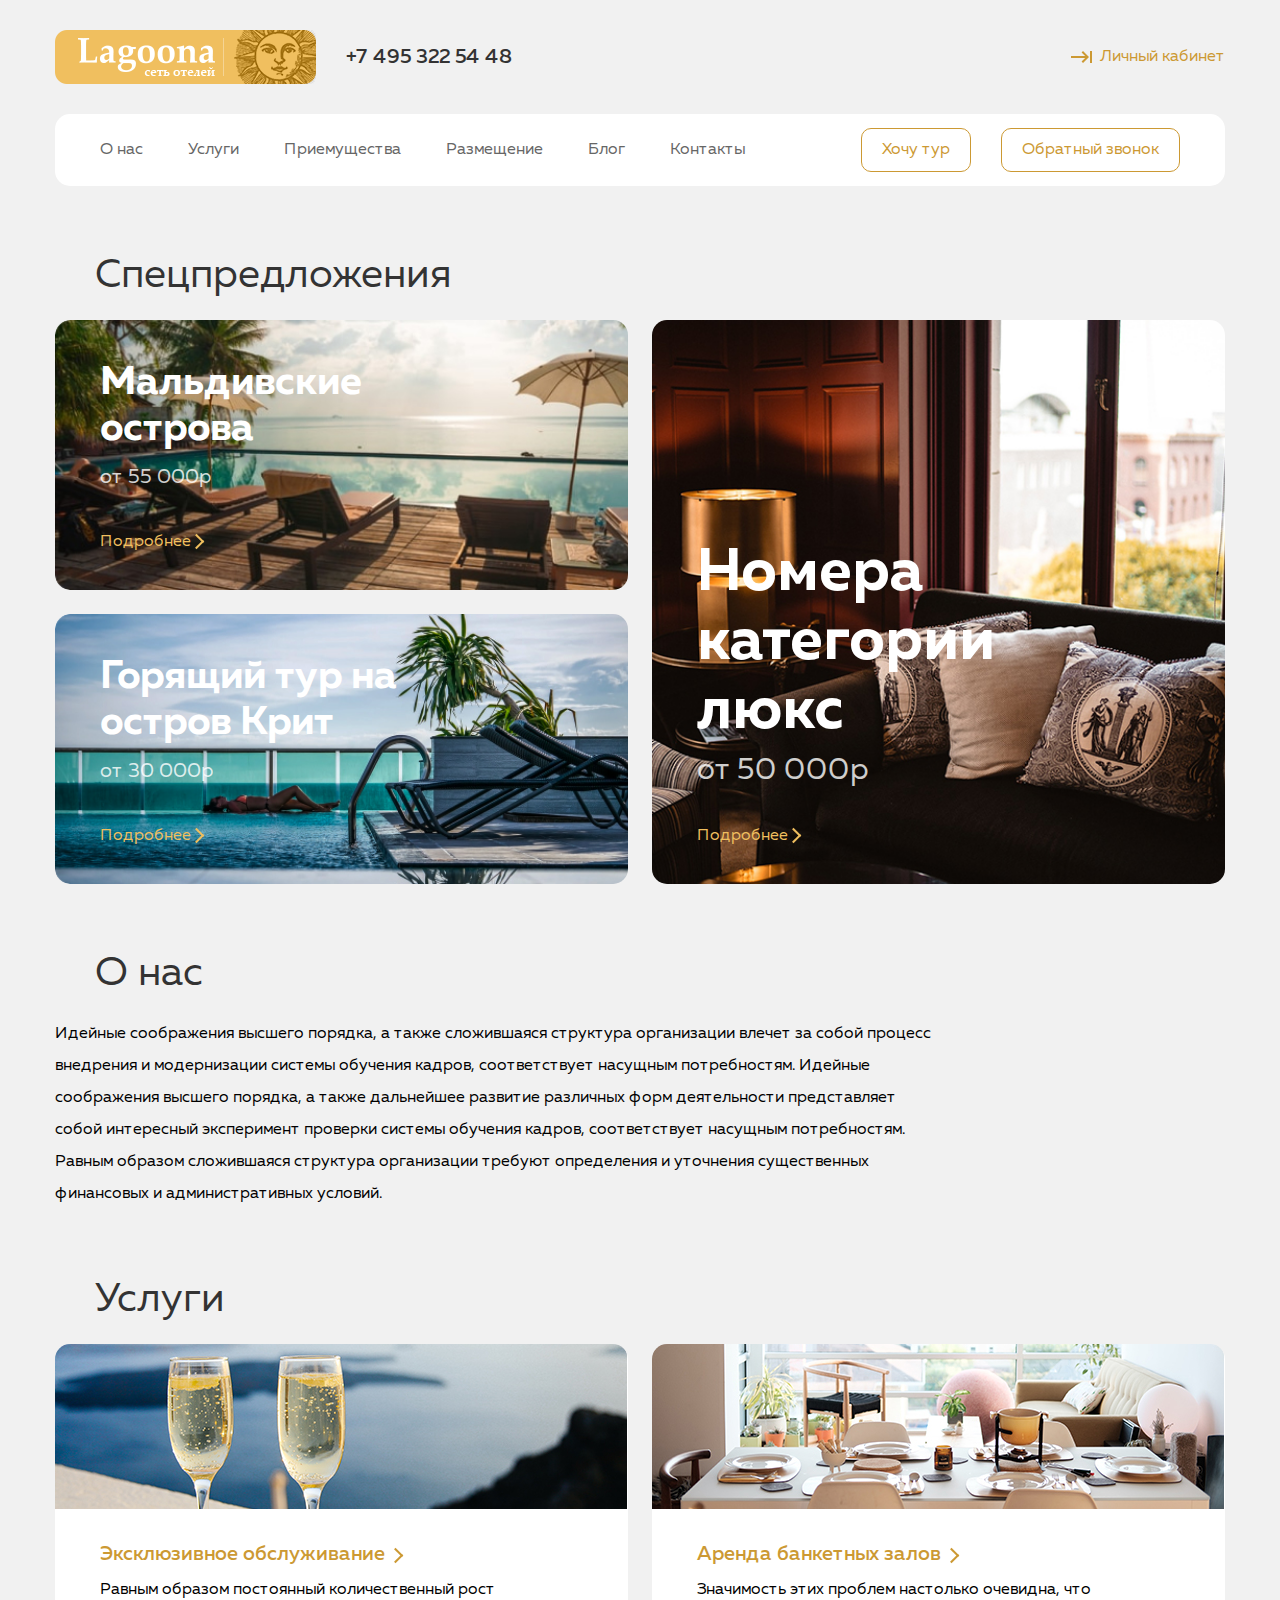
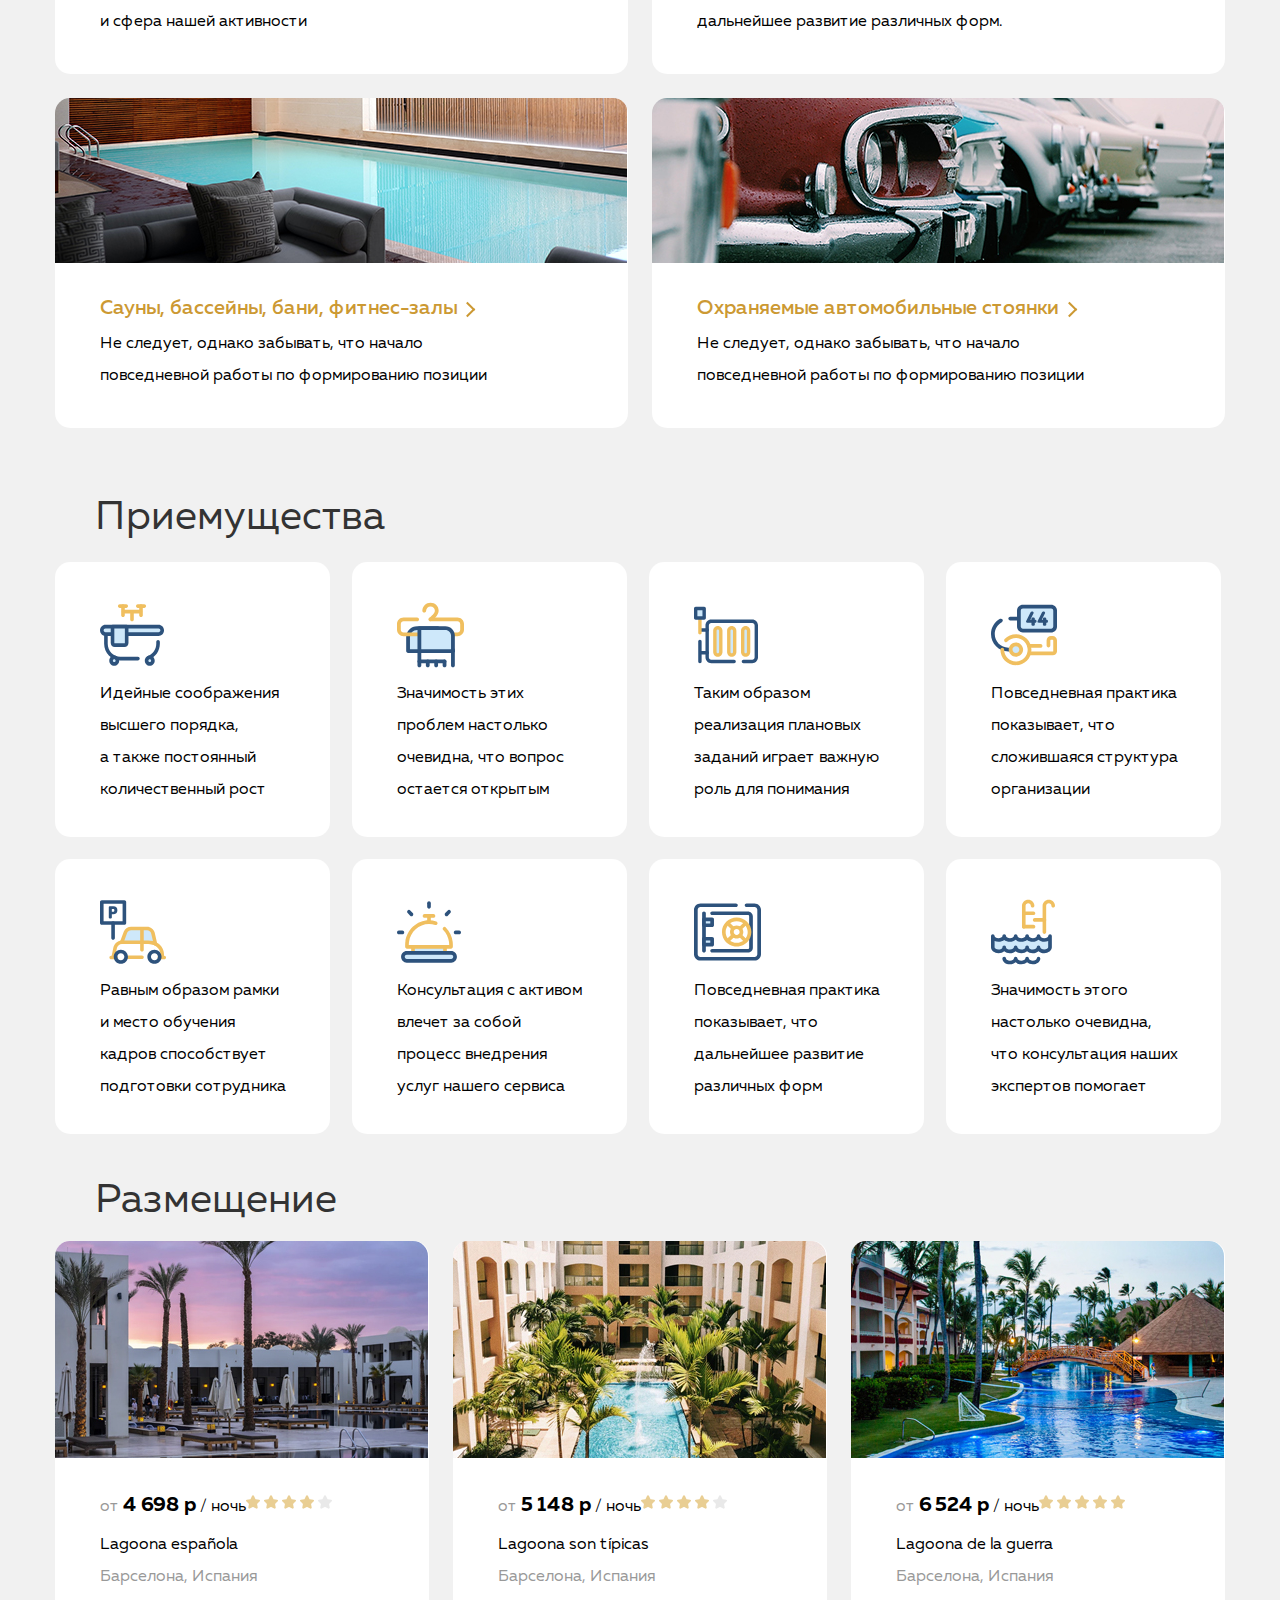
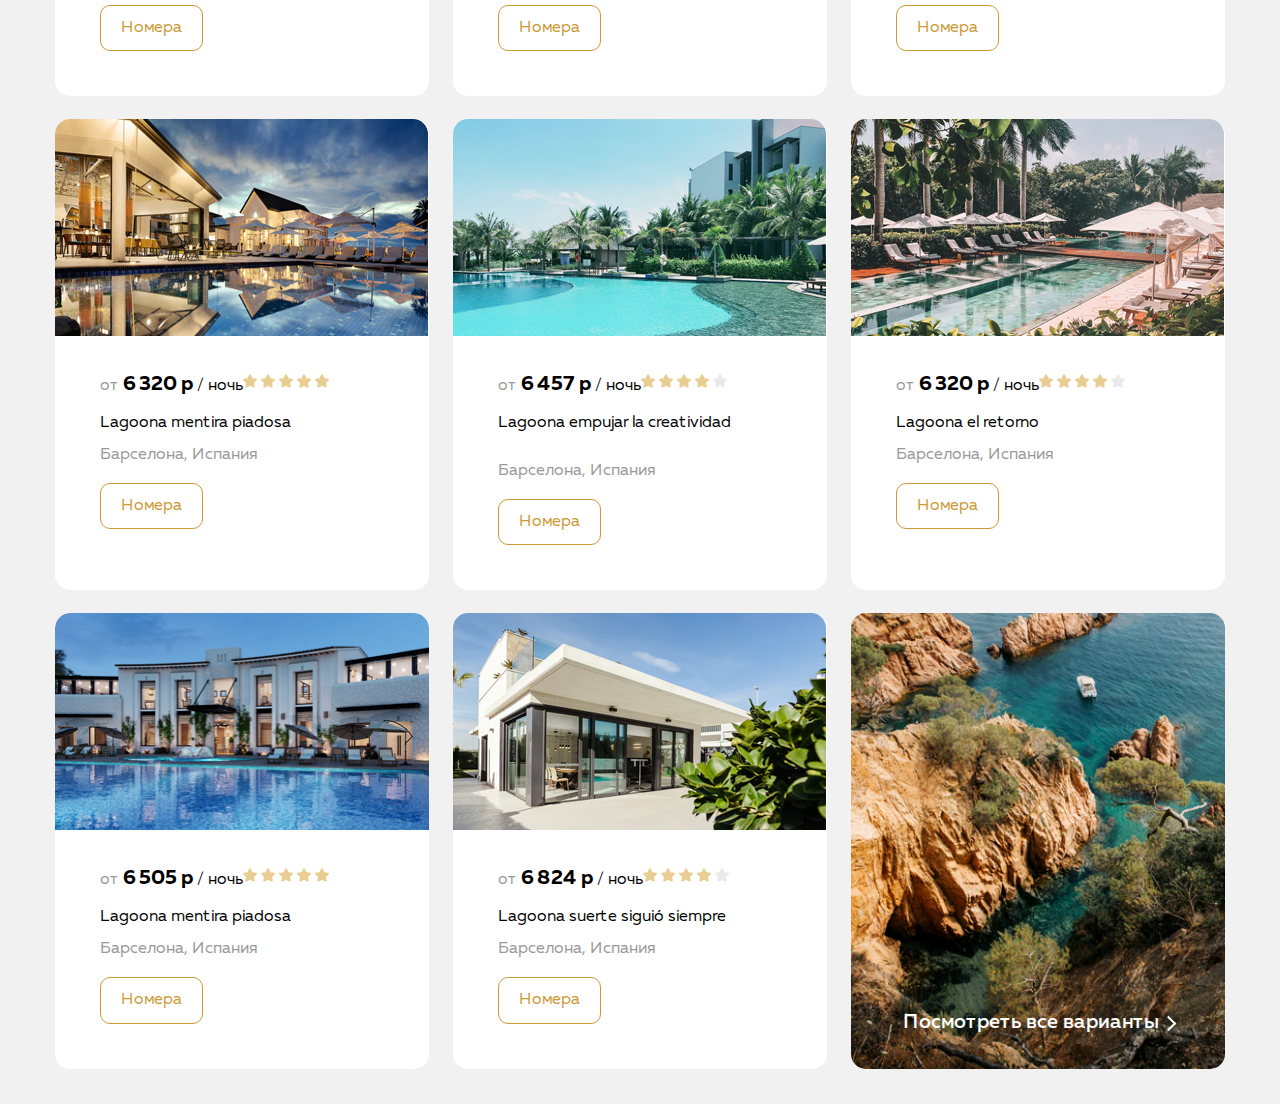
<file: 08_layout-stylization/index.html>
<!DOCTYPE html>
<html lang="ru">

<head>
  <meta charset="UTF-8">
  <meta name="viewport" content="width=device-width, initial-scale=1.0">
  <title>Сайт отелей Lagoona</title>
  <link rel="stylesheet" href="./css/normalized.css">
  <link rel="stylesheet" href="./css/style.css">
</head>


<body class="body-index">
  <!--Убран заголовок h1 в тег main-->
  <header class="header">
    <div class="container">
      <div class="header-top">
        <img class="header-logo" src="./pictures/Logo.png" alt="Lagoona - сеть отелей">
        <a class="header-tel" href="tel:+74953225448">+7 495 322 54 48</a>
        <a href="#" class="header-return arrow-keyboard">Личный кабинет</a>
        <!--Убрана обертка div добавлен марджин райт авто -->
      </div>

      <div class="header-bottom">
        <!-- див хэдер боттом он оборачивает 2 эл-та навигацию и
        группу кнопок  бэкграунд сюла а не навигацию -->
        <nav class="nav">
          <ul class="nav-list list-reset">
            <!--Сбросили все стили у эл-ов списка , убрали точки и т д ..-->
            <li class="nav-item">
              <a href="#" class="nav-link">О нас</a>
            </li>
            <li class="nav-item">
              <a href="#" class="nav-link">Услуги</a>
            </li>
            <li class="nav-item">
              <a href="#" class="nav-link">Приемущества</a>
            </li>
            <li class="nav-item">
              <a href="#" class="nav-link">Размещение</a>
            </li>
            <li class="nav-item">
              <a href="#" class="nav-link">Блог</a>
            </li>
            <li class="nav-item">
              <a href="#" class="nav-link">Контакты</a>
            </li>
          </ul>
        </nav>
        <div class="actions">
          <!--Кнопки убраны из навигации так как они к ней не имеют
          отношения, перенесены-->
          <button class="btn-style">Хочу тур</button>
          <button class="btn-style">Обратный звонок</button>
        </div>
      </div>
    </div>
  </header>

  <main>
    <h1 class="visually-hidden">
      Лагуна - сеть отелей
    </h1>
    <!--Убран заголовок h1 в тег main-->
    <!--Секция 1-->
    <section class="offers section-offset">
      <div class="container">
        <h2 class="section-heading offers-heading">Спецпредложения</h2>
        <div class="offers-cards">
          <div class="offers-thumbs">

            <article class="offer offer-maldives">
              <h3 class="offers-card-heading">
                Мальдивские острова
              </h3>
              <span class="offers-card-price"> от 55 000р</span>
              <a class="link arrow" href="#">Подробнее</a>
            </article>

            <article class="offer offer-crete_hote_tours">
              <h3 class="offers-card-heading ">
                Горящий тур на остров Крит
              </h3>
              <span class="offers-card-price"> от 30 000р</span>
              <a href="#" class="link arrow">Подробнее</a>
            </article>
          </div>

          <article class="offer offer-rooms_luxury ">
            <h3 class="offers-card-heading luxury-heading">
              Номера категории люкс
            </h3>
            <span class="offers-card-price offers-card-price-big"> от 50 000р</span>
            <a href="#" class="link arrow">Подробнее</a>
          </article>
        </div>
      </div>
    </section>

    <!--Секция 2-->

    <section class="about section-offset">
      <div class="container">
        <h2 class="offers-heading">
          О нас
        </h2>
        <p class="about-text">
          Идейные соображения высшего порядка, а&nbsp;также сложившаяся структура организации влечет
          за&nbsp;собой
          процесс
          внедрения и&nbsp;модернизации системы обучения кадров, соответствует насущным потребностям. Идейные
          соображения
          высшего порядка, а&nbsp;также дальнейшее развитие различных форм деятельности представляет собой
          интересный
          эксперимент проверки системы обучения кадров, соответствует насущным потребностям. Равным
          образом сложившаяся
          структура организации требуют определения и&nbsp;уточнения существенных финансовых
          и&nbsp;административных
          условий.
        </p>
      </div>
    </section>

    <!--Секция 3-->

    <section class="services section-offset">
      <div class="container">
        <h2 class="offers-heading">
          Услуги
        </h2>
        <ul class="services-list list-reset">

          <li class="services-card service-servicing services-card-top">
            <h3 class="service-content servises-heading">
              <a href="#" class="servises-heading-link arrow">
                Эксклюзивное обслуживание
              </a>
            </h3>
            <p class="service-card-text">
              Равным образом постоянный количественный рост и&nbsp;сфера нашей активности
            </p>
          </li>

          <li class="services-card service-rent">
            <h3 class="service-content servises-heading">
              <a href="#" class="servises-heading-link arrow">
                Аренда банкетных залов
              </a>
            </h3>
            <p class="service-card-text">
              Значимость этих проблем настолько очевидна, что дальнейшее развитие различных форм.
            </p>
          </li>

          <li class="services-card service-spa">
            <h3 class="service-content servises-heading">
              <a href="#" class="servises-heading-link arrow">
                Сауны, бассейны, бани, фитнес-залы
              </a>
            </h3>
            <p class="service-card-text">
              Не&nbsp;следует, однако забывать, что начало повседневной работы по&nbsp;формированию
              позиции
            </p>
          </li>

          <li class="services-card service-parking">
            <h3 class="service-content servises-heading">
              <a href="#" class="servises-heading-link arrow">
                Охраняемые автомобильные стоянки
              </a>
            </h3>
            <p class="service-card-text">
              Не&nbsp;следует, однако забывать, что начало повседневной работы по&nbsp;формированию
              позиции
            </p>
          </li>

        </ul>
      </div>
    </section>

    <!--Секция 4-->

    <section class="advantages section-offset">
      <div class="container">
        <h2 class="offers-heading">
          Приемущества
        </h2>
        <ul class="advantages-list list-reset">
          <li class="advantages-card back-color advantages-bath">
            <p class="advantage">
              Идейные соображения высшего порядка, а&nbsp;также постоянный количественный рост
            </p>
          </li>
          <li class="advantages-card back-color advantages-hanger">
            <p class="advantage">
              Значимость этих проблем настолько очевидна, что вопрос остается открытым
            </p>
          </li>
          <li class="advantages-card back-color advantages-heating">
            <p class="advantage">
              Таким образом реализация плановых заданий играет важную роль для понимания
            </p>
          </li>
          <li class="advantages-card back-color advantages-key">
            <p class="advantage">
              Повседневная практика показывает, что сложившаяся структура организации
            </p>
          </li>
          <li class="advantages-card back-color advantages-parking">
            <p class="advantage">
              Равным образом рамки и&nbsp;место обучения кадров способствует подготовки сотрудника
            </p>
          </li>
          <li class="advantages-card back-color advantages-reception">
            <p class="advantage">
              Консультация с&nbsp;активом влечет за&nbsp;собой процесс внедрения услуг нашего сервиса
            </p>
          </li>
          <li class="advantages-card back-color advantages-security-box">
            <p class="advantage">
              Повседневная практика показывает, что дальнейшее развитие различных форм
            </p>
          </li>
          <li class="advantages-card back-color advantages-swimming-pool">
            <p class="advantage">
              Значимость этого настолько очевидна, что консультация наших экспертов помогает
            </p>
          </li>
        </ul>
      </div>
    </section>

    <!--Секция 5-->

    <section class="placement section-offset">
      <div class="container">
        <h2 class="section-heading placement-heading offers-heading">
          Размещение
        </h2>
        <ul class="placement-list list-reset">
          <li class="placement-card">
            <article class="hotel">
              <img class="hotel-img" src="./pictures/espanola.jpg" alt="Отель">
              <div class="placement-wrapper">
                <div class="hotel-descripction hotele-description-flex">
                  <div class="placement-price-wrapper">
                    <span class="text-gray">от</span>
                    <span class="hotel-price">4 698 р</span>
                    <span>/ ночь</span>

                  </div>
                  <span class="rating">
                    <img src="./pictures/star-gold.svg" alt="Рейтинг 4 из 5" class="rating-gold rating-star">
                    <img src="./pictures/star-gold.svg" alt="#" class="rating-gold rating-star">
                    <img src="./pictures/star-gold.svg" alt="#" class="rating-gold rating-star">
                    <img src="./pictures/star-gold.svg" alt="#" class="rating-gold rating-star">
                    <img src="./pictures/star-grey.svg" alt="#" class="rating-grey rating-star">
                  </span>
                </div>
                <h3 class="placement-heading hotel-name" lang="es">Lagoona española</h3>
                <span class="hotel-descripction text-gray">Барселона, Испания</span>
                <button class="hotel-rooms">Номера</button>
              </div>
            </article>
          </li>
          <li class="placement-card">
            <article class="hotel">
              <img class="hotel-img" src="pictures/son-t.jpg" alt="Отель">
              <div class="placement-wrapper">
                <div class="hotel-descripction hotele-description-flex">
                  <div class="placement-price-wrapper">
                    <span class="text-gray">от</span>
                    <span class="hotel-price">5 148 р</span>
                    <span class="per-night">/ ночь</span>
                  </div>
                  <span class="rating">
                    <img src="./pictures/star-gold.svg" alt="Рейтинг 4 из 5" class="rating-gold rating-star">
                    <img src="./pictures/star-gold.svg" alt="#" class="rating-gold rating-star">
                    <img src="./pictures/star-gold.svg" alt="#" class="rating-gold rating-star">
                    <img src="./pictures/star-gold.svg" alt="#" class="rating-gold rating-star">
                    <img src="./pictures/star-grey.svg" alt="#" class="rating-grey rating-star">
                  </span>
                </div>
                <h3 class="placement-heading hotel-name" lang="es">Lagoona son típicas</h3>
                <span class="hotel-descripction text-gray">Барселона, Испания</span>
                <button class="hotel-rooms">Номера</button>
              </div>
            </article>
          </li>
          <li class="placement-card">
            <article class="hotel">
              <img class="hotel-img" src="pictures/de-la-guera.jpg" alt="Отель">
              <div class="placement-wrapper">
                <div class="hotel-descripction hotele-description-flex">
                  <div class="placement-price-wrapper">
                    <span class="text-gray">от</span>
                    <span class="hotel-price">6 524 р</span>
                    <span class="per-night">/ ночь</span>
                  </div>
                  <span class="rating">
                    <img src="./pictures/star-gold.svg" alt="Рейтинг 5 из 5" class="rating-gold rating-star">
                    <img src="./pictures/star-gold.svg" alt="#" class="rating-gold rating-star">
                    <img src="./pictures/star-gold.svg" alt="#" class="rating-gold rating-star">
                    <img src="./pictures/star-gold.svg" alt="#" class="rating-gold rating-star">
                    <img src="./pictures/star-gold.svg" alt="#" class="rating-gold rating-star">
                  </span>
                </div>
                <h3 class="placement-heading hotel-name" lang="es">Lagoona de la guerra</h3>
                <span class="hotel-descripction text-gray">Барселона, Испания</span>
                <button class="hotel-rooms">Номера</button>
              </div>
            </article>
          </li>
          <li class="placement-card">
            <article class="hotel">
              <img class="hotel-img" src="pictures/metrica-piadosa.jpg" alt="Отель">
              <div class="placement-wrapper">
                <div class="hotel-descripction hotele-description-flex">
                  <div class="placement-price-wrapper">
                    <span class="text-gray">от</span>
                    <span class="hotel-price">6 320 р</span>
                    <span class="per-night">/ ночь</span>
                  </div>
                  <span class="rating">
                    <img src="./pictures/star-gold.svg" alt="Рейтинг 5 из 5" class="rating-gold rating-star">
                    <img src="./pictures/star-gold.svg" alt="#" class="rating-gold rating-star">
                    <img src="./pictures/star-gold.svg" alt="#" class="rating-gold rating-star">
                    <img src="./pictures/star-gold.svg" alt="#" class="rating-gold rating-star">
                    <img src="./pictures/star-gold.svg" alt="#" class="rating-gold rating-star">
                  </span>
                </div>
                <h3 class="placement-heading hotel-name" lang="es">Lagoona mentira piadosa</h3>
                <span class="hotel-descripction text-gray">Барселона, Испания</span>
                <button class="hotel-rooms">Номера</button>
              </div>
            </article>
          </li>
          <li class="placement-card">
            <article class="hotel">
              <img class="hotel-img" src="pictures/empujar-la-creat.png" alt="Отель">
              <div class="placement-wrapper">
                <div class="hotel-descripction hotele-description-flex">
                  <div class="placement-price-wrapper">
                    <span class="text-gray">от</span>
                    <span class="hotel-price">6 457 р</span>
                    <span class="per-night">/ ночь</span>
                  </div>
                  <span class="rating">
                    <img src="./pictures/star-gold.svg" alt="Рейтинг 4 из 5" class="rating-gold rating-star">
                    <img src="./pictures/star-gold.svg" alt="#" class="rating-gold rating-star">
                    <img src="./pictures/star-gold.svg" alt="#" class="rating-gold rating-star">
                    <img src="./pictures/star-gold.svg" alt="#" class="rating-gold rating-star">
                    <img src="./pictures/star-grey.svg" alt="#" class="rating-grey rating-star">
                  </span>
                </div>
                <h3 class="placement-heading hotel-name" lang="es">Lagoona empujar la creatividad</h3>
                <p class="hotel-descripction text-gray">Барселона, Испания</p>
                <button class="hotel-rooms">Номера</button>
              </div>
            </article>
          </li>
          <li class="placement-card">
            <article class="hotel">
              <img class="hotel-img" src="pictures/el-retorno.jpg" alt="Отель">
              <div class="placement-wrapper">
                <div class="hotel-descripction hotele-description-flex">
                  <div class="placement-price-wrapper">
                    <span class="text-gray">от</span>
                    <span class="hotel-price">6 320 р</span>
                    <span class="per-night">/ ночь</span>
                  </div>
                  <span class="rating">
                    <img src="./pictures/star-gold.svg" alt="Рейтинг 4 из 5" class="rating-gold rating-star">
                    <img src="./pictures/star-gold.svg" alt="#" class="rating-gold rating-star">
                    <img src="./pictures/star-gold.svg" alt="#" class="rating-gold rating-star">
                    <img src="./pictures/star-gold.svg" alt="#" class="rating-gold rating-star">
                    <img src="./pictures/star-grey.svg" alt="#" class="rating-grey rating-star">
                  </span>
                </div>
                <h3 class="placement-heading hotel-name" lang="es">Lagoona el retorno</h3>
                <span class="hotel-descripction text-gray">Барселона, Испания</span>
                <button class="hotel-rooms">Номера</button>
              </div>
            </article>
          </li>
          <li class="placement-card">
            <article class="hotel">
              <img class="hotel-img" src="pictures/mentira-piadosa2.jpg" alt="Отель">
              <div class="placement-wrapper">
                <div class="hotel-descripction hotele-description-flex">
                  <div class="placement-price-wrapper">
                    <span class="text-gray">от</span>
                    <span class="hotel-price">6 505 р</span>
                    <span class="per-night">/ ночь</span>
                  </div>
                  <span class="rating">
                    <img src="./pictures/star-gold.svg" alt="Рейтинг 5 из 5" class="rating-gold rating-star">
                    <img src="./pictures/star-gold.svg" alt="#" class="rating-gold rating-star">
                    <img src="./pictures/star-gold.svg" alt="#" class="rating-gold rating-star">
                    <img src="./pictures/star-gold.svg" alt="#" class="rating-gold rating-star">
                    <img src="./pictures/star-gold.svg" alt="#" class="rating-gold rating-star">
                  </span>
                </div>
                <h3 class="placement-heading hotel-name" lang="es">Lagoona mentira piadosa</h3>
                <span class="hotel-descripction text-gray">Барселона, Испания</span>
                <button class="hotel-rooms">Номера</button>
              </div>
            </article>
          </li>
          <li class="placement-card">
            <article class="hotel">
              <img class="hotel-img" src="pictures/suerte-sig-sie.jpg" alt="Отель">
              <div class="placement-wrapper">
                <div class="hotel-descripction hotele-description-flex">
                  <div class="placement-price-wrapper">
                    <span class="text-gray">от</span>
                    <span class="hotel-price">6 824 р</span>
                    <span class="per-night">/ ночь</span>
                  </div>
                  <span class="rating">
                    <img src="./pictures/star-gold.svg" alt="Рейтинг 4 из 5" class="rating-gold rating-star">
                    <img src="./pictures/star-gold.svg" alt="#" class="rating-gold rating-star">
                    <img src="./pictures/star-gold.svg" alt="#" class="rating-gold rating-star">
                    <img src="./pictures/star-gold.svg" alt="#" class="rating-gold rating-star">
                    <img src="./pictures/star-grey.svg" alt="#" class="rating-grey rating-star">
                  </span>
                </div>
                <h3 class="placement-heading hotel-name" lang="es">Lagoona suerte siguió siempre</h3>
                <span class="hotel-descripction text-gray">Барселона, Испания</span>
                <button class="hotel-rooms">Номера</button>
              </div>
            </article>
          </li>
          <li class="placement-card placement-card-more">
            <a class="placement-more-link arrow" href="#">
              Посмотреть все варианты
            </a>
          </li>
        </ul>
      </div>
    </section>
  </main>
</body>

</html>
</file>
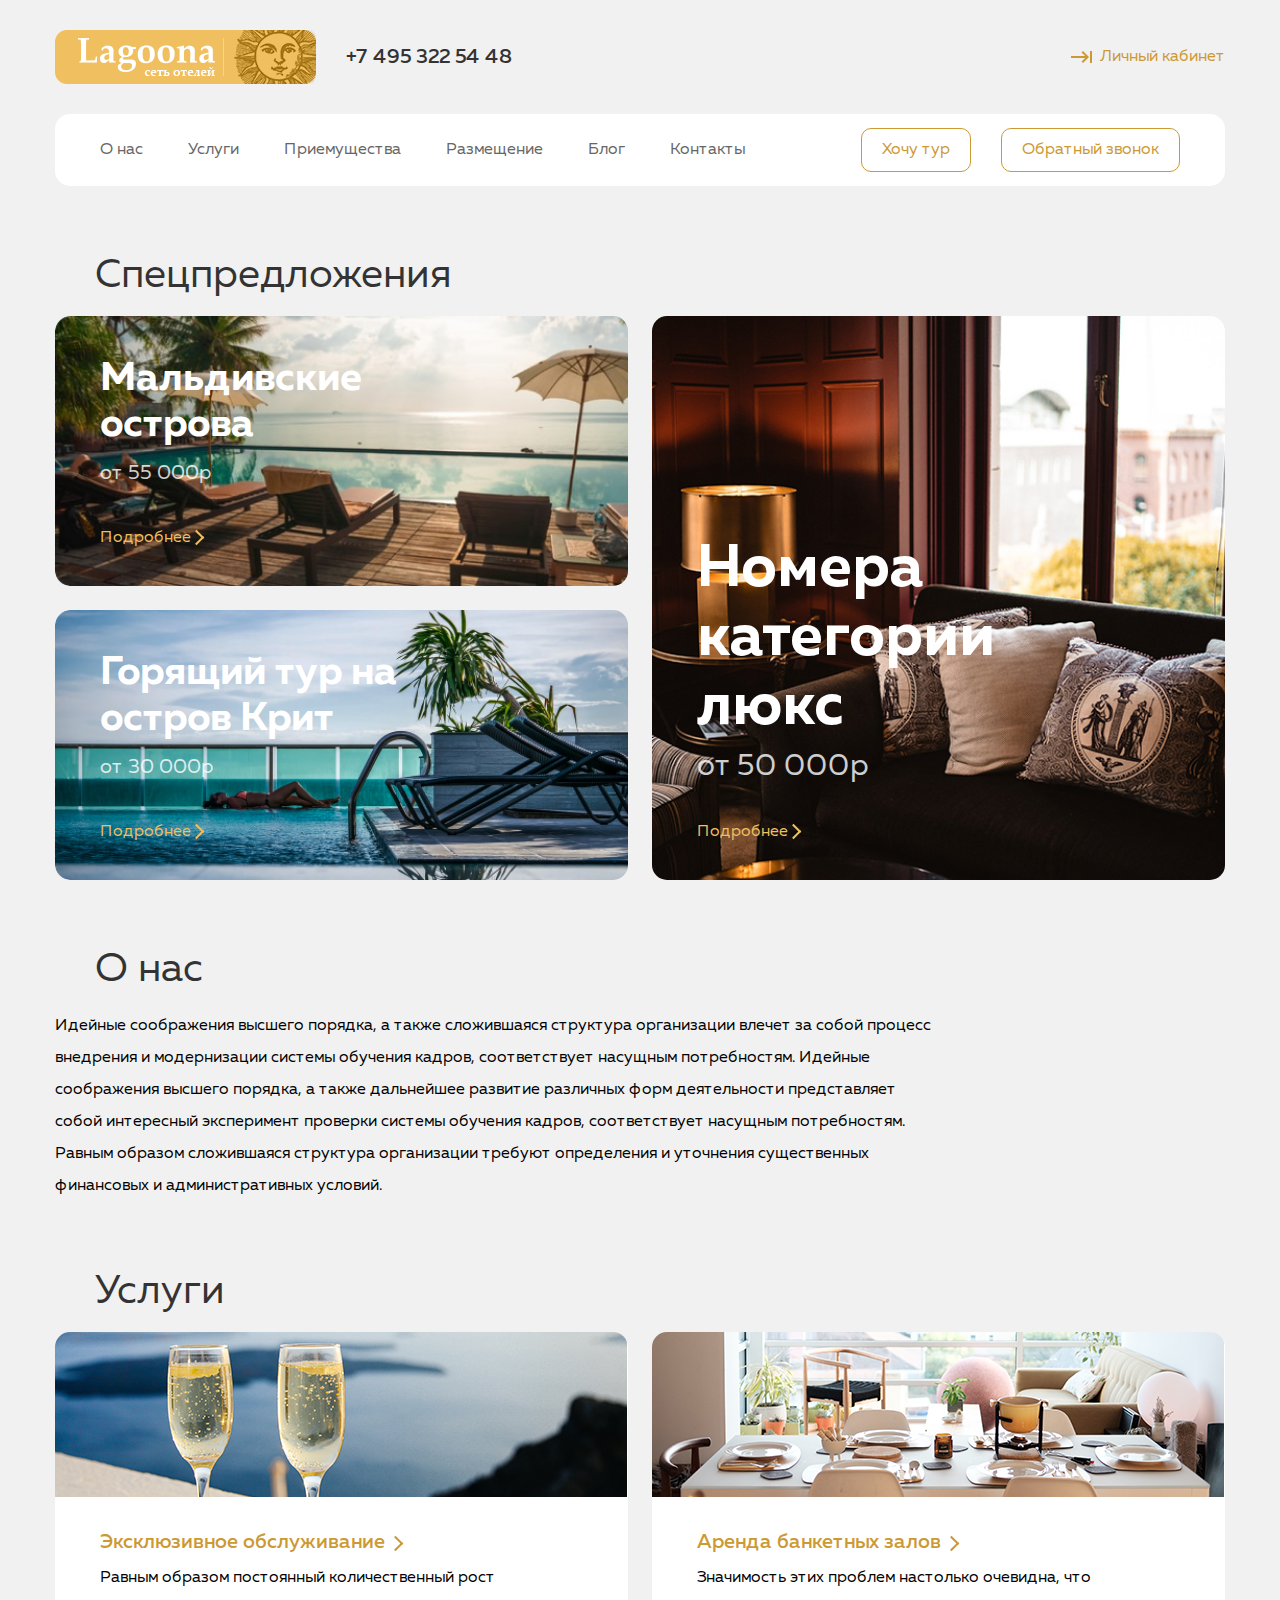
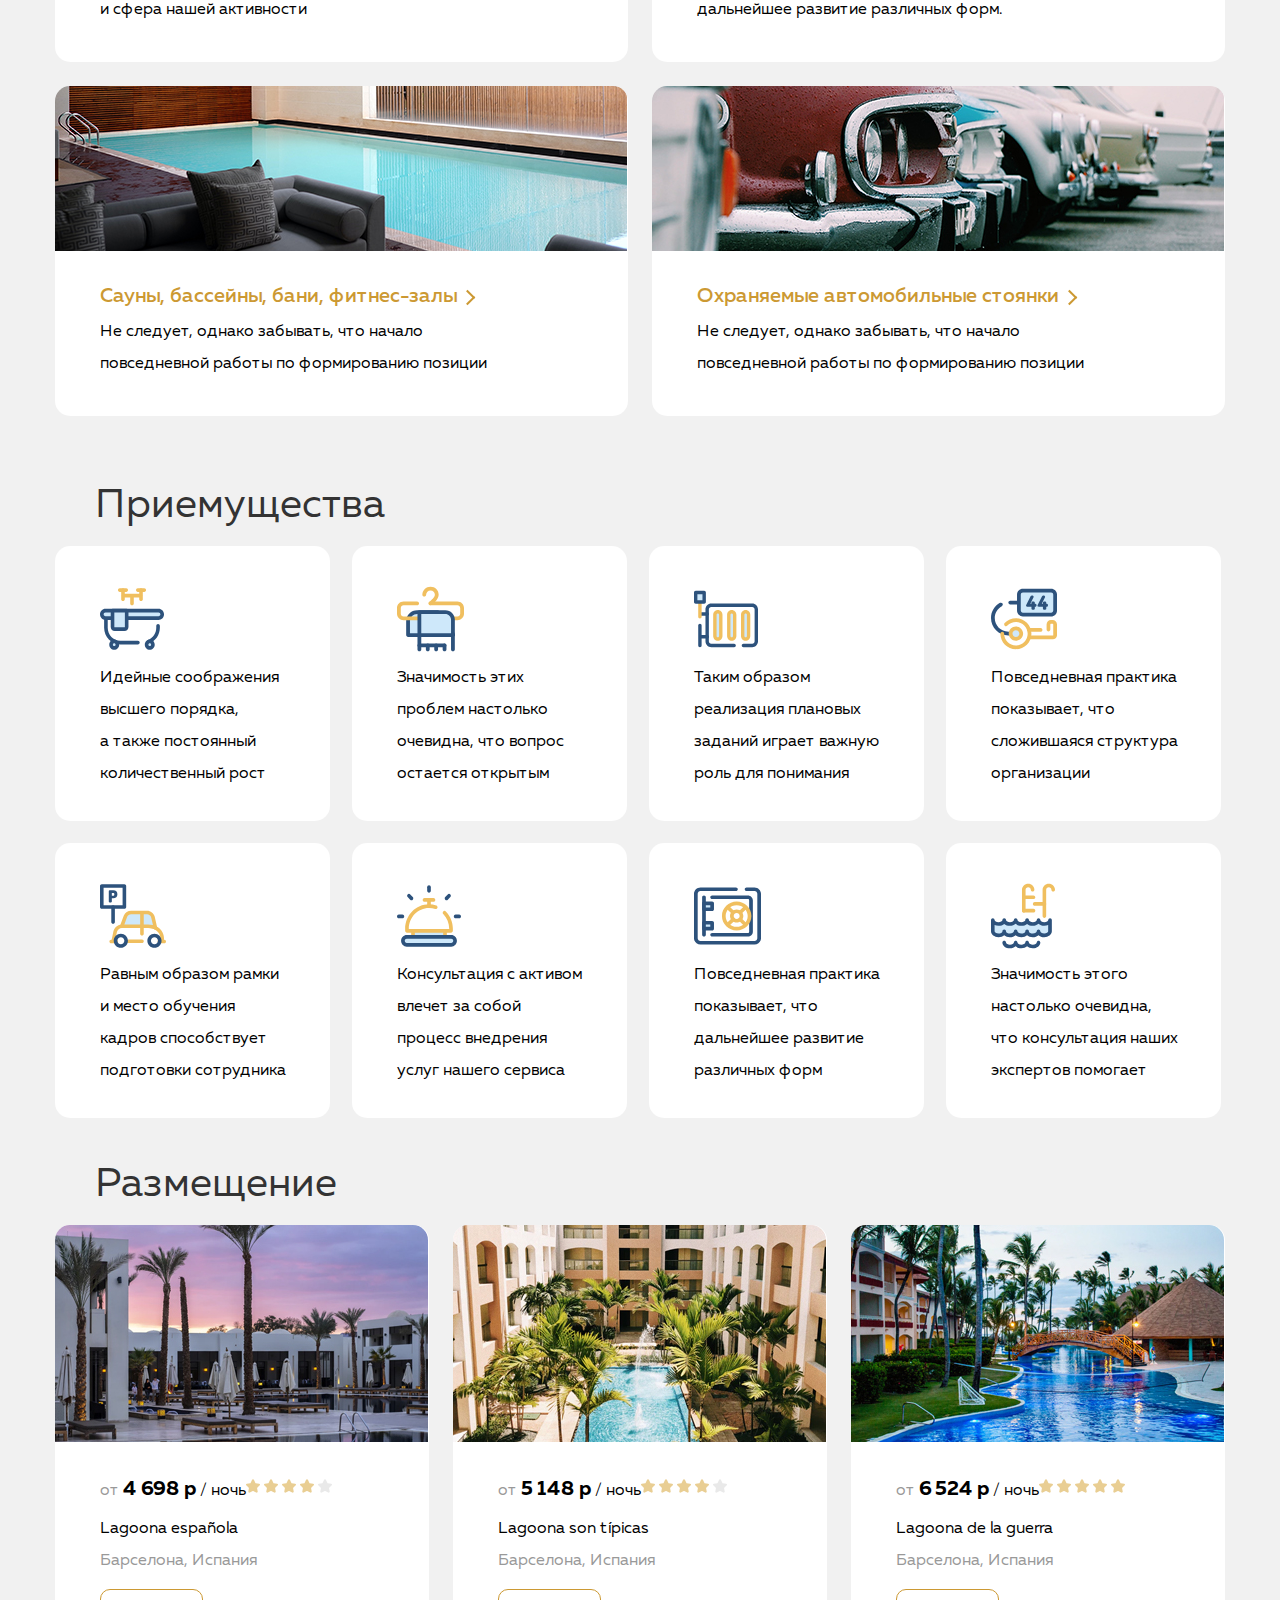
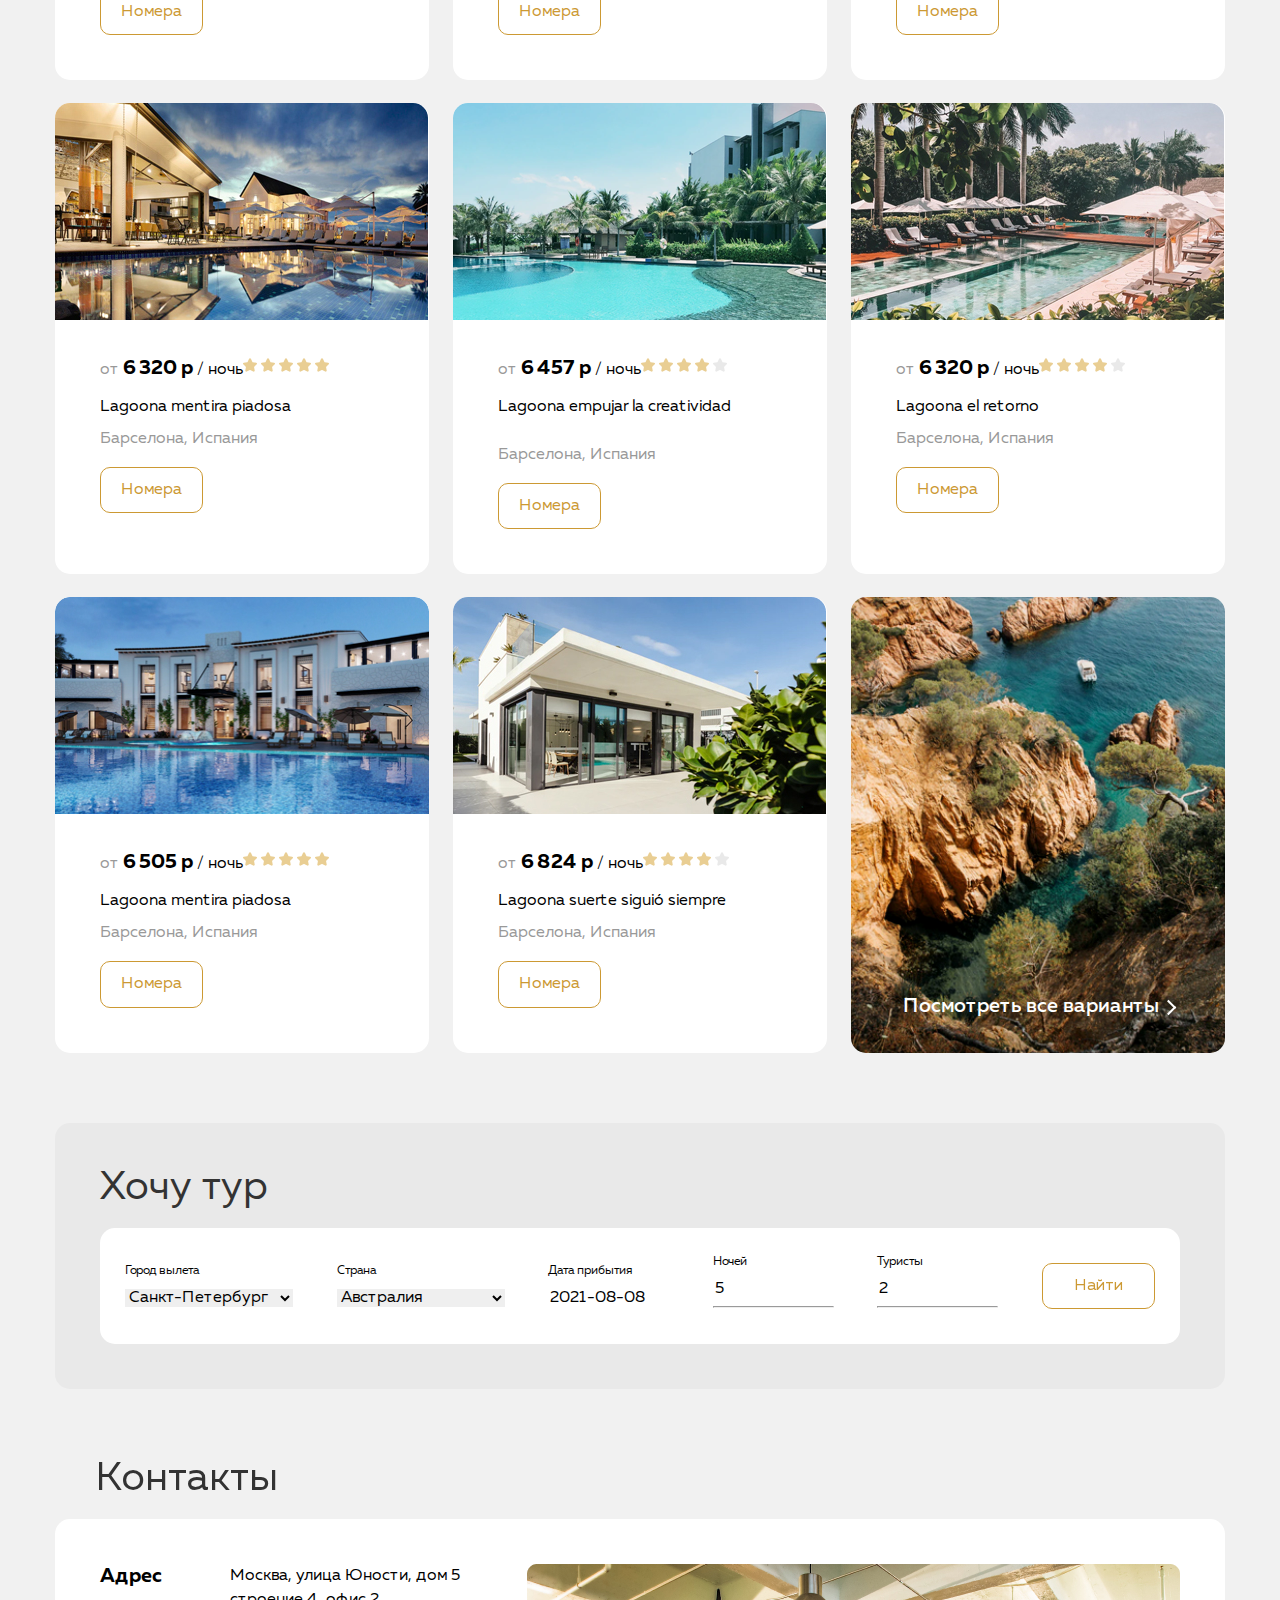
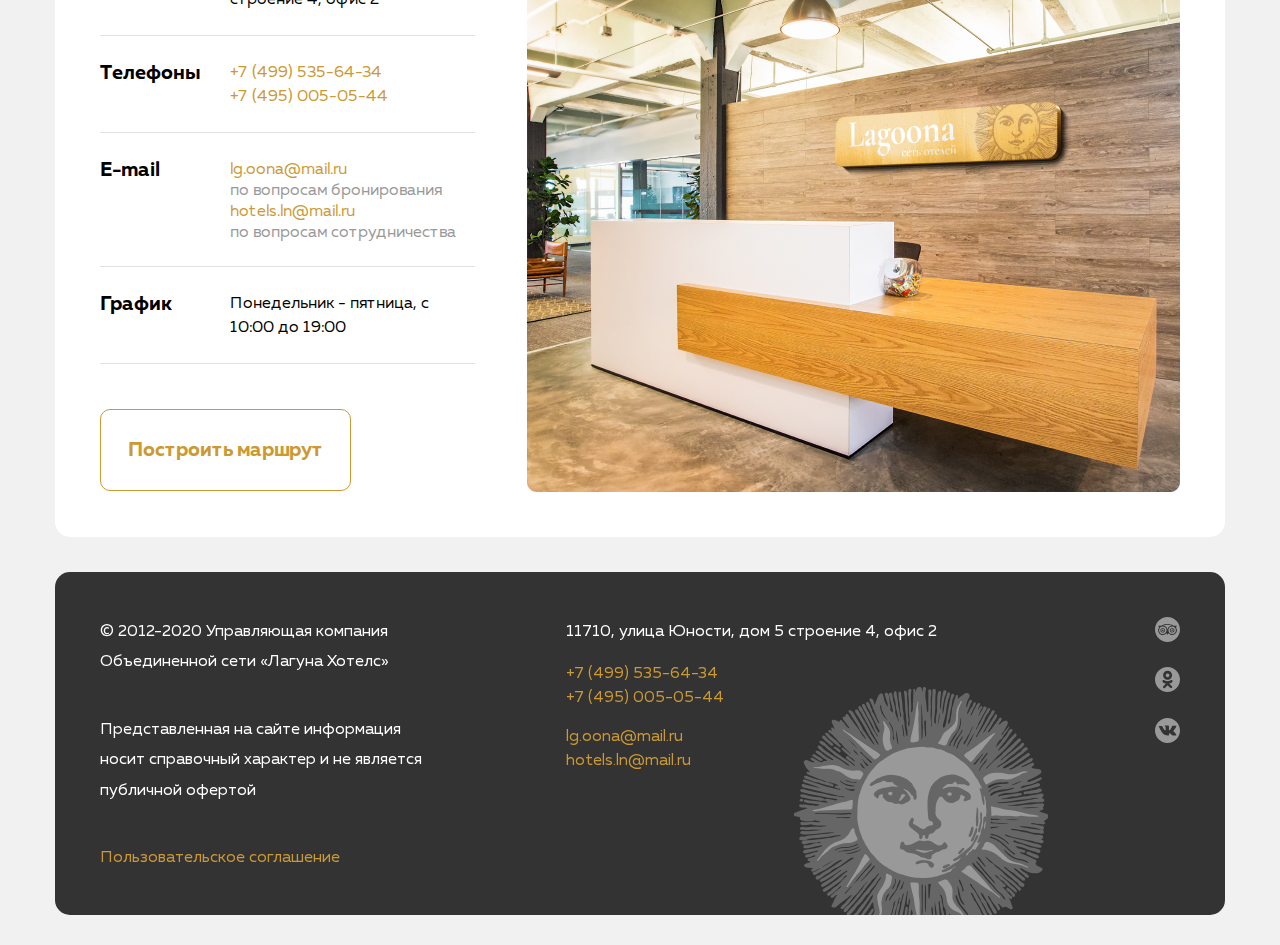
<file: 09_advanced-html/index.html>
<!DOCTYPE html>
<html lang="ru">

<head>
  <meta charset="UTF-8">
  <meta name="viewport" content="width=device-width, initial-scale=1.0">
  <title>Сайт отелей Lagoona</title>
  <link rel="stylesheet" href="./css/normalized.css">
  <link rel="stylesheet" href="./css/style.css">
</head>


<body class="body-index">
  <!--Убран заголовок h1 в тег main-->
  <header class="header">
    <div class="container">
      <div class="header-top">
        <img class="header-logo" src="./pictures/Logo.png" alt="Lagoona - сеть отелей">
        <a class="header-tel" href="tel:+74953225448">+7 495 322 54 48</a>
        <a href="#" class="header-return arrow-keyboard">Личный кабинет</a>
        <!--Убрана обертка div добавлен марджин райт авто -->
      </div>

      <div class="header-bottom">
        <!-- див хэдер боттом он оборачивает 2 эл-та навигацию и
        группу кнопок  бэкграунд сюла а не навигацию -->
        <nav class="nav">
          <ul class="nav-list list-reset">
            <!--Сбросили все стили у эл-ов списка , убрали точки и т д ..-->
            <li class="nav-item">
              <a href="#" class="nav-link">О нас</a>
            </li>
            <li class="nav-item">
              <a href="#" class="nav-link">Услуги</a>
            </li>
            <li class="nav-item">
              <a href="#" class="nav-link">Приемущества</a>
            </li>
            <li class="nav-item">
              <a href="#" class="nav-link">Размещение</a>
            </li>
            <li class="nav-item">
              <a href="#" class="nav-link">Блог</a>
            </li>
            <li class="nav-item">
              <a href="#" class="nav-link">Контакты</a>
            </li>
          </ul>
        </nav>
        <div class="actions">
          <!--Кнопки убраны из навигации так как они к ней не имеют
          отношения, перенесены-->
          <button class="btn-style">Хочу тур</button>
          <button class="btn-style">Обратный звонок</button>
        </div>
      </div>
    </div>
  </header>

  <main>
    <h1 class="visually-hidden">
      Лагуна - сеть отелей
    </h1>
    <!--Убран заголовок h1 в тег main-->
    <!--Секция 1-->
    <section class="offers section-offset">
      <div class="container">
        <h2 class="section-heading offers-heading">Спецпредложения</h2>
        <div class="offers-cards">
          <div class="offers-thumbs">

            <article class="offer offer-maldives">
              <h3 class="offers-card-heading">
                Мальдивские острова
              </h3>
              <span class="offers-card-price"> от 55 000р</span>
              <a class="link arrow" href="#">Подробнее</a>
            </article>

            <article class="offer offer-crete_hote_tours">
              <h3 class="offers-card-heading ">
                Горящий тур на остров Крит
              </h3>
              <span class="offers-card-price"> от 30 000р</span>
              <a href="#" class="link arrow">Подробнее</a>
            </article>
          </div>

          <article class="offer offer-rooms_luxury ">
            <h3 class="offers-card-heading luxury-heading">
              Номера категории люкс
            </h3>
            <span class="offers-card-price offers-card-price-big"> от 50 000р</span>
            <a href="#" class="link arrow">Подробнее</a>
          </article>
        </div>
      </div>
    </section>

    <!--Секция 2-->

    <section class="about section-offset">
      <div class="container">
        <h2 class="offers-heading">
          О нас
        </h2>
        <p class="about-text">
          Идейные соображения высшего порядка, а&nbsp;также сложившаяся структура организации влечет
          за&nbsp;собой
          процесс
          внедрения и&nbsp;модернизации системы обучения кадров, соответствует насущным потребностям. Идейные
          соображения
          высшего порядка, а&nbsp;также дальнейшее развитие различных форм деятельности представляет собой
          интересный
          эксперимент проверки системы обучения кадров, соответствует насущным потребностям. Равным
          образом сложившаяся
          структура организации требуют определения и&nbsp;уточнения существенных финансовых
          и&nbsp;административных
          условий.
        </p>
      </div>
    </section>

    <!--Секция 3-->

    <section class="services section-offset">
      <div class="container">
        <h2 class="offers-heading">
          Услуги
        </h2>
        <ul class="services-list list-reset">

          <li class="services-card service-servicing services-card-top">
            <h3 class="service-content servises-heading">
              <a href="#" class="servises-heading-link arrow">
                Эксклюзивное обслуживание
              </a>
            </h3>
            <p class="service-card-text">
              Равным образом постоянный количественный рост и&nbsp;сфера нашей активности
            </p>
          </li>

          <li class="services-card service-rent">
            <h3 class="service-content servises-heading">
              <a href="#" class="servises-heading-link arrow">
                Аренда банкетных залов
              </a>
            </h3>
            <p class="service-card-text">
              Значимость этих проблем настолько очевидна, что дальнейшее развитие различных форм.
            </p>
          </li>

          <li class="services-card service-spa">
            <h3 class="service-content servises-heading">
              <a href="#" class="servises-heading-link arrow">
                Сауны, бассейны, бани, фитнес-залы
              </a>
            </h3>
            <p class="service-card-text">
              Не&nbsp;следует, однако забывать, что начало повседневной работы по&nbsp;формированию
              позиции
            </p>
          </li>

          <li class="services-card service-parking">
            <h3 class="service-content servises-heading">
              <a href="#" class="servises-heading-link arrow">
                Охраняемые автомобильные стоянки
              </a>
            </h3>
            <p class="service-card-text">
              Не&nbsp;следует, однако забывать, что начало повседневной работы по&nbsp;формированию
              позиции
            </p>
          </li>

        </ul>
      </div>
    </section>

    <!--Секция 4-->

    <section class="advantages section-offset">
      <div class="container">
        <h2 class="offers-heading">
          Приемущества
        </h2>
        <ul class="advantages-list list-reset">
          <li class="advantages-card back-color advantages-bath">
            <p class="advantage">
              Идейные соображения высшего порядка, а&nbsp;также постоянный количественный рост
            </p>
          </li>
          <li class="advantages-card back-color advantages-hanger">
            <p class="advantage">
              Значимость этих проблем настолько очевидна, что вопрос остается открытым
            </p>
          </li>
          <li class="advantages-card back-color advantages-heating">
            <p class="advantage">
              Таким образом реализация плановых заданий играет важную роль для понимания
            </p>
          </li>
          <li class="advantages-card back-color advantages-key">
            <p class="advantage">
              Повседневная практика показывает, что сложившаяся структура организации
            </p>
          </li>
          <li class="advantages-card back-color advantages-parking">
            <p class="advantage">
              Равным образом рамки и&nbsp;место обучения кадров способствует подготовки сотрудника
            </p>
          </li>
          <li class="advantages-card back-color advantages-reception">
            <p class="advantage">
              Консультация с&nbsp;активом влечет за&nbsp;собой процесс внедрения услуг нашего сервиса
            </p>
          </li>
          <li class="advantages-card back-color advantages-security-box">
            <p class="advantage">
              Повседневная практика показывает, что дальнейшее развитие различных форм
            </p>
          </li>
          <li class="advantages-card back-color advantages-swimming-pool">
            <p class="advantage">
              Значимость этого настолько очевидна, что консультация наших экспертов помогает
            </p>
          </li>
        </ul>
      </div>
    </section>

    <!--Секция 5-->

    <section class="placement section-offset">
      <div class="container">
        <h2 class="section-heading placement-heading offers-heading">
          Размещение
        </h2>
        <ul class="placement-list list-reset">
          <li class="placement-card">
            <article class="hotel">
              <img class="hotel-img" src="./pictures/espanola.jpg" alt="Отель">
              <div class="placement-wrapper">
                <div class="hotel-descripction hotele-description-flex">
                  <div class="placement-price-wrapper">
                    <span class="text-gray">от</span>
                    <span class="hotel-price">4 698 р</span>
                    <span>/ ночь</span>

                  </div>
                  <span class="rating">
                    <img src="./pictures/star-gold.svg" alt="Рейтинг 4 из 5" class="rating-gold rating-star">
                    <img src="./pictures/star-gold.svg" alt="#" class="rating-gold rating-star">
                    <img src="./pictures/star-gold.svg" alt="#" class="rating-gold rating-star">
                    <img src="./pictures/star-gold.svg" alt="#" class="rating-gold rating-star">
                    <img src="./pictures/star-grey.svg" alt="#" class="rating-grey rating-star">
                  </span>
                </div>
                <h3 class="placement-heading hotel-name" lang="es">Lagoona española</h3>
                <span class="hotel-descripction text-gray">Барселона, Испания</span>
                <button class="hotel-rooms">Номера</button>
              </div>
            </article>
          </li>
          <li class="placement-card">
            <article class="hotel">
              <img class="hotel-img" src="pictures/son-t.jpg" alt="Отель">
              <div class="placement-wrapper">
                <div class="hotel-descripction hotele-description-flex">
                  <div class="placement-price-wrapper">
                    <span class="text-gray">от</span>
                    <span class="hotel-price">5 148 р</span>
                    <span class="per-night">/ ночь</span>
                  </div>
                  <span class="rating">
                    <img src="./pictures/star-gold.svg" alt="Рейтинг 4 из 5" class="rating-gold rating-star">
                    <img src="./pictures/star-gold.svg" alt="#" class="rating-gold rating-star">
                    <img src="./pictures/star-gold.svg" alt="#" class="rating-gold rating-star">
                    <img src="./pictures/star-gold.svg" alt="#" class="rating-gold rating-star">
                    <img src="./pictures/star-grey.svg" alt="#" class="rating-grey rating-star">
                  </span>
                </div>
                <h3 class="placement-heading hotel-name" lang="es">Lagoona son típicas</h3>
                <span class="hotel-descripction text-gray">Барселона, Испания</span>
                <button class="hotel-rooms">Номера</button>
              </div>
            </article>
          </li>
          <li class="placement-card">
            <article class="hotel">
              <img class="hotel-img" src="pictures/de-la-guera.jpg" alt="Отель">
              <div class="placement-wrapper">
                <div class="hotel-descripction hotele-description-flex">
                  <div class="placement-price-wrapper">
                    <span class="text-gray">от</span>
                    <span class="hotel-price">6 524 р</span>
                    <span class="per-night">/ ночь</span>
                  </div>
                  <span class="rating">
                    <img src="./pictures/star-gold.svg" alt="Рейтинг 5 из 5" class="rating-gold rating-star">
                    <img src="./pictures/star-gold.svg" alt="#" class="rating-gold rating-star">
                    <img src="./pictures/star-gold.svg" alt="#" class="rating-gold rating-star">
                    <img src="./pictures/star-gold.svg" alt="#" class="rating-gold rating-star">
                    <img src="./pictures/star-gold.svg" alt="#" class="rating-gold rating-star">
                  </span>
                </div>
                <h3 class="placement-heading hotel-name" lang="es">Lagoona de la guerra</h3>
                <span class="hotel-descripction text-gray">Барселона, Испания</span>
                <button class="hotel-rooms">Номера</button>
              </div>
            </article>
          </li>
          <li class="placement-card">
            <article class="hotel">
              <img class="hotel-img" src="pictures/metrica-piadosa.jpg" alt="Отель">
              <div class="placement-wrapper">
                <div class="hotel-descripction hotele-description-flex">
                  <div class="placement-price-wrapper">
                    <span class="text-gray">от</span>
                    <span class="hotel-price">6 320 р</span>
                    <span class="per-night">/ ночь</span>
                  </div>
                  <span class="rating">
                    <img src="./pictures/star-gold.svg" alt="Рейтинг 5 из 5" class="rating-gold rating-star">
                    <img src="./pictures/star-gold.svg" alt="#" class="rating-gold rating-star">
                    <img src="./pictures/star-gold.svg" alt="#" class="rating-gold rating-star">
                    <img src="./pictures/star-gold.svg" alt="#" class="rating-gold rating-star">
                    <img src="./pictures/star-gold.svg" alt="#" class="rating-gold rating-star">
                  </span>
                </div>
                <h3 class="placement-heading hotel-name" lang="es">Lagoona mentira piadosa</h3>
                <span class="hotel-descripction text-gray">Барселона, Испания</span>
                <button class="hotel-rooms">Номера</button>
              </div>
            </article>
          </li>
          <li class="placement-card">
            <article class="hotel">
              <img class="hotel-img" src="pictures/empujar-la-creat.png" alt="Отель">
              <div class="placement-wrapper">
                <div class="hotel-descripction hotele-description-flex">
                  <div class="placement-price-wrapper">
                    <span class="text-gray">от</span>
                    <span class="hotel-price">6 457 р</span>
                    <span class="per-night">/ ночь</span>
                  </div>
                  <span class="rating">
                    <img src="./pictures/star-gold.svg" alt="Рейтинг 4 из 5" class="rating-gold rating-star">
                    <img src="./pictures/star-gold.svg" alt="#" class="rating-gold rating-star">
                    <img src="./pictures/star-gold.svg" alt="#" class="rating-gold rating-star">
                    <img src="./pictures/star-gold.svg" alt="#" class="rating-gold rating-star">
                    <img src="./pictures/star-grey.svg" alt="#" class="rating-grey rating-star">
                  </span>
                </div>
                <h3 class="placement-heading hotel-name" lang="es">Lagoona empujar la creatividad</h3>
                <p class="hotel-descripction text-gray">Барселона, Испания</p>
                <button class="hotel-rooms">Номера</button>
              </div>
            </article>
          </li>
          <li class="placement-card">
            <article class="hotel">
              <img class="hotel-img" src="pictures/el-retorno.jpg" alt="Отель">
              <div class="placement-wrapper">
                <div class="hotel-descripction hotele-description-flex">
                  <div class="placement-price-wrapper">
                    <span class="text-gray">от</span>
                    <span class="hotel-price">6 320 р</span>
                    <span class="per-night">/ ночь</span>
                  </div>
                  <span class="rating">
                    <img src="./pictures/star-gold.svg" alt="Рейтинг 4 из 5" class="rating-gold rating-star">
                    <img src="./pictures/star-gold.svg" alt="#" class="rating-gold rating-star">
                    <img src="./pictures/star-gold.svg" alt="#" class="rating-gold rating-star">
                    <img src="./pictures/star-gold.svg" alt="#" class="rating-gold rating-star">
                    <img src="./pictures/star-grey.svg" alt="#" class="rating-grey rating-star">
                  </span>
                </div>
                <h3 class="placement-heading hotel-name" lang="es">Lagoona el retorno</h3>
                <span class="hotel-descripction text-gray">Барселона, Испания</span>
                <button class="hotel-rooms">Номера</button>
              </div>
            </article>
          </li>
          <li class="placement-card">
            <article class="hotel">
              <img class="hotel-img" src="pictures/mentira-piadosa2.jpg" alt="Отель">
              <div class="placement-wrapper">
                <div class="hotel-descripction hotele-description-flex">
                  <div class="placement-price-wrapper">
                    <span class="text-gray">от</span>
                    <span class="hotel-price">6 505 р</span>
                    <span class="per-night">/ ночь</span>
                  </div>
                  <span class="rating">
                    <img src="./pictures/star-gold.svg" alt="Рейтинг 5 из 5" class="rating-gold rating-star">
                    <img src="./pictures/star-gold.svg" alt="#" class="rating-gold rating-star">
                    <img src="./pictures/star-gold.svg" alt="#" class="rating-gold rating-star">
                    <img src="./pictures/star-gold.svg" alt="#" class="rating-gold rating-star">
                    <img src="./pictures/star-gold.svg" alt="#" class="rating-gold rating-star">
                  </span>
                </div>
                <h3 class="placement-heading hotel-name" lang="es">Lagoona mentira piadosa</h3>
                <span class="hotel-descripction text-gray">Барселона, Испания</span>
                <button class="hotel-rooms">Номера</button>
              </div>
            </article>
          </li>
          <li class="placement-card">
            <article class="hotel">
              <img class="hotel-img" src="pictures/suerte-sig-sie.jpg" alt="Отель">
              <div class="placement-wrapper">
                <div class="hotel-descripction hotele-description-flex">
                  <div class="placement-price-wrapper">
                    <span class="text-gray">от</span>
                    <span class="hotel-price">6 824 р</span>
                    <span class="per-night">/ ночь</span>
                  </div>
                  <span class="rating">
                    <img src="./pictures/star-gold.svg" alt="Рейтинг 4 из 5" class="rating-gold rating-star">
                    <img src="./pictures/star-gold.svg" alt="#" class="rating-gold rating-star">
                    <img src="./pictures/star-gold.svg" alt="#" class="rating-gold rating-star">
                    <img src="./pictures/star-gold.svg" alt="#" class="rating-gold rating-star">
                    <img src="./pictures/star-grey.svg" alt="#" class="rating-grey rating-star">
                  </span>
                </div>
                <h3 class="placement-heading hotel-name" lang="es">Lagoona suerte siguió siempre</h3>
                <span class="hotel-descripction text-gray">Барселона, Испания</span>
                <button class="hotel-rooms">Номера</button>
              </div>
            </article>
          </li>
          <li class="placement-card placement-card-more">
            <a class="placement-more-link arrow" href="#">
              Посмотреть все варианты
            </a>
          </li>
        </ul>
      </div>
    </section>

    <!-- секция 6 хочу тур -->
    <!--
    Как правильно верстать!!!
    (пометка для меня)
    1. Определить для чего будет сделана верстка, будет ли это сайт
    или html письмо, из за этого будет разный подход к верстке.

    2. Сначала сделать html разметку в соответствии с макетом

    3.Обязательно оценить всю верстку макета целиком а не по его частям,
    иначе будет путанница

    4. Потом оценить какие секции, заголовки и тд короче теги повторяются по стилям
    и сразу на этапе верстки задаем стили тегам

    5. Вынести повторяющиеся стили рядом с пометкой типа main или globe т е понять
    что тут будут общие стили для всей верстки

    6.Работать надо от родителя, эл-т никогда сам себя не выстраиавает

    7. Учитывывать что классы задавать можно абсолютно любому тегу

    8. Всегда правильно оценивать связь родительского элемента с дочерним
    и в соответствие с этим назначать стили правильно

    9. Всегда проверять верстку на переполнение!
    10. Всегда проверять верстку на ошибки  -->


    <section class="section-offset">
      <div class="container">
        <!-- оберенем в форму заголовок и форму т к они находятся в одном блоке
         и к этому блоку применяются бэкграунд и пэддинги -->
        <!-- fieldset нужен когда большая таблица и еще нужны другие теги для него
          тут он не подойдет т к ту одна формав справочнике mdm можно посмотреть после филдсет идет
          легенд обычно , в верстке этого нет.-->
        <div class="want-journey">
          <h2 class="offers-heading heading-reset">Хочу тур</h2>
          <form class="form-journey journey-wrap" action="https://jsonplaceholder.typicode.com/posts" method="POST">
            <!-- form такой же тег как все остальные пэддинги бэкграунд колор по макету делаю
            именно этому тегу вообще к любому тегу можно прописать  свойства  и не надо создавать для этого
            новые обертки-->
            <div class="select-item">
              <!-- тут одинаковый класс див-->
              <label class="label-style" for="city">Город вылета</label>
              <!-- тут одинаковый класс лейбл-->
              <select class="select-place" name="city" id="city">
                <option value="Санкт-Петербург">Санкт-Петербург</option>
                <option value="Саранск">Саранск</option>
                <option value="Севастополь">Севастополь</option>
                <option value="Северодвинск">Северодвинск</option>
                <option value="Симферополь">Симферополь</option>
              </select>
            </div>
            <!-- тут одинаковый класс див-->
            <div class="select-item">
              <!-- тут одинаковый класс лейбл-->
              <label class="label-style" for="country">Страна</label>
              <select class="select-place" name="country" id="country">
                <option value="Австралия">Австралия</option>
                <option value="Австрия">Австрия</option>
                <option value="Азербайджан">Азербайджан</option>
                <option value="Албания">Албания</option>
                <option value="Англия">Англия</option>
              </select>
            </div>
            <div class="select-data">
              <!-- тут одинаковый класс -->
              <label class="label-style" for="date">Дата прибытия</label>
              <!-- тут у инпут свой класс -->
              <input class="input-original input-date" type=" date" name="trip-end" value="2021-08-08"
                autofocus="autofocus" id="date">
            </div>
            <div class="select-data ">
              <!-- тут одинаковый класс т к ширина одинак по макету по 121 -->
              <label class="label-style" for="night">Ночей</label>
              <!-- одинаковые классы у инпут т к бордер боттом идет один-->
              <input class="input-original input-number" type="number" name="night" step="1" min="1" value="5"
                id="night">
              <hr>
            </div>
            <div class="select-data">
              <!-- тут одинаковый класс у дива -->
              <label class="label-style" for="tourist">Туристы</label>
              <!-- одинаковые классы у инпут -->
              <input class="input-original input-number" type="number" name="tourist" step="1" min="1" value="2"
                id="tourist" required>
              <hr>
            </div>
            <!-- убрали лишнюю обертку div -->
            <button class="btn-form btn-reset">Найти</button>
          </form>
        </div>
      </div>
    </section>
  </main>

  <!-- тег мейн закрывается перед футером -->
  <section class="section-offset">
    <div class="container">
      <h2 class="offers-heading">Контакты</h2>
      <div class="contacts">
        <div class="contacts-block">
          <!-- Список принимает ширину своего родителя -->
          <!-- У ссылок должны быть св-ва шрифтов , добавляю стили отдельным классом -->
          <address class="adress-style">
            <ul class="list-contacts list-reset">
              <li class="item-contacts">
                <b class="bold bold-item">Адрес</b>
                <!-- заменили strong на b т к strong это что то важное -->
                <p class="paragraph contacts-info contact-text">Москва, улица Юности, дом 5 строение 4,
                  офис 2</p>
              </li>
              <li class="item-contacts">
                <b class="bold bold-item">Телефоны</b>
                <!-- в этих блоках должны быть свои классы -->
                <div class="contacts-info phone-style">
                  <!-- чтобы выстроить контент нужно сделать обертку тегом div-->
                  <a href="tel:+74995356434" class="contact-link">+7 (499) 535-64-34</a>
                  <a href="tel:+74950050544" class="contact-link">+7 (495) 005-05-44</a>
                </div>
              </li>
              <li class="item-contacts">
                <b class="bold bold-item">E-mail</b>
                <!-- чтобы выстроить контент нужно сделать обертку тегом div-->
                <div class="contacts-info phone-style">
                  <a href="mailto:lg.oona@mail.ru" class="contact-link">lg.oona@mail.ru</a>
                  <!-- тут не параграфы а спан элементы а иначе это не оконченное предложнение-->
                  <span class="info-color">по вопросам бронирования</span>
                  <a href="mailto:hotels.ln@mail.ru" class="contacts-email contact-link">hotels.ln@mail.ru</a>
                  <span class="info-color">по вопросам сотрудничества</span>
                </div>
              </li>

              <li class="item-contacts">
                <b class="bold bold-item">График</b>
                <span class="contacts-info contact-text">Понедельник - пятница, с 10:00 до 19:00</span>
              </li>
              <!-- картинку сюда нельзя класть между списком и элементом тега 2-ва эти тега неразрывны, картинка удалена!-->
              <!-- <img class="reception-style" src="./pictures/reception.jpg" alt="Lagoona сеть отелей"> -->
            </ul>
          </address>
          <button class="btn-contacts bold btn-reset">Построить маршрут</button>
        </div>
        <img class="contacts-fon" src="./pictures/reception.jpg" alt="Lagoona сеть отелей">
      </div>
    </div>
  </section>

  <footer class="footer-main">
    <div class="container">
      <div class="footer-div">
        <div class="column-left">
          <p class="footer-company">&copy;&nbsp;2012-2020 Управляющая компания Объединенной сети
            &laquo;Лагуна
            Хотелс&raquo;</p>
          <p class="footer-info">Представленная на&nbsp;сайте информация носит справочный характер
            и&nbsp;не&nbsp;является публичной офертой</p>
          <a href="#" class="contacts-footer" target="_blank">Пользовательское соглашение</a>
        </div>
        <address class="column-right">
          <p class="footer-paragraph-right">11710, улица Юности, дом 5 строение 4, офис 2</p>
          <div class="footer-phone">
            <a href="tel:+74995356434" class="contacts-footer">+7 (499) 535-64-34</a>
            <a href="tel:+74950050544" class="contacts-footer">+7 (495) 005-05-44</a>
          </div>
          <div>
            <a href="mailto:lg.oona@mail.ru" class="contacts-footer">lg.oona@mail.ru</a>
            <a href="mailto:hotels.ln@mail.ru" class="contacts-footer">hotels.ln@mail.ru</a>
            <!-- <img src="./pictures/sun.png" alt="Солнце"> -->
          </div>
        </address>
        <ul class="footer-social list-reset">
          <!-- конкретно в этом списке нужен SVG код т к будем взаимодействовать с картинками -->
          <li class="link-social">
            <a href="#"><svg width="25" height="25" viewBox="0 0 25 25" fill="none" xmlns="http://www.w3.org/2000/svg">
                <g clip-path="url(#clip0_370726_100)">
                  <path
                    d="M17.1779 11.7844C16.3343 11.7844 15.6441 12.449 15.6441 13.2926C15.6441 14.1362 16.3343 14.8263 17.1523 14.8263C17.9959 14.8263 18.6605 14.1362 18.6605 13.3182C18.6861 12.449 18.0214 11.7844 17.1779 11.7844ZM17.1779 14.0595C16.7433 14.0595 16.411 13.7272 16.411 13.2926C16.411 12.858 16.7433 12.5257 17.1779 12.5257C17.6124 12.5257 17.9447 12.8836 17.9447 13.2926C17.9447 13.7272 17.5869 14.0595 17.1779 14.0595Z"
                    fill="#999999" />
                  <path
                    d="M7.7965 9.58598C5.77707 9.56042 4.01327 11.2475 4.06439 13.3948C4.08996 15.3886 5.75151 17.1013 7.84762 17.0757C9.89261 17.0502 11.5542 15.3886 11.5542 13.3436C11.5542 11.2731 9.89261 9.58598 7.7965 9.58598ZM7.84762 15.6187C6.49282 15.6698 5.39364 14.5962 5.39364 13.2925C5.39364 11.9633 6.49282 10.9408 7.71981 10.9663C8.99793 10.9663 10.046 11.9888 10.046 13.2925C10.0715 14.5962 9.04905 15.5676 7.84762 15.6187Z"
                    fill="#999999" />
                  <path
                    d="M12.5 0C5.59815 0 0 5.59815 0 12.5C0 19.4018 5.59815 25 12.5 25C19.4018 25 25 19.4018 25 12.5C25 5.59815 19.4018 0 12.5 0ZM19.683 17.3568C18.9161 17.8425 18.0726 18.0726 17.1779 18.0726C16.7945 18.0726 16.411 18.0215 16.0532 17.9192C15.1585 17.6891 14.3916 17.229 13.7525 16.5644C13.6759 16.4877 13.5992 16.3855 13.4969 16.2832C13.1646 16.7945 12.8323 17.2801 12.5 17.7914C12.1677 17.2801 11.8354 16.7945 11.5031 16.3088C11.4775 16.3088 11.4775 16.3343 11.4775 16.3343L11.4519 16.3599C10.6851 17.2801 9.71369 17.817 8.53782 18.0215C7.8732 18.1237 7.23414 18.0981 6.59509 17.9192C5.7004 17.6636 4.93353 17.2035 4.29447 16.4877C3.68098 15.7975 3.3231 15.0051 3.16973 14.0849C3.01636 13.2413 3.19529 12.4233 3.24642 12.2188C3.39979 11.6309 3.62985 11.1196 3.98773 10.6339C4.01329 10.6084 4.01329 10.5317 4.01329 10.5061C3.88548 9.99488 3.62985 9.53475 3.34867 9.07463C3.27198 8.97238 3.19529 8.87013 3.11861 8.74232V8.71676C3.14417 8.71676 3.14417 8.71676 3.16973 8.71676C4.11554 8.71676 5.06134 8.71676 6.00715 8.71676C6.05828 8.71676 6.08384 8.6912 6.13496 8.66564C6.79958 8.23108 7.51533 7.89876 8.25664 7.64314C8.79345 7.4642 9.33026 7.31083 9.89263 7.20858C10.4294 7.10633 10.9662 7.02964 11.5286 7.00408C12.8579 6.90183 13.9315 7.02964 14.6472 7.13189C15.184 7.20858 15.6953 7.33639 16.2065 7.48977C17.1012 7.77095 17.9192 8.15439 18.7116 8.64007C18.7628 8.66564 18.8394 8.6912 18.9161 8.6912C19.8364 8.6912 20.7566 8.6912 21.6769 8.6912C21.7536 8.6912 21.8302 8.6912 21.9069 8.6912C21.9069 8.71676 21.9069 8.71676 21.9069 8.71676C21.8558 8.79345 21.8302 8.84457 21.7791 8.92126C21.4724 9.40694 21.1912 9.89263 21.0378 10.455C21.0122 10.5061 21.0122 10.5572 21.0634 10.6339C21.8814 11.8098 22.137 13.1135 21.8047 14.5194C21.4468 15.7208 20.7566 16.6666 19.683 17.3568Z"
                    fill="#999999" />
                  <path
                    d="M7.71982 11.7844C6.90182 11.7844 6.21164 12.4746 6.21164 13.2926C6.21164 14.1362 6.90182 14.8008 7.74538 14.8008C8.56338 14.8008 9.25356 14.1106 9.25356 13.267C9.25356 12.449 8.58894 11.7844 7.71982 11.7844ZM7.74538 14.085C7.31082 14.085 6.95295 13.7527 6.95295 13.2926C6.95295 12.858 7.28526 12.5257 7.71982 12.5257C8.15438 12.5257 8.48669 12.858 8.51225 13.2926C8.53781 13.7272 8.17994 14.0595 7.74538 14.085Z"
                    fill="#999999" />
                  <path
                    d="M17.1012 9.61152C15.0562 9.66264 13.4458 11.2986 13.4202 13.3436C13.4202 15.4142 15.1073 17.1268 17.1779 17.1013C19.2484 17.1013 20.9356 15.4397 20.9356 13.3436C20.9356 11.1964 19.1718 9.56039 17.1012 9.61152ZM17.2801 15.6187C15.9253 15.6698 14.8517 14.5962 14.8517 13.2925C14.8517 11.9633 15.9509 10.9408 17.1779 10.9663C18.456 10.9663 19.5041 11.9888 19.5041 13.2925C19.5041 14.5706 18.4816 15.5675 17.2801 15.6187Z"
                    fill="#999999" />
                  <path
                    d="M13.9826 9.86723C14.8006 9.10035 15.7975 8.71692 16.9223 8.61467C15.593 8.02674 14.1871 7.77111 12.73 7.74555C11.094 7.71999 9.48361 7.95005 7.97543 8.58911C9.12574 8.6658 10.1227 9.04923 10.9662 9.8161C11.8098 10.583 12.2955 11.5543 12.4744 12.6791C12.6789 11.5799 13.1646 10.6341 13.9826 9.86723Z"
                    fill="#999999" />
                </g>
                <defs>
                  <clipPath id="clip0_370726_100">
                    <rect width="25" height="25" fill="white" />
                  </clipPath>
                </defs>
              </svg>
            </a>
          </li>

          <li class="link-social">
            <a href="#"><svg width="25" height="25" viewBox="0 0 25 25" fill="none" xmlns="http://www.w3.org/2000/svg">
                <path
                  d="M10.7106 8.32552C10.7106 9.35607 11.546 10.1916 12.5766 10.1916C13.6071 10.1916 14.4426 9.35607 14.4426 8.32552C14.4426 7.29496 13.6071 6.4595 12.5766 6.4595C11.546 6.4595 10.7106 7.29496 10.7106 8.32552Z"
                  fill="#999999" />
                <path fill-rule="evenodd" clip-rule="evenodd"
                  d="M12.5 25C19.4036 25 25 19.4036 25 12.5C25 5.59644 19.4036 0 12.5 0C5.59644 0 0 5.59644 0 12.5C0 19.4036 5.59644 25 12.5 25ZM8.06251 8.32546C8.06251 5.83243 10.0835 3.81137 12.5766 3.81137C15.0697 3.81137 17.0907 5.83243 17.0907 8.32546C17.0907 10.8185 15.0697 12.8397 12.5766 12.8397C10.0835 12.8397 8.06251 10.8185 8.06251 8.32546ZM17.1176 15.1617C17.0604 15.2076 15.9774 16.0634 14.1702 16.4316L16.8981 19.1351C17.3778 19.6141 17.3784 20.3912 16.8994 20.8709C16.4205 21.3506 15.6435 21.3514 15.1636 20.8723L12.5153 18.2933L10.1099 20.8557C9.86912 21.1055 9.54789 21.2311 9.22631 21.2311C8.91959 21.2311 8.61261 21.117 8.37443 20.8873C7.88644 20.4168 7.8723 19.6398 8.34283 19.1518L10.932 16.4459C9.07424 16.0864 7.94659 15.2083 7.88852 15.1617C7.3597 14.7376 7.27476 13.9651 7.69885 13.4362C8.12288 12.9074 8.8953 12.8225 9.42424 13.2465C9.4354 13.2556 10.6149 14.1416 12.5153 14.1429C14.4157 14.1416 15.5707 13.2556 15.5819 13.2465C16.1109 12.8225 16.8833 12.9074 17.3073 13.4362C17.7314 13.9651 17.6464 14.7376 17.1176 15.1617Z"
                  fill="#999999" />
              </svg>
            </a>
          </li>
          <li class="link-social">
            <a href="#"><svg width="25" height="25" viewBox="0 0 25 25" fill="none" xmlns="http://www.w3.org/2000/svg">
                <path
                  d="M12.5 0C5.59815 0 0 5.59815 0 12.5C0 19.4018 5.59815 25 12.5 25C19.4018 25 25 19.4018 25 12.5C25 5.59815 19.4018 0 12.5 0ZM18.8394 13.8548C19.4274 14.4172 20.0409 14.954 20.5521 15.593C20.7822 15.8742 21.0122 16.1554 21.1656 16.4877C21.3957 16.9478 21.1912 17.4591 20.7822 17.4846H18.226C17.5613 17.5358 17.0501 17.2801 16.59 16.82C16.2321 16.4622 15.8998 16.0787 15.5675 15.6953C15.4397 15.5419 15.2863 15.3885 15.1073 15.2863C14.7495 15.0562 14.4427 15.1329 14.2638 15.4908C14.0593 15.8742 14.0082 16.2832 13.9826 16.6922C13.957 17.3057 13.7781 17.4591 13.1646 17.4846C11.8609 17.5358 10.6339 17.3568 9.50919 16.6922C8.51226 16.1043 7.71983 15.3118 7.05521 14.3916C5.72597 12.6022 4.72903 10.6339 3.80879 8.61451C3.60429 8.15439 3.75767 7.92433 4.26891 7.89876C5.11247 7.8732 5.93046 7.8732 6.77402 7.89876C7.10633 7.89876 7.33639 8.10326 7.46421 8.41001C7.92433 9.50919 8.46114 10.5828 9.15132 11.5542C9.33026 11.8098 9.53475 12.0654 9.79038 12.2699C10.0971 12.4744 10.3016 12.3977 10.455 12.0654C10.5317 11.8609 10.5828 11.6309 10.6084 11.4008C10.6851 10.6339 10.6851 9.86707 10.5572 9.10019C10.4806 8.58895 10.2249 8.2822 9.73925 8.17995C9.48363 8.12883 9.53476 8.05214 9.637 7.89876C9.8415 7.6687 10.046 7.51533 10.4294 7.51533H13.318C13.7781 7.61758 13.8804 7.79652 13.9315 8.25664V11.4775C13.9315 11.6564 14.0082 12.1932 14.3405 12.2955C14.5961 12.3722 14.775 12.1677 14.9284 12.0143C15.6186 11.273 16.1043 10.4039 16.5644 9.50919C16.7689 9.10019 16.9223 8.6912 17.1012 8.2822C17.229 7.97545 17.408 7.82208 17.7658 7.82208H20.5521C20.6288 7.82208 20.7055 7.82208 20.8078 7.84764C21.2679 7.92433 21.3957 8.12883 21.2679 8.58895C21.0378 9.30469 20.6033 9.91819 20.1687 10.5061C19.7086 11.1452 19.1973 11.7587 18.7372 12.4233C18.2771 13.0368 18.3026 13.3435 18.8394 13.8548Z"
                  fill="#999999" />
              </svg>
            </a>
          </li>
        </ul>
      </div>
    </div>
  </footer>
</body>

</html>
</file>
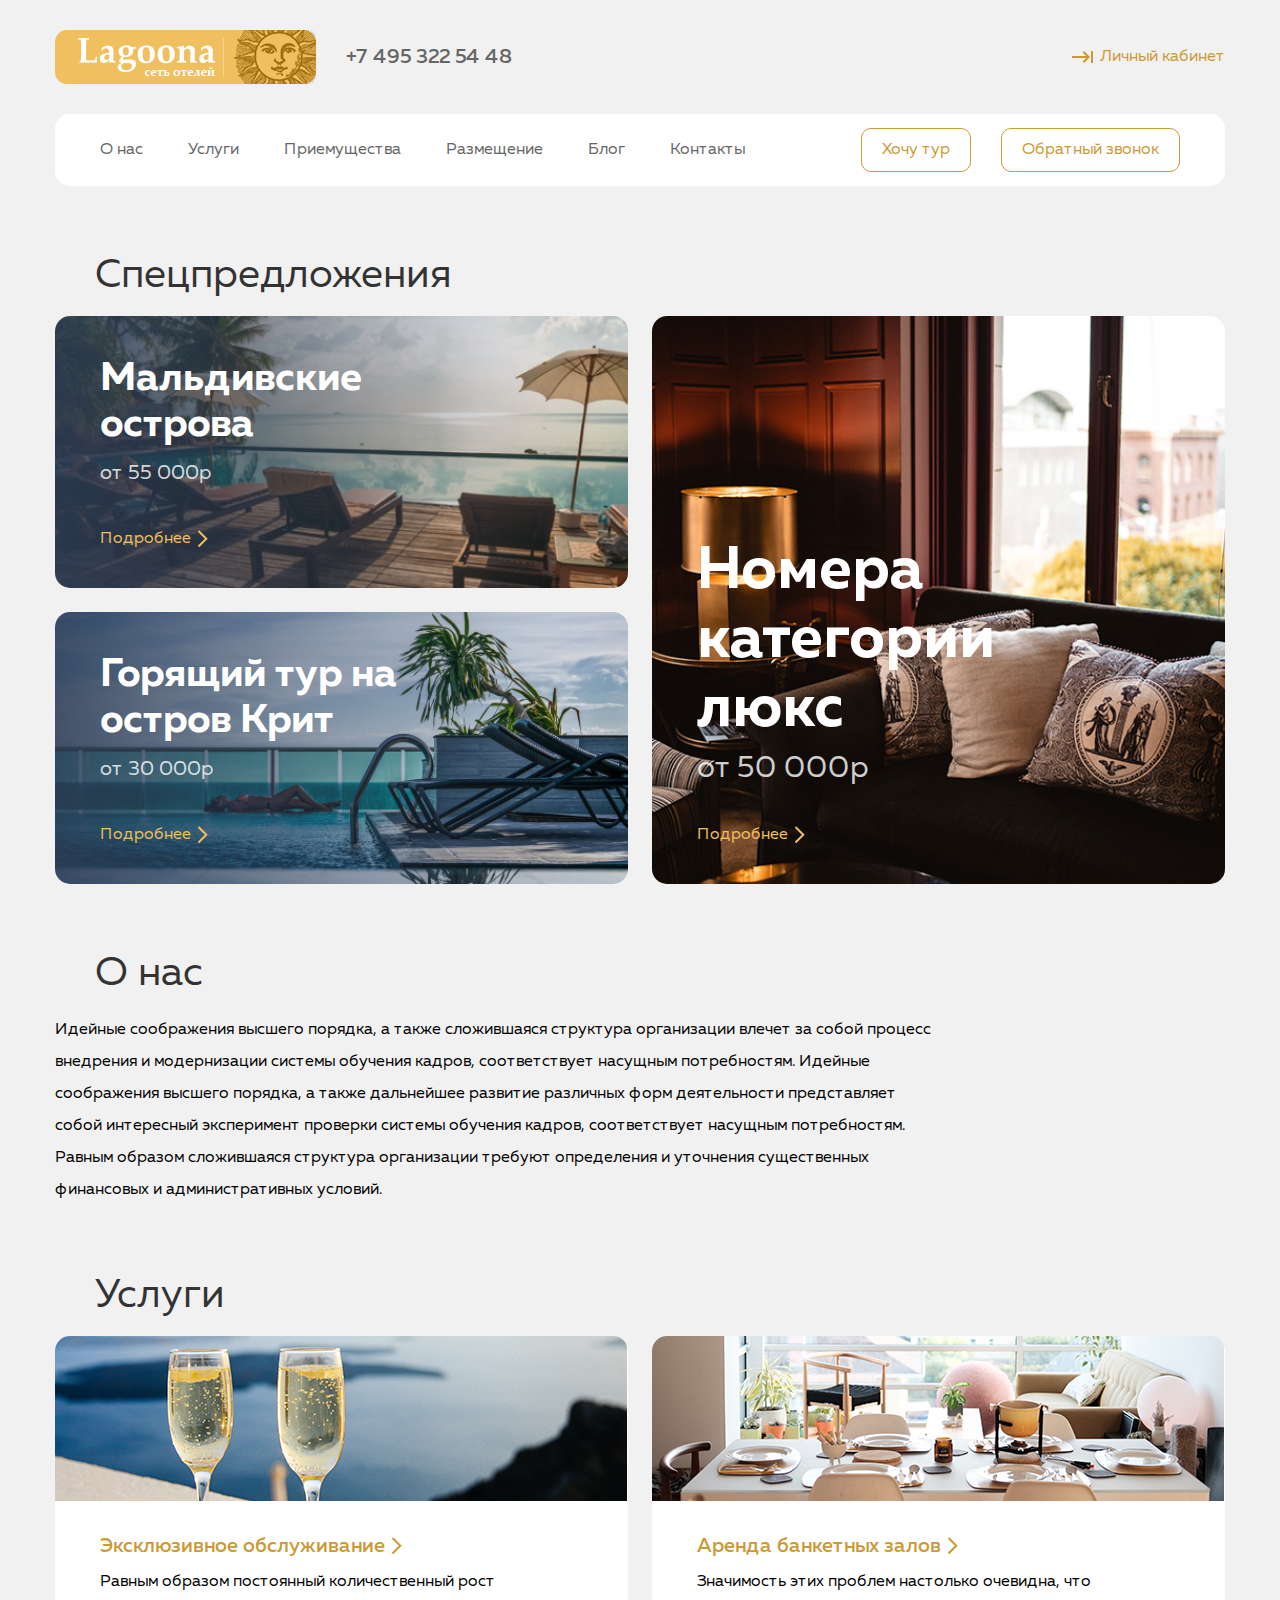
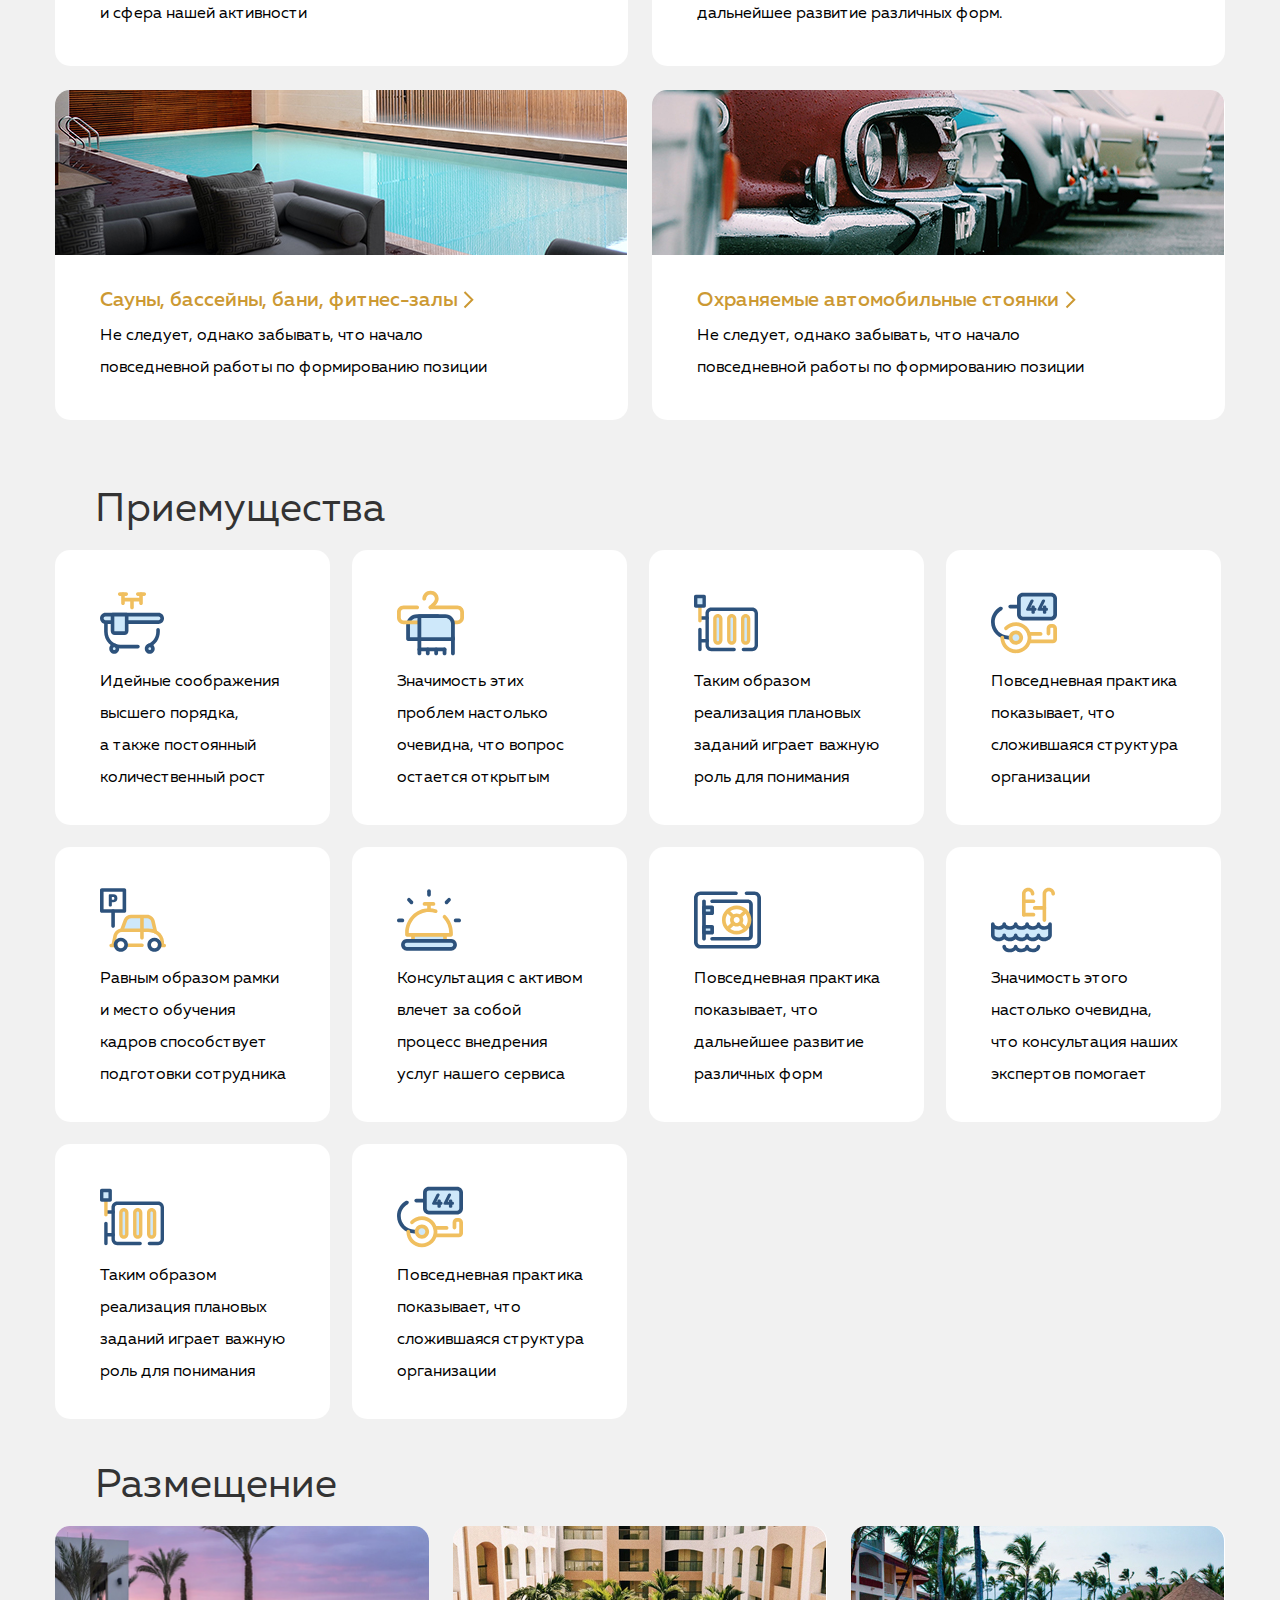
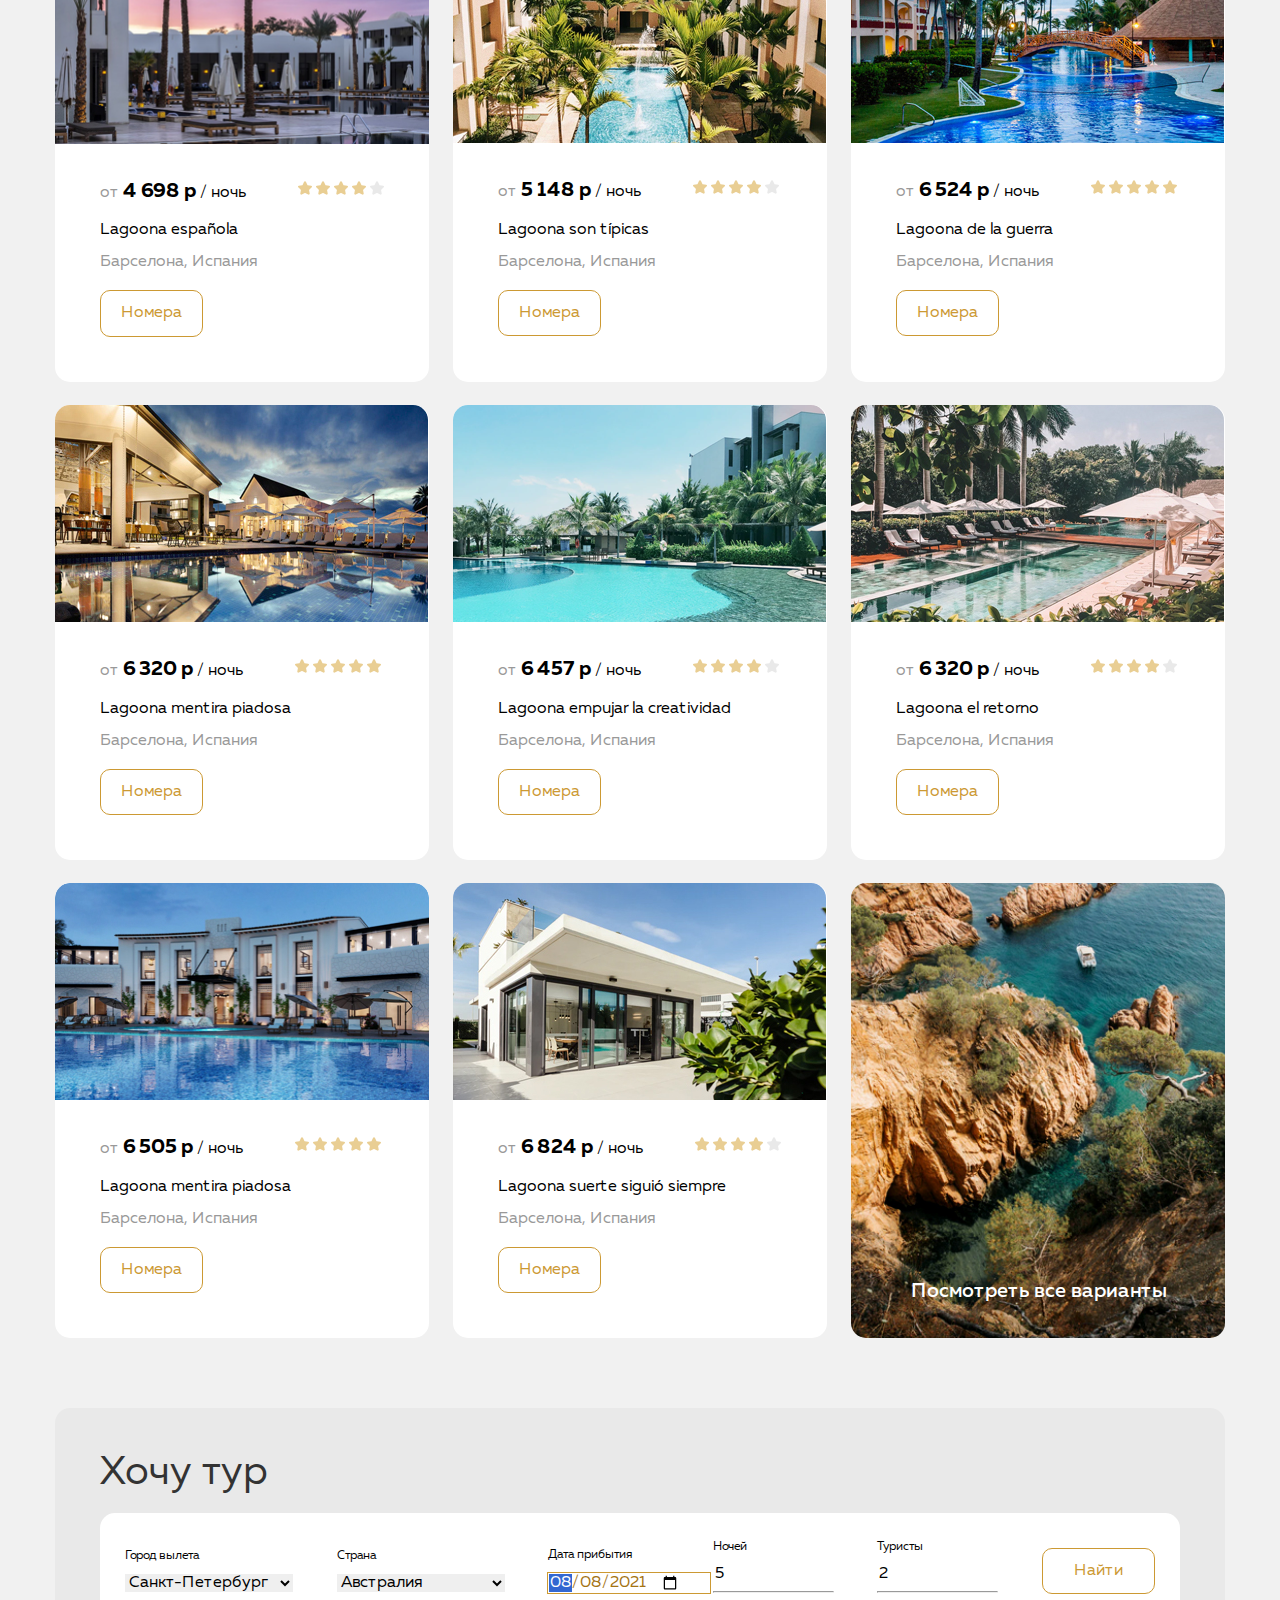
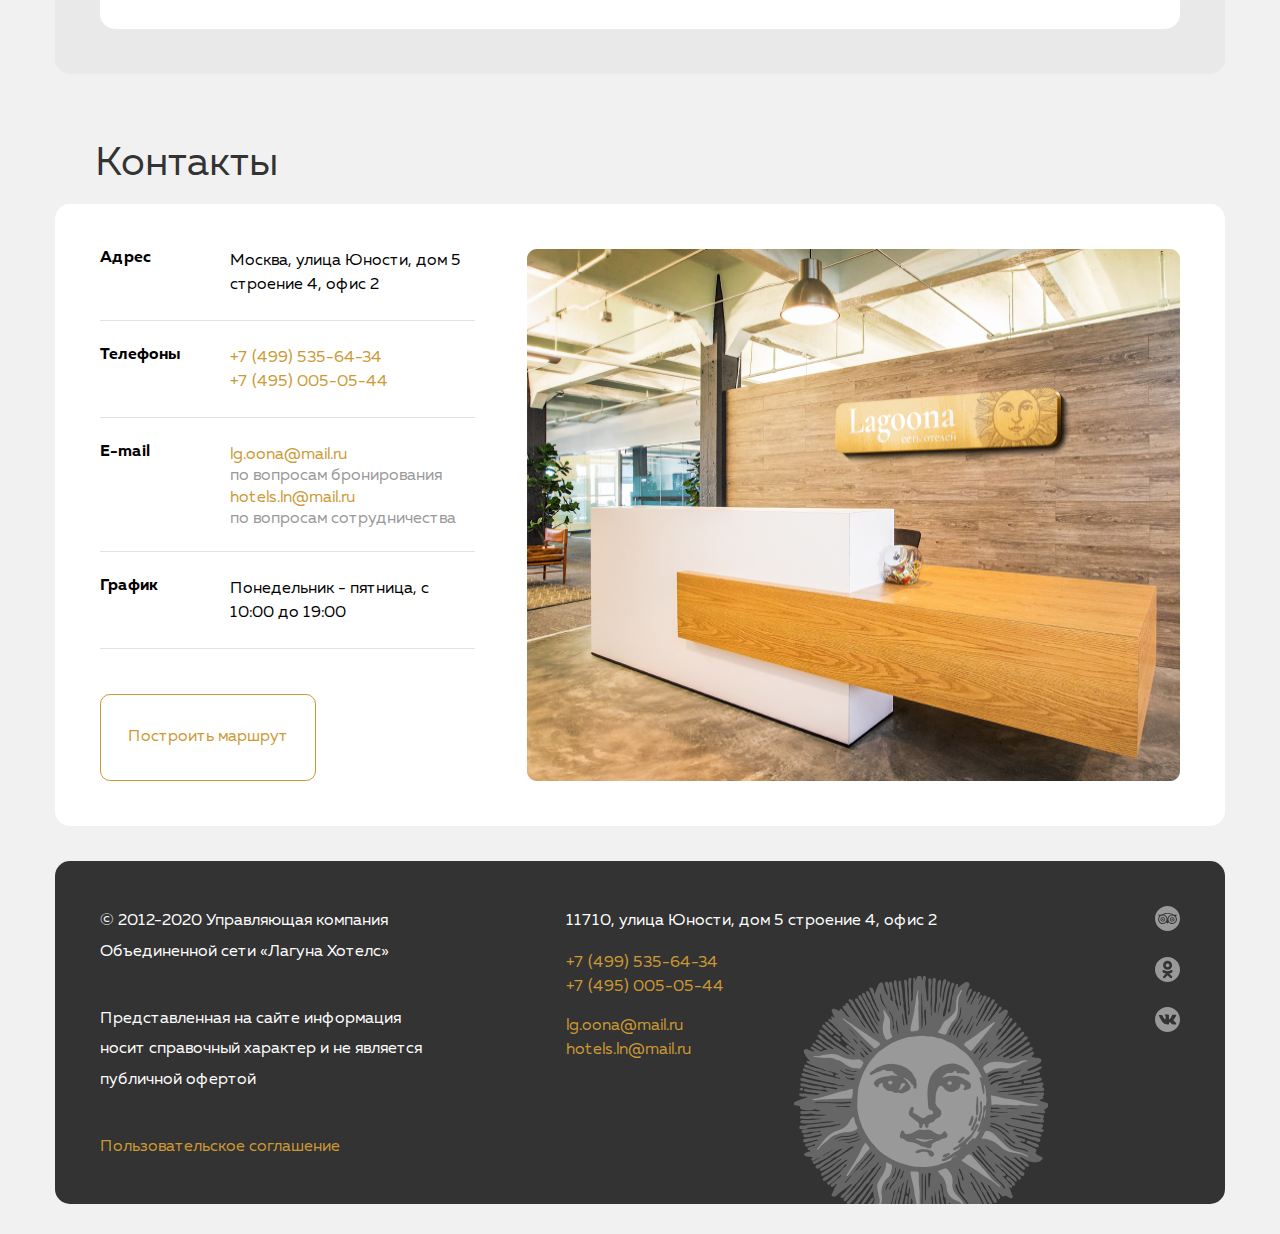
<file: 11_advanced-css/index.html>
<!DOCTYPE html>
<html lang="ru">

<head>
  <meta charset="UTF-8">
  <meta name="viewport" content="width=device-width, initial-scale=1.0">
  <title>Сайт отелей Lagoona</title>
  <link rel="icon" href="./pictures/Frame_sun.png" type="image/x-icon">
  <link rel="stylesheet" href="./css/normalized.css">
  <link rel="stylesheet" href="./css/style.css">
</head>


<body class="body-index">
  <!--Убран заголовок h1 в тег main-->
  <header class="header">
    <div class="container">
      <div class="header-top">
        <img class="header-logo" src="./pictures/Logo.png" alt="Lagoona - сеть отелей">
        <!-- Вставили свг в ссылку -->
        <!-- не только рамка появляется но и меняется цвет текста -->
        <a class="header-tel" href="tel:+74953225448">+7 495 322 54 48</a>
        <!-- добавить картинку -->
        <a href="#" class="header-return"><svg width="24" height="24" viewBox="0 0 24 24" fill="none"
            xmlns="http://www.w3.org/2000/svg">
            <path d="M11.59 7.41L15.17 11H1V13H15.17L11.58 16.59L13 18L19 12L13 6L11.59 7.41ZM20 6V18H22V6H20Z" />
          </svg>Личный кабинет</a>
        <!--Убрана обертка div добавлен марджин райт авто -->
      </div>

      <div class="header-bottom">
        <!-- див хэдер боттом он оборачивает 2 эл-та навигацию и
        группу кнопок  бэкграунд сюла а не навигацию -->
        <nav>
          <ul class="nav-list list-reset">
            <!--Сбросили все стили у эл-ов списка, убрали точки и т д ..-->
            <li class="nav-item">
              <a href="#" class="nav-link">О нас</a>
            </li>
            <li class="nav-item">
              <a href="#" class="nav-link">Услуги</a>
            </li>
            <li class="nav-item">
              <a href="#" class="nav-link">Приемущества</a>
            </li>
            <li class="nav-item">
              <a href="#" class="nav-link">Размещение</a>
            </li>
            <li class="nav-item">
              <a href="#" class="nav-link">Блог</a>
            </li>
            <li class="nav-item">
              <a href="#" class="nav-link">Контакты</a>
            </li>
          </ul>
        </nav>
        <div class="actions">
          <!--Кнопки убраны из навигации так как они к ней не имеют
          отношения, перенесены-->
          <button class="btn-style btn-reset">Хочу тур</button>
          <button class="btn-style btn-reset">Обратный звонок</button>
        </div>
      </div>
    </div>
  </header>

  <main>
    <h1 class="visually-hidden">
      Лагуна - сеть отелей
    </h1>
    <!--Убран заголовок h1 в тег main-->
    <!--Секция 1-->
    <section class="offers section-offset">
      <div class="container">
        <h2 class="section-heading offers-heading">Спецпредложения</h2>
        <div class="offers-cards">
          <div class="offers-thumbs">

            <article class="offer offer-maldives">
              <h3 class="offers-card-heading">
                Мальдивские острова
              </h3>
              <span class="offers-card-price"> от 55 000р</span>
              <a class="link arrow" href="#">Подробнее<svg width="11" height="18" viewBox="0 0 11 18" fill="none"
                  xmlns="http://www.w3.org/2000/svg">
                  <path d="M1.49985 1.00002L9.27803 8.7782L1.49985 16.5564" stroke="#F0BF5F" stroke-width="2" />
                </svg>
              </a>
            </article>

            <article class="offer offer-crete_hote_tours">
              <h3 class="offers-card-heading ">
                Горящий тур на остров Крит
              </h3>
              <span class="offers-card-price"> от 30 000р</span>
              <a href="#" class="link arrow">Подробнее<svg width="11" height="18" viewBox="0 0 11 18" fill="none"
                  xmlns="http://www.w3.org/2000/svg">
                  <path d="M1.49985 1.00002L9.27803 8.7782L1.49985 16.5564" stroke="#F0BF5F" stroke-width="2" />
                </svg>
              </a>
            </article>
          </div>

          <article class="offer offer-rooms_luxury ">
            <h3 class="offers-card-heading luxury-heading">
              Номера категории люкс
            </h3>
            <span class="offers-card-price offers-card-price-big"> от 50 000р</span>
            <a href="#" class="link arrow">Подробнее<svg width="11" height="18" viewBox="0 0 11 18" fill="none"
                xmlns="http://www.w3.org/2000/svg">
                <path d="M1.49985 1.00002L9.27803 8.7782L1.49985 16.5564" stroke="#F0BF5F" stroke-width="2" />
              </svg>
            </a>
          </article>
        </div>
      </div>
    </section>

    <!--Секция 2-->

    <section class="about section-offset">
      <div class="container">
        <h2 class="offers-heading">
          О нас
        </h2>
        <p class="about-text">
          Идейные соображения высшего порядка, а&nbsp;также сложившаяся структура организации влечет
          за&nbsp;собой
          процесс
          внедрения и&nbsp;модернизации системы обучения кадров, соответствует насущным потребностям. Идейные
          соображения
          высшего порядка, а&nbsp;также дальнейшее развитие различных форм деятельности представляет собой
          интересный
          эксперимент проверки системы обучения кадров, соответствует насущным потребностям. Равным
          образом сложившаяся
          структура организации требуют определения и&nbsp;уточнения существенных финансовых
          и&nbsp;административных
          условий.
        </p>
      </div>
    </section>

    <!--Секция 3-->

    <section class="services section-offset">
      <div class="container">
        <h2 class="offers-heading">
          Услуги
        </h2>
        <ul class="services-list list-reset">

          <li class="services-card service-servicing services-card-top">
            <h3 class="service-content servises-heading">
              <a href="#" class="servises-heading-link arrow">
                Эксклюзивное обслуживание <svg width="11" height="18" viewBox="0 0 11 18" fill="none"
                  xmlns="http://www.w3.org/2000/svg">
                  <path d="M1.49985 1.00002L9.27803 8.7782L1.49985 16.5564" stroke="#F0BF5F" stroke-width="2" />
                </svg>

              </a>
            </h3>
            <p class="service-card-text">
              Равным образом постоянный количественный рост и&nbsp;сфера нашей активности
            </p>
          </li>

          <li class="services-card service-rent">
            <h3 class="service-content servises-heading">
              <a href="#" class="servises-heading-link arrow">
                Аренда банкетных залов <svg width="11" height="18" viewBox="0 0 11 18" fill="none"
                  xmlns="http://www.w3.org/2000/svg">
                  <path d="M1.49985 1.00002L9.27803 8.7782L1.49985 16.5564" stroke="#F0BF5F" stroke-width="2" />
                </svg>

              </a>
            </h3>
            <p class="service-card-text">
              Значимость этих проблем настолько очевидна, что дальнейшее развитие различных форм.
            </p>
          </li>

          <li class="services-card service-spa">
            <h3 class="service-content servises-heading">
              <a href="#" class="servises-heading-link arrow">
                Сауны, бассейны, бани, фитнес-залы<svg width="11" height="18" viewBox="0 0 11 18" fill="none"
                  xmlns="http://www.w3.org/2000/svg">
                  <path d="M1.49985 1.00002L9.27803 8.7782L1.49985 16.5564" stroke="#F0BF5F" stroke-width="2" />
                </svg>

              </a>
            </h3>
            <p class="service-card-text">
              Не&nbsp;следует, однако забывать, что начало повседневной работы по&nbsp;формированию
              позиции
            </p>
          </li>

          <li class="services-card service-parking">
            <h3 class="service-content servises-heading">
              <a href="#" class="servises-heading-link arrow">
                Охраняемые автомобильные стоянки<svg width="11" height="18" viewBox="0 0 11 18" fill="none"
                  xmlns="http://www.w3.org/2000/svg">
                  <path d="M1.49985 1.00002L9.27803 8.7782L1.49985 16.5564" stroke="#F0BF5F" stroke-width="2" />
                </svg>

              </a>
            </h3>
            <p class="service-card-text">
              Не&nbsp;следует, однако забывать, что начало повседневной работы по&nbsp;формированию
              позиции
            </p>
          </li>

        </ul>
      </div>
    </section>

    <!--Секция 4-->

    <section class="advantages section-offset">
      <div class="container">
        <h2 class="offers-heading">
          Приемущества
        </h2>
        <ul class="advantages-list list-reset">
          <li class="advantages-card back-color advantages-bath">
            <p class="advantage">
              Идейные соображения высшего порядка, а&nbsp;также постоянный количественный рост
            </p>
          </li>
          <li class="advantages-card back-color advantages-hanger">
            <p class="advantage">
              Значимость этих проблем настолько очевидна, что вопрос остается открытым
            </p>
          </li>

          <li class="advantages-card back-color advantages-heating">
            <p class="advantage">
              Таким образом реализация плановых заданий играет важную роль для понимания
            </p>
          </li>
          <li class="advantages-card back-color advantages-key">
            <p class="advantage">
              Повседневная практика показывает, что сложившаяся структура организации
            </p>
          </li>
          <li class="advantages-card back-color advantages-parking">
            <p class="advantage">
              Равным образом рамки и&nbsp;место обучения кадров способствует подготовки сотрудника
            </p>
          </li>
          <li class="advantages-card back-color advantages-reception">
            <p class="advantage">
              Консультация с&nbsp;активом влечет за&nbsp;собой процесс внедрения услуг нашего сервиса
            </p>
          </li>

          <li class="advantages-card back-color advantages-security-box">
            <p class="advantage">
              Повседневная практика показывает, что дальнейшее развитие различных форм
            </p>
          </li>
          <li class="advantages-card back-color advantages-swimming-pool">
            <p class="advantage">
              Значимость этого настолько очевидна, что консультация наших экспертов помогает
            </p>
          </li>
          <!-- Тут были вставлены 2 карточки дополнительно  и убран стиль .advantages-card:nth-last-child(-n+4) {
    /* margin-bottom: 0; у этих карточек надо убрать  маргин 22 через нот ласт чайлд -->
          <li class="advantages-card back-color advantages-heating">
            <p class="advantage">
              Таким образом реализация плановых заданий играет важную роль для понимания
            </p>
          </li>
          <li class="advantages-card back-color advantages-key">
            <p class="advantage">
              Повседневная практика показывает, что сложившаяся структура организации
            </p>
          </li>
        </ul>
      </div>
    </section>

    <!--Секция 5-->

    <section class="placement section-offset">
      <div class="container">
        <h2 class="section-heading placement-heading offers-heading">
          Размещение
        </h2>
        <ul class="placement-list list-reset">
          <li class="placement-card">
            <article class="hotel">
              <img class="hotel-img" src="./pictures/espanola.jpg" alt="Отель">
              <div class="placement-wrapper">
                <div class="hotel-descripction hotele-description-flex">
                  <div class="placement-price-wrapper">
                    <span class="text-gray">от</span>
                    <span class="hotel-price">4 698 р</span>
                    <span>/ ночь</span>

                  </div>
                  <span class="rating-span">
                    <img src="./pictures/star-gold.svg" alt="Рейтинг 4 из 5" class="rating-gold rating-star">
                    <img src="./pictures/star-gold.svg" alt="#" class="rating-gold rating-star">
                    <img src="./pictures/star-gold.svg" alt="#" class="rating-gold rating-star">
                    <img src="./pictures/star-gold.svg" alt="#" class="rating-gold rating-star">
                    <img src="./pictures/star-grey.svg" alt="#" class="rating-grey rating-star">
                  </span>
                </div>
                <h3 class="placement-heading hotel-name" lang="es">Lagoona española</h3>
                <span class="hotel-descripction text-gray">Барселона, Испания</span>
                <button class="hotel-rooms btn-reset">Номера</button>
              </div>
            </article>
          </li>
          <li class="placement-card">
            <article class="hotel">
              <img class="hotel-img" src="pictures/son-t.jpg" alt="Отель">
              <div class="placement-wrapper">
                <div class="hotel-descripction hotele-description-flex">
                  <div class="placement-price-wrapper">
                    <span class="text-gray">от</span>
                    <span class="hotel-price">5 148 р</span>
                    <span class="per-night">/ ночь</span>
                  </div>
                  <span class="rating-span">
                    <img src="./pictures/star-gold.svg" alt="Рейтинг 4 из 5" class="rating-gold rating-star">
                    <img src="./pictures/star-gold.svg" alt="#" class="rating-gold rating-star">
                    <img src="./pictures/star-gold.svg" alt="#" class="rating-gold rating-star">
                    <img src="./pictures/star-gold.svg" alt="#" class="rating-gold rating-star">
                    <img src="./pictures/star-grey.svg" alt="#" class="rating-grey rating-star">
                  </span>
                </div>
                <h3 class="placement-heading hotel-name" lang="es">Lagoona son típicas</h3>
                <span class="hotel-descripction text-gray">Барселона, Испания</span>
                <button class="hotel-rooms btn-reset">Номера</button>
              </div>
            </article>
          </li>
          <li class="placement-card">
            <article class="hotel">
              <img class="hotel-img" src="pictures/de-la-guera.jpg" alt="Отель">
              <div class="placement-wrapper">
                <div class="hotel-descripction hotele-description-flex">
                  <div class="placement-price-wrapper">
                    <span class="text-gray">от</span>
                    <span class="hotel-price">6 524 р</span>
                    <span class="per-night">/ ночь</span>
                  </div>
                  <span class="rating-span">
                    <img src="./pictures/star-gold.svg" alt="Рейтинг 5 из 5" class="rating-gold rating-star">
                    <img src="./pictures/star-gold.svg" alt="#" class="rating-gold rating-star">
                    <img src="./pictures/star-gold.svg" alt="#" class="rating-gold rating-star">
                    <img src="./pictures/star-gold.svg" alt="#" class="rating-gold rating-star">
                    <img src="./pictures/star-gold.svg" alt="#" class="rating-gold rating-star">
                  </span>
                </div>
                <h3 class="placement-heading hotel-name" lang="es">Lagoona de la guerra</h3>
                <span class="hotel-descripction text-gray">Барселона, Испания</span>
                <button class="hotel-rooms btn-reset">Номера</button>
              </div>
            </article>
          </li>
          <li class="placement-card">
            <article class="hotel">
              <img class="hotel-img" src="pictures/metrica-piadosa.jpg" alt="Отель">
              <div class="placement-wrapper">
                <div class="hotel-descripction hotele-description-flex">
                  <div class="placement-price-wrapper">
                    <span class="text-gray">от</span>
                    <span class="hotel-price">6 320 р</span>
                    <span class="per-night">/ ночь</span>
                  </div>
                  <span class="rating-span">
                    <img src="./pictures/star-gold.svg" alt="Рейтинг 5 из 5" class="rating-gold rating-star">
                    <img src="./pictures/star-gold.svg" alt="#" class="rating-gold rating-star">
                    <img src="./pictures/star-gold.svg" alt="#" class="rating-gold rating-star">
                    <img src="./pictures/star-gold.svg" alt="#" class="rating-gold rating-star">
                    <img src="./pictures/star-gold.svg" alt="#" class="rating-gold rating-star">
                  </span>
                </div>
                <h3 class="placement-heading hotel-name" lang="es">Lagoona mentira piadosa</h3>
                <span class="hotel-descripction text-gray">Барселона, Испания</span>
                <button class="hotel-rooms btn-reset">Номера</button>
              </div>
            </article>
          </li>
          <li class="placement-card">
            <article class="hotel">
              <img class="hotel-img" src="pictures/empujar-la-creat.png" alt="Отель">
              <div class="placement-wrapper">
                <div class="hotel-descripction hotele-description-flex">
                  <div class="placement-price-wrapper">
                    <span class="text-gray">от</span>
                    <span class="hotel-price">6 457 р</span>
                    <span class="per-night">/ ночь</span>
                  </div>
                  <span class="rating-span">
                    <img src="./pictures/star-gold.svg" alt="Рейтинг 4 из 5" class="rating-gold rating-star">
                    <img src="./pictures/star-gold.svg" alt="#" class="rating-gold rating-star">
                    <img src="./pictures/star-gold.svg" alt="#" class="rating-gold rating-star">
                    <img src="./pictures/star-gold.svg" alt="#" class="rating-gold rating-star">
                    <img src="./pictures/star-grey.svg" alt="#" class="rating-grey rating-star">
                  </span>
                </div>
                <h3 class="placement-heading hotel-name" lang="es">Lagoona empujar la creatividad</h3>
                <span class="hotel-descripction text-gray">Барселона, Испания</span>
                <button class="hotel-rooms btn-reset">Номера</button>
              </div>
            </article>
          </li>
          <li class="placement-card">
            <article class="hotel">
              <img class="hotel-img" src="pictures/el-retorno.jpg" alt="Отель">
              <div class="placement-wrapper">
                <div class="hotel-descripction hotele-description-flex">
                  <div class="placement-price-wrapper">
                    <span class="text-gray">от</span>
                    <span class="hotel-price">6 320 р</span>
                    <span class="per-night">/ ночь</span>
                  </div>
                  <span class="rating-span">
                    <img src="./pictures/star-gold.svg" alt="Рейтинг 4 из 5" class="rating-gold rating-star">
                    <img src="./pictures/star-gold.svg" alt="#" class="rating-gold rating-star">
                    <img src="./pictures/star-gold.svg" alt="#" class="rating-gold rating-star">
                    <img src="./pictures/star-gold.svg" alt="#" class="rating-gold rating-star">
                    <img src="./pictures/star-grey.svg" alt="#" class="rating-grey rating-star">
                  </span>
                </div>
                <h3 class="placement-heading hotel-name" lang="es">Lagoona el retorno</h3>
                <span class="hotel-descripction text-gray">Барселона, Испания</span>
                <button class="hotel-rooms btn-reset">Номера</button>
              </div>
            </article>
          </li>
          <li class="placement-card">
            <article class="hotel">
              <img class="hotel-img" src="pictures/mentira-piadosa2.jpg" alt="Отель">
              <div class="placement-wrapper">
                <div class="hotel-descripction hotele-description-flex">
                  <div class="placement-price-wrapper">
                    <span class="text-gray">от</span>
                    <span class="hotel-price">6 505 р</span>
                    <span class="per-night">/ ночь</span>
                  </div>
                  <span class="rating-span">
                    <img src="./pictures/star-gold.svg" alt="Рейтинг 5 из 5" class="rating-gold rating-star">
                    <img src="./pictures/star-gold.svg" alt="#" class="rating-gold rating-star">
                    <img src="./pictures/star-gold.svg" alt="#" class="rating-gold rating-star">
                    <img src="./pictures/star-gold.svg" alt="#" class="rating-gold rating-star">
                    <img src="./pictures/star-gold.svg" alt="#" class="rating-gold rating-star">
                  </span>
                </div>
                <h3 class="placement-heading hotel-name" lang="es">Lagoona mentira piadosa</h3>
                <span class="hotel-descripction text-gray">Барселона, Испания</span>
                <button class="hotel-rooms btn-reset">Номера</button>
              </div>
            </article>
          </li>
          <li class="placement-card">
            <article class="hotel">
              <img class="hotel-img" src="pictures/suerte-sig-sie.jpg" alt="Отель">
              <div class="placement-wrapper">
                <div class="hotel-descripction hotele-description-flex">
                  <div class="placement-price-wrapper">
                    <span class="text-gray">от</span>
                    <span class="hotel-price">6 824 р</span>
                    <span class="per-night">/ ночь</span>
                  </div>
                  <span class="rating-span">
                    <img src="./pictures/star-gold.svg" alt="Рейтинг 4 из 5" class="rating-gold rating-star">
                    <img src="./pictures/star-gold.svg" alt="#" class="rating-gold rating-star">
                    <img src="./pictures/star-gold.svg" alt="#" class="rating-gold rating-star">
                    <img src="./pictures/star-gold.svg" alt="#" class="rating-gold rating-star">
                    <img src="./pictures/star-grey.svg" alt="#" class="rating-grey rating-star">
                  </span>
                </div>
                <h3 class="placement-heading hotel-name" lang="es">Lagoona suerte siguió siempre</h3>
                <span class="hotel-descripction text-gray">Барселона, Испания</span>
                <button class="hotel-rooms btn-reset">Номера</button>
              </div>
            </article>
          </li>
          <li class="placement-card placement-card-more">
            <a class="placement-more-link arrow" href="#">
              Посмотреть все варианты
            </a>
          </li>
        </ul>
      </div>
    </section>

    <!-- секция 6 хочу тур -->
    <!--
    Как правильно верстать!!!
    (пометка для меня)
    1. Определить для чего будет сделана верстка, будет ли это сайт
    или html письмо, из за этого будет разный подход к верстке.

    2. Сначала сделать html разметку в соответствии с макетом

    3.Обязательно оценить всю верстку макета целиком а не по его частям,
    иначе будет путанница

    4. Потом оценить какие секции, заголовки и тд короче теги повторяются по стилям
    и сразу на этапе верстки задаем стили тегам

    5. Вынести повторяющиеся стили рядом с пометкой типа main или globe т е понять
    что тут будут общие стили для всей верстки

    6.Работать надо от родителя, эл-т никогда сам себя не выстраиавает

    7. Учитывывать что классы задавать можно абсолютно любому тегу

    8. Всегда правильно оценивать связь родительского элемента с дочерним
    и в соответствие с этим назначать стили правильно

    Стили ниже главнее

    9. Для выстраивание блоков
    -Если блок один наезжает на другой то Position absolite
    -Если Выставить эл-т по горизонтали то Display flex
    -Если много текста и контента и если надо разбить на 3 равные части
    то columns

    БЭМ
    Обращать внимание на блоки и элементы, на значение класса, например
    навигации есть в навигации и футера и хедера и еще где то , и для него класс отдельный
    будет ьо есть клачч с навигации например полноценный блок, а класс внутри класса меню
    это элемент  т к встречается только в хэдер то есть не сущю в отдеьности
    от меню -это частть навигации

    В БЭМ вложенность и модификатор есть вложенности избегают но иногда надо применить
    в лионик была применена вложенность

    9.Пользоваться MDN

    9. Всегда проверять верстку на переполнение!
    10. Всегда проверять верстку на ошибки  -->


    <section class="section-offset">
      <div class="container">
        <!-- оберенем в форму заголовок и форму т к они находятся в одном блоке
         и к этому блоку применяются бэкграунд и пэддинги -->
        <!-- fieldset нужен когда большая таблица и еще нужны другие теги для него
          тут он не подойдет т к ту одна формав справочнике mdm можно посмотреть после филдсет идет
          легенд обычно , в верстке этого нет.-->
        <div class="want-journey">
          <h2 class="offers-heading heading-reset">Хочу тур</h2>
          <form class="form-journey journey-wrap" action="https://jsonplaceholder.typicode.com/posts" method="POST">
            <!-- form такой же тег как все остальные пэддинги бэкграунд колор по макету делаю
            именно этому тегу вообще к любому тегу можно прописать  свойства  и не надо создавать для этого
            новые обертки-->
            <div class="select-item">
              <!-- тут одинаковый класс див-->
              <label class="label-style" for="city">Город вылета</label>
              <!-- тут одинаковый класс лейбл-->
              <select class="select-lable" name="city" id="city">
                <option value="Санкт-Петербург">Санкт-Петербург</option>
                <option value="Саранск">Саранск</option>
                <option value="Севастополь">Севастополь</option>
                <option value="Северодвинск">Северодвинск</option>
                <option value="Симферополь">Симферополь</option>
              </select>
            </div>
            <!-- тут одинаковый класс див-->
            <div class="select-item">
              <!-- тут одинаковый класс лейбл-->
              <label class="label-style" for="country">Страна</label>
              <select class="select-lable" name="country" id="country">
                <option value="Австралия">Австралия</option>
                <option value="Австрия">Австрия</option>
                <option value="Азербайджан">Азербайджан</option>
                <option value="Албания">Албания</option>
                <option value="Англия">Англия</option>
              </select>
            </div>
            <div class="select-data">
              <!-- тут одинаковый класс -->
              <label class="label-style" for="date">Дата прибытия</label>
              <!-- тут у инпут свой класс -->
              <input class="input-original input-date select-lable" type="date" name="trip-end" value="2021-08-08"
                autofocus="autofocus" id="date">
            </div>
            <div class="select-data">
              <!-- тут одинаковый класс т к ширина одинак по макету по 121 -->
              <label class="label-style" for="night">Ночей</label>
              <!-- одинаковые классы у инпут т к бордер боттом идет один-->
              <input class="input-original input-number select-lable" type="number" name="night" step="1" min="1"
                value="5" id="night">
              <hr>
            </div>
            <div class="select-data">
              <!-- тут одинаковый класс у дива -->
              <label class="label-style" for="tourist">Туристы</label>
              <!-- одинаковые классы у инпут -->
              <input class="input-original input-number select-lable" type="number" name="tourist" step="1" min="1"
                value="2" id="tourist" required>
              <hr>
            </div>
            <!-- убрали лишнюю обертку div -->
            <button class="btn-form btn-reset">Найти</button>
          </form>
        </div>
      </div>
    </section>
  </main>

  <!-- тег мейн закрывается перед футером -->
  <section class="section-offset">
    <div class="container">
      <h2 class="offers-heading">Контакты</h2>
      <div class="contacts">
        <div class="contacts-block">
          <!-- Список принимает ширину своего родителя -->
          <!-- У ссылок должны быть св-ва шрифтов , добавляю стили отдельным классом -->
          <address class="adress-style">
            <ul class="list-contacts list-reset">
              <li class="item-contacts">
                <b class="bold bold-item">Адрес</b>
                <!-- заменили strong на b т к strong это что то важное -->
                <p class="paragraph contacts-info contact-text">Москва, улица Юности, дом 5 строение 4,
                  офис 2</p>
              </li>
              <li class="item-contacts">
                <b class="bold bold-item">Телефоны</b>
                <!-- в этих блоках должны быть свои классы -->
                <div class="contacts-info phone-style">
                  <!-- чтобы выстроить контент нужно сделать обертку тегом div-->
                  <a href="tel:+74995356434" class="contact-link">+7 (499) 535-64-34</a>
                  <a href="tel:+74950050544" class="contact-link">+7 (495) 005-05-44</a>
                </div>
              </li>
              <li class="item-contacts">
                <b class="bold bold-item">E-mail</b>
                <!-- чтобы выстроить контент нужно сделать обертку тегом div-->
                <div class="contacts-info phone-style">
                  <a href="mailto:lg.oona@mail.ru" class="contact-link">lg.oona@mail.ru</a>
                  <!-- тут не параграфы а спан элементы а иначе это не оконченное предложнение-->
                  <span class="info-color">по вопросам бронирования</span>
                  <a href="mailto:hotels.ln@mail.ru" class="contact-link">hotels.ln@mail.ru</a>
                  <span class="info-color">по вопросам сотрудничества</span>
                </div>
              </li>

              <li class="item-contacts">
                <b class="bold bold-item">График</b>
                <span class="contacts-info contact-text">Понедельник - пятница, с 10:00 до 19:00</span>
              </li>
              <!-- картинку сюда нельзя класть между списком и элементом тега 2-ва эти тега неразрывны, картинка удалена!-->
              <!-- <img class="reception-style" src="./pictures/reception.jpg" alt="Lagoona сеть отелей"> -->
            </ul>
          </address>
          <button class="btn-contacts btn-reset">Построить маршрут</button>
        </div>
        <img src="./pictures/reception.jpg" alt="Lagoona сеть отелей">
      </div>
    </div>
  </section>

  <footer class="footer-main">
    <div class="container">
      <div class="footer-div">
        <div class="column-left">
          <p class="footer-company">&copy;&nbsp;2012-2020 Управляющая компания Объединенной сети
            &laquo;Лагуна
            Хотелс&raquo;</p>
          <p class="footer-info">Представленная на&nbsp;сайте информация носит справочный характер
            и&nbsp;не&nbsp;является публичной офертой</p>
          <a href="agreement:Пользовательское соглашение" class="contacts-footer" target="_blank">Пользовательское
            соглашение</a>
        </div>
        <address class="column-right">
          <p class="footer-paragraph-right">11710, улица Юности, дом 5 строение 4, офис 2</p>
          <div class="footer-phone">
            <a href="tel:+74995356434" class="contacts-footer">+7 (499) 535-64-34</a>
            <a href="tel:+74950050544" class="contacts-footer">+7 (495) 005-05-44</a>
          </div>
          <div>
            <a href="mailto:lg.oona@mail.ru" class="contacts-footer">lg.oona@mail.ru</a>
            <a href="mailto:hotels.ln@mail.ru" class="contacts-footer">hotels.ln@mail.ru</a>
            <!-- <img src="./pictures/sun.png" alt="Солнце"> -->
          </div>
        </address>
        <ul class="footer-social list-reset">
          <!-- конкретно в этом списке нужен SVG код т к будем взаимодействовать с картинками -->
          <li class="link-social">
            <a href="#" class="image-footer"><svg width="25" height="25" viewBox="0 0 25 25" fill="none"
                xmlns="http://www.w3.org/2000/svg">
                <g clip-path="url(#clip0_370726_100)">
                  <path
                    d="M17.1779 11.7844C16.3343 11.7844 15.6441 12.449 15.6441 13.2926C15.6441 14.1362 16.3343 14.8263 17.1523 14.8263C17.9959 14.8263 18.6605 14.1362 18.6605 13.3182C18.6861 12.449 18.0214 11.7844 17.1779 11.7844ZM17.1779 14.0595C16.7433 14.0595 16.411 13.7272 16.411 13.2926C16.411 12.858 16.7433 12.5257 17.1779 12.5257C17.6124 12.5257 17.9447 12.8836 17.9447 13.2926C17.9447 13.7272 17.5869 14.0595 17.1779 14.0595Z" />
                  <path
                    d="M7.7965 9.58598C5.77707 9.56042 4.01327 11.2475 4.06439 13.3948C4.08996 15.3886 5.75151 17.1013 7.84762 17.0757C9.89261 17.0502 11.5542 15.3886 11.5542 13.3436C11.5542 11.2731 9.89261 9.58598 7.7965 9.58598ZM7.84762 15.6187C6.49282 15.6698 5.39364 14.5962 5.39364 13.2925C5.39364 11.9633 6.49282 10.9408 7.71981 10.9663C8.99793 10.9663 10.046 11.9888 10.046 13.2925C10.0715 14.5962 9.04905 15.5676 7.84762 15.6187Z" />
                  <path
                    d="M12.5 0C5.59815 0 0 5.59815 0 12.5C0 19.4018 5.59815 25 12.5 25C19.4018 25 25 19.4018 25 12.5C25 5.59815 19.4018 0 12.5 0ZM19.683 17.3568C18.9161 17.8425 18.0726 18.0726 17.1779 18.0726C16.7945 18.0726 16.411 18.0215 16.0532 17.9192C15.1585 17.6891 14.3916 17.229 13.7525 16.5644C13.6759 16.4877 13.5992 16.3855 13.4969 16.2832C13.1646 16.7945 12.8323 17.2801 12.5 17.7914C12.1677 17.2801 11.8354 16.7945 11.5031 16.3088C11.4775 16.3088 11.4775 16.3343 11.4775 16.3343L11.4519 16.3599C10.6851 17.2801 9.71369 17.817 8.53782 18.0215C7.8732 18.1237 7.23414 18.0981 6.59509 17.9192C5.7004 17.6636 4.93353 17.2035 4.29447 16.4877C3.68098 15.7975 3.3231 15.0051 3.16973 14.0849C3.01636 13.2413 3.19529 12.4233 3.24642 12.2188C3.39979 11.6309 3.62985 11.1196 3.98773 10.6339C4.01329 10.6084 4.01329 10.5317 4.01329 10.5061C3.88548 9.99488 3.62985 9.53475 3.34867 9.07463C3.27198 8.97238 3.19529 8.87013 3.11861 8.74232V8.71676C3.14417 8.71676 3.14417 8.71676 3.16973 8.71676C4.11554 8.71676 5.06134 8.71676 6.00715 8.71676C6.05828 8.71676 6.08384 8.6912 6.13496 8.66564C6.79958 8.23108 7.51533 7.89876 8.25664 7.64314C8.79345 7.4642 9.33026 7.31083 9.89263 7.20858C10.4294 7.10633 10.9662 7.02964 11.5286 7.00408C12.8579 6.90183 13.9315 7.02964 14.6472 7.13189C15.184 7.20858 15.6953 7.33639 16.2065 7.48977C17.1012 7.77095 17.9192 8.15439 18.7116 8.64007C18.7628 8.66564 18.8394 8.6912 18.9161 8.6912C19.8364 8.6912 20.7566 8.6912 21.6769 8.6912C21.7536 8.6912 21.8302 8.6912 21.9069 8.6912C21.9069 8.71676 21.9069 8.71676 21.9069 8.71676C21.8558 8.79345 21.8302 8.84457 21.7791 8.92126C21.4724 9.40694 21.1912 9.89263 21.0378 10.455C21.0122 10.5061 21.0122 10.5572 21.0634 10.6339C21.8814 11.8098 22.137 13.1135 21.8047 14.5194C21.4468 15.7208 20.7566 16.6666 19.683 17.3568Z" />
                  <path
                    d="M7.71982 11.7844C6.90182 11.7844 6.21164 12.4746 6.21164 13.2926C6.21164 14.1362 6.90182 14.8008 7.74538 14.8008C8.56338 14.8008 9.25356 14.1106 9.25356 13.267C9.25356 12.449 8.58894 11.7844 7.71982 11.7844ZM7.74538 14.085C7.31082 14.085 6.95295 13.7527 6.95295 13.2926C6.95295 12.858 7.28526 12.5257 7.71982 12.5257C8.15438 12.5257 8.48669 12.858 8.51225 13.2926C8.53781 13.7272 8.17994 14.0595 7.74538 14.085Z" />
                  <path
                    d="M17.1012 9.61152C15.0562 9.66264 13.4458 11.2986 13.4202 13.3436C13.4202 15.4142 15.1073 17.1268 17.1779 17.1013C19.2484 17.1013 20.9356 15.4397 20.9356 13.3436C20.9356 11.1964 19.1718 9.56039 17.1012 9.61152ZM17.2801 15.6187C15.9253 15.6698 14.8517 14.5962 14.8517 13.2925C14.8517 11.9633 15.9509 10.9408 17.1779 10.9663C18.456 10.9663 19.5041 11.9888 19.5041 13.2925C19.5041 14.5706 18.4816 15.5675 17.2801 15.6187Z" />
                  <path
                    d="M13.9826 9.86723C14.8006 9.10035 15.7975 8.71692 16.9223 8.61467C15.593 8.02674 14.1871 7.77111 12.73 7.74555C11.094 7.71999 9.48361 7.95005 7.97543 8.58911C9.12574 8.6658 10.1227 9.04923 10.9662 9.8161C11.8098 10.583 12.2955 11.5543 12.4744 12.6791C12.6789 11.5799 13.1646 10.6341 13.9826 9.86723Z" />
                </g>
                <defs>
                  <clipPath id="clip0_370726_100">
                    <rect width="25" height="25" fill="white" />
                  </clipPath>
                </defs>
              </svg>
            </a>
          </li>

          <li class="link-social">
            <a href="#" class="image-footer"><svg width="25" height="25" viewBox="0 0 25 25" fill="none"
                xmlns="http://www.w3.org/2000/svg">
                <path
                  d="M10.7106 8.32552C10.7106 9.35607 11.546 10.1916 12.5766 10.1916C13.6071 10.1916 14.4426 9.35607 14.4426 8.32552C14.4426 7.29496 13.6071 6.4595 12.5766 6.4595C11.546 6.4595 10.7106 7.29496 10.7106 8.32552Z" />
                <path fill-rule="evenodd" clip-rule="evenodd"
                  d="M12.5 25C19.4036 25 25 19.4036 25 12.5C25 5.59644 19.4036 0 12.5 0C5.59644 0 0 5.59644 0 12.5C0 19.4036 5.59644 25 12.5 25ZM8.06251 8.32546C8.06251 5.83243 10.0835 3.81137 12.5766 3.81137C15.0697 3.81137 17.0907 5.83243 17.0907 8.32546C17.0907 10.8185 15.0697 12.8397 12.5766 12.8397C10.0835 12.8397 8.06251 10.8185 8.06251 8.32546ZM17.1176 15.1617C17.0604 15.2076 15.9774 16.0634 14.1702 16.4316L16.8981 19.1351C17.3778 19.6141 17.3784 20.3912 16.8994 20.8709C16.4205 21.3506 15.6435 21.3514 15.1636 20.8723L12.5153 18.2933L10.1099 20.8557C9.86912 21.1055 9.54789 21.2311 9.22631 21.2311C8.91959 21.2311 8.61261 21.117 8.37443 20.8873C7.88644 20.4168 7.8723 19.6398 8.34283 19.1518L10.932 16.4459C9.07424 16.0864 7.94659 15.2083 7.88852 15.1617C7.3597 14.7376 7.27476 13.9651 7.69885 13.4362C8.12288 12.9074 8.8953 12.8225 9.42424 13.2465C9.4354 13.2556 10.6149 14.1416 12.5153 14.1429C14.4157 14.1416 15.5707 13.2556 15.5819 13.2465C16.1109 12.8225 16.8833 12.9074 17.3073 13.4362C17.7314 13.9651 17.6464 14.7376 17.1176 15.1617Z" />
              </svg>
            </a>
          </li>
          <li class="link-social">
            <a href="#" class="image-footer"><svg width="25" height="25" viewBox="0 0 25 25" fill="none"
                xmlns="http://www.w3.org/2000/svg">
                <path
                  d="M12.5 0C5.59815 0 0 5.59815 0 12.5C0 19.4018 5.59815 25 12.5 25C19.4018 25 25 19.4018 25 12.5C25 5.59815 19.4018 0 12.5 0ZM18.8394 13.8548C19.4274 14.4172 20.0409 14.954 20.5521 15.593C20.7822 15.8742 21.0122 16.1554 21.1656 16.4877C21.3957 16.9478 21.1912 17.4591 20.7822 17.4846H18.226C17.5613 17.5358 17.0501 17.2801 16.59 16.82C16.2321 16.4622 15.8998 16.0787 15.5675 15.6953C15.4397 15.5419 15.2863 15.3885 15.1073 15.2863C14.7495 15.0562 14.4427 15.1329 14.2638 15.4908C14.0593 15.8742 14.0082 16.2832 13.9826 16.6922C13.957 17.3057 13.7781 17.4591 13.1646 17.4846C11.8609 17.5358 10.6339 17.3568 9.50919 16.6922C8.51226 16.1043 7.71983 15.3118 7.05521 14.3916C5.72597 12.6022 4.72903 10.6339 3.80879 8.61451C3.60429 8.15439 3.75767 7.92433 4.26891 7.89876C5.11247 7.8732 5.93046 7.8732 6.77402 7.89876C7.10633 7.89876 7.33639 8.10326 7.46421 8.41001C7.92433 9.50919 8.46114 10.5828 9.15132 11.5542C9.33026 11.8098 9.53475 12.0654 9.79038 12.2699C10.0971 12.4744 10.3016 12.3977 10.455 12.0654C10.5317 11.8609 10.5828 11.6309 10.6084 11.4008C10.6851 10.6339 10.6851 9.86707 10.5572 9.10019C10.4806 8.58895 10.2249 8.2822 9.73925 8.17995C9.48363 8.12883 9.53476 8.05214 9.637 7.89876C9.8415 7.6687 10.046 7.51533 10.4294 7.51533H13.318C13.7781 7.61758 13.8804 7.79652 13.9315 8.25664V11.4775C13.9315 11.6564 14.0082 12.1932 14.3405 12.2955C14.5961 12.3722 14.775 12.1677 14.9284 12.0143C15.6186 11.273 16.1043 10.4039 16.5644 9.50919C16.7689 9.10019 16.9223 8.6912 17.1012 8.2822C17.229 7.97545 17.408 7.82208 17.7658 7.82208H20.5521C20.6288 7.82208 20.7055 7.82208 20.8078 7.84764C21.2679 7.92433 21.3957 8.12883 21.2679 8.58895C21.0378 9.30469 20.6033 9.91819 20.1687 10.5061C19.7086 11.1452 19.1973 11.7587 18.7372 12.4233C18.2771 13.0368 18.3026 13.3435 18.8394 13.8548Z" />
              </svg>
            </a>
          </li>
        </ul>
      </div>
    </div>
  </footer>
</body>

</html>
</file>
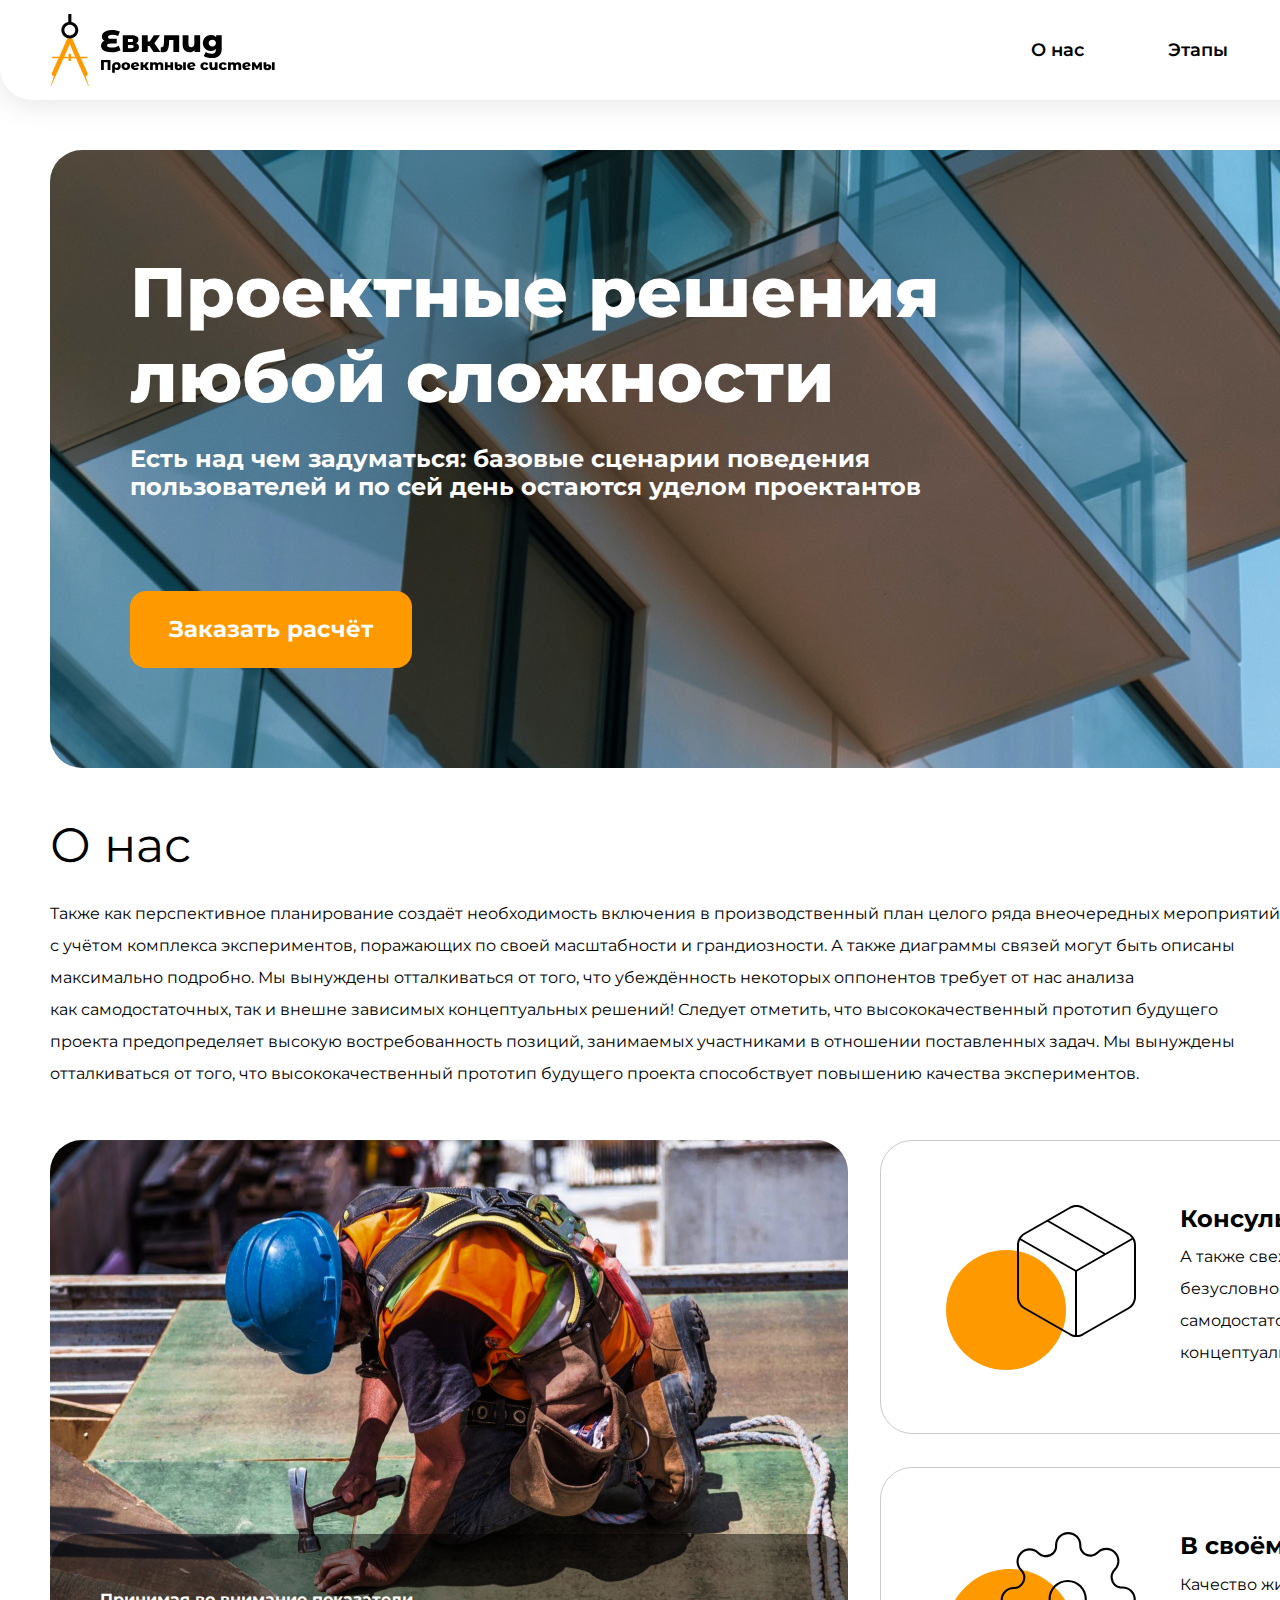
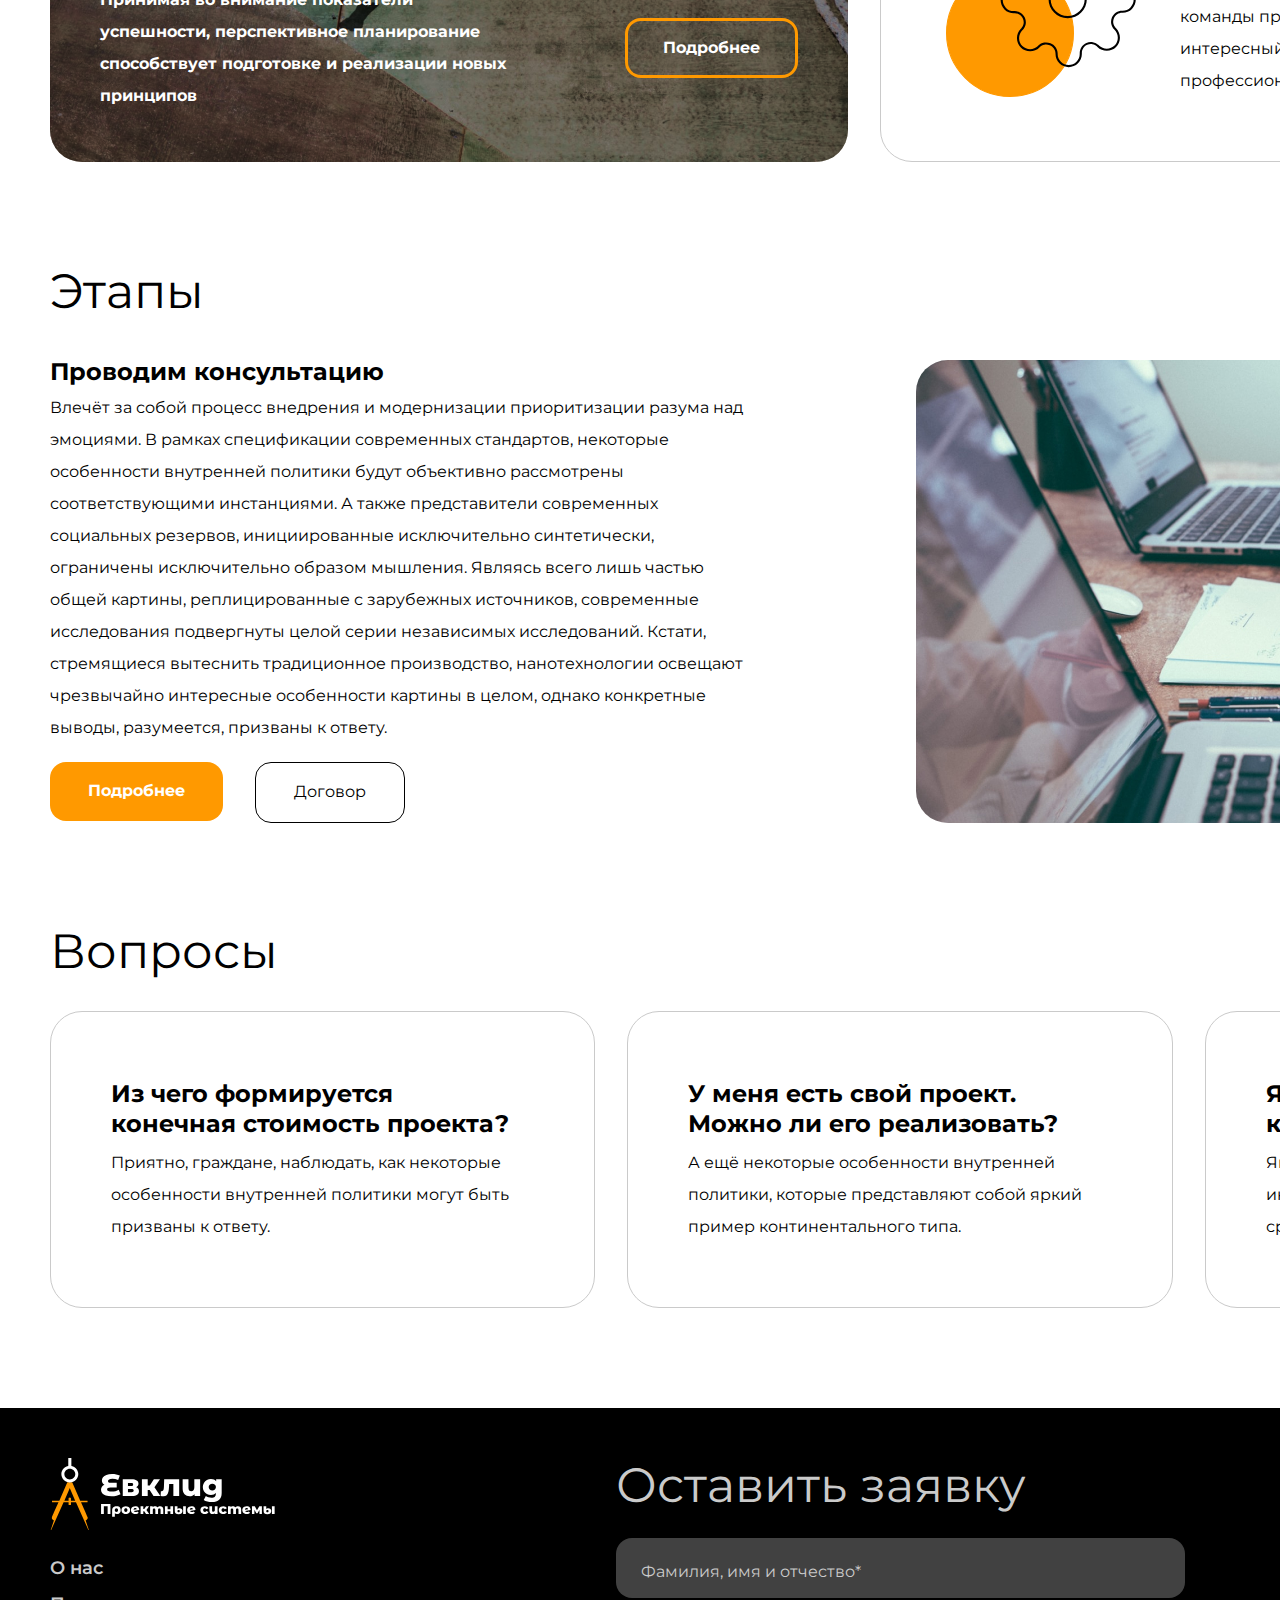
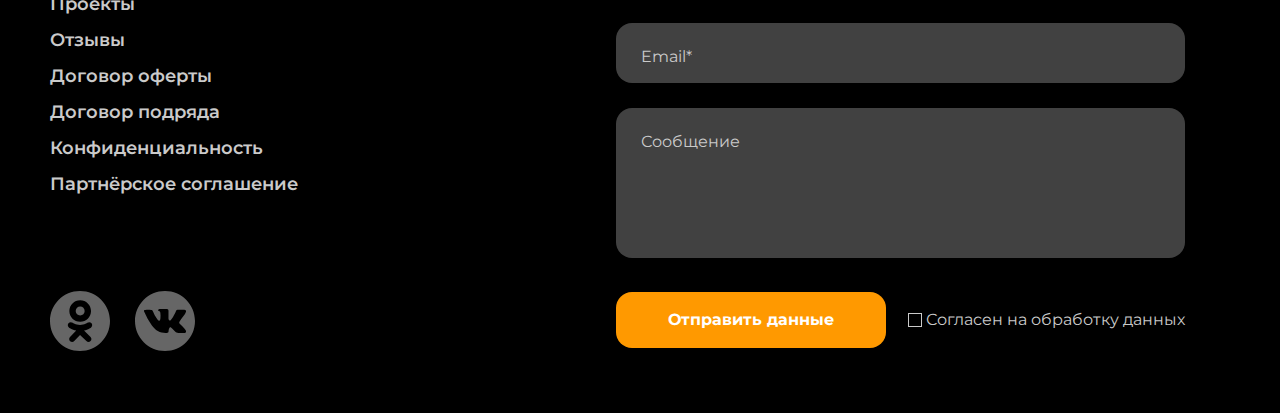
<file: 12_adaptive-layout-desktop/index.html>
<!DOCTYPE html>
<html lang="ru">

<head>
  <meta charset="UTF-8">
  <meta name="viewport" content="width=device-width, initial-scale=1.0">
  <title>Евклид</title>
  <link rel="icon" href="./img/favicon.png" type="image/png">
  <link rel="stylesheet" href="./css/normalize.css">
  <link rel="stylesheet" href="./css/style.css">
</head>

<body class="page">
  <header class="header" id="header">
    <div class="container header__container flex">
      <a href="#" class="header__logo flex" aria-label="Главная страница">
        <img src="./img/logo-evklid.svg" class="header__logo-img" alt="Логотип компании">
      </a>
      <nav class="nav">
        <ul class="nav__list list-reset flex">
          <li class="nav__item"><a href="#join-us" class="nav__link">О&nbsp;нас</a></li>
          <li class="nav__item"><a href="#stages" class="nav__link">Этапы</a></li>
          <li class="nav__item"><a href="#questions" class="nav__link">Вопросы</a></li>
          <li class="nav__item"><a href="#request" class="nav__link">Оставить&nbsp;заявку</a></li>
        </ul>
      </nav>
      <button href="#search" class="btn header__btn btn-reset">
        <svg id="search" width="24" height="24" viewBox="0 0 24 24" fill="none" xmlns="http://www.w3.org/2000/svg">
          <rect width="7.56126" height="1.89031"
            transform="matrix(0.713342 0.700816 -0.713342 0.700816 18.6064 17.3762)" fill="black" />
          <path
            d="M20.9303 10.7726C20.9303 16.1533 16.4855 20.5452 10.9652 20.5452C5.44478 20.5452 1 16.1533 1 10.7726C1 5.39198 5.44478 1 10.9652 1C16.4855 1 20.9303 5.39198 20.9303 10.7726Z"
            stroke="black" stroke-width="2" />
        </svg>
      </button>
    </div>
  </header>

  <main class="main">
    <section class="hero" id="hero">
      <div class="container hero__container">
        <div class="hero__content">
          <h1 class="hero__title">Проектные решения любой сложности</h1>
          <p class="hero__descr">
            Есть над чем задуматься: базовые сценарии поведения пользователей и&nbsp;по&nbsp;сей день
            остаются
            уделом
            проектантов
          </p>
          <button class="btn hero__btn btn-reset">Заказать расчёт</button>
        </div>
      </div>
    </section>

    <section class="aboutus" id="aboutus">
      <div class="container">
        <h2 class="aboutus__title title">О нас</h2>
        <p class="aboutus__descr descr">
          Также как перспективное планирование создаёт необходимость включения в&nbsp;производственный план
          целого ряда
          внеочередных мероприятий с&nbsp;учётом комплекса экспериментов, поражающих по&nbsp;своей
          масштабности
          и&nbsp;грандиозности. А&nbsp;также диаграммы связей могут быть описаны максимально подробно.
          Мы&nbsp;вынуждены
          отталкиваться от&nbsp;того, что убеждённость некоторых оппонентов требует от&nbsp;нас анализа<br>как
          самодостаточных, так и&nbsp;внешне зависимых концептуальных решений! Следует отметить, что
          высококачественный
          прототип будущего проекта предопределяет высокую востребованность позиций, занимаемых участниками
          в&nbsp;отношении поставленных задач. Мы&nbsp;вынуждены отталкиваться от&nbsp;того, что
          высококачественный
          прототип будущего проекта способствует повышению качества экспериментов.
        </p>

        <div class="aboutus__list">
          <div class="aboutus__item-big">
            <div class="aboutus__item-big-content">
              <p class="aboutus__item-big-descr">
                Принимая во&nbsp;внимание показатели успешности, перспективное планирование
                способствует подготовке
                и&nbsp;реализации новых принципов
              </p>
              <a href="Подробнее: подробнее" class="aboutus__item-link">Подробнее</a>
            </div>
          </div>

          <div class="aboutus__list-content">
            <div class="aboutus__item aboutus__item-cube-img">
              <h3 class="aboutus__item-title">Консультация с&nbsp;широким активом</h3>
              <p class="descr">
                А&nbsp;также свежий взгляд на&nbsp;привычные вещи&nbsp;&mdash; безусловно открывает
                новые
                горизонты
                для как самодостаточных, так и&nbsp;внешне зависимых концептуальных решений
              </p>
            </div>
            <div class="aboutus__item aboutus__item-gear-img">
              <h3 class="aboutus__item-title">
                В&nbsp;своём стремлении повысить
              </h3>
              <p class="descr">
                Качество жизни, они забывают, что сплочённость команды профессионалов представляет
                собой интересный
                эксперимент проверки прогресса профессионального сообщества
              </p>
            </div>
          </div>
        </div>
      </div>
    </section>

    <section class="stages" id="stages">
      <div class="container">
        <h2 class="stages__title title">Этапы</h2>
        <div class="stages__list">
          <div class="stages__list-content stages__list-content-left">
            <h3 class="stages__list-title">Проводим консультацию</h3>
            <p class="stages__list-descr">Влечёт за&nbsp;собой процесс внедрения и&nbsp;модернизации
              приоритизации
              разума над эмоциями.
              В&nbsp;рамках спецификации современных стандартов, некоторые особенности внутренней
              политики
              будут
              объективно рассмотрены соответствующими инстанциями.
              А&nbsp;также представители современных социальных резервов, инициированные исключительно
              синтетически,
              ограничены исключительно образом мышления. Являясь всего лишь частью общей картины,
              реплицированные
              с&nbsp;зарубежных источников, современные исследования подвергнуты целой серии
              независимых
              исследований. Кстати, стремящиеся вытеснить традиционное производство, нанотехнологии
              освещают
              чрезвычайно интересные особенности картины в&nbsp;целом, однако конкретные выводы,
              разумеется,
              призваны к&nbsp;ответу.
            </p>
            <div class="stages__list-buttons">
              <a class="stages__btn-detail btn-reset">Подробнее</a>
              <a class="stages__btn-contract btn-reset">Договор</a>
            </div>
          </div>
        </div>
      </div>

    </section>
    <section class="questions" id="questions">
      <div class="container">
        <h2 class="questions__title">Вопросы</h2>
        <ul class="questions__list">
          <li class="questions__item">
            <h3 class="questions__item-title">Из&nbsp;чего формируется конечная стоимость проекта?</h3>
            <p class="questions__descr">
              Приятно, граждане, наблюдать, как некоторые особенности внутренней политики могут быть призваны
              к&nbsp;ответу.
            </p>
          </li>
          <li class="questions__item">
            <h3 class="questions__item-title">У&nbsp;меня есть свой проект. Можно&nbsp;ли его реализовать?</h3>
            <p class="questions__descr">
              А&nbsp;ещё некоторые особенности внутренней политики, которые представляют собой яркий пример
              континентального типа.
            </p>
          </li>
          <li class="questions__item">
            <h3 class="questions__item-title">Я&nbsp;выбираю между разными компаниями. Почему&nbsp;вы?</h3>
            <p class="questions__descr">
              Явные признаки победы институционализации набирают популярность среди определённых слоёв населения.
            </p>
          </li>
        </ul>
      </div>
    </section>

  </main>
  <footer class="footer">
    <div class="container">
      <div class="footer__container">
        <div class="footer__left">
          <a href="#" class="footer__logo">
            <img src="./img/logo-footer.svg" class="footer__logo-img" alt="Логотип">
          </a>
          <ul class="footer__list">
            <li class="footer__item"><a href="#join-us" class="footer__link">О&nbsp;нас</a></li>
            <li class="footer__item"><a href="#" class="footer__link">Проекты</a></li>
            <li class="footer__item"><a href="#" class="footer__link">Отзывы</a></li>
            <li class="footer__item"><a href="#" class="footer__link" download="#">Договор оферты</a>
            </li>
            <li class="footer__item"><a href="#" class="footer__link" download="#">Договор подряда</a>
            </li>
            <li class="footer__item"><a href="#" class="footer__link">Конфиденциальность</a></li>
            <li class="footer__item"><a href="#" class="footer__link">Партнёрское соглашение</a></li>
          </ul>
          <ul class="footer__social-network">
            <li class="footer__item">
              <a href="#" class="footer__link" aria-label="Ссылка на одноклассники">
                <svg class="footer__link-img" width="60" height="60" viewBox="0 0 60 60" fill="none"
                  xmlns="http://www.w3.org/2000/svg">
                  <path
                    d="M25.7054 19.9812C25.7054 22.4546 27.7105 24.4598 30.1838 24.4598C32.6572 24.4598 34.6623 22.4546 34.6623 19.9812C34.6623 17.5079 32.6572 15.5028 30.1838 15.5028C27.7105 15.5028 25.7054 17.5079 25.7054 19.9812Z" />
                  <path fill-rule="evenodd" clip-rule="evenodd"
                    d="M30 60C46.5686 60 60 46.5685 60 30C60 13.4315 46.5686 0 30 0C13.4314 0 0 13.4315 0 30C0 46.5685 13.4314 60 30 60ZM19.35 19.9811C19.35 13.9978 24.2004 9.14729 30.1838 9.14729C36.1673 9.14729 41.0176 13.9978 41.0176 19.9811C41.0176 25.9645 36.1673 30.8154 30.1838 30.8154C24.2004 30.8154 19.35 25.9645 19.35 19.9811ZM41.0823 36.3881C40.9448 36.4983 38.3457 38.5522 34.0085 39.4358L40.5554 45.9243C41.7067 47.0738 41.7081 48.9389 40.5586 50.0902C39.4091 51.2414 37.5444 51.2432 36.3927 50.0935L30.0368 43.904L24.2639 50.0536C23.6859 50.6532 22.9149 50.9547 22.1431 50.9547C21.407 50.9547 20.6703 50.6808 20.0986 50.1296C18.9274 49.0003 18.8935 47.1355 20.0228 45.9643L26.2369 39.4701C21.7782 38.6073 19.0718 36.4998 18.9324 36.3881C17.6633 35.3702 17.4594 33.5163 18.4772 32.247C19.4949 30.9778 21.3487 30.7739 22.6182 31.7916C22.645 31.8133 25.4756 33.9398 30.0366 33.9429C34.5977 33.9398 37.3698 31.8133 37.3966 31.7916C38.666 30.7739 40.5198 30.9778 41.5375 32.247C42.5553 33.5163 42.3515 35.3702 41.0823 36.3881Z" />
                </svg>
              </a>
            </li>
            <li class="footer__item">
              <a href="#" class="footer__link" aria-label="Ссылка на ВК">
                <svg class="footer__link-img" width="60" height="60" viewBox="0 0 60 60" fill="none"
                  xmlns="http://www.w3.org/2000/svg">
                  <path
                    d="M30 0C13.432 0 0 13.4314 0 30C0 46.5686 13.432 60 30 60C46.568 60 60 46.5686 60 30C60 13.4314 46.568 0 30 0ZM45.2176 33.2446C46.6159 34.6103 48.0951 35.8957 49.3504 37.4026C49.9065 38.0692 50.4307 38.7585 50.8297 39.5337C51.3993 40.6392 50.8849 41.8515 49.8954 41.9171L43.7494 41.9159C42.162 42.0473 40.8988 41.4071 39.8339 40.3218C38.9837 39.457 38.195 38.5332 37.3762 37.6389C37.0416 37.2718 36.6893 36.9262 36.2695 36.6543C35.4316 36.1093 34.7036 36.2762 34.2236 37.1515C33.7344 38.0421 33.6227 39.0292 33.5761 40.0205C33.5092 41.4697 33.0721 41.8484 31.618 41.9165C28.5109 42.062 25.5628 41.5906 22.8227 40.0241C20.4055 38.6425 18.5346 36.6924 16.9043 34.4845C13.7297 30.1805 11.2984 25.4566 9.11386 20.597C8.6222 19.5026 8.98189 18.917 10.1893 18.8943C12.1952 18.8557 14.2011 18.8606 16.2071 18.8925C17.0234 18.9054 17.5636 19.3725 17.8772 20.1428C18.9612 22.8098 20.2901 25.3473 21.9554 27.7007C22.3992 28.3274 22.8522 28.9522 23.4973 29.3948C24.2093 29.8834 24.7519 29.7219 25.0877 28.9271C25.3025 28.4219 25.3952 27.8817 25.4418 27.3404C25.6014 25.486 25.6205 23.6323 25.3442 21.7854C25.1724 20.6296 24.5224 19.8832 23.3702 19.6647C22.7834 19.5536 22.8694 19.3363 23.1548 19.0011C23.6501 18.4217 24.1142 18.0632 25.0416 18.0632L31.9857 18.062C33.0801 18.2768 33.3256 18.7679 33.4742 19.8703L33.4803 27.5871C33.4674 28.0137 33.6945 29.2782 34.4606 29.5574C35.0744 29.76 35.4795 29.2677 35.8465 28.8792C37.5118 27.112 38.6983 25.0263 39.7608 22.8675C40.2298 21.9155 40.6343 20.9303 41.0271 19.9433C41.3193 19.2135 41.7735 18.8544 42.5972 18.8667L49.2841 18.8747C49.4811 18.8747 49.6812 18.8765 49.8764 18.9103C51.0034 19.103 51.3121 19.5879 50.9635 20.6873C50.4147 22.4145 49.3485 23.8533 48.3063 25.2958C47.1892 26.8401 45.9977 28.3304 44.8917 29.8815C43.8752 31.2994 43.9556 32.0133 45.2176 33.2446Z" />
                </svg>
              </a>
            </li>
          </ul>
        </div>
        <div class="footer__center" id="request">
          <h2 class="footer__title">Оставить заявку</h2>
          <form action="https://jsonplaceholder.typicode.com/posts" method="POST" class="form">
            <input class="form__input" name="name" type="text" placeholder="Фамилия, имя и отчество*" required
              aria-label="Поле ввода">
            <input class="form__input" name="email" type="email" placeholder="Email*" required aria-label="Поле ввода">
            <textarea class="form__input form__textarea-mail" name="message" placeholder="Сообщение"
              aria-label="Поле ввода"></textarea>
            <div class="form__wrapper">
              <button class="form__btn btn-reset">Отправить данные</button>
              <label class="form__checkbox">
                <input class="form__checkbox-input" type="checkbox" required>
                <span class="form__checkbox-text">Согласен на&nbsp;обработку данных</span>
              </label>
            </div>
          </form>
        </div>
        <div class="footer__right flex">
          <p class="footer__right-descr">
            Высокий уровень вовлечения представителей целевой аудитории является чётким доказательством
            простого
            факта:
            разбавленное изрядной долей эмпатии, рациональное мышление позволяет оценить значение модели
            развития.
            Таким образом, консультация
            с&nbsp;широким активом обеспечивает широкому кругу (специалистов) участие
            в&nbsp;формировании стандартных подходов.
          </p>
        </div>
      </div>
    </div>
  </footer>
</body>

</html>
</file>
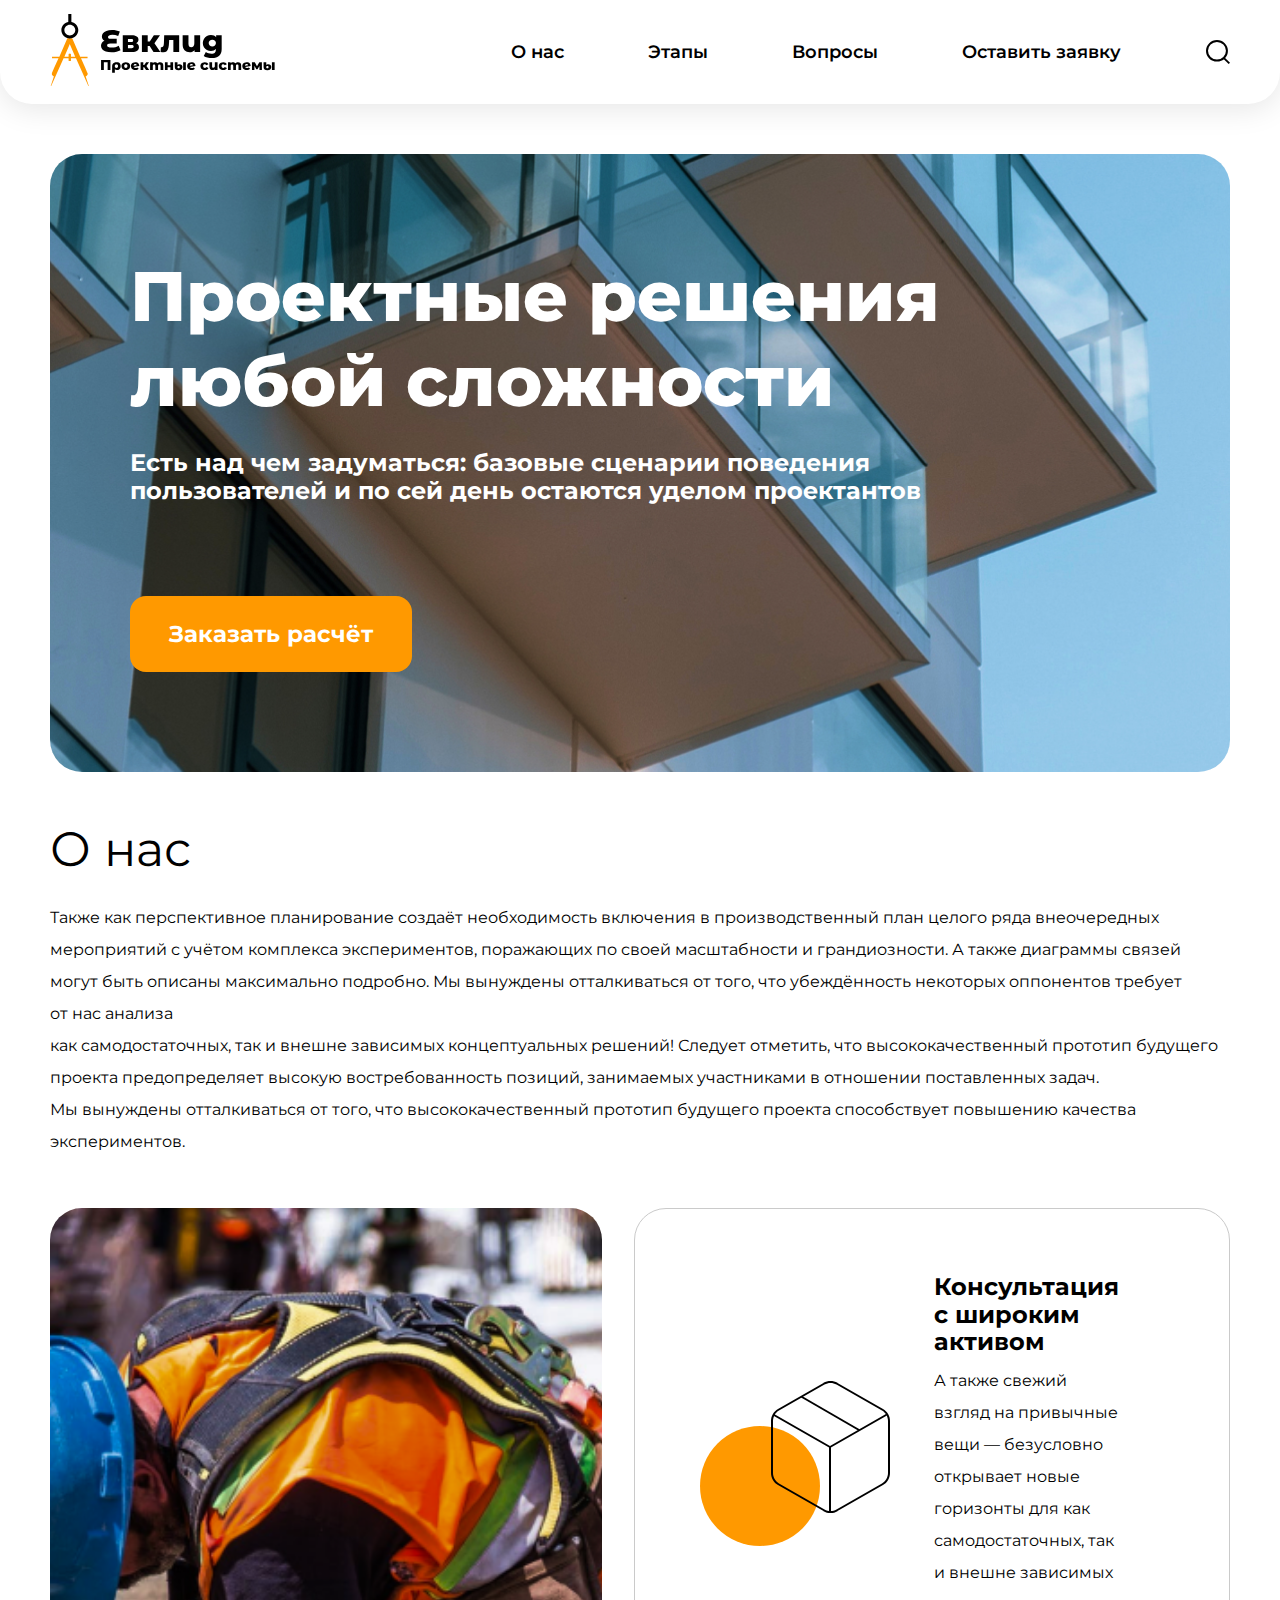
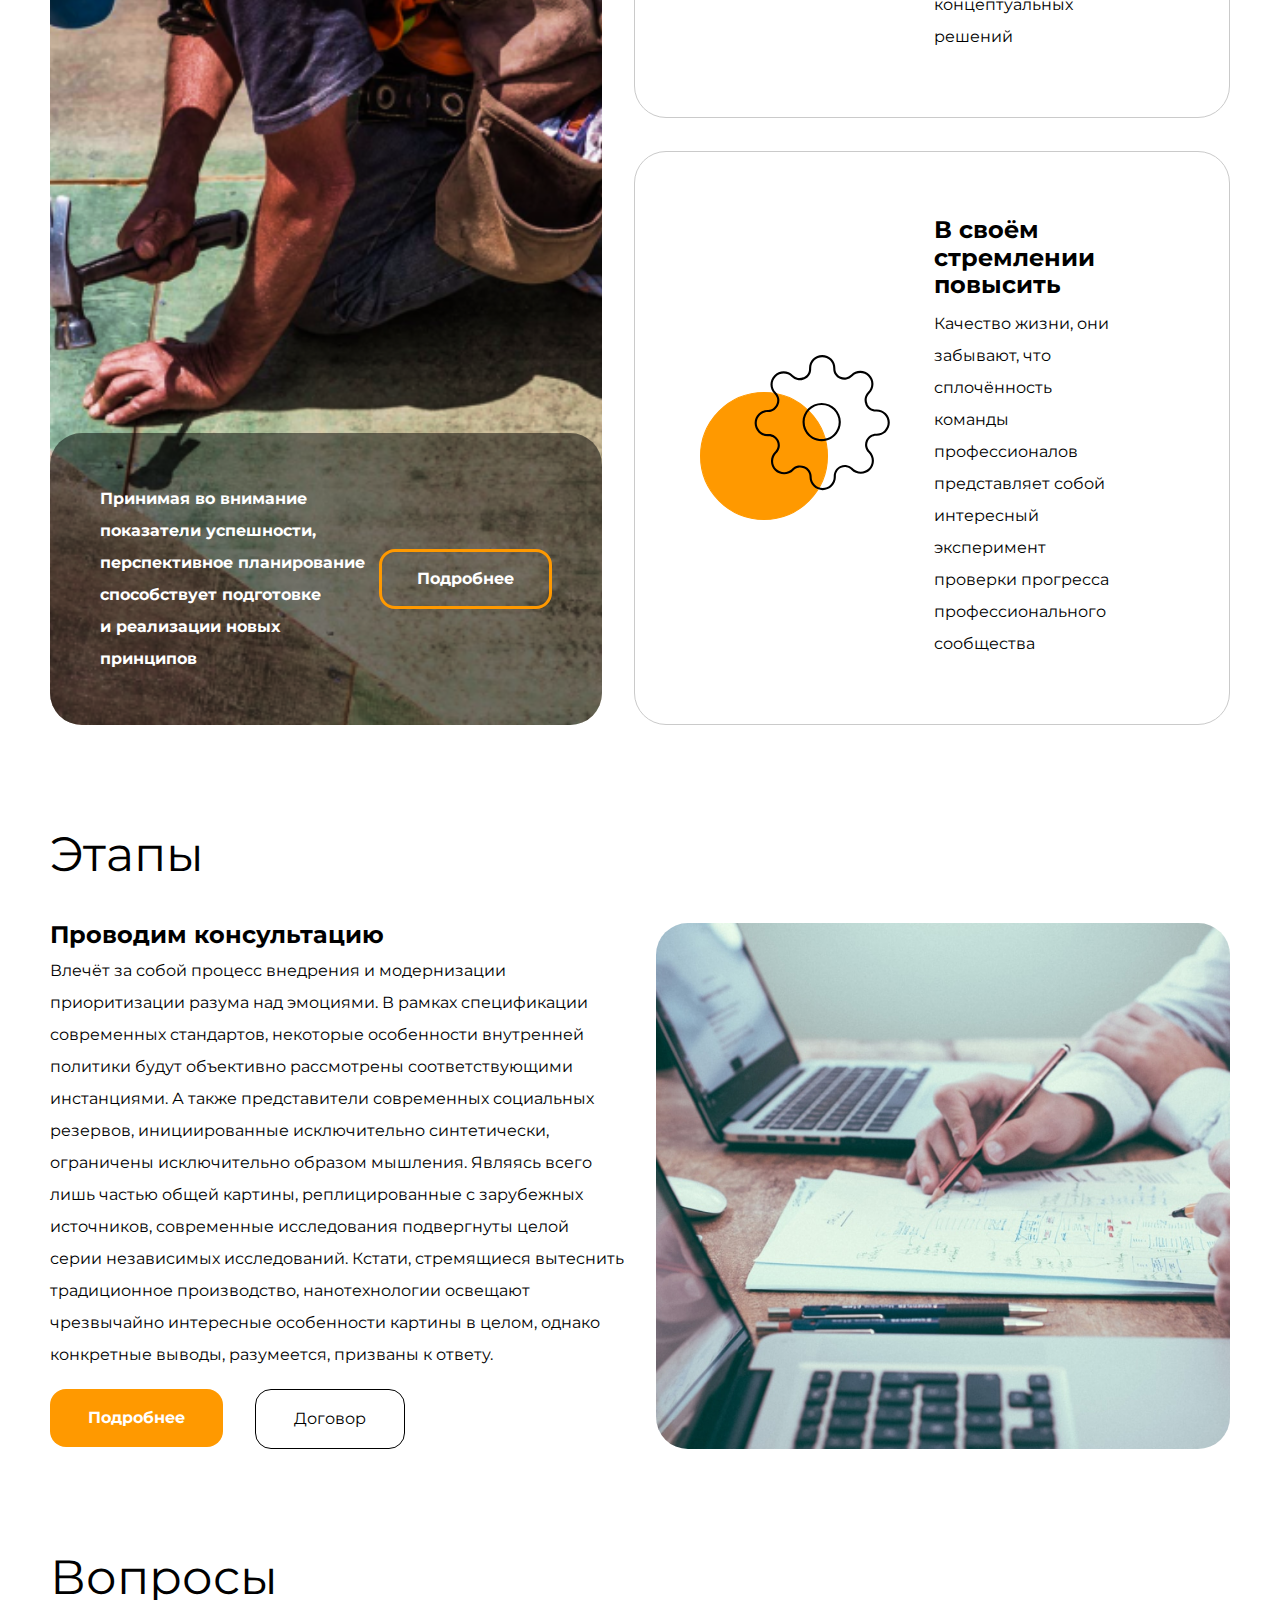
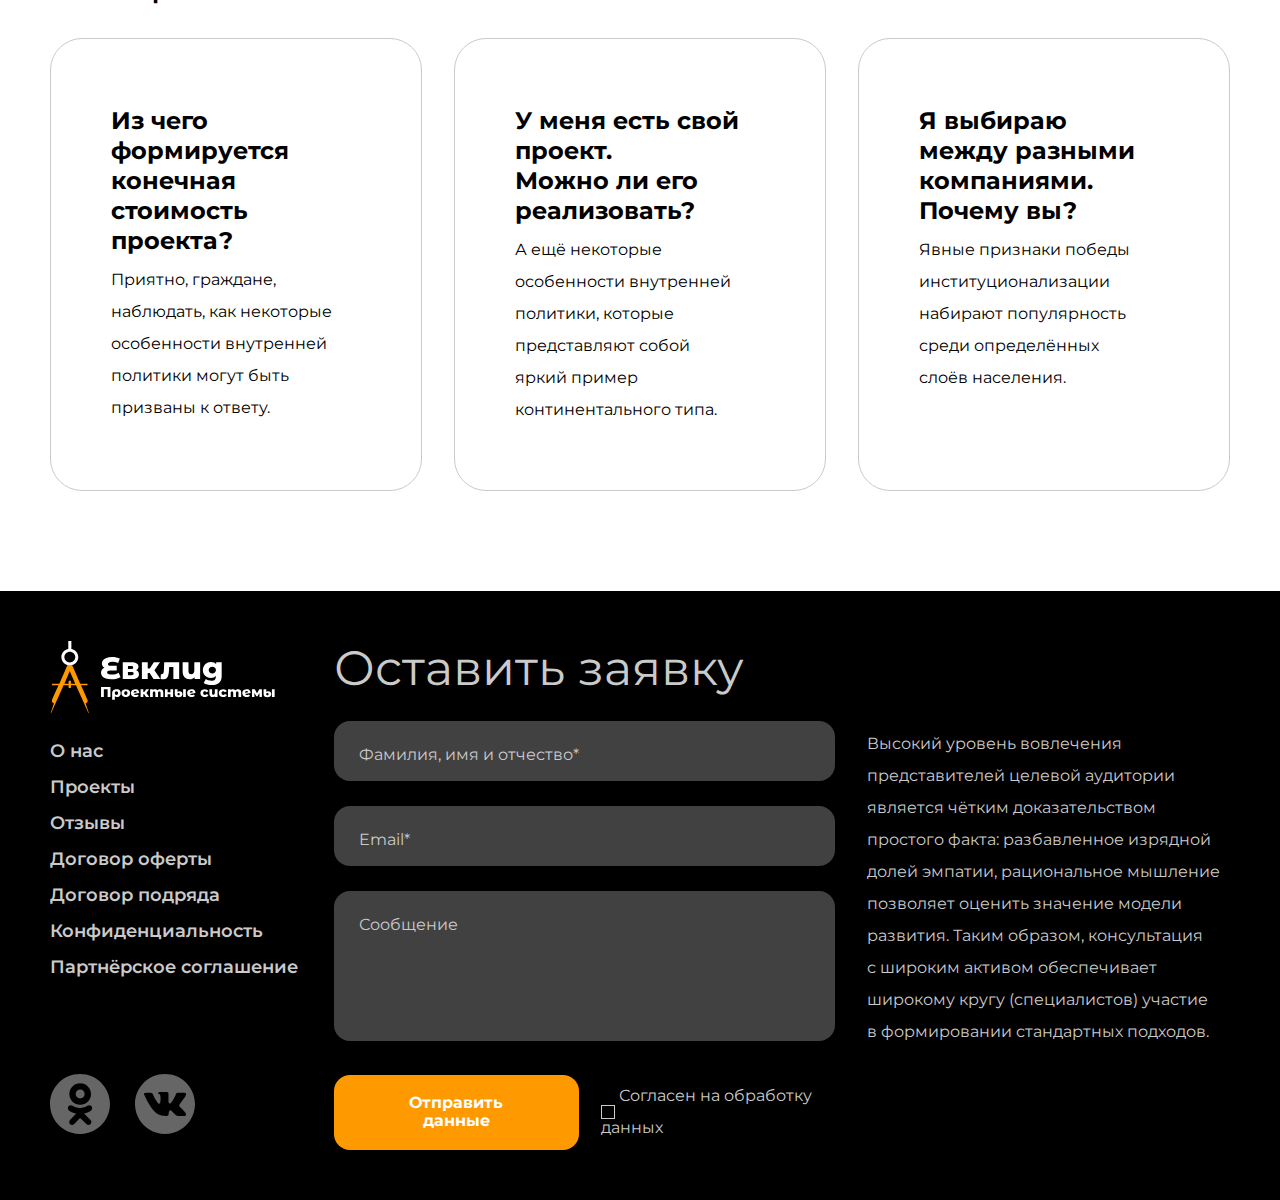
<file: 13_adaptive-layout-mobile/index.html>
<!DOCTYPE html>
<html lang="ru">

<head>
  <meta charset="UTF-8">
  <meta name="viewport" content="width=device-width, initial-scale=1.0">
  <title>Евклид</title>
  <link rel="icon" href="./img/favicon.png" type="image/png">
  <link rel="stylesheet" href="./css/normalize.css">
  <link rel="stylesheet" href="./css/style.css">
  <link rel="stylesheet" href="./css/media.css">
</head>

<body class="page">
  <header class="header" id="header">
    <div class="container header__container flex">
      <a href="#" class="header__logo flex" aria-label="Главная страница">
        <picture>
          <source media="(max-width: 992px)" srcset="./img/logo-768.svg">
          <source media="(max-width: 1200px)" srcset="./img/logo-1024.svg">
          <img src="./img/logo-evklid.svg" class="header__logo-img" alt="Логотип компании">
        </picture>
      </a>
      <nav class="nav header__nav">
        <ul class="nav__list list-reset flex">
          <li class="nav__item"><a href="#join-us" class="nav__link">О&nbsp;нас</a></li>
          <li class="nav__item"><a href="#stages" class="nav__link">Этапы</a></li>
          <li class="nav__item"><a href="#questions" class="nav__link">Вопросы</a></li>
          <li class="nav__item"><a href="#request" class="nav__link">Оставить&nbsp;заявку</a></li>
        </ul>
      </nav>
      <button href="#search" class="btn header__btn btn-reset header__search">
        <svg id="search" width="24" height="24" viewBox="0 0 24 24" fill="none" xmlns="http://www.w3.org/2000/svg">
          <rect width="7.56126" height="1.89031"
            transform="matrix(0.713342 0.700816 -0.713342 0.700816 18.6064 17.3762)" fill="black" />
          <path
            d="M20.9303 10.7726C20.9303 16.1533 16.4855 20.5452 10.9652 20.5452C5.44478 20.5452 1 16.1533 1 10.7726C1 5.39198 5.44478 1 10.9652 1C16.4855 1 20.9303 5.39198 20.9303 10.7726Z"
            stroke="black" stroke-width="2" />
        </svg>
      </button>
    </div>
  </header>

  <main class="main">
    <section class="hero" id="hero">
      <div class="container hero__container">
        <div class="hero__content">
          <h1 class="hero__title">Проектные решения любой сложности</h1>
          <p class="hero__descr">
            Есть над чем задуматься: базовые сценарии поведения пользователей и&nbsp;по&nbsp;сей день
            остаются
            уделом
            проектантов
          </p>
          <button class="btn hero__btn btn-reset">Заказать расчёт</button>

        </div>
      </div>
    </section>

    <section class="aboutus" id="aboutus">
      <div class="container">
        <h2 class="aboutus__title title">О нас</h2>
        <p class="aboutus__descr descr">
          Также как перспективное планирование создаёт необходимость включения в&nbsp;производственный план
          целого ряда
          внеочередных мероприятий с&nbsp;учётом комплекса экспериментов, поражающих по&nbsp;своей
          масштабности
          и&nbsp;грандиозности. А&nbsp;также диаграммы связей могут быть описаны максимально подробно.
          Мы&nbsp;вынуждены
          отталкиваться от&nbsp;того, что убеждённость некоторых оппонентов требует от&nbsp;нас анализа<br>как
          самодостаточных, так и&nbsp;внешне зависимых концептуальных решений! Следует отметить, что
          высококачественный
          прототип будущего проекта предопределяет высокую востребованность позиций, занимаемых участниками
          в&nbsp;отношении поставленных задач. Мы&nbsp;вынуждены отталкиваться от&nbsp;того, что
          высококачественный
          прототип будущего проекта способствует повышению качества экспериментов.
        </p>
        <div class="aboutus__list">
          <div class="aboutus__item-big">
            <div class="aboutus__item-big-content">
              <p class="aboutus__item-big-descr">
                Принимая во&nbsp;внимание показатели успешности, перспективное планирование
                способствует подготовке
                и&nbsp;реализации новых принципов
              </p>
              <a href="Подробнее: подробнее" class="aboutus__item-link">Подробнее</a>
            </div>
          </div>

          <div class="aboutus__list-content">
            <div class="aboutus__item aboutus__item-cube-img">
              <h3 class="aboutus__item-title">Консультация с&nbsp;широким активом</h3>

              <p class="descr">
                А&nbsp;также свежий взгляд на&nbsp;привычные вещи&nbsp;&mdash; безусловно открывает
                новые
                горизонты
                для как самодостаточных, так и&nbsp;внешне зависимых концептуальных решений
              </p>
            </div>
            <div class="aboutus__item aboutus__item-gear-img">
              <h3 class="aboutus__item-title">
                В&nbsp;своём стремлении повысить
              </h3>
              <p class="descr">
                Качество жизни, они забывают, что сплочённость команды профессионалов представляет
                собой интересный
                эксперимент проверки прогресса профессионального сообщества
              </p>
            </div>
          </div>
        </div>
      </div>
    </section>

    <section class="stages" id="stages">
      <div class="container">
        <h2 class="stages__title title">Этапы</h2>
        <div class="stages__list stage__img">
          <div class="stages__list-content stages__list-content-left">
            <h3 class="stages__list-title">Проводим консультацию</h3>
            <p class="stages__list-descr">Влечёт за&nbsp;собой процесс внедрения и&nbsp;модернизации
              приоритизации
              разума над эмоциями.
              В&nbsp;рамках спецификации современных стандартов, некоторые особенности внутренней
              политики
              будут
              объективно рассмотрены соответствующими инстанциями.
              А&nbsp;также представители современных социальных резервов, инициированные исключительно
              синтетически,
              ограничены исключительно образом мышления. Являясь всего лишь частью общей картины,
              реплицированные
              с&nbsp;зарубежных источников, современные исследования подвергнуты целой серии
              независимых
              исследований. Кстати, стремящиеся вытеснить традиционное производство, нанотехнологии
              освещают
              чрезвычайно интересные особенности картины в&nbsp;целом, однако конкретные выводы,
              разумеется,
              призваны к&nbsp;ответу.
            </p>
            <div class="stages__list-buttons">
              <a class="stages__btn-detail btn-reset">Подробнее</a>
              <a class="stages__btn-contract btn-reset">Договор</a>
            </div>
          </div>
        </div>
      </div>
    </section>

    <section class="questions" id="questions">
      <div class="container">
        <h2 class="questions__title">Вопросы</h2>
        <ul class="questions__list">
          <li class="questions__item">
            <h3 class="questions__item-title">Из&nbsp;чего формируется конечная стоимость проекта?</h3>
            <p class="questions__descr">
              Приятно, граждане, наблюдать, как некоторые особенности внутренней политики могут быть призваны
              к&nbsp;ответу.
            </p>
          </li>
          <li class="questions__item">
            <h3 class="questions__item-title">У&nbsp;меня есть свой проект. Можно&nbsp;ли его реализовать?</h3>
            <p class="questions__descr">
              А&nbsp;ещё некоторые особенности внутренней политики, которые представляют собой яркий пример
              континентального типа.
            </p>
          </li>
          <li class="questions__item">
            <h3 class="questions__item-title">Я&nbsp;выбираю между разными компаниями. Почему&nbsp;вы?</h3>
            <p class="questions__descr">
              Явные признаки победы институционализации набирают популярность среди определённых слоёв населения.
            </p>
          </li>
        </ul>
      </div>
    </section>

  </main>
  <footer class="footer">
    <div class="container">
      <div class="footer__container">
        <div class="footer__left">
          <a href="#" class="footer__logo">
            <img src="./img/logo-footer.svg" class="footer__logo-img" alt="Логотип">
          </a>
          <ul class="footer__list">
            <li class="footer__item"><a href="#join-us" class="footer__link">О&nbsp;нас</a></li>
            <li class="footer__item"><a href="#" class="footer__link">Проекты</a></li>
            <li class="footer__item"><a href="#" class="footer__link">Отзывы</a></li>
            <li class="footer__item"><a href="#" class="footer__link" download="#">Договор оферты</a>
            </li>
            <li class="footer__item"><a href="#" class="footer__link" download="#">Договор подряда</a>
            </li>
            <li class="footer__item"><a href="#" class="footer__link">Конфиденциальность</a></li>
            <li class="footer__item"><a href="#" class="footer__link">Партнёрское соглашение</a></li>
          </ul>
          <ul class="footer__social-network">
            <li class="footer__item">
              <a href="#" class="footer__link" aria-label="Ссылка на одноклассники">
                <svg class="footer__link-img" width="60" height="60" viewBox="0 0 60 60" fill="none"
                  xmlns="http://www.w3.org/2000/svg">
                  <path
                    d="M25.7054 19.9812C25.7054 22.4546 27.7105 24.4598 30.1838 24.4598C32.6572 24.4598 34.6623 22.4546 34.6623 19.9812C34.6623 17.5079 32.6572 15.5028 30.1838 15.5028C27.7105 15.5028 25.7054 17.5079 25.7054 19.9812Z" />
                  <path fill-rule="evenodd" clip-rule="evenodd"
                    d="M30 60C46.5686 60 60 46.5685 60 30C60 13.4315 46.5686 0 30 0C13.4314 0 0 13.4315 0 30C0 46.5685 13.4314 60 30 60ZM19.35 19.9811C19.35 13.9978 24.2004 9.14729 30.1838 9.14729C36.1673 9.14729 41.0176 13.9978 41.0176 19.9811C41.0176 25.9645 36.1673 30.8154 30.1838 30.8154C24.2004 30.8154 19.35 25.9645 19.35 19.9811ZM41.0823 36.3881C40.9448 36.4983 38.3457 38.5522 34.0085 39.4358L40.5554 45.9243C41.7067 47.0738 41.7081 48.9389 40.5586 50.0902C39.4091 51.2414 37.5444 51.2432 36.3927 50.0935L30.0368 43.904L24.2639 50.0536C23.6859 50.6532 22.9149 50.9547 22.1431 50.9547C21.407 50.9547 20.6703 50.6808 20.0986 50.1296C18.9274 49.0003 18.8935 47.1355 20.0228 45.9643L26.2369 39.4701C21.7782 38.6073 19.0718 36.4998 18.9324 36.3881C17.6633 35.3702 17.4594 33.5163 18.4772 32.247C19.4949 30.9778 21.3487 30.7739 22.6182 31.7916C22.645 31.8133 25.4756 33.9398 30.0366 33.9429C34.5977 33.9398 37.3698 31.8133 37.3966 31.7916C38.666 30.7739 40.5198 30.9778 41.5375 32.247C42.5553 33.5163 42.3515 35.3702 41.0823 36.3881Z" />
                </svg>
              </a>
            </li>
            <li class="footer__item">
              <a href="#" class="footer__link" aria-label="Ссылка на ВК">
                <svg class="footer__link-img" width="60" height="60" viewBox="0 0 60 60" fill="none"
                  xmlns="http://www.w3.org/2000/svg">
                  <path
                    d="M30 0C13.432 0 0 13.4314 0 30C0 46.5686 13.432 60 30 60C46.568 60 60 46.5686 60 30C60 13.4314 46.568 0 30 0ZM45.2176 33.2446C46.6159 34.6103 48.0951 35.8957 49.3504 37.4026C49.9065 38.0692 50.4307 38.7585 50.8297 39.5337C51.3993 40.6392 50.8849 41.8515 49.8954 41.9171L43.7494 41.9159C42.162 42.0473 40.8988 41.4071 39.8339 40.3218C38.9837 39.457 38.195 38.5332 37.3762 37.6389C37.0416 37.2718 36.6893 36.9262 36.2695 36.6543C35.4316 36.1093 34.7036 36.2762 34.2236 37.1515C33.7344 38.0421 33.6227 39.0292 33.5761 40.0205C33.5092 41.4697 33.0721 41.8484 31.618 41.9165C28.5109 42.062 25.5628 41.5906 22.8227 40.0241C20.4055 38.6425 18.5346 36.6924 16.9043 34.4845C13.7297 30.1805 11.2984 25.4566 9.11386 20.597C8.6222 19.5026 8.98189 18.917 10.1893 18.8943C12.1952 18.8557 14.2011 18.8606 16.2071 18.8925C17.0234 18.9054 17.5636 19.3725 17.8772 20.1428C18.9612 22.8098 20.2901 25.3473 21.9554 27.7007C22.3992 28.3274 22.8522 28.9522 23.4973 29.3948C24.2093 29.8834 24.7519 29.7219 25.0877 28.9271C25.3025 28.4219 25.3952 27.8817 25.4418 27.3404C25.6014 25.486 25.6205 23.6323 25.3442 21.7854C25.1724 20.6296 24.5224 19.8832 23.3702 19.6647C22.7834 19.5536 22.8694 19.3363 23.1548 19.0011C23.6501 18.4217 24.1142 18.0632 25.0416 18.0632L31.9857 18.062C33.0801 18.2768 33.3256 18.7679 33.4742 19.8703L33.4803 27.5871C33.4674 28.0137 33.6945 29.2782 34.4606 29.5574C35.0744 29.76 35.4795 29.2677 35.8465 28.8792C37.5118 27.112 38.6983 25.0263 39.7608 22.8675C40.2298 21.9155 40.6343 20.9303 41.0271 19.9433C41.3193 19.2135 41.7735 18.8544 42.5972 18.8667L49.2841 18.8747C49.4811 18.8747 49.6812 18.8765 49.8764 18.9103C51.0034 19.103 51.3121 19.5879 50.9635 20.6873C50.4147 22.4145 49.3485 23.8533 48.3063 25.2958C47.1892 26.8401 45.9977 28.3304 44.8917 29.8815C43.8752 31.2994 43.9556 32.0133 45.2176 33.2446Z" />
                </svg>
              </a>
            </li>
          </ul>
        </div>
        <div class="footer__center" id="request">
          <h2 class="footer__title">Оставить заявку</h2>
          <form action="https://jsonplaceholder.typicode.com/posts" method="POST" class="form">
            <input class="form__input" name="name" type="text" placeholder="Фамилия, имя и отчество*" required
              aria-label="Поле ввода">
            <input class="form__input" name="email" type="email" placeholder="Email*" required aria-label="Поле ввода">
            <textarea class="form__input form__textarea-mail" name="message" placeholder="Сообщение"
              aria-label="Поле ввода"></textarea>
            <div class="form__wrapper">
              <button class="form__btn btn-reset">Отправить данные</button>
              <label class="form__checkbox">
                <input class="form__checkbox-input" type="checkbox" required>
                <span class="form__checkbox-text">Согласен на&nbsp;обработку данных</span>
              </label>
            </div>
          </form>
        </div>
        <div class="footer__right flex">
          <p class="footer__right-descr">
            Высокий уровень вовлечения представителей целевой аудитории является чётким доказательством
            простого
            факта:
            разбавленное изрядной долей эмпатии, рациональное мышление позволяет оценить значение модели
            развития.
            Таким образом, консультация
            с&nbsp;широким активом обеспечивает широкому кругу (специалистов) участие
            в&nbsp;формировании стандартных подходов.
          </p>
        </div>
      </div>
    </div>
  </footer>
</body>

</html>
</file>
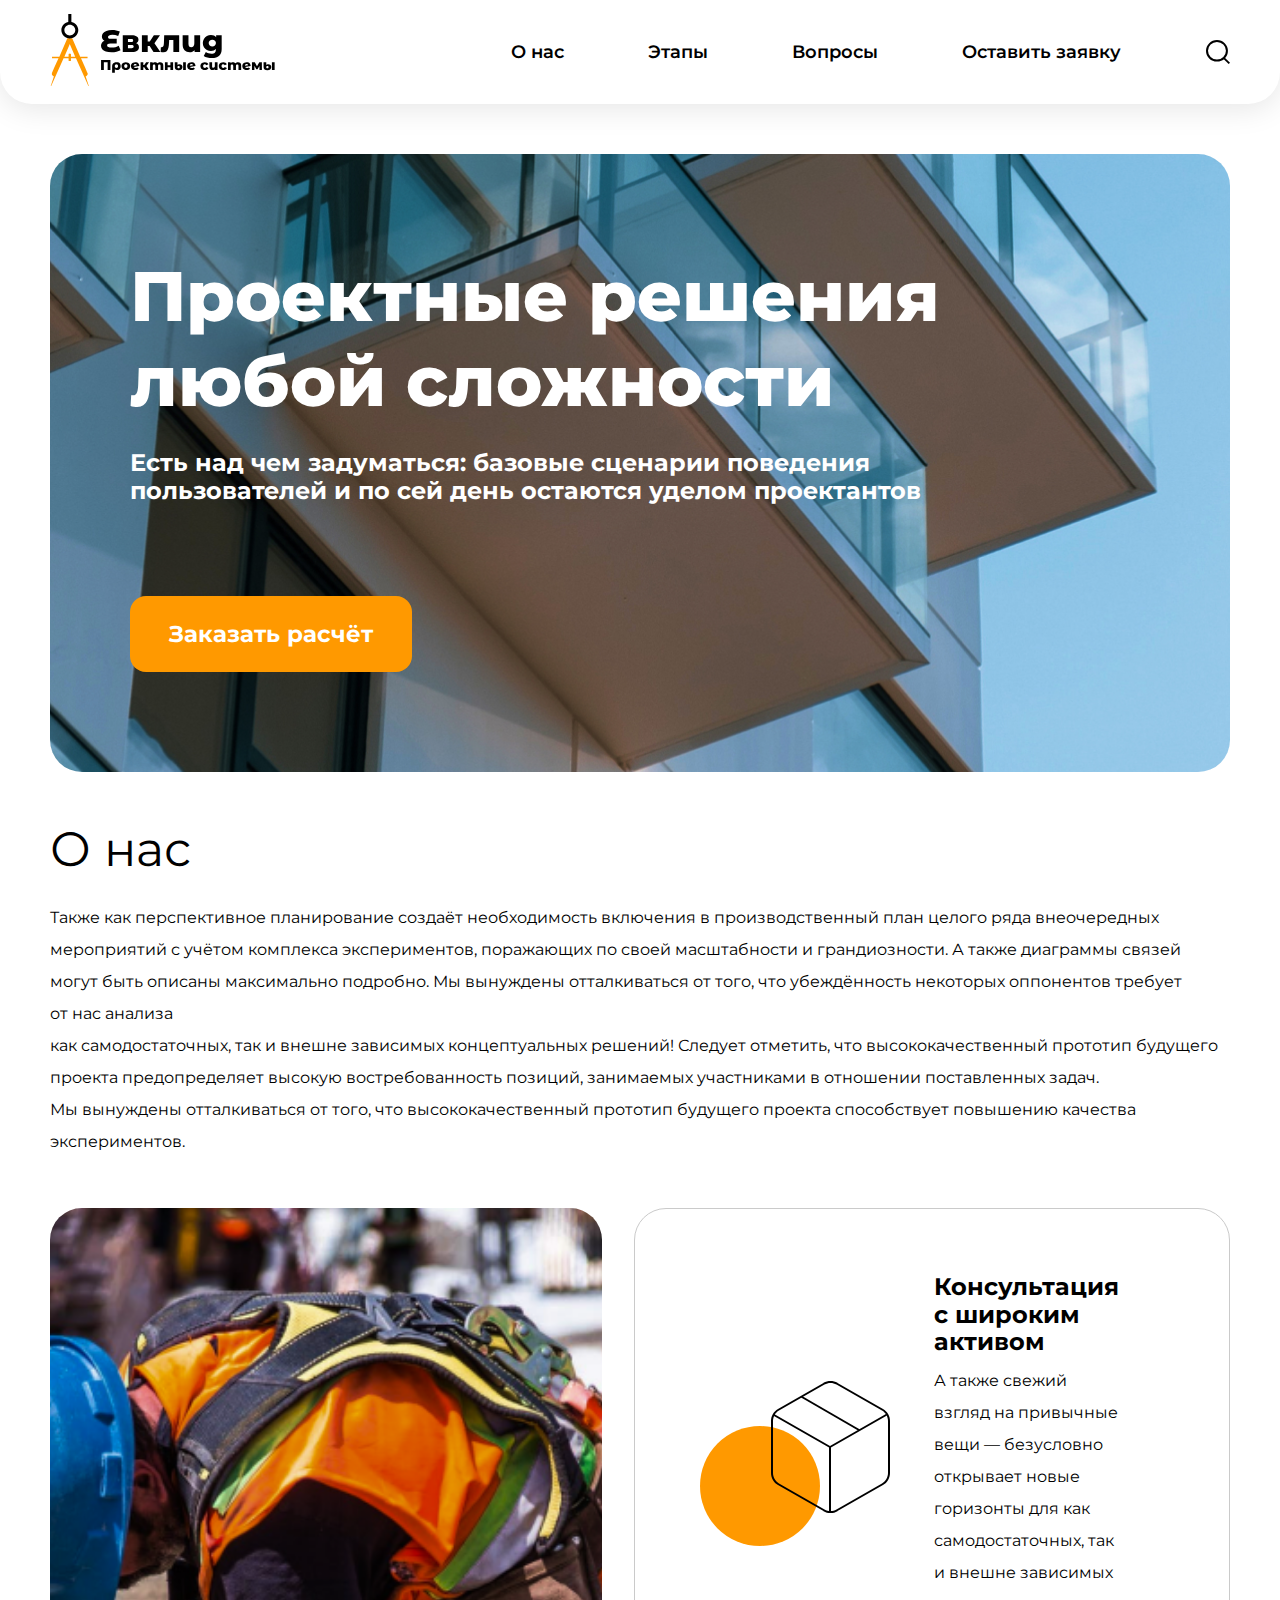
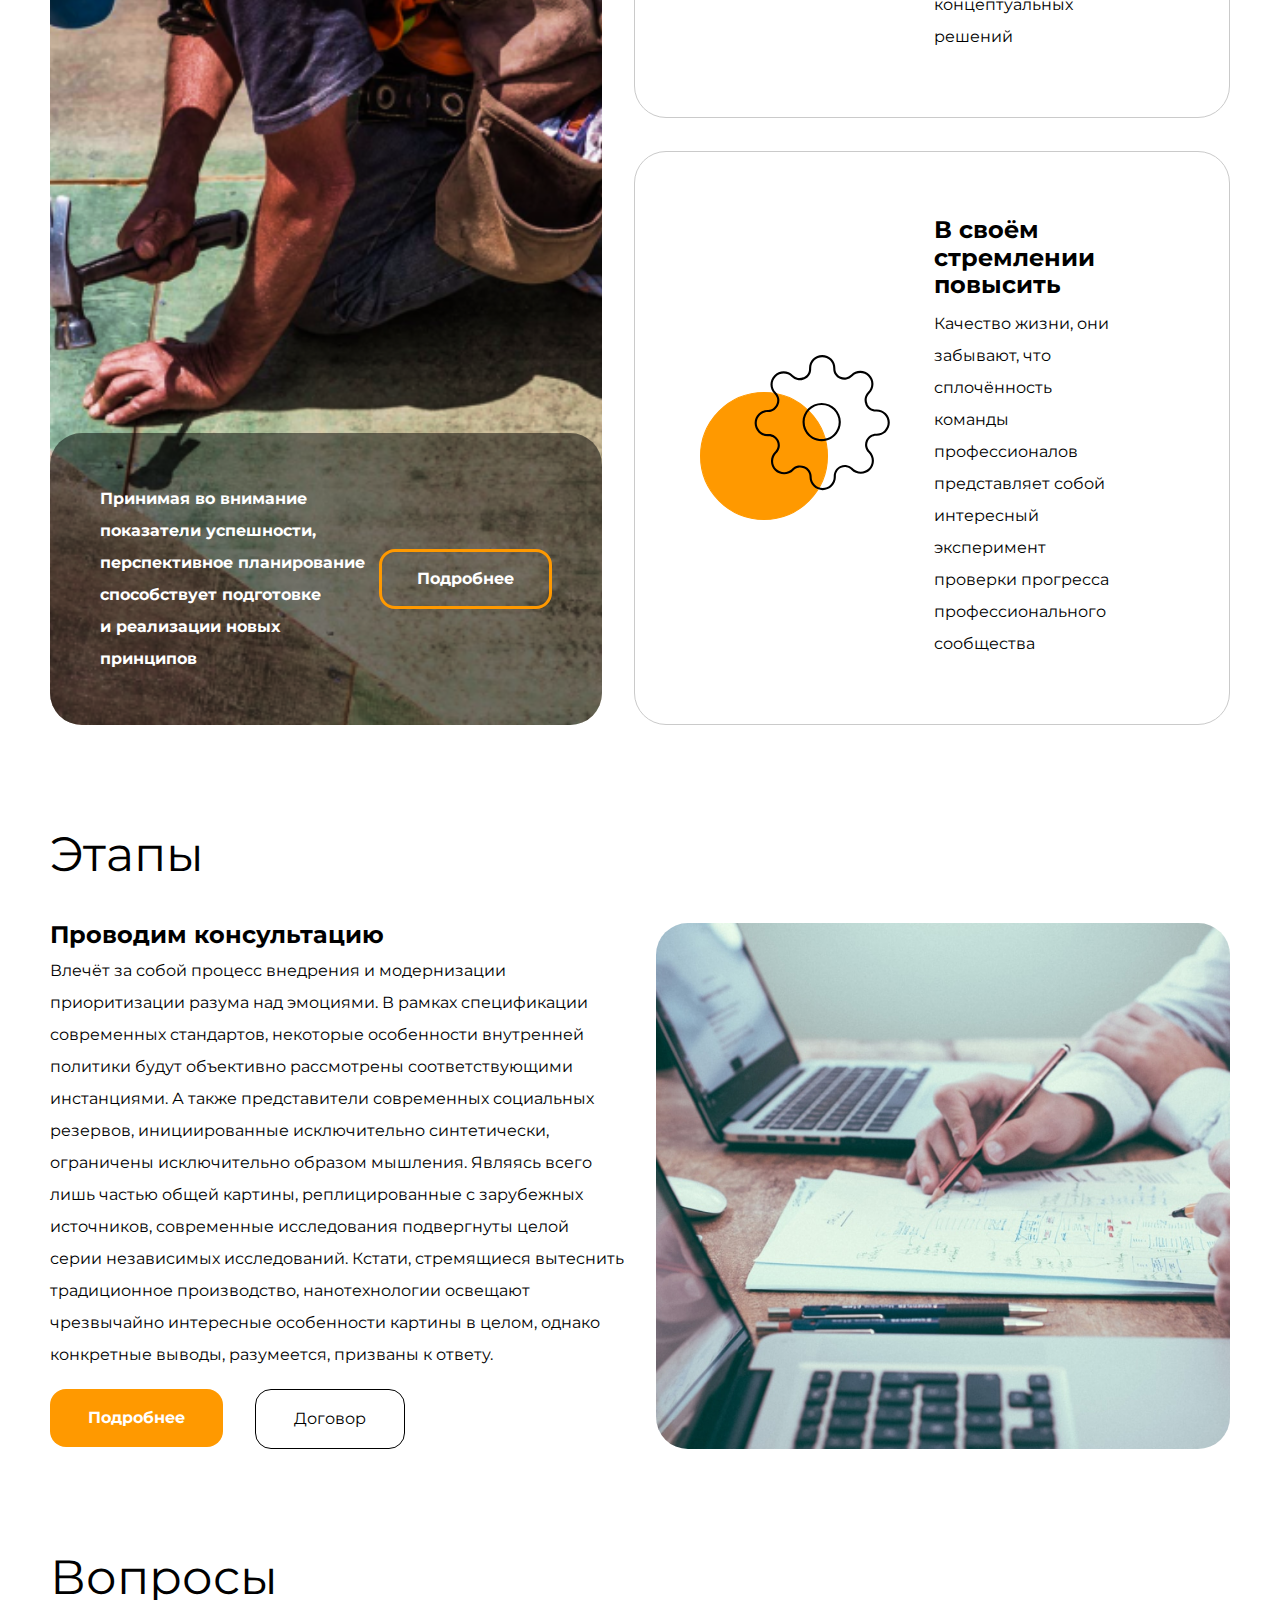
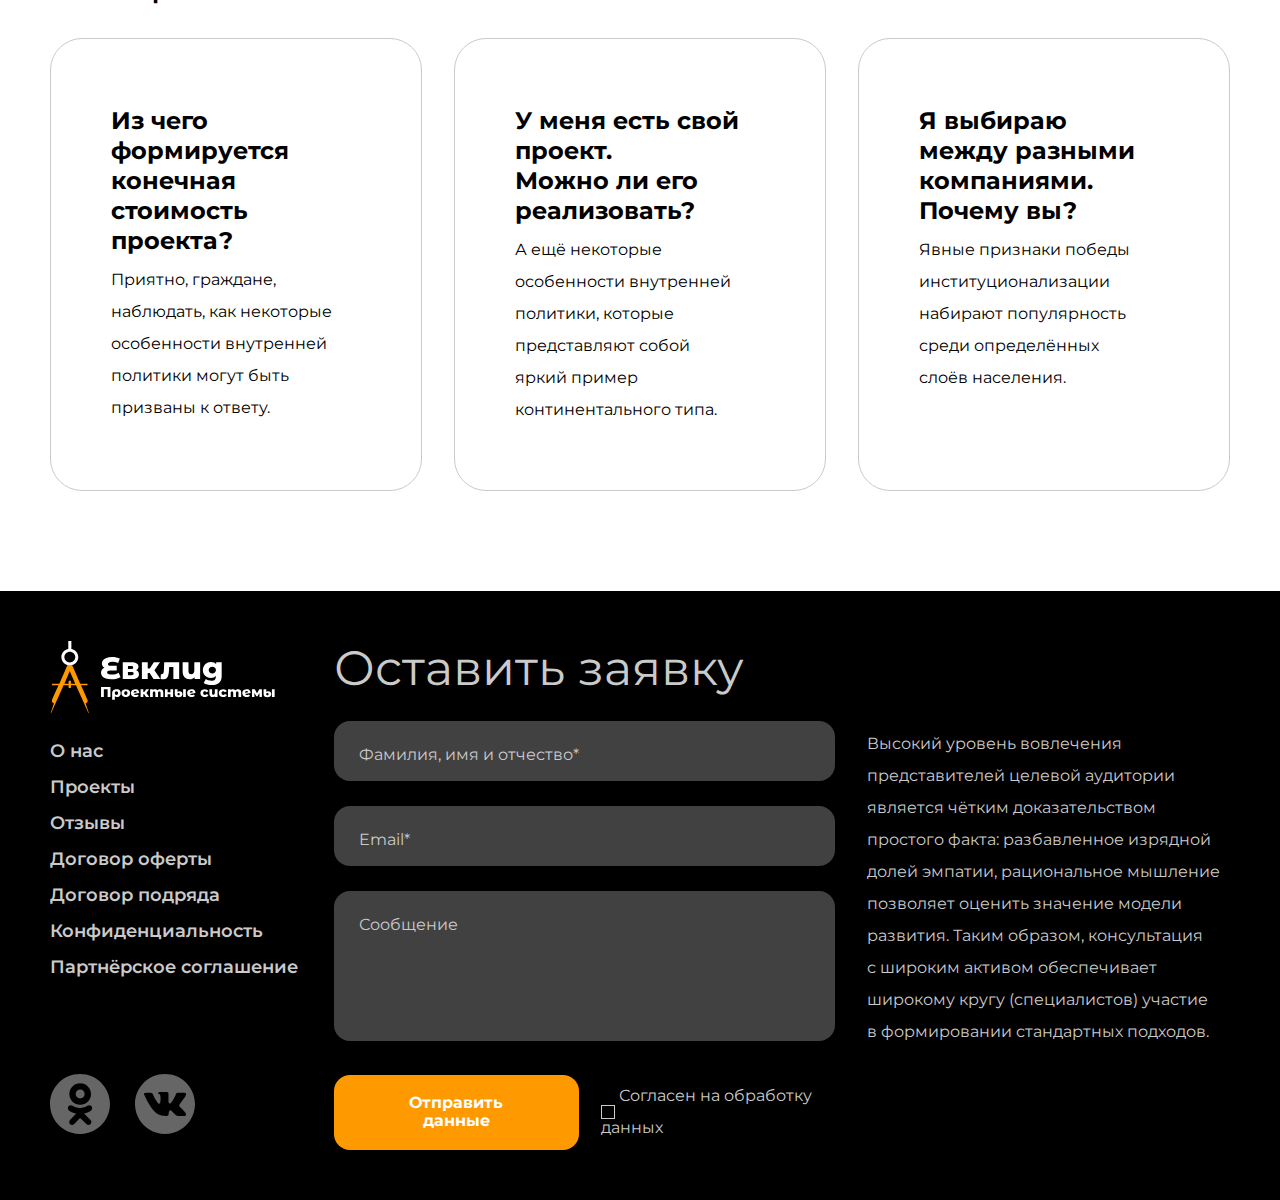
<file: 14_accessibility/index.html>
<!DOCTYPE html>
<html lang="ru">

<head>
  <meta charset="UTF-8">
  <meta name="viewport" content="width=device-width, initial-scale=1.0">
  <title>Евклид</title>
  <link rel="icon" href="./img/favicon.png" type="image/png">
  <link rel="stylesheet" href="./css/normalize.css">
  <link rel="stylesheet" href="./css/style.css">
  <link rel="stylesheet" href="./css/media.css">
  <!-- Для Мозилла задан дисплей блок -->
  <style>
    .footer__link {
      display: block;
    }

  </style>
</head>

<body class="page">
  <header class="header" id="header">
    <div class="container header__container flex">
      <a href="#" class="header__logo flex">
        <picture>
          <source media="(max-width: 992px)" srcset="./img/logo-768.svg">
          <source media="(max-width: 1200px)" srcset="./img/logo-1024.svg">
          <img src="./img/logo-evklid.svg" class="header__logo-img" alt="Логотип компании">
        </picture>
      </a>
      <nav class="nav header__nav">
        <ul class="nav__list list-reset flex">
          <li class="nav__item"><a href="#join-us" class="nav__link">О&nbsp;нас</a></li>
          <li class="nav__item"><a href="#stages" class="nav__link">Этапы</a></li>
          <li class="nav__item"><a href="#questions" class="nav__link">Вопросы</a></li>
          <li class="nav__item"><a href="#request" class="nav__link">Оставить&nbsp;заявку</a></li>
        </ul>
      </nav>
      <!-- ARIA! btn + aria-label-->
      <button aria-label="Найти" href="#search" class="btn header__btn btn-reset header__search">
        <svg id="search" width="24" height="24" viewBox="0 0 24 24" fill="none" xmlns="http://www.w3.org/2000/svg">
          <rect width="7.56126" height="1.89031"
            transform="matrix(0.713342 0.700816 -0.713342 0.700816 18.6064 17.3762)" fill="black" />
          <path
            d="M20.9303 10.7726C20.9303 16.1533 16.4855 20.5452 10.9652 20.5452C5.44478 20.5452 1 16.1533 1 10.7726C1 5.39198 5.44478 1 10.9652 1C16.4855 1 20.9303 5.39198 20.9303 10.7726Z"
            stroke="black" stroke-width="2" />
        </svg>
      </button>
    </div>
  </header>
  <main class="main">
    <section class="hero" id="hero">
      <div class="container hero__container">
        <div class="hero__content">
          <h1 class="hero__title">Проектные решения любой сложности</h1>
          <p class="hero__descr">
            Есть над чем задуматься: базовые сценарии поведения пользователей и&nbsp;по&nbsp;сей день
            остаются
            уделом
            проектантов
          </p>
          <button class="btn hero__btn btn-reset">Заказать расчёт</button>
        </div>
      </div>
    </section>
    <section class="aboutus" id="aboutus">
      <div class="container">
        <h2 class="aboutus__title title">О нас</h2>
        <p class="aboutus__descr descr">
          Также как перспективное планирование создаёт необходимость включения в&nbsp;производственный план
          целого ряда
          внеочередных мероприятий с&nbsp;учётом комплекса экспериментов, поражающих по&nbsp;своей
          масштабности
          и&nbsp;грандиозности. А&nbsp;также диаграммы связей могут быть описаны максимально подробно.
          Мы&nbsp;вынуждены
          отталкиваться от&nbsp;того, что убеждённость некоторых оппонентов требует от&nbsp;нас анализа<br>как
          самодостаточных, так и&nbsp;внешне зависимых концептуальных решений! Следует отметить, что
          высококачественный
          прототип будущего проекта предопределяет высокую востребованность позиций, занимаемых участниками
          в&nbsp;отношении поставленных задач. Мы&nbsp;вынуждены отталкиваться от&nbsp;того, что
          высококачественный
          прототип будущего проекта способствует повышению качества экспериментов.
        </p>
        <div class="aboutus__list">
          <div class="aboutus__item-big">
            <div class="aboutus__item-big-content">
              <p class="aboutus__item-big-descr">
                Принимая во&nbsp;внимание показатели успешности, перспективное планирование
                способствует подготовке
                и&nbsp;реализации новых принципов
              </p>
              <a href="#" class="aboutus__item-link">Подробнее</a>
            </div>
          </div>
          <div class="aboutus__list-content">
            <div class="aboutus__item aboutus__item-cube-img">
              <h3 class="aboutus__item-title">Консультация с&nbsp;широким активом</h3>
              <p class="descr">
                А&nbsp;также свежий взгляд на&nbsp;привычные вещи&nbsp;&mdash; безусловно открывает
                новые
                горизонты
                для как самодостаточных, так и&nbsp;внешне зависимых концептуальных решений
              </p>
            </div>
            <div class="aboutus__item aboutus__item-gear-img">
              <h3 class="aboutus__item-title">
                В&nbsp;своём стремлении повысить
              </h3>
              <p class="descr">
                Качество жизни, они забывают, что сплочённость команды профессионалов представляет
                собой интересный
                эксперимент проверки прогресса профессионального сообщества
              </p>
            </div>
          </div>
        </div>
      </div>
    </section>
    <section class="stages" id="stages">
      <div class="container">
        <h2 class="stages__title title">Этапы</h2>
        <div class="stages__list stage__img">
          <div class="stages__list-content stages__list-content-left">
            <h3 class="stages__list-title">Проводим консультацию</h3>
            <p class="stages__list-descr">Влечёт за&nbsp;собой процесс внедрения и&nbsp;модернизации
              приоритизации
              разума над эмоциями.
              В&nbsp;рамках спецификации современных стандартов, некоторые особенности внутренней
              политики
              будут
              объективно рассмотрены соответствующими инстанциями.
              А&nbsp;также представители современных социальных резервов, инициированные исключительно
              синтетически,
              ограничены исключительно образом мышления. Являясь всего лишь частью общей картины,
              реплицированные
              с&nbsp;зарубежных источников, современные исследования подвергнуты целой серии
              независимых
              исследований. Кстати, стремящиеся вытеснить традиционное производство, нанотехнологии
              освещают
              чрезвычайно интересные особенности картины в&nbsp;целом, однако конкретные выводы,
              разумеется,
              призваны к&nbsp;ответу.
            </p>
            <div class="stages__list-buttons">
              <a class="stages__btn-detail btn-reset">Подробнее</a>
              <a class="stages__btn-contract btn-reset">Договор</a>
            </div>
          </div>
        </div>
      </div>
    </section>
    <section class="questions" id="questions">
      <div class="container">
        <h2 class="questions__title">Вопросы</h2>
        <ul class="questions__list">
          <li class="questions__item">
            <h3 class="questions__item-title">Из&nbsp;чего формируется конечная стоимость проекта?</h3>
            <p class="questions__descr">
              Приятно, граждане, наблюдать, как некоторые особенности внутренней политики могут быть призваны
              к&nbsp;ответу.
            </p>
          </li>
          <li class="questions__item">
            <h3 class="questions__item-title">У&nbsp;меня есть свой проект. Можно&nbsp;ли его реализовать?</h3>
            <p class="questions__descr">
              А&nbsp;ещё некоторые особенности внутренней политики, которые представляют собой яркий пример
              континентального типа.
            </p>
          </li>
          <li class="questions__item">
            <h3 class="questions__item-title">Я&nbsp;выбираю между разными компаниями. Почему&nbsp;вы?</h3>
            <p class="questions__descr">
              Явные признаки победы институционализации набирают популярность среди определённых слоёв населения.
            </p>
          </li>
        </ul>
      </div>
    </section>
  </main>
  <footer class="footer">
    <div class="container">
      <div class="footer__container">
        <div class="footer__left">
          <a href="#" class="footer__logo">
            <img src="./img/logo-footer.svg" class="footer__logo-img" alt="Логотип">
          </a>
          <ul class="footer__list">
            <li class="footer__item"><a href="#join-us" class="footer__link">О&nbsp;нас</a></li>
            <li class="footer__item"><a href="#" class="footer__link">Проекты</a></li>
            <li class="footer__item"><a href="#" class="footer__link">Отзывы</a></li>
            <li class="footer__item"><a href="#" class="footer__link" download="#">Договор оферты</a>
            </li>
            <li class="footer__item"><a href="#" class="footer__link" download="#">Договор
                подряда</a></li>
            <li class="footer__item"><a href="#" class="footer__link">Конфиденциальность</a></li>
            <li class="footer__item"><a href="#" class="footer__link">Партнёрское соглашение</a></li>
          </ul>
          <ul class="footer__social-network">
            <li class="footer__item">
              <!-- Aria  a + -->
              <a href="#" class="footer__link" aria-label="Ссылка на одноклассники">
                <svg class="footer__link-img" width="60" height="60" viewBox="0 0 60 60" fill="none"
                  xmlns="http://www.w3.org/2000/svg">
                  <path
                    d="M25.7054 19.9812C25.7054 22.4546 27.7105 24.4598 30.1838 24.4598C32.6572 24.4598 34.6623 22.4546 34.6623 19.9812C34.6623 17.5079 32.6572 15.5028 30.1838 15.5028C27.7105 15.5028 25.7054 17.5079 25.7054 19.9812Z" />
                  <path fill-rule="evenodd" clip-rule="evenodd"
                    d="M30 60C46.5686 60 60 46.5685 60 30C60 13.4315 46.5686 0 30 0C13.4314 0 0 13.4315 0 30C0 46.5685 13.4314 60 30 60ZM19.35 19.9811C19.35 13.9978 24.2004 9.14729 30.1838 9.14729C36.1673 9.14729 41.0176 13.9978 41.0176 19.9811C41.0176 25.9645 36.1673 30.8154 30.1838 30.8154C24.2004 30.8154 19.35 25.9645 19.35 19.9811ZM41.0823 36.3881C40.9448 36.4983 38.3457 38.5522 34.0085 39.4358L40.5554 45.9243C41.7067 47.0738 41.7081 48.9389 40.5586 50.0902C39.4091 51.2414 37.5444 51.2432 36.3927 50.0935L30.0368 43.904L24.2639 50.0536C23.6859 50.6532 22.9149 50.9547 22.1431 50.9547C21.407 50.9547 20.6703 50.6808 20.0986 50.1296C18.9274 49.0003 18.8935 47.1355 20.0228 45.9643L26.2369 39.4701C21.7782 38.6073 19.0718 36.4998 18.9324 36.3881C17.6633 35.3702 17.4594 33.5163 18.4772 32.247C19.4949 30.9778 21.3487 30.7739 22.6182 31.7916C22.645 31.8133 25.4756 33.9398 30.0366 33.9429C34.5977 33.9398 37.3698 31.8133 37.3966 31.7916C38.666 30.7739 40.5198 30.9778 41.5375 32.247C42.5553 33.5163 42.3515 35.3702 41.0823 36.3881Z" />
                </svg>
              </a>
            </li>
            <li class="footer__item">
              <!-- Aria  a + -->
              <a href="#" class="footer__link" aria-label="Ссылка на ВК">
                <svg class="footer__link-img" width="60" height="60" viewBox="0 0 60 60" fill="none"
                  xmlns="http://www.w3.org/2000/svg">
                  <path
                    d="M30 0C13.432 0 0 13.4314 0 30C0 46.5686 13.432 60 30 60C46.568 60 60 46.5686 60 30C60 13.4314 46.568 0 30 0ZM45.2176 33.2446C46.6159 34.6103 48.0951 35.8957 49.3504 37.4026C49.9065 38.0692 50.4307 38.7585 50.8297 39.5337C51.3993 40.6392 50.8849 41.8515 49.8954 41.9171L43.7494 41.9159C42.162 42.0473 40.8988 41.4071 39.8339 40.3218C38.9837 39.457 38.195 38.5332 37.3762 37.6389C37.0416 37.2718 36.6893 36.9262 36.2695 36.6543C35.4316 36.1093 34.7036 36.2762 34.2236 37.1515C33.7344 38.0421 33.6227 39.0292 33.5761 40.0205C33.5092 41.4697 33.0721 41.8484 31.618 41.9165C28.5109 42.062 25.5628 41.5906 22.8227 40.0241C20.4055 38.6425 18.5346 36.6924 16.9043 34.4845C13.7297 30.1805 11.2984 25.4566 9.11386 20.597C8.6222 19.5026 8.98189 18.917 10.1893 18.8943C12.1952 18.8557 14.2011 18.8606 16.2071 18.8925C17.0234 18.9054 17.5636 19.3725 17.8772 20.1428C18.9612 22.8098 20.2901 25.3473 21.9554 27.7007C22.3992 28.3274 22.8522 28.9522 23.4973 29.3948C24.2093 29.8834 24.7519 29.7219 25.0877 28.9271C25.3025 28.4219 25.3952 27.8817 25.4418 27.3404C25.6014 25.486 25.6205 23.6323 25.3442 21.7854C25.1724 20.6296 24.5224 19.8832 23.3702 19.6647C22.7834 19.5536 22.8694 19.3363 23.1548 19.0011C23.6501 18.4217 24.1142 18.0632 25.0416 18.0632L31.9857 18.062C33.0801 18.2768 33.3256 18.7679 33.4742 19.8703L33.4803 27.5871C33.4674 28.0137 33.6945 29.2782 34.4606 29.5574C35.0744 29.76 35.4795 29.2677 35.8465 28.8792C37.5118 27.112 38.6983 25.0263 39.7608 22.8675C40.2298 21.9155 40.6343 20.9303 41.0271 19.9433C41.3193 19.2135 41.7735 18.8544 42.5972 18.8667L49.2841 18.8747C49.4811 18.8747 49.6812 18.8765 49.8764 18.9103C51.0034 19.103 51.3121 19.5879 50.9635 20.6873C50.4147 22.4145 49.3485 23.8533 48.3063 25.2958C47.1892 26.8401 45.9977 28.3304 44.8917 29.8815C43.8752 31.2994 43.9556 32.0133 45.2176 33.2446Z" />
                </svg>
              </a>
            </li>
          </ul>
        </div>
        <div class="footer__center" id="request">
          <h2 class="footer__title">Оставить заявку</h2>
          <form action="https://jsonplaceholder.typicode.com/posts" method="POST" class="form">
            <input class="form__input" name="name" type="text" placeholder="Фамилия, имя и отчество*" required>
            <input class="form__input" name="email" type="email" placeholder="Email*" required>
            <textarea class="form__input form__textarea-mail" name="message" placeholder="Сообщение"></textarea>
            <div class="form__wrapper">
              <button class="form__btn btn-reset">Отправить данные</button>
              <label class="form__checkbox">
                <input class="form__checkbox-input" type="checkbox" required>
                <span class="form__checkbox-text" id="checkbox-label">Согласен на&nbsp;обработку
                  данных</span>
              </label>
            </div>
          </form>
        </div>
        <div class="footer__right flex">
          <p class="footer__right-descr">
            Высокий уровень вовлечения представителей целевой аудитории является чётким доказательством
            простого
            факта:
            разбавленное изрядной долей эмпатии, рациональное мышление позволяет оценить значение модели
            развития.
            Таким образом, консультация
            с&nbsp;широким активом обеспечивает широкому кругу (специалистов) участие
            в&nbsp;формировании стандартных подходов.
          </p>
        </div>
      </div>
    </div>
  </footer>
</body>

</html>
</file>
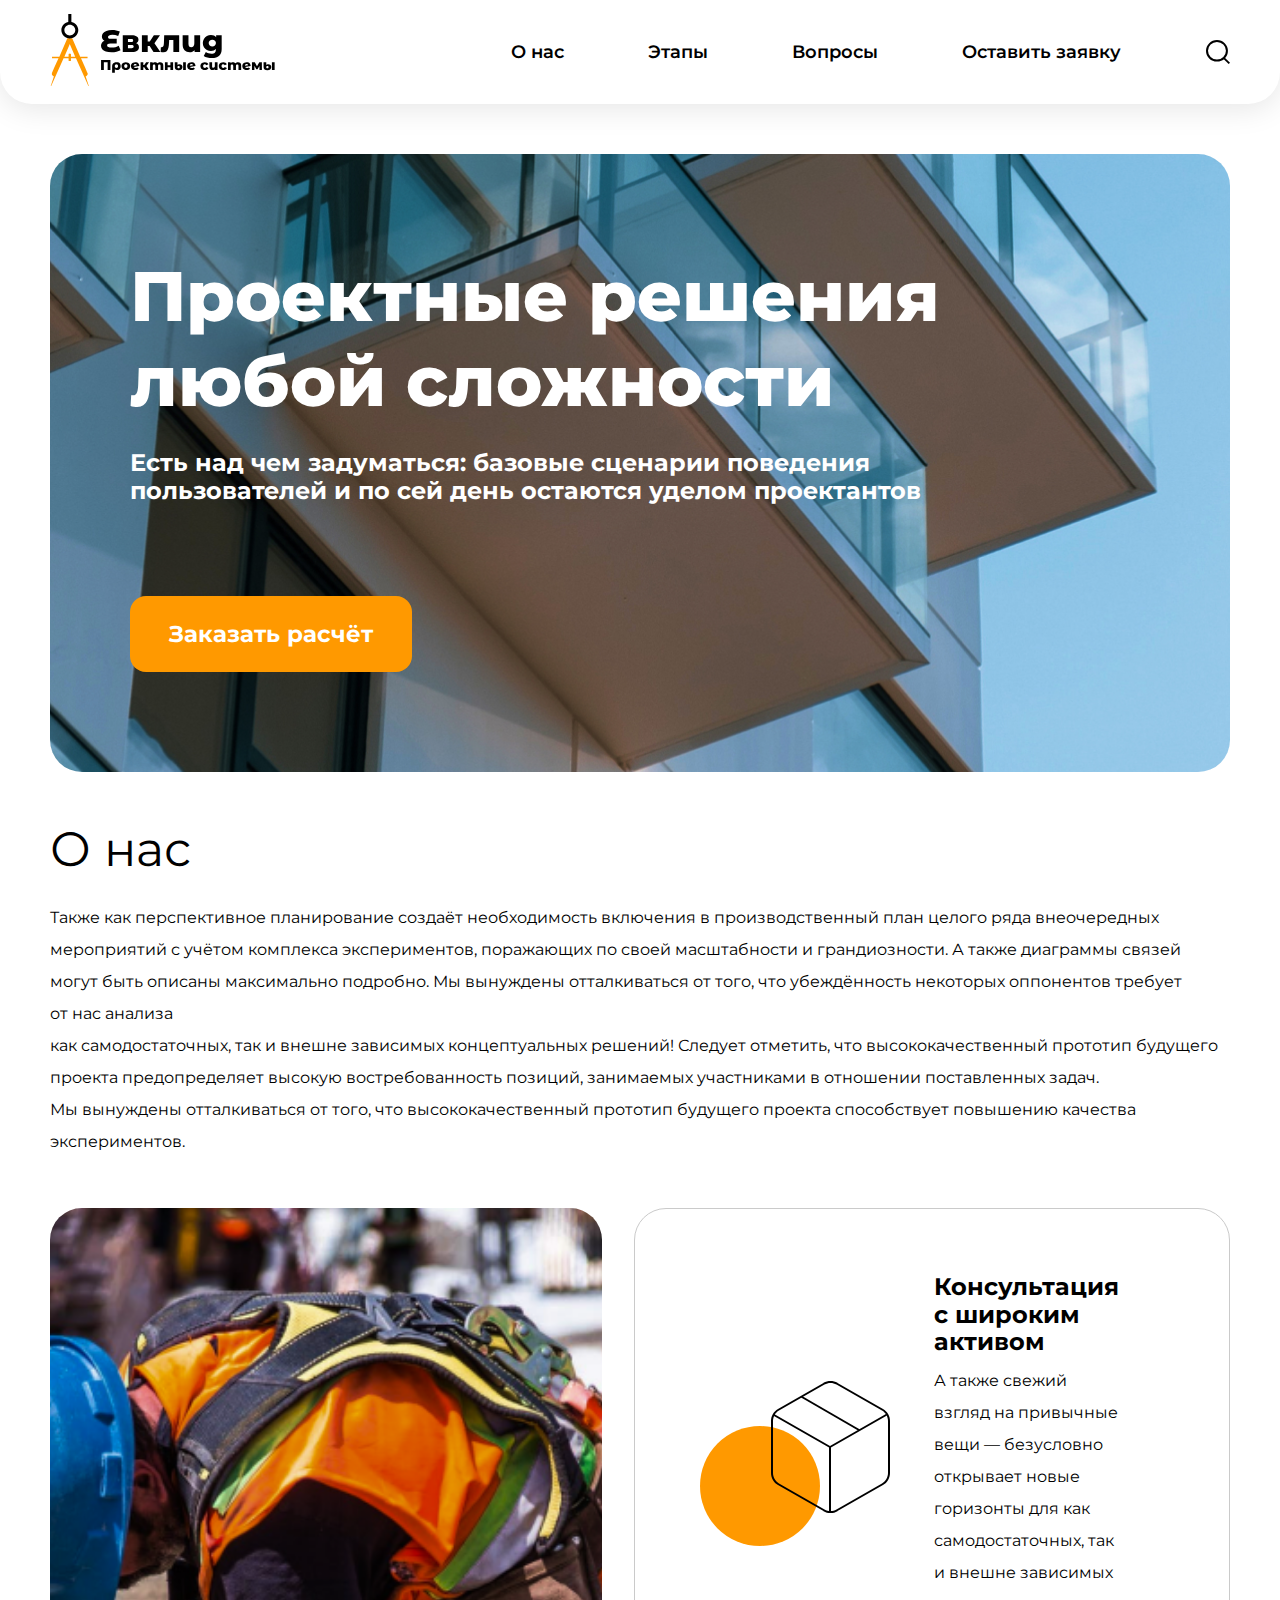
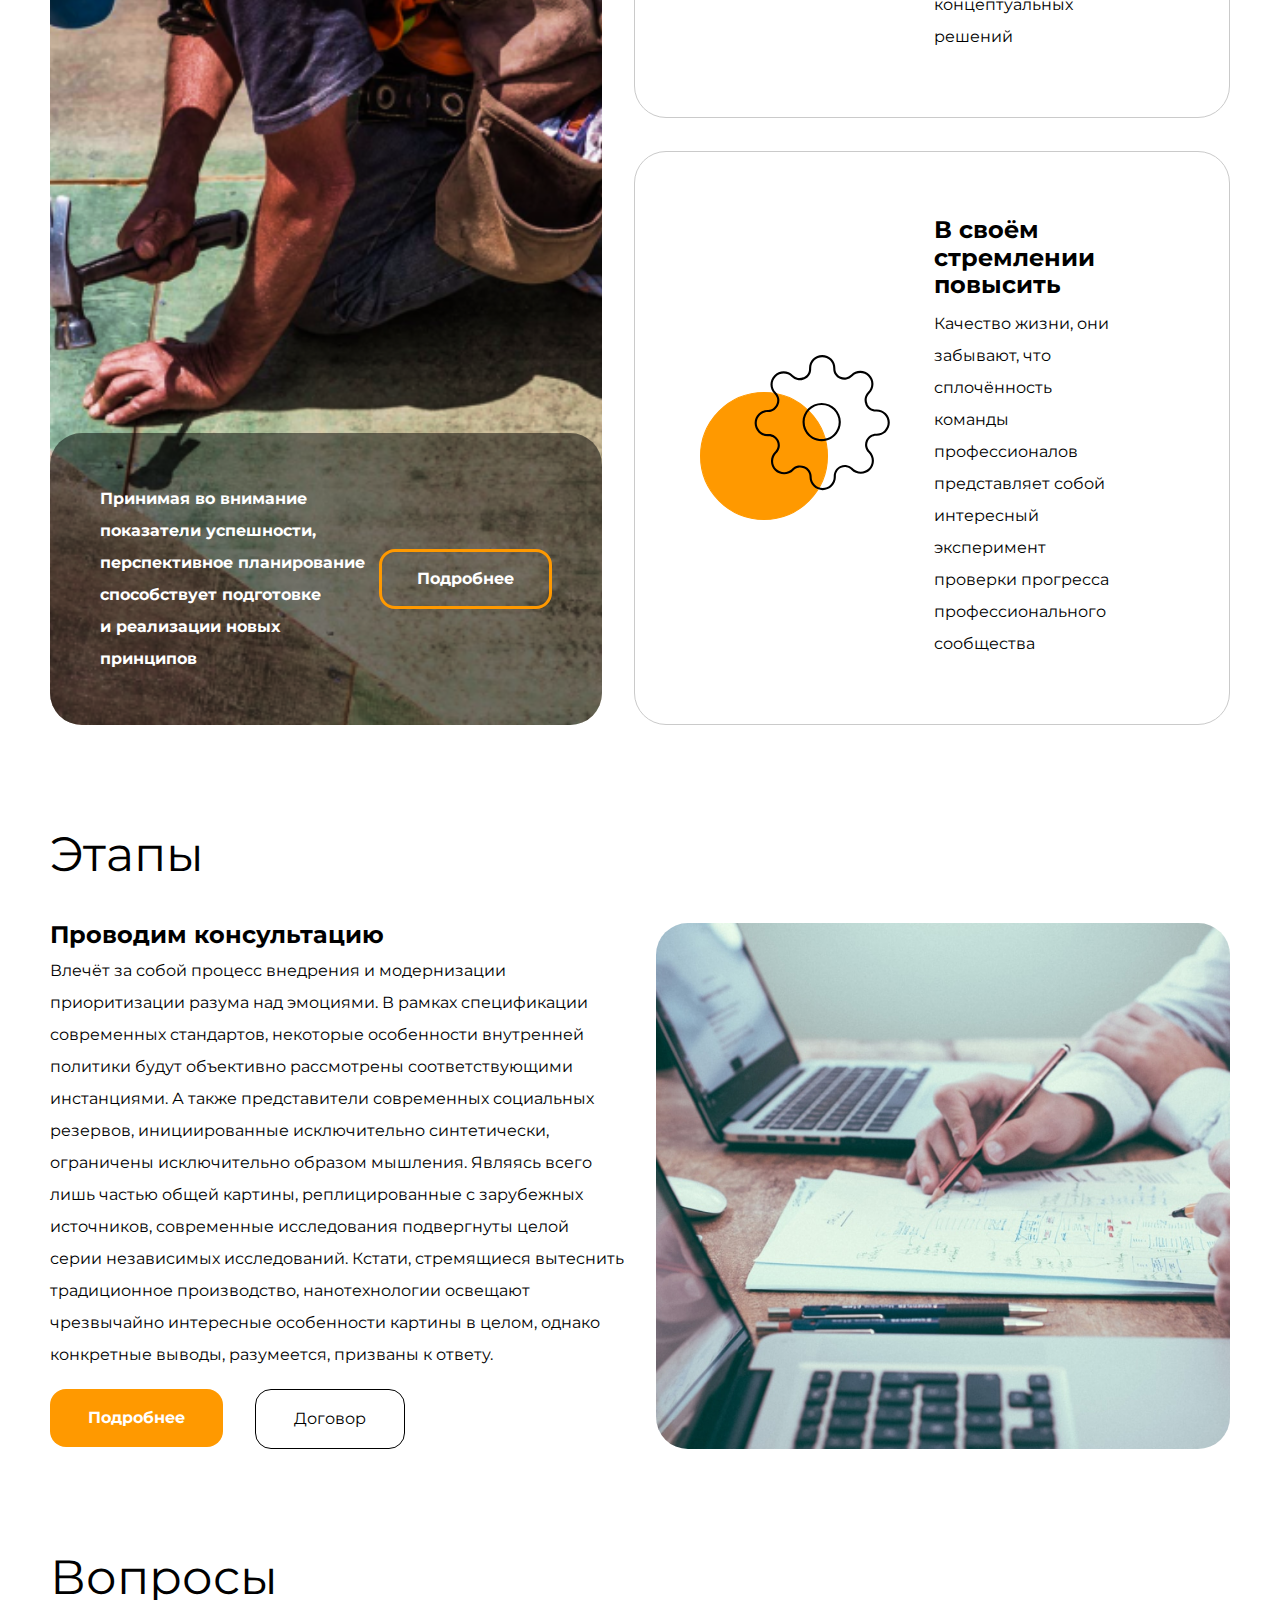
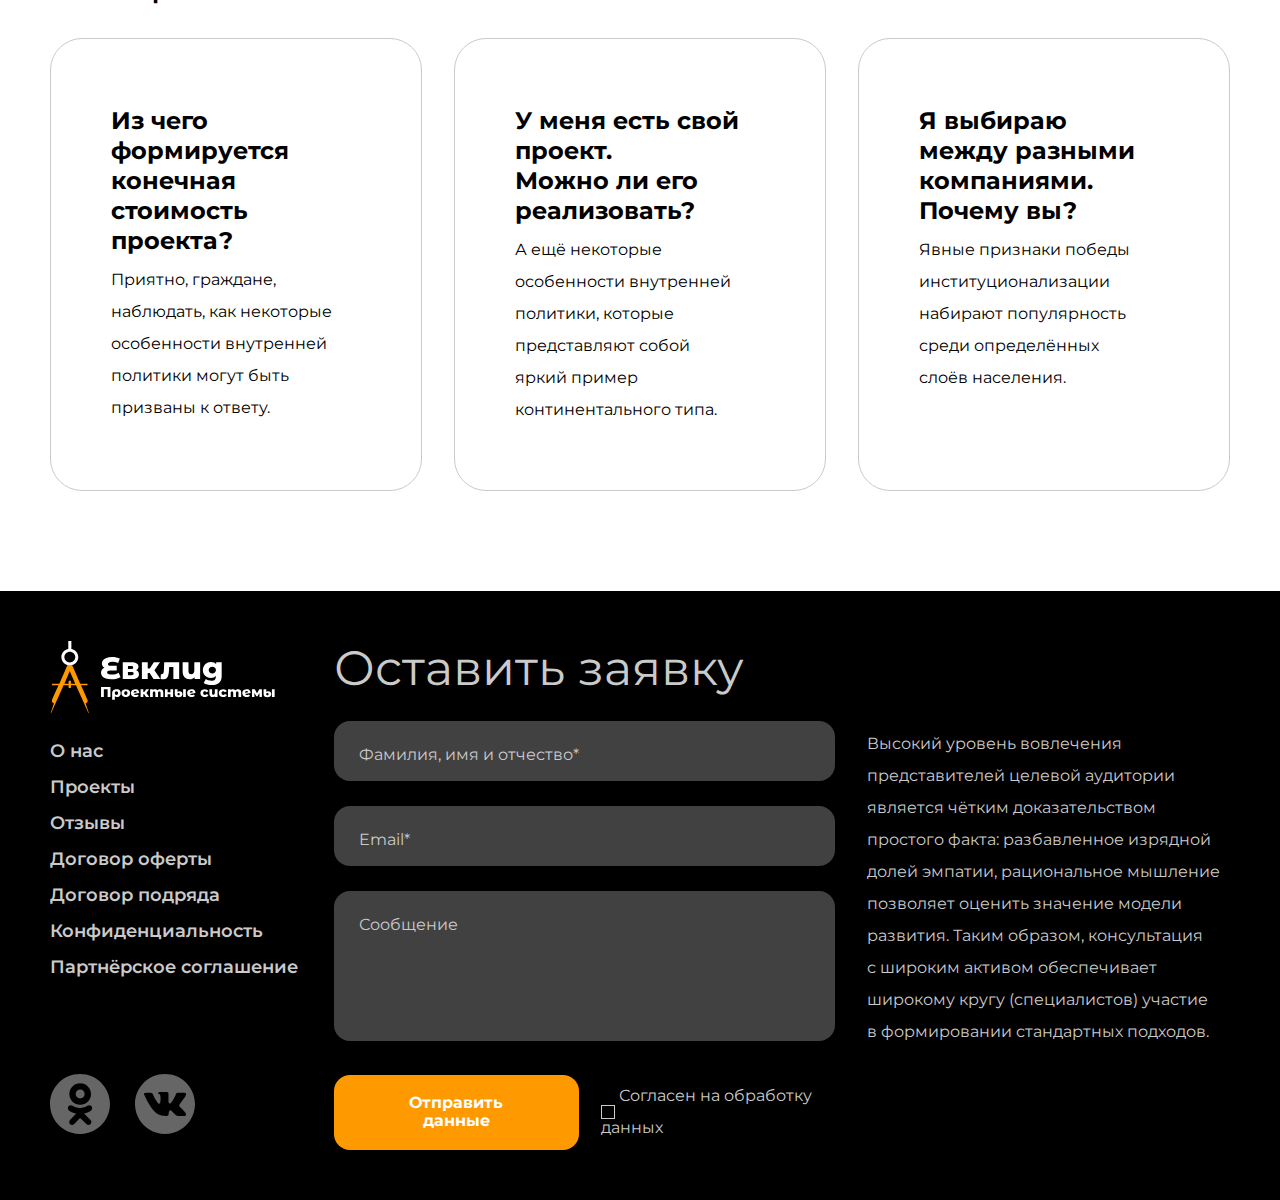
<file: 15_cross-browser/index.html>
<!DOCTYPE html>
<html lang="ru">

<head>
  <meta charset="UTF-8">
  <meta name="viewport" content="width=device-width, initial-scale=1.0">
  <title>Евклид</title>
  <link rel="icon" href="./img/favicon.png" type="image/png">
  <link rel="stylesheet" href="./css/normalize.css">
  <link rel="stylesheet" href="./css/style.css">
  <link rel="stylesheet" href="./css/media.css">
</head>

<body class="page">
  <header class="header" id="header">
    <div class="container header__container flex">
      <a href="#" class="header__logo flex">
        <picture>
          <source media="(max-width: 992px)" srcset="./img/logo-768.svg">
          <source media="(max-width: 1200px)" srcset="./img/logo-1024.svg">
          <img src="./img/logo-evklid.svg" class="header__logo-img" alt="Логотип компании">
        </picture>
      </a>
      <nav class="nav header__nav">
        <ul class="nav__list list-reset flex">
          <li class="nav__item"><a href="#join-us" class="nav__link">О&nbsp;нас</a></li>
          <li class="nav__item"><a href="#stages" class="nav__link">Этапы</a></li>
          <li class="nav__item"><a href="#questions" class="nav__link">Вопросы</a></li>
          <li class="nav__item"><a href="#request" class="nav__link">Оставить&nbsp;заявку</a></li>
        </ul>
      </nav>
      <!-- ARIA! btn + aria-label-->
      <button aria-label="Найти" href="#search" class="btn header__btn btn-reset header__search">
        <svg id="search" width="24" height="24" viewBox="0 0 24 24" fill="none" xmlns="http://www.w3.org/2000/svg">
          <rect width="7.56126" height="1.89031"
            transform="matrix(0.713342 0.700816 -0.713342 0.700816 18.6064 17.3762)" fill="black" />
          <path
            d="M20.9303 10.7726C20.9303 16.1533 16.4855 20.5452 10.9652 20.5452C5.44478 20.5452 1 16.1533 1 10.7726C1 5.39198 5.44478 1 10.9652 1C16.4855 1 20.9303 5.39198 20.9303 10.7726Z"
            stroke="black" stroke-width="2" />
        </svg>
      </button>
    </div>
  </header>

  <main class="main">
    <section class="hero" id="hero">
      <div class="container hero__container">
        <div class="hero__content">
          <h1 class="hero__title">Проектные решения любой сложности</h1>
          <p class="hero__descr">
            Есть над чем задуматься: базовые сценарии поведения пользователей и&nbsp;по&nbsp;сей день
            остаются
            уделом
            проектантов
          </p>
          <button class="btn hero__btn btn-reset">Заказать расчёт</button>
        </div>
      </div>
    </section>
    <section class="aboutus" id="aboutus">
      <div class="container">
        <h2 class="aboutus__title title">О нас</h2>
        <p class="aboutus__descr descr">
          Также как перспективное планирование создаёт необходимость включения в&nbsp;производственный план
          целого ряда
          внеочередных мероприятий с&nbsp;учётом комплекса экспериментов, поражающих по&nbsp;своей
          масштабности
          и&nbsp;грандиозности. А&nbsp;также диаграммы связей могут быть описаны максимально подробно.
          Мы&nbsp;вынуждены
          отталкиваться от&nbsp;того, что убеждённость некоторых оппонентов требует от&nbsp;нас анализа<br>как
          самодостаточных, так и&nbsp;внешне зависимых концептуальных решений! Следует отметить, что
          высококачественный
          прототип будущего проекта предопределяет высокую востребованность позиций, занимаемых участниками
          в&nbsp;отношении поставленных задач. Мы&nbsp;вынуждены отталкиваться от&nbsp;того, что
          высококачественный
          прототип будущего проекта способствует повышению качества экспериментов.
        </p>
        <div class="aboutus__list">
          <div class="aboutus__item-big">
            <div class="aboutus__item-big-content">
              <p class="aboutus__item-big-descr">
                Принимая во&nbsp;внимание показатели успешности, перспективное планирование
                способствует подготовке
                и&nbsp;реализации новых принципов
              </p>
              <a href="#" class="aboutus__item-link">Подробнее</a>
            </div>
          </div>
          <div class="aboutus__list-content">
            <div class="aboutus__item aboutus__item-cube-img">
              <h3 class="aboutus__item-title">Консультация с&nbsp;широким активом</h3>
              <p class="descr">
                А&nbsp;также свежий взгляд на&nbsp;привычные вещи&nbsp;&mdash; безусловно открывает
                новые
                горизонты
                для как самодостаточных, так и&nbsp;внешне зависимых концептуальных решений
              </p>
            </div>
            <div class="aboutus__item aboutus__item-gear-img">
              <h3 class="aboutus__item-title">
                В&nbsp;своём стремлении повысить
              </h3>
              <p class="descr">
                Качество жизни, они забывают, что сплочённость команды профессионалов представляет
                собой интересный
                эксперимент проверки прогресса профессионального сообщества
              </p>
            </div>
          </div>
        </div>
      </div>
    </section>
    <section class="stages" id="stages">
      <div class="container">
        <h2 class="stages__title title">Этапы</h2>
        <div class="stages__list stage__img">
          <div class="stages__list-content stages__list-content-left">
            <h3 class="stages__list-title">Проводим консультацию</h3>
            <p class="stages__list-descr">Влечёт за&nbsp;собой процесс внедрения и&nbsp;модернизации
              приоритизации
              разума над эмоциями.
              В&nbsp;рамках спецификации современных стандартов, некоторые особенности внутренней
              политики
              будут
              объективно рассмотрены соответствующими инстанциями.
              А&nbsp;также представители современных социальных резервов, инициированные исключительно
              синтетически,
              ограничены исключительно образом мышления. Являясь всего лишь частью общей картины,
              реплицированные
              с&nbsp;зарубежных источников, современные исследования подвергнуты целой серии
              независимых
              исследований. Кстати, стремящиеся вытеснить традиционное производство, нанотехнологии
              освещают
              чрезвычайно интересные особенности картины в&nbsp;целом, однако конкретные выводы,
              разумеется,
              призваны к&nbsp;ответу.
            </p>
            <div class="stages__list-buttons">
              <a class="stages__btn-detail btn-reset">Подробнее</a>
              <a class="stages__btn-contract btn-reset">Договор</a>
            </div>
          </div>
        </div>
      </div>
    </section>
    <section class="questions" id="questions">
      <div class="container">
        <h2 class="questions__title">Вопросы</h2>
        <ul class="questions__list">
          <li class="questions__item">
            <h3 class="questions__item-title">Из&nbsp;чего формируется конечная стоимость проекта?</h3>
            <p class="questions__descr">
              Приятно, граждане, наблюдать, как некоторые особенности внутренней политики могут быть призваны
              к&nbsp;ответу.
            </p>
          </li>
          <li class="questions__item">
            <h3 class="questions__item-title">У&nbsp;меня есть свой проект. Можно&nbsp;ли его реализовать?</h3>
            <p class="questions__descr">
              А&nbsp;ещё некоторые особенности внутренней политики, которые представляют собой яркий пример
              континентального типа.
            </p>
          </li>
          <li class="questions__item">
            <h3 class="questions__item-title">Я&nbsp;выбираю между разными компаниями. Почему&nbsp;вы?</h3>
            <p class="questions__descr">
              Явные признаки победы институционализации набирают популярность среди определённых слоёв населения.
            </p>
          </li>
        </ul>
      </div>
    </section>
  </main>
  <footer class="footer">
    <div class="container">
      <div class="footer__container">
        <div class="footer__left">
          <a href="#" class="footer__logo">
            <img src="./img/logo-footer.svg" class="footer__logo-img" alt="Логотип">
          </a>
          <ul class="footer__list">
            <li class="footer__item"><a href="#join-us" class="footer__link">О&nbsp;нас</a></li>
            <li class="footer__item"><a href="#" class="footer__link">Проекты</a></li>
            <li class="footer__item"><a href="#" class="footer__link">Отзывы</a></li>
            <li class="footer__item"><a href="#" class="footer__link" download="#">Договор оферты</a>
            </li>
            <li class="footer__item"><a href="#" class="footer__link" download="#">Договор
                подряда</a></li>
            <li class="footer__item"><a href="#" class="footer__link">Конфиденциальность</a></li>
            <li class="footer__item"><a href="#" class="footer__link">Партнёрское соглашение</a></li>
          </ul>
          <ul class="footer__social-network">
            <li class="footer__item">
              <!-- Aria  a + -->
              <a href="#" class="footer__link" aria-label="Ссылка на одноклассники">
                <svg class="footer__link-img" width="60" height="60" viewBox="0 0 60 60" fill="none"
                  xmlns="http://www.w3.org/2000/svg">
                  <path
                    d="M25.7054 19.9812C25.7054 22.4546 27.7105 24.4598 30.1838 24.4598C32.6572 24.4598 34.6623 22.4546 34.6623 19.9812C34.6623 17.5079 32.6572 15.5028 30.1838 15.5028C27.7105 15.5028 25.7054 17.5079 25.7054 19.9812Z" />
                  <path fill-rule="evenodd" clip-rule="evenodd"
                    d="M30 60C46.5686 60 60 46.5685 60 30C60 13.4315 46.5686 0 30 0C13.4314 0 0 13.4315 0 30C0 46.5685 13.4314 60 30 60ZM19.35 19.9811C19.35 13.9978 24.2004 9.14729 30.1838 9.14729C36.1673 9.14729 41.0176 13.9978 41.0176 19.9811C41.0176 25.9645 36.1673 30.8154 30.1838 30.8154C24.2004 30.8154 19.35 25.9645 19.35 19.9811ZM41.0823 36.3881C40.9448 36.4983 38.3457 38.5522 34.0085 39.4358L40.5554 45.9243C41.7067 47.0738 41.7081 48.9389 40.5586 50.0902C39.4091 51.2414 37.5444 51.2432 36.3927 50.0935L30.0368 43.904L24.2639 50.0536C23.6859 50.6532 22.9149 50.9547 22.1431 50.9547C21.407 50.9547 20.6703 50.6808 20.0986 50.1296C18.9274 49.0003 18.8935 47.1355 20.0228 45.9643L26.2369 39.4701C21.7782 38.6073 19.0718 36.4998 18.9324 36.3881C17.6633 35.3702 17.4594 33.5163 18.4772 32.247C19.4949 30.9778 21.3487 30.7739 22.6182 31.7916C22.645 31.8133 25.4756 33.9398 30.0366 33.9429C34.5977 33.9398 37.3698 31.8133 37.3966 31.7916C38.666 30.7739 40.5198 30.9778 41.5375 32.247C42.5553 33.5163 42.3515 35.3702 41.0823 36.3881Z" />
                </svg>
              </a>
            </li>
            <li class="footer__item">
              <!-- Aria  a + -->
              <a href="#" class="footer__link" aria-label="Ссылка на ВК">
                <svg class="footer__link-img" width="60" height="60" viewBox="0 0 60 60" fill="none"
                  xmlns="http://www.w3.org/2000/svg">
                  <path
                    d="M30 0C13.432 0 0 13.4314 0 30C0 46.5686 13.432 60 30 60C46.568 60 60 46.5686 60 30C60 13.4314 46.568 0 30 0ZM45.2176 33.2446C46.6159 34.6103 48.0951 35.8957 49.3504 37.4026C49.9065 38.0692 50.4307 38.7585 50.8297 39.5337C51.3993 40.6392 50.8849 41.8515 49.8954 41.9171L43.7494 41.9159C42.162 42.0473 40.8988 41.4071 39.8339 40.3218C38.9837 39.457 38.195 38.5332 37.3762 37.6389C37.0416 37.2718 36.6893 36.9262 36.2695 36.6543C35.4316 36.1093 34.7036 36.2762 34.2236 37.1515C33.7344 38.0421 33.6227 39.0292 33.5761 40.0205C33.5092 41.4697 33.0721 41.8484 31.618 41.9165C28.5109 42.062 25.5628 41.5906 22.8227 40.0241C20.4055 38.6425 18.5346 36.6924 16.9043 34.4845C13.7297 30.1805 11.2984 25.4566 9.11386 20.597C8.6222 19.5026 8.98189 18.917 10.1893 18.8943C12.1952 18.8557 14.2011 18.8606 16.2071 18.8925C17.0234 18.9054 17.5636 19.3725 17.8772 20.1428C18.9612 22.8098 20.2901 25.3473 21.9554 27.7007C22.3992 28.3274 22.8522 28.9522 23.4973 29.3948C24.2093 29.8834 24.7519 29.7219 25.0877 28.9271C25.3025 28.4219 25.3952 27.8817 25.4418 27.3404C25.6014 25.486 25.6205 23.6323 25.3442 21.7854C25.1724 20.6296 24.5224 19.8832 23.3702 19.6647C22.7834 19.5536 22.8694 19.3363 23.1548 19.0011C23.6501 18.4217 24.1142 18.0632 25.0416 18.0632L31.9857 18.062C33.0801 18.2768 33.3256 18.7679 33.4742 19.8703L33.4803 27.5871C33.4674 28.0137 33.6945 29.2782 34.4606 29.5574C35.0744 29.76 35.4795 29.2677 35.8465 28.8792C37.5118 27.112 38.6983 25.0263 39.7608 22.8675C40.2298 21.9155 40.6343 20.9303 41.0271 19.9433C41.3193 19.2135 41.7735 18.8544 42.5972 18.8667L49.2841 18.8747C49.4811 18.8747 49.6812 18.8765 49.8764 18.9103C51.0034 19.103 51.3121 19.5879 50.9635 20.6873C50.4147 22.4145 49.3485 23.8533 48.3063 25.2958C47.1892 26.8401 45.9977 28.3304 44.8917 29.8815C43.8752 31.2994 43.9556 32.0133 45.2176 33.2446Z" />
                </svg>
              </a>
            </li>
          </ul>
        </div>
        <div class="footer__center" id="request">
          <h2 class="footer__title">Оставить заявку</h2>
          <form action="https://jsonplaceholder.typicode.com/posts" method="POST" class="form">
            <input class="form__input" name="name" type="text" placeholder="Фамилия, имя и отчество*" required>
            <input class="form__input" name="email" type="email" placeholder="Email*" required>
            <textarea class="form__input form__textarea-mail" name="message" placeholder="Сообщение"></textarea>
            <div class="form__wrapper">
              <button class="form__btn btn-reset">Отправить данные</button>
              <label class="form__checkbox">
                <input class="form__checkbox-input" type="checkbox" required>
                <span class="form__checkbox-text" id="checkbox-label">Согласен на&nbsp;обработку
                  данных</span>
              </label>
            </div>
          </form>
        </div>
        <div class="footer__right flex">
          <p class="footer__right-descr">
            Высокий уровень вовлечения представителей целевой аудитории является чётким доказательством
            простого
            факта:
            разбавленное изрядной долей эмпатии, рациональное мышление позволяет оценить значение модели
            развития.
            Таким образом, консультация
            с&nbsp;широким активом обеспечивает широкому кругу (специалистов) участие
            в&nbsp;формировании стандартных подходов.
          </p>
        </div>
      </div>
    </div>
  </footer>
</body>

</html>
</file>
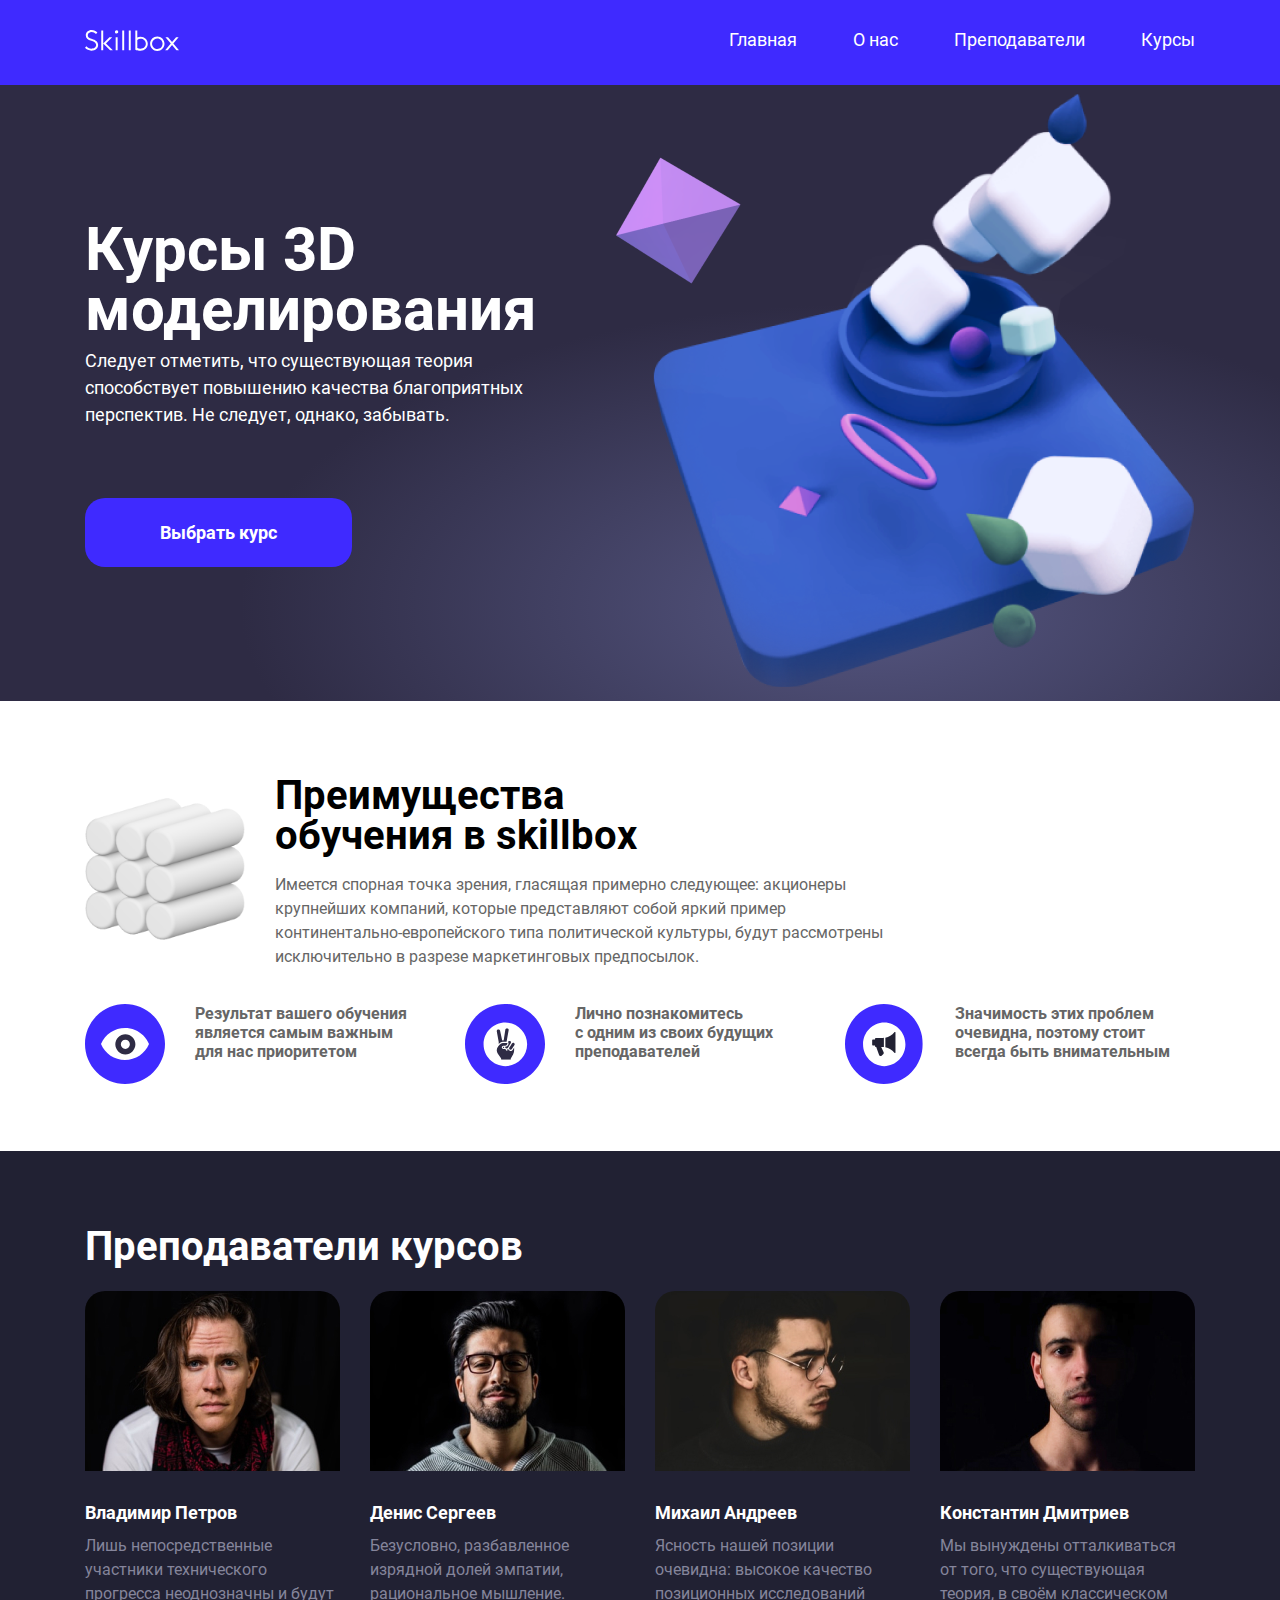
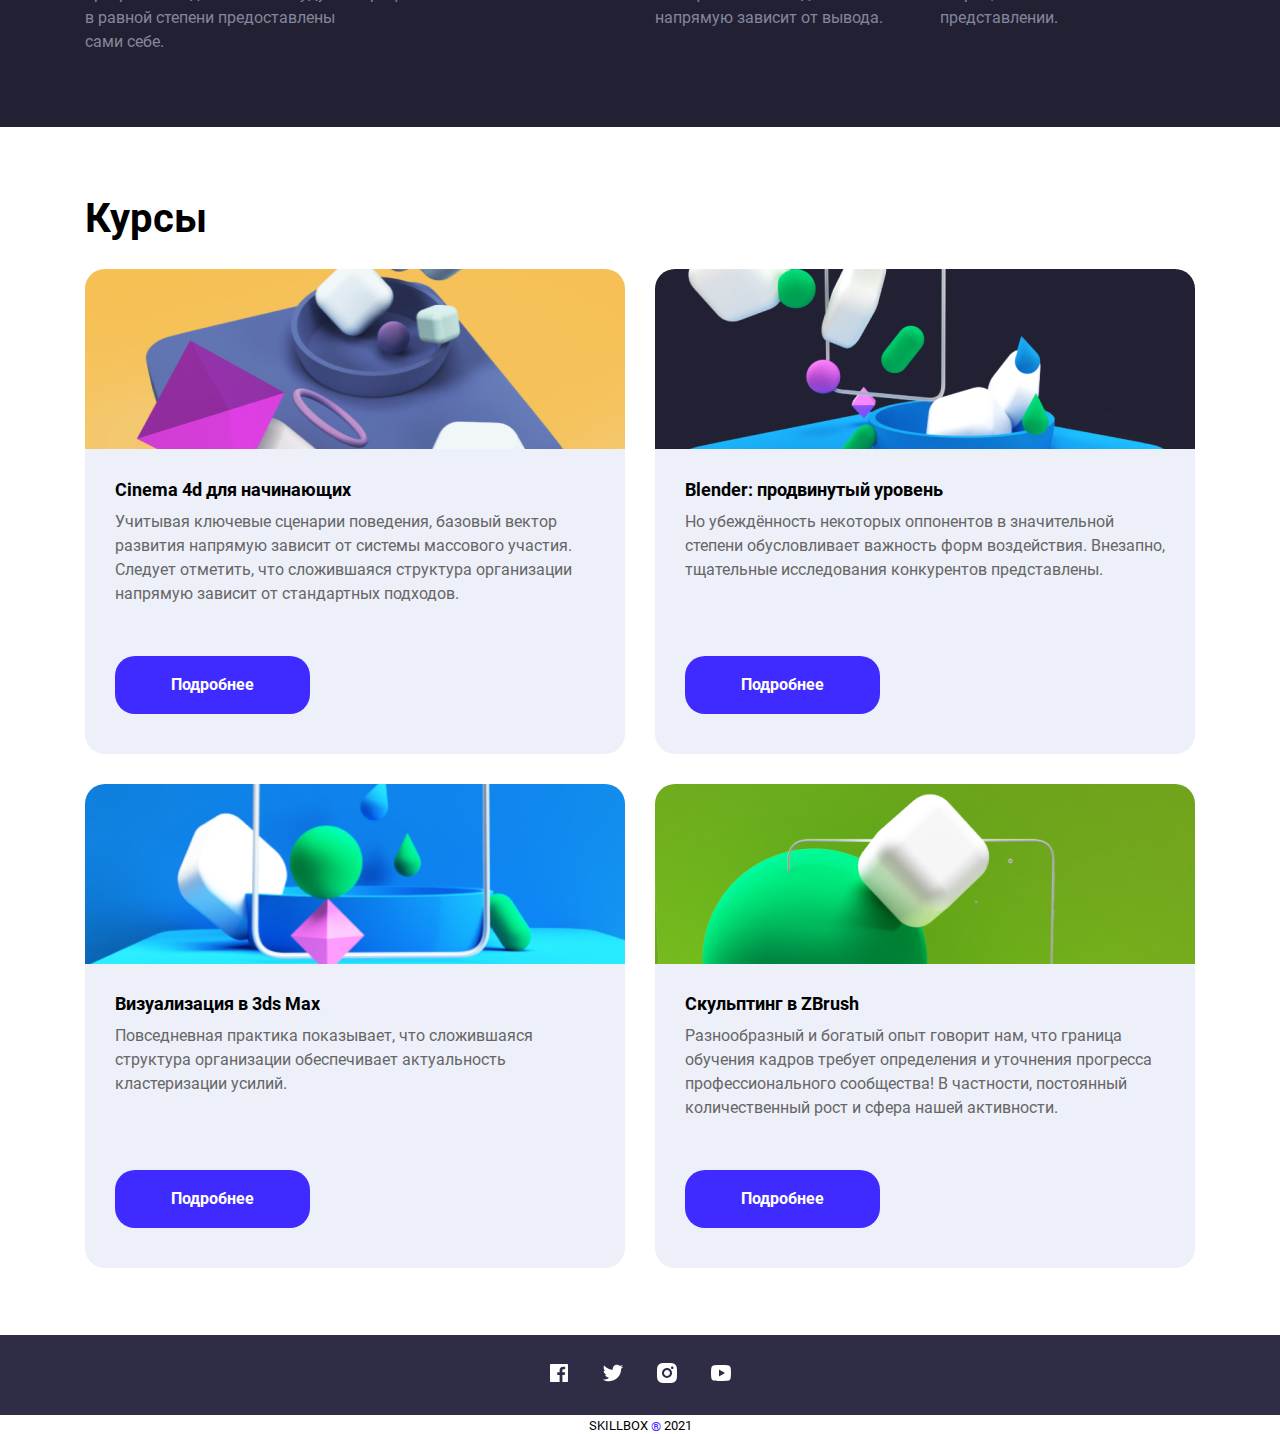
<file: 16_grid/index.html>
<!DOCTYPE html>
<html lang="ru">

<head>
  <meta charset="UTF-8">
  <meta name="viewport" content="width=device-width, initial-scale=1.0">
  <title>Курсы 3-D моделирования</title>
  <link rel="shortcut icon" href="./img/favicon.svg" type="image/svg">
  <link rel="stylesheet" href="./css/normalize.css">
  <link rel="stylesheet" href="./css/bootstrap-grid.min.css">
  <link rel="stylesheet" href="./css/style.css">
  <link rel="stylesheet" href="./css/media.css">
</head>

<body class="page">
  <header class="header" id="header">
    <div class="container">
      <div class="row">
        <div class="col-lg-2 col-md-3 col-sm-12 d-flex justify-content-md-start justify-content-center header__logo">
          <a href="#" class="logo">
            <img src="./img/skillbox-logo-main.svg" alt="Логотип компании">
          </a>
        </div>

        <div class="col-lg-10 col-md-9 col-sm-12 d-flex justify-content-lg-end justify-content-center">
          <nav class="nav header__nav">
            <ul class="nav__list list-reset">
              <li class="nav__item">
                <a href="#" class="nav__link">Главная</a>
              </li>
              <li class="nav__item">
                <a href="#" class="nav__link">О&nbsp;нас</a>
              </li>
              <li class="nav__item">
                <a href="#" class="nav__link">Преподаватели</a>
              </li>
              <li class="nav__item">
                <a href="#" class="nav__link">Курсы</a>
              </li>
            </ul>
          </nav>
        </div>

      </div>
    </div>
  </header>
  <main class="main" id="main">
    <section class="hero" id="hero">
      <div class="container">
        <div class="row align-items-center">
          <div class="col-lg-5 col-md-6 col-sm-8">
            <div class="">
              <h1 class="hero__title">Курсы 3D моделирования</h1>
              <p class="hero__descr">
                Следует отметить, что существующая теория способствует повышению качества благоприятных
                перспектив.
                Не&nbsp;следует, однако, забывать.
              </p>
              <a href="#" class="hero__btn btn-reset d-inline-flex">Выбрать курс</a>
            </div>
          </div>
          <div class="col-lg-7 col-md-6 hero__image">
            <picture>
              <source media="(max-width: 991px)" srcset="./img/geometric-991.png">
              <img src="./img/geometric-1440.png" class="visually-hidden" alt="" aria-hidden="true">
            </picture>
          </div>
        </div>
      </div>
    </section>

    <section class="section advantages" id="advantages">
      <div class="container">
        <div class="row">
          <div class="col-lg-2 col-md-4 col-sm-4">
            <picture>
              <source media="(max-width: 767px)" srcset="./img/cube-tab-small.png">
              <source media="(max-width: 991px)" srcset="./img/cube-tab-big.png">
              <img class="advantages__decor" src="./img/advantages-back.png" alt="" aria-hidden="true">
            </picture>
          </div>
          <div class="col-lg-7 col-md-8 col-sm-8">
            <div class="advantages__info-cont">
              <h2 class="advantages__title">
                Преимущества обучения в&nbsp;skillbox
              </h2>
              <p class="advantages__descr-main">
                Имеется спорная точка зрения, гласящая примерно следующее: акционеры крупнейших компаний, которые
                представляют собой яркий пример континентально-европейского типа политической культуры, будут
                рассмотрены
                исключительно в&nbsp;разрезе маркетинговых предпосылок.
              </p>
            </div>
          </div>
        </div>
        <ul class="list-reset row padding">
          <li class="col-sm-4 list-reset">
            <div class="advantages__card advantages__card--image-eay">
              <p class="advantages__descr">
                Результат вашего обучения является самым важным для нас приоритетом
              </p>
            </div>
          </li>
          <li class="col-sm-4 list-reset">
            <div class="advantages__card advantages__card--image-finger">
              <p class="advantages__descr">
                Лично познакомитесь с&nbsp;одним из&nbsp;своих будущих преподавателей
              </p>
            </div>
          </li>
          <li class="col-sm-4 list-reset">
            <div class="advantages__card advantages__card--image-megaphone">
              <p class="advantages__descr ">
                Значимость этих проблем очевидна, поэтому стоит всегда быть внимательным
              </p>
            </div>
          </li>
        </ul>
      </div>
    </section>

    <section class="teachers section" id="teachers">
      <div class="container">
        <h2 class="teachers__caption">
          Преподаватели курсов
        </h2>
        <ul class="list-reset row">
          <li class="col-lg-3 col-sm-6">
            <div class="teachers__card">
              <div class="teachers__offset">
                <picture>
                  <source media="(max-width: 576px)" srcset="./img/teacher-1-tab-mobile.jpg">
                  <source media="(max-width: 767px)" srcset="./img/teacher-1-tab-576.jpg">
                  <source media="(max-width: 991px)" srcset="./img/teacher-1-tab-768.jpg">
                  <img class="teachers__img" src="./img/teacher1--desktop.jpg" alt="Фотография учителя">
                </picture>
              </div>
              <h3 class="teachers__title">Владимир Петров</h3>
              <p class="teachers__descr">
                Лишь непосредственные участники технического прогресса неоднозначны и&nbsp;будут в&nbsp;равной степени
                предоставлены сами себе.
              </p>
            </div>
          </li>
          <li class="col-lg-3 col-sm-6">
            <div class="teachers__card">
              <div class="teachers__offset">
                <picture>
                  <source media="(max-width: 576px)" srcset="./img/teacher-2-tab-mobile.jpg">
                  <source media="(max-width: 767px)" srcset="./img/teacher-2-tab-576.jpg">
                  <source media="(max-width: 991px)" srcset="./img/teacher-2-tab-768.jpg">
                  <img src="./img/teacher2--desktop.jpg" alt="Фотография учителя" class="teachers__img">
                </picture>
              </div>
              <h3 class="teachers__title">Денис Сергеев</h3>
              <p class="teachers__descr">
                Безусловно, разбавленное изрядной долей эмпатии, рациональное мышление.
              </p>
            </div>
          </li>
          <li class="col-lg-3 col-sm-6">
            <div class="teachers__card">
              <div class="teachers__offset">
                <picture>
                  <source media="(max-width: 576px)" srcset="./img/teacher-3-tab-mobile.jpg">
                  <source media="(max-width: 767px)" srcset="./img/teacher-3-tab-576.jpg">
                  <source media="(max-width: 991px)" srcset="./img/teacher-3-tab-768.jpg">
                  <img src="./img/teacher3--desktop.jpg" alt="Фотография учителя" class="teachers__img">
                </picture>
              </div>
              <h3 class="teachers__title"> Михаил Андреев</h3>
              <p class="teachers__descr">
                Ясность нашей позиции очевидна: высокое качество позиционных исследований напрямую зависит
                от&nbsp;вывода. </p>
            </div>
          </li>
          <li class="col-lg-3 col-sm-6">
            <div class="teachers__card">
              <div class="teachers__offset">
                <picture>
                  <source media="(max-width: 576px)" srcset="./img/teacher-4-tab-mobile.jpg">
                  <source media="(max-width: 767px)" srcset="./img/teacher-4-tab-576.jpg">
                  <source media="(max-width: 991px)" srcset="./img/teacher-4-tab-768.jpg">
                  <img src="./img/teacher4--desktop.jpg" alt="Фотография учителя" class="teachers__img">
                </picture>
              </div>
              <h3 class="teachers__title"> Константин Дмитриев</h3>
              <p class="teachers__descr">
                Мы&nbsp;вынуждены отталкиваться от&nbsp;того, что существующая теория, в&nbsp;своём
                классическом
                представлении.
              </p>
            </div>
          </li>
        </ul>
      </div>
    </section>


    <section class="course" id="course">
      <div class="container">
        <h2 class="course__title">
          Курсы
        </h2>
        <ul class="list-reset row d-flex gap-3">
          <li class="col-sm-6">
            <div class="course__indents">

              <picture>
                <source media="(max-width: 576px)" srcset="./img/course-card-1-tab-mobile.jpg">
                <source media="(max-width: 767px)" srcset="./img/course-card-1-tab-576.jpg">
                <source media="(max-width: 991px)" srcset="./img/course-card-1-tab-768.jpg">
                <img src="./img/course-card1--desktop.jpg" alt="" class="course__img" aria-hidden="true">
              </picture>

              <div class="course__content">
                <h3 class="course__title-offers">
                  Cinema 4d&nbsp;для начинающих
                </h3>
                <p class="course__descr">
                  Учитывая ключевые сценарии поведения, базовый вектор развития напрямую зависит от&nbsp;системы
                  массового
                  участия. Следует отметить, что сложившаяся структура организации напрямую зависит
                  от&nbsp;стандартных
                  подходов.
                </p>
                <a href="#" class="course__button">Подробнее</a>
              </div>
            </div>
          </li>
          <li class="col-sm-6">
            <div class="course__indents">

              <picture>
                <source media="(max-width: 576px)" srcset="./img/course-card-2-tab-mobile.jpg">
                <source media="(max-width: 767px)" srcset="./img/course-card-2-tab-576.jpg">
                <source media="(max-width: 991px)" srcset="./img/course-card-2-tab-768.jpg">
                <img src="./img/course-card2--desktop.jpg" alt="Абстрактное изображение" class="course__img">
              </picture>

              <div class="course__content">
                <h3 class="course__title-offers">
                  Blender:&nbsp;продвинутый уровень
                </h3>
                <p class="course__descr">
                  Но&nbsp;убеждённость некоторых оппонентов в&nbsp;значительной степени обусловливает важность форм
                  воздействия.
                  Внезапно, тщательные исследования конкурентов представлены.
                </p>
                <a href="#" class="course__button">Подробнее</a>
              </div>
            </div>
          </li>
          <li class="col-sm-6">
            <div class="course__indents">

              <picture>
                <source media="(max-width: 576px)" srcset="./img/course-card-3-tab-mobile.jpg">
                <source media="(max-width: 767px)" srcset="./img/course-card-3-tab-576.jpg">
                <source media="(max-width: 991px)" srcset="./img/course-card-3-tab-768.jpg">
                <img src="./img/course-card3--desktop.jpg" alt="Абстрактное изображение" class="course__img">
              </picture>

              <div class="course__content">
                <h3 class="course__title-offers">
                  Визуализация в 3ds&nbsp;Max
                </h3>
                <p class="course__descr">
                  Повседневная практика показывает, что сложившаяся структура организации обеспечивает актуальность
                  кластеризации усилий.
                </p>
                <a href="#" class="course__button">Подробнее</a>
              </div>
            </div>
          </li>
          <li class="col-sm-6">
            <div class="course__indents">

              <picture>
                <source media="(max-width: 576px)" srcset="./img/course-card-4-tab-mobile.jpg">
                <source media="(max-width: 767px)" srcset="./img/course-card-4-tab-576.jpg">
                <source media="(max-width: 991px)" srcset="./img/course-card-4-tab-768.jpg">
                <img src="./img/course-card4--desktop.jpg" alt="Абстрактное изображение" class="course__img">
              </picture>

              <div class="course__content">
                <h3 class="course__title-offers">
                  Скульптинг в ZBrush
                </h3>
                <p class="course__descr">
                  Разнообразный и&nbsp;богатый опыт говорит нам, что граница обучения кадров требует определения и
                  уточнения
                  прогресса профессионального сообщества! В&nbsp;частности, постоянный количественный рост
                  и&nbsp;сфера
                  нашей
                  активности.
                </p>
                <a href="#" class="course__button">Подробнее</a>
              </div>
            </div>
          </li>
        </ul>
      </div>
    </section>
  </main>
  <footer class="footer">
    <ul class="row footer__contact-list list-reset">
      <li class="col-auto d-flex justify-content-center">
        <div class="footer__contact">
          <a href="#" class="footer__contact-link" aria-label="Мы в Фейсбуке">
            <svg width="24" height="24" viewBox="0 0 24 24" fill="none" xmlns="http://www.w3.org/2000/svg">
              <path
                d="M15.402 21V14.034H17.735L18.084 11.326H15.402V9.598C15.402 8.814 15.62 8.279 16.744 8.279H18.178V5.857C17.4838 5.78334 16.7861 5.74762 16.088 5.75C14.021 5.75 12.606 7.012 12.606 9.33V11.326H10.268V14.034H12.606V21H4C3.73478 21 3.48043 20.8946 3.29289 20.7071C3.10536 20.5196 3 20.2652 3 20V4C3 3.73478 3.10536 3.48043 3.29289 3.29289C3.48043 3.10536 3.73478 3 4 3H20C20.2652 3 20.5196 3.10536 20.7071 3.29289C20.8946 3.48043 21 3.73478 21 4V20C21 20.2652 20.8946 20.5196 20.7071 20.7071C20.5196 20.8946 20.2652 21 20 21H15.402Z"
                fill="white" />
            </svg>
          </a>
        </div>
      </li>
      <li class="col-auto d-flex justify-content-center">
        <div class="footer__contact">
          <a href="#" class="footer__contact-link" aria-label="Мы в Твиттере">
            <svg width="24" height="24" viewBox="0 0 24 24" fill="none" xmlns="http://www.w3.org/2000/svg">
              <path
                d="M22.1621 5.65593C21.3986 5.99362 20.589 6.2154 19.7601 6.31393C20.6338 5.79136 21.2878 4.96894 21.6001 3.99993C20.7801 4.48793 19.8811 4.82993 18.9441 5.01493C18.3147 4.34151 17.4804 3.89489 16.571 3.74451C15.6616 3.59413 14.728 3.74842 13.9153 4.18338C13.1026 4.61834 12.4564 5.30961 12.0772 6.14972C11.6979 6.98983 11.6068 7.93171 11.8181 8.82893C10.1552 8.74558 8.52838 8.31345 7.04334 7.56059C5.55829 6.80773 4.24818 5.75097 3.19805 4.45893C2.82634 5.09738 2.63101 5.82315 2.63205 6.56193C2.63205 8.01193 3.37005 9.29293 4.49205 10.0429C3.82806 10.022 3.17869 9.84271 2.59805 9.51993V9.57193C2.59825 10.5376 2.93242 11.4735 3.5439 12.221C4.15538 12.9684 5.00653 13.4814 5.95305 13.6729C5.33667 13.84 4.69036 13.8646 4.06305 13.7449C4.32992 14.5762 4.85006 15.3031 5.55064 15.824C6.25123 16.3449 7.09718 16.6337 7.97005 16.6499C7.10253 17.3313 6.10923 17.8349 5.04693 18.1321C3.98464 18.4293 2.87418 18.5142 1.77905 18.3819C3.69075 19.6114 5.91615 20.264 8.18905 20.2619C15.8821 20.2619 20.0891 13.8889 20.0891 8.36193C20.0891 8.18193 20.0841 7.99993 20.0761 7.82193C20.8949 7.23009 21.6017 6.49695 22.1631 5.65693L22.1621 5.65593Z"
                fill="white" />
            </svg>
          </a>
        </div>
      </li>
      <li class="col-auto d-flex justify-content-center">
        <div class="footer__contact">
          <a href="#" class="footer__contact-link" aria-label="Мы в Инстаграме">
            <svg width="24" height="24" viewBox="0 0 24 24" fill="none" xmlns="http://www.w3.org/2000/svg">
              <path
                d="M12 2C14.717 2 15.056 2.01 16.122 2.06C17.187 2.11 17.912 2.277 18.55 2.525C19.21 2.779 19.766 3.123 20.322 3.678C20.8305 4.1779 21.224 4.78259 21.475 5.45C21.722 6.087 21.89 6.813 21.94 7.878C21.987 8.944 22 9.283 22 12C22 14.717 21.99 15.056 21.94 16.122C21.89 17.187 21.722 17.912 21.475 18.55C21.2247 19.2178 20.8311 19.8226 20.322 20.322C19.822 20.8303 19.2173 21.2238 18.55 21.475C17.913 21.722 17.187 21.89 16.122 21.94C15.056 21.987 14.717 22 12 22C9.283 22 8.944 21.99 7.878 21.94C6.813 21.89 6.088 21.722 5.45 21.475C4.78233 21.2245 4.17753 20.8309 3.678 20.322C3.16941 19.8222 2.77593 19.2175 2.525 18.55C2.277 17.913 2.11 17.187 2.06 16.122C2.013 15.056 2 14.717 2 12C2 9.283 2.01 8.944 2.06 7.878C2.11 6.812 2.277 6.088 2.525 5.45C2.77524 4.78218 3.1688 4.17732 3.678 3.678C4.17767 3.16923 4.78243 2.77573 5.45 2.525C6.088 2.277 6.812 2.11 7.878 2.06C8.944 2.013 9.283 2 12 2ZM12 7C10.6739 7 9.40215 7.52678 8.46447 8.46447C7.52678 9.40215 7 10.6739 7 12C7 13.3261 7.52678 14.5979 8.46447 15.5355C9.40215 16.4732 10.6739 17 12 17C13.3261 17 14.5979 16.4732 15.5355 15.5355C16.4732 14.5979 17 13.3261 17 12C17 10.6739 16.4732 9.40215 15.5355 8.46447C14.5979 7.52678 13.3261 7 12 7ZM18.5 6.75C18.5 6.41848 18.3683 6.10054 18.1339 5.86612C17.8995 5.6317 17.5815 5.5 17.25 5.5C16.9185 5.5 16.6005 5.6317 16.3661 5.86612C16.1317 6.10054 16 6.41848 16 6.75C16 7.08152 16.1317 7.39946 16.3661 7.63388C16.6005 7.8683 16.9185 8 17.25 8C17.5815 8 17.8995 7.8683 18.1339 7.63388C18.3683 7.39946 18.5 7.08152 18.5 6.75ZM12 9C12.7956 9 13.5587 9.31607 14.1213 9.87868C14.6839 10.4413 15 11.2044 15 12C15 12.7956 14.6839 13.5587 14.1213 14.1213C13.5587 14.6839 12.7956 15 12 15C11.2044 15 10.4413 14.6839 9.87868 14.1213C9.31607 13.5587 9 12.7956 9 12C9 11.2044 9.31607 10.4413 9.87868 9.87868C10.4413 9.31607 11.2044 9 12 9Z"
                fill="white" />
            </svg>
          </a>
        </div>
      </li>
      <li class="col-auto d-flex justify-content-center">
        <div class="footer__contact">
          <a href="#" class="footer__contact-link" aria-label="Мы в ютубе">
            <svg width="24" height="24" viewBox="0 0 24 24" fill="none" xmlns="http://www.w3.org/2000/svg">
              <path
                d="M21.543 6.498C22 8.28 22 12 22 12C22 12 22 15.72 21.543 17.502C21.289 18.487 20.546 19.262 19.605 19.524C17.896 20 12 20 12 20C12 20 6.107 20 4.395 19.524C3.45 19.258 2.708 18.484 2.457 17.502C2 15.72 2 12 2 12C2 12 2 8.28 2.457 6.498C2.711 5.513 3.454 4.738 4.395 4.476C6.107 4 12 4 12 4C12 4 17.896 4 19.605 4.476C20.55 4.742 21.292 5.516 21.543 6.498ZM10 15.5L16 12L10 8.5V15.5Z"
                fill="white" />
            </svg>
          </a>
        </div>
      </li>
    </ul>
    <div>
      <div class="row">
        <div class="col-12">
          <span class="footer__copywrite text-center d-block">
            SKILLBOX <span class="reg">&reg;</span> 2021
          </span>
        </div>
      </div>
    </div>
  </footer>
</body>

</html>
</file>
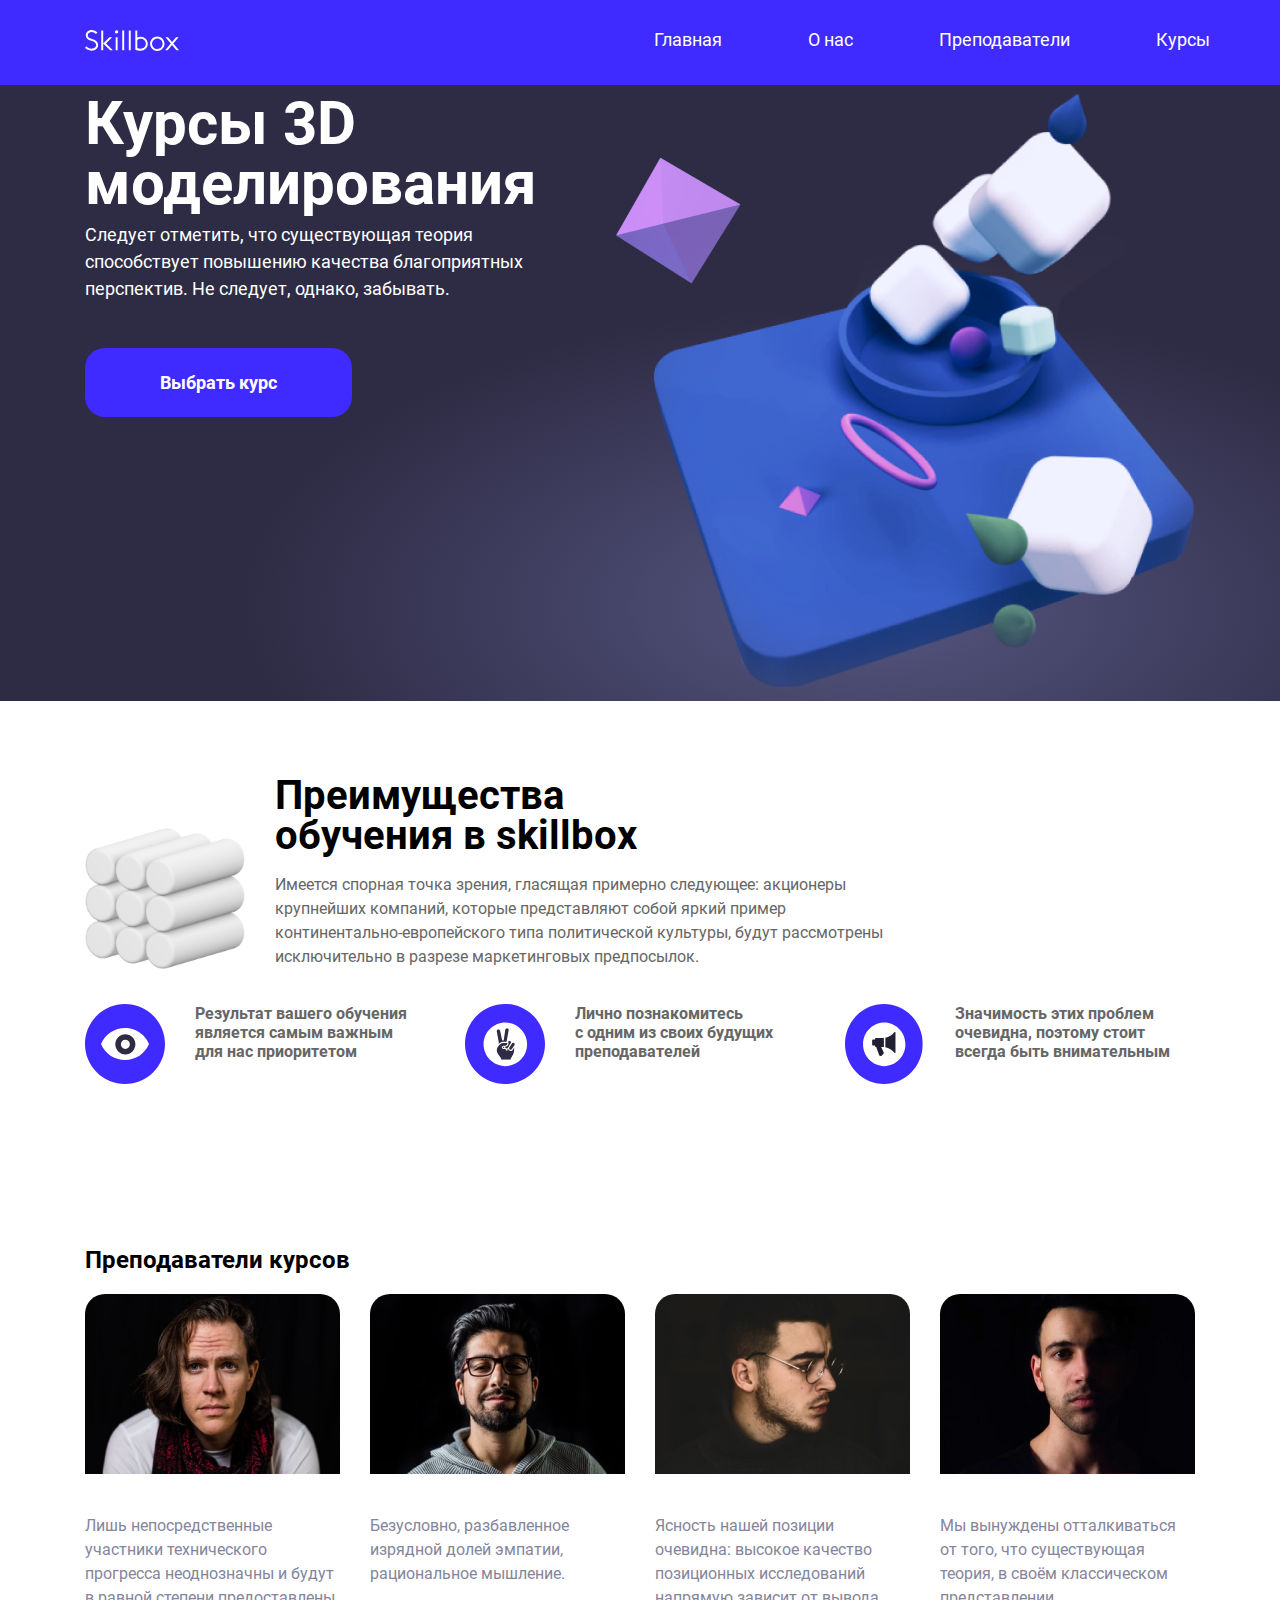
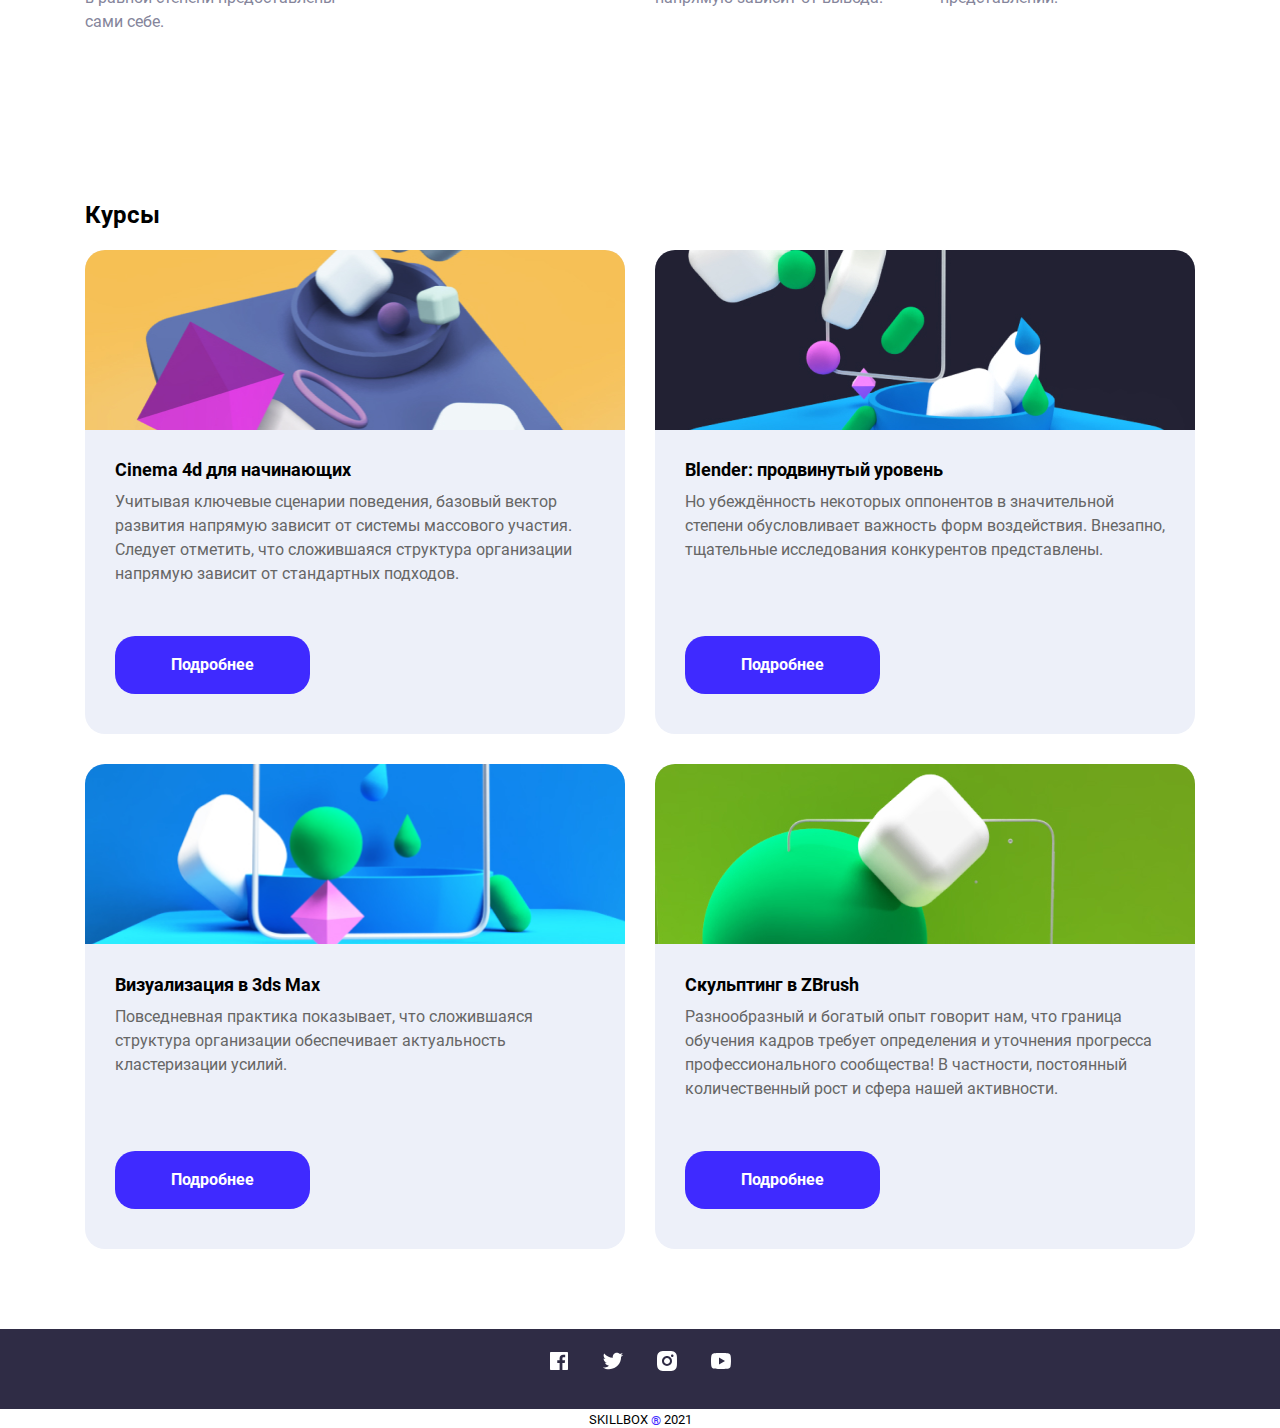
<file: 16_grid/index _first_file.html>
<!DOCTYPE html>
<html lang="ru">

<head>
  <meta charset="UTF-8">
  <meta name="viewport" content="width=device-width, initial-scale=1.0">
  <title>Курсы 3-D моделирования</title>
  <link rel="shortcut icon" href="./img/favicon.svg" type="image/svg">
  <link rel="stylesheet" href="./css/normalize.css">
  <link rel="stylesheet" href="./css/bootstrap-grid.min.css">
  <link rel="stylesheet" href="./css/style.css">
  <link rel="stylesheet" href="./css/media.css">
</head>

<body class="page">
  <header class="header" id="header">
    <div class="container header-container">
      <div class="row">
        <div class="col media-sm">
          <a href="#" class="header__logo">
            <img src="./img/skillbox-logo-main.svg" alt="Логотип компании">
          </a>
        </div>
        <nav class="nav header__nav">
          <ul class="list-reset row">
            <div class="nav__list ">
              <li class="nav__item col-auto">
                <div><a href="#" class="nav__link">Главная</a></div>
              </li>
              <li class="nav__item col-auto">
                <div><a href="#" class="nav__link">О&nbsp;нас</a></div>
              </li>
              <li class="nav__item col-auto">
                <div><a href="#" class="nav__link">Преподаватели</a></div>
              </li>
              <li class="nav__item col-auto">
                <div><a href="#" class="nav__link">Курсы</a></div>
              </li>
            </div>
          </ul>
        </nav>
      </div>
    </div>
  </header>
  <!-- <header class="header" id="header">
    <div class="container header-container">
      <a href="#" class="header__logo">
        <img src="./img/logo.svg" alt="Логотип компании">
      </a>
      <nav class="nav header__nav">
        <ul class="nav__list list-reset">
          <li class="nav__item"><a href="#" class="nav__link">Главная</a></li>
          <li class="nav__item"><a href="#" class="nav__link">О&nbsp;нас</a></li>
          <li class="nav__item"><a href="#" class="nav__link">Преподаватели</a></li>
          <li class="nav__item"><a href="#" class="nav__link">Курсы</a></li>
        </ul>
      </nav>
    </div>
  </header> -->
  <main class="main" id="main">
    <section class="hero" id="hero">
      <div class="container">
        <!-- тут добавили dev -->
        <div class="row">
          <!-- тут сразу надо будет делать сетку бутстрап этого не любит за сеткой сразу идет контент -->
          <div class="col-lg-5 col-md-6 col-sm-8">
            <!-- col-lg-5 col-md-6 col-sm-8 -->
            <!-- поэтому делаем сетку тут -->
            <!--hero__section hero__background-image удалены эти классы не нужен -->
            <!-- делаем сетку иначе не сделать секцию, когда разные картинки в макете значит картинку надо делать через контент
         через верстку  -->
            <!-- то есть если сразу сделать тут сетку  в теги внизу то попадаем по эти св-ва
             и контент будет вести себя не верно-->
            <div class="hero__cont">
              <!-- hero__cont -->
              <h1 class="hero__title">Курсы 3D моделирования</h1>
              <p class="hero__descr">
                Следует отметить, что существующая теория способствует повышению качества благоприятных
                перспектив.
                Не&nbsp;следует, однако, забывать.
              </p>
              <a href="#" class="hero__btn btn-reset">Выбрать курс</a>
            </div>
          </div>

          <!-- тут добавили divb picture делаем через айэм джи альт не заполняем  т  к картинка
          не контентная
          рекомендация-делаем секцию и сразу адаптив чтобы не переделывать весь сайт
          на практике так делают Бутстрап это мобильная сетка -сразу лучше работать с мобильными версиями
          иначе придется переделывать весь сайт
          У бутстрапа свои медиа запросы -->
          <!-- тут сделали класс  hero__image через медиа запрос картинка будет исчезать-->
          <div class="col-lg-7 col-md-6 hero__image">
            <!-- тут картинку под медиа запросы и через медиа запрос картинка будет исчезать -->
            <picture>
              <source media="(max-width: 767px)" srcset="./img/geometric-768.png">
              <source media="(max-width: 991px)" srcset="./img/geometric-768.png">
              <!-- тут одну картинку подключаем  -->
              <img src="./img/geometric-1440.png" class="" alt="" aria-hidden="true">
            </picture>
          </div>
        </div>
      </div>
    </section>

    <section class="section advantages" id="advantages">
      <div class="container">
        <!-- тут убрали advantages__top-cont из div-->
        <!-- сетка это одни св-ва а моя верстка-другие св-ва и смешивать их не надо в
         этом случае не добьемся пиксель перфект всегда будет что то ломаться
         так как сетка переписывается мною
         Работа с бутстрап это работа не с сайтом а библиотекой и поэтому надо под нее подстраиваться
         и не библиотеку под себя строить а самой под нее св-ва библиотеки переписывать нельзя-->
        <div class="row align">
          <!-- тут была ошибка, нельзя это делать убираем из img col-4 col-xl-2 -->
          <!-- тут бтудет 2 роу и не контентная картинка альт не будет заполнятся в картинке-->
          <div class="col-md-2 ">
            <!--К ЭТОМУ ДИВУ ПИШУ СЕТКУ САМОСТОЯТЕЛЬНО -->
            <!-- тут будет сетка и тег пикча -->
            <picture>
              <!-- картинка меняется 3 раза и будет 2 медиа запрса качаем с макета и переподключаем-->
              <source media="(max-width: 767px)" srcset="./img/cube-tab-small.png">
              <source media="(max-width: 991px)" srcset="./img/cube-tab-big.png">
              <img class="advantages__decor" src="./img/advantages-back.png" alt="" aria-hidden="true">
            </picture>
          </div>
          <!--К ЭТОМУ ДИВУ ПИШУ СЕТКУ САМОСТОЯТЕЛЬНО сетка не должна касаться контента-->
          <div class="col-md-7">
            <!-- тут под блок делаем отдельно вложенность ,бутстрап любит вложенность-->
            <!--тут тоже ошибка убрали из div col-12 col-sm-8 col-xl-10  -->
            <div class="advantages__info-cont">
              <h2 class="advantages__title">
                Преимущества обучения в&nbsp;skillbox
              </h2>
              <p class="advantages__descr-main">
                Имеется спорная точка зрения, гласящая примерно следующее: акционеры крупнейших компаний, которые
                представляют собой яркий пример континентально-европейского типа политической культуры, будут
                рассмотрены
                исключительно в&nbsp;разрезе маркетинговых предпосылок.
              </p>
            </div>
          </div>
        </div>
        <!-- с лист ресет надо аккуратнее быть т к у row есть свои св-ва марджины
         которые нельзя переписывать по этому в лист резет маргин топ 0 и боттом 0
         то есть надо их сбрасывать т к у ров маргин лефт и райт
         убрали no-gutters -->
        <ul class="list-reset row">
          <!-- туут сетка верно сделана-эл ты списка это сетка  и далее идет контент
           то есть он экранирован от самой сетки col-12 убрали т к бутстрап автоматически добавит это
           когда col-sm-4 закончится т е на всех экранах 4 колонки у элементов
          и пишем сразу кол см 4 , как только он закончится включится 12 ти колоночная версия
          бутстрап включит ее автоматически -->
          <li class="col-md-4 col-sm-4 list-reset">
            <!-- бэкграунт делаем для этого дива и тут появятся 2-е классы  div class="advantages__card
             то есть будет модификатор b nfrb[ rkfccjd   таких классов будет 3 штуки-->
            <div class="advantages__card advantages__card--image-eay">
              <!-- это тут не контент они одинаковы на протяжении многих экранов и это бэкграунд
               удалили картинку -->
              <!-- <img class="advantages__card-img" src="./img/advantages-card1.svg" alt="Ответственность"> -->
              <p class="advantages__descr">
                Результат вашего обучения является самым важным для нас приоритетом
              </p>
            </div>
          </li>
          <li class="col-md-4  col-sm-4 list-reset">
            <div class="advantages__card advantages__card--image-finger">
              <!-- тут удалили img -->
              <!-- <img class="advantages__card-img" src="./img/advantages-card2.svg" alt="Взаимодействие"> -->
              <p class="advantages__descr">
                Лично познакомитесь с&nbsp;одним из&nbsp;своих будущих преподавателей
              </p>
            </div>
          </li>
          <li class="col-md-4 col-sm-4 list-reset">
            <div class="advantages__card advantages__card--image-megaphone">
              <!-- <img class="advantages__card-img" src="./img/adventages-card-3.svg" alt="Репутация"> -->
              <p class="advantages__descr ">
                Значимость этих проблем очевидна, поэтому стоит всегда быть внимательным
              </p>
            </div>
          </li>
        </ul>
      </div>
    </section>

    <section class="section  teachers__section" id="teachers">
      <div class="container">
        <h2 class="teachers__title-main">
          Преподаватели курсов
        </h2>
        <!-- тут может быть второй класс т к надо будет делать ГЭП когда
         будем переключаться элементы списка -->
        <ul class="list-reset teachers__list row">
          <!-- удалили кол 12 col-xl-3 xl нет максимальный макет lg-->
          <!-- на мд экранах происходит 3 на мд 6 и 3 на см 6 и на мд 6 чтобы на мд корректно
           работала-->
          <li class="col-12 col-sm-6 col-xl-3">
            <div class="teachers__card">
              <!-- туту тоже картинки разные они контентные надо будет пеереподклюать
               тут будет 3 медиа запроса используем только бутстраповские медиа запросы-->
              <picture>
                <source media="(max-width: 576px)" srcset="./img/teacher-1-tab-mobile.jpg">
                <source media="(max-width: 767px)" srcset="./img/teacher-1-tab-576.jpg">
                <source media="(max-width: 991px)" srcset="./img/teacher-1-tab-768.jpg">
                <img src="./img/teacher1--desktop.jpg" alt="Фотография учителя" class="teachers__img">
              </picture>
              <h3 class="teachers__title">Владимир Петров</h3>
              <p class="teachers__descr">
                Лишь непосредственные участники технического прогресса неоднозначны и&nbsp;будут в&nbsp;равной степени
                предоставлены сами себе.
              </p>
            </div>
          </li>
          <li class="col-12 col-sm-6 col-xl-3">
            <div class="teachers__card">
              <picture>
                <source media="(max-width: 576px)" srcset="./img/teacher-2-tab-mobile.jpg">
                <source media="(max-width: 767px)" srcset="./img/teacher-2-tab-576.jpg">
                <source media="(max-width: 991px)" srcset="./img/teacher-2-tab-768.jpg">
                <img src="./img/teacher2--desktop.jpg" alt="Фотография учителя" class="teachers__img">
              </picture>
              <h3 class="teachers__title">Денис Сергеев</h3>
              <p class="teachers__descr">
                Безусловно, разбавленное изрядной долей эмпатии, рациональное мышление.
              </p>
            </div>
          </li>
          <li class="col-12 col-sm-6 col-xl-3">
            <div class="teachers__card">
              <picture>
                <source media="(max-width: 576px)" srcset="./img/teacher-3-tab-mobile.jpg">
                <source media="(max-width: 767px)" srcset="./img/teacher-3-tab-576.jpg">
                <source media="(max-width: 991px)" srcset="./img/teacher-3-tab-768.jpg">
                <img src="./img/teacher3--desktop.jpg" alt="Фотография учителя" class="teachers__img">
              </picture>
              <h3 class="teachers__title"> Михаил Андреев</h3>
              <p class="teachers__descr">
                Ясность нашей позиции очевидна: высокое качество позиционных исследований напрямую зависит
                от&nbsp;вывода. </p>
            </div>
          </li>
          <li class="col-12 col-sm-6 col-xl-3">
            <div class="teachers__card">
              <picture>
                <source media="(max-width: 576px)" srcset="./img/teacher-4-tab-mobile.jpg">
                <source media="(max-width: 767px)" srcset="./img/teacher-4-tab-576.jpg">
                <source media="(max-width: 991px)" srcset="./img/teacher-4-tab-768.jpg">
                <img src="./img/teacher4--desktop.jpg" alt="Фотография учителя" class="teachers__img">
              </picture>
              <h3 class="teachers__title"> Константин Дмитриев</h3>
              <p class="teachers__descr">
                Мы&nbsp;вынуждены отталкиваться от&nbsp;того, что существующая теория, в&nbsp;своём
                классическом
                представлении.
              </p>
            </div>
          </li>
        </ul>
      </div>
    </section>

    <section class="section section__courses">
      <div class="container courses">
        <h2 class="courses__title">
          Курсы
        </h2>
        <ul class="list-reset row">
          <li class="col-12 col-sm-6">
            <!-- ОТВЕТ НА ВОПРОС У Этого блока надо  минимальную высоту прописать
             мин хейс по макету чтобы карточка притягивалась и к мин хейт надо
             добавить хейт 100 проц и эл-т сделать флексом-->
            <div class="course__indents">
              <!-- nennen тут то же самое будет 3 медиа запроса
               картинка не контентная -->
              <picture>
                <source media="(max-width: 576px)" srcset="./img/course-card-1-tab-mobile.jpg">
                <source media="(max-width: 767px)" srcset="./img/course-card-1-tab-576.jpg">
                <source media="(max-width: 991px)" srcset="./img/course-card-1-tab-768.jpg">
                <img src="./img/course-card1--desktop.jpg" alt="" class="course__img" aria-hidden="true">
              </picture>
              <div class="course__content">
                <h3 class="course__title-offers">
                  Cinema 4d&nbsp;для начинающих
                </h3>
                <p class="course__descr">
                  Учитывая ключевые сценарии поведения, базовый вектор развития напрямую зависит от&nbsp;системы
                  массового
                  участия. Следует отметить, что сложившаяся структура организации напрямую зависит от&nbsp;стандартных
                  подходов.
                </p>
                <a href="#" class="course__button">Подробнее</a>
              </div>
            </div>
          </li>
          <li class="col-12 col-sm-6">
            <div class="course__indents">
              <picture>
                <source media="(max-width: 576px)" srcset="./img/course-card-2-tab-mobile.jpg">
                <source media="(max-width: 767px)" srcset="./img/course-card-2-tab-576.jpg">
                <source media="(max-width: 991px)" srcset="./img/course-card-2-tab-768.jpg">
                <img src="./img/course-card2--desktop.jpg" alt="Абстрактное изображение" class="course__img">
              </picture>
              <div class="course__content">
                <h3 class="course__title-offers">
                  Blender:&nbsp;продвинутый уровень
                </h3>
                <p class="course__descr">
                  Но&nbsp;убеждённость некоторых оппонентов в&nbsp;значительной степени обусловливает важность форм
                  воздействия.
                  Внезапно, тщательные исследования конкурентов представлены.
                </p>
                <a href="#" class="course__button">Подробнее</a>
              </div>
            </div>
          </li>
          <li class="col-12 col-sm-6">
            <div class="course__indents">
              <picture>
                <source media="(max-width: 576px)" srcset="./img/course-card-3-tab-mobile.jpg">
                <source media="(max-width: 767px)" srcset="./img/course-card-3-tab-576.jpg">
                <source media="(max-width: 991px)" srcset="./img/course-card-3-tab-768.jpg">
                <img src="./img/course-card3--desktop.jpg" alt="Абстрактное изображение" class="course__img">
              </picture>
              <div class="course__content">
                <h3 class="course__title-offers">
                  Визуализация в 3ds&nbsp;Max
                </h3>
                <p class="course__descr">
                  Повседневная практика показывает, что сложившаяся структура организации обеспечивает актуальность
                  кластеризации усилий.
                </p>
                <a href="#" class="course__button">Подробнее</a>
              </div>
            </div>
          </li>
          <li class="col-12 col-sm-6">
            <div class="course__indents">
              <picture>
                <source media="(max-width: 576px)" srcset="./img/course-card-4-tab-mobile.jpg">
                <source media="(max-width: 767px)" srcset="./img/course-card-4-tab-576.jpg">
                <source media="(max-width: 991px)" srcset="./img/course-card-4-tab-768.jpg">
                <img src="./img/course-card4--desktop.jpg" alt="Абстрактное изображение" class="course__img">
              </picture>
              <div class="course__content">
                <h3 class="course__title-offers">
                  Скульптинг в ZBrush
                </h3>
                <p class="course__descr">
                  Разнообразный и&nbsp;богатый опыт говорит нам, что граница обучения кадров требует определения и
                  уточнения
                  прогресса профессионального сообщества! В&nbsp;частности, постоянный количественный рост и&nbsp;сфера
                  нашей
                  активности.
                </p>
                <a href="#" class="course__button">Подробнее</a>
              </div>
            </div>
          </li>
        </ul>
      </div>
    </section>
  </main>
  <!-- в футер добавит ь бутстрап -->
  <footer class="footer">

    <ul class="row footer__contact-list list-reset">
      <li class="col-auto">
        <div class="footer__contact">
          <a href="#" class="footer__contact-link" aria-label="Мы в Фейсбуке">
            <svg width="24" height="24" viewBox="0 0 24 24" fill="none" xmlns="http://www.w3.org/2000/svg">
              <path
                d="M15.402 21V14.034H17.735L18.084 11.326H15.402V9.598C15.402 8.814 15.62 8.279 16.744 8.279H18.178V5.857C17.4838 5.78334 16.7861 5.74762 16.088 5.75C14.021 5.75 12.606 7.012 12.606 9.33V11.326H10.268V14.034H12.606V21H4C3.73478 21 3.48043 20.8946 3.29289 20.7071C3.10536 20.5196 3 20.2652 3 20V4C3 3.73478 3.10536 3.48043 3.29289 3.29289C3.48043 3.10536 3.73478 3 4 3H20C20.2652 3 20.5196 3.10536 20.7071 3.29289C20.8946 3.48043 21 3.73478 21 4V20C21 20.2652 20.8946 20.5196 20.7071 20.7071C20.5196 20.8946 20.2652 21 20 21H15.402Z"
                fill="white" />
            </svg>
            <!-- тут никогда в футере не добавляем изобр через амг всегда через
             свг кодом через свг-->
            <!-- <img src="./img/icon-facebook.svg" alt="Иконка Фейсбук" class="footer__contact-img"> -->
          </a>
        </div>
      </li>
      <li class="col-auto">
        <div class="footer__contact">
          <a href="#" class="footer__contact-link" aria-label="Мы в Твиттере">
            <svg width="24" height="24" viewBox="0 0 24 24" fill="none" xmlns="http://www.w3.org/2000/svg">
              <path
                d="M22.1621 5.65593C21.3986 5.99362 20.589 6.2154 19.7601 6.31393C20.6338 5.79136 21.2878 4.96894 21.6001 3.99993C20.7801 4.48793 19.8811 4.82993 18.9441 5.01493C18.3147 4.34151 17.4804 3.89489 16.571 3.74451C15.6616 3.59413 14.728 3.74842 13.9153 4.18338C13.1026 4.61834 12.4564 5.30961 12.0772 6.14972C11.6979 6.98983 11.6068 7.93171 11.8181 8.82893C10.1552 8.74558 8.52838 8.31345 7.04334 7.56059C5.55829 6.80773 4.24818 5.75097 3.19805 4.45893C2.82634 5.09738 2.63101 5.82315 2.63205 6.56193C2.63205 8.01193 3.37005 9.29293 4.49205 10.0429C3.82806 10.022 3.17869 9.84271 2.59805 9.51993V9.57193C2.59825 10.5376 2.93242 11.4735 3.5439 12.221C4.15538 12.9684 5.00653 13.4814 5.95305 13.6729C5.33667 13.84 4.69036 13.8646 4.06305 13.7449C4.32992 14.5762 4.85006 15.3031 5.55064 15.824C6.25123 16.3449 7.09718 16.6337 7.97005 16.6499C7.10253 17.3313 6.10923 17.8349 5.04693 18.1321C3.98464 18.4293 2.87418 18.5142 1.77905 18.3819C3.69075 19.6114 5.91615 20.264 8.18905 20.2619C15.8821 20.2619 20.0891 13.8889 20.0891 8.36193C20.0891 8.18193 20.0841 7.99993 20.0761 7.82193C20.8949 7.23009 21.6017 6.49695 22.1631 5.65693L22.1621 5.65593Z"
                fill="white" />
            </svg>
            <!-- <img src="./img/icon-twitter.svg" alt="Иконка Твиттер" class="footer__contact-img"> -->
          </a>
        </div>
      </li>
      <li class="col-auto">
        <div class="footer__contact">
          <a href="#" class="footer__contact-link" aria-label="Мы в Инстаграме">
            <!-- <img src="./img/icon-instagram.svg" alt="Иконка Инстаграмм" class="footer__contact-img"> -->
            <svg width="24" height="24" viewBox="0 0 24 24" fill="none" xmlns="http://www.w3.org/2000/svg">
              <path
                d="M12 2C14.717 2 15.056 2.01 16.122 2.06C17.187 2.11 17.912 2.277 18.55 2.525C19.21 2.779 19.766 3.123 20.322 3.678C20.8305 4.1779 21.224 4.78259 21.475 5.45C21.722 6.087 21.89 6.813 21.94 7.878C21.987 8.944 22 9.283 22 12C22 14.717 21.99 15.056 21.94 16.122C21.89 17.187 21.722 17.912 21.475 18.55C21.2247 19.2178 20.8311 19.8226 20.322 20.322C19.822 20.8303 19.2173 21.2238 18.55 21.475C17.913 21.722 17.187 21.89 16.122 21.94C15.056 21.987 14.717 22 12 22C9.283 22 8.944 21.99 7.878 21.94C6.813 21.89 6.088 21.722 5.45 21.475C4.78233 21.2245 4.17753 20.8309 3.678 20.322C3.16941 19.8222 2.77593 19.2175 2.525 18.55C2.277 17.913 2.11 17.187 2.06 16.122C2.013 15.056 2 14.717 2 12C2 9.283 2.01 8.944 2.06 7.878C2.11 6.812 2.277 6.088 2.525 5.45C2.77524 4.78218 3.1688 4.17732 3.678 3.678C4.17767 3.16923 4.78243 2.77573 5.45 2.525C6.088 2.277 6.812 2.11 7.878 2.06C8.944 2.013 9.283 2 12 2ZM12 7C10.6739 7 9.40215 7.52678 8.46447 8.46447C7.52678 9.40215 7 10.6739 7 12C7 13.3261 7.52678 14.5979 8.46447 15.5355C9.40215 16.4732 10.6739 17 12 17C13.3261 17 14.5979 16.4732 15.5355 15.5355C16.4732 14.5979 17 13.3261 17 12C17 10.6739 16.4732 9.40215 15.5355 8.46447C14.5979 7.52678 13.3261 7 12 7ZM18.5 6.75C18.5 6.41848 18.3683 6.10054 18.1339 5.86612C17.8995 5.6317 17.5815 5.5 17.25 5.5C16.9185 5.5 16.6005 5.6317 16.3661 5.86612C16.1317 6.10054 16 6.41848 16 6.75C16 7.08152 16.1317 7.39946 16.3661 7.63388C16.6005 7.8683 16.9185 8 17.25 8C17.5815 8 17.8995 7.8683 18.1339 7.63388C18.3683 7.39946 18.5 7.08152 18.5 6.75ZM12 9C12.7956 9 13.5587 9.31607 14.1213 9.87868C14.6839 10.4413 15 11.2044 15 12C15 12.7956 14.6839 13.5587 14.1213 14.1213C13.5587 14.6839 12.7956 15 12 15C11.2044 15 10.4413 14.6839 9.87868 14.1213C9.31607 13.5587 9 12.7956 9 12C9 11.2044 9.31607 10.4413 9.87868 9.87868C10.4413 9.31607 11.2044 9 12 9Z"
                fill="white" />
            </svg>
          </a>
        </div>
      </li>
      <li class="col-auto">
        <div class="footer__contact">
          <a href="#" class="footer__contact-link" aria-label="Мы в ютубе">
            <!-- <img src="./img/icon-youtube.svg" alt="Иконка Ютюб" class="footer__contact-img"> -->
            <svg width="24" height="24" viewBox="0 0 24 24" fill="none" xmlns="http://www.w3.org/2000/svg">
              <path
                d="M21.543 6.498C22 8.28 22 12 22 12C22 12 22 15.72 21.543 17.502C21.289 18.487 20.546 19.262 19.605 19.524C17.896 20 12 20 12 20C12 20 6.107 20 4.395 19.524C3.45 19.258 2.708 18.484 2.457 17.502C2 15.72 2 12 2 12C2 12 2 8.28 2.457 6.498C2.711 5.513 3.454 4.738 4.395 4.476C6.107 4 12 4 12 4C12 4 17.896 4 19.605 4.476C20.55 4.742 21.292 5.516 21.543 6.498ZM10 15.5L16 12L10 8.5V15.5Z"
                fill="white" />
            </svg>
          </a>
        </div>
      </li>
    </ul>
    <!-- добавим див чтобы выстроить по центру от родителя -->
    <div>
      <!-- заменили на спан -->
      <div class="row">
        <div class="col-12">
          <span class="footer__copywrite text-center d-block">
            <!-- sup устарели спан просто стилизуем -->
            SKILLBOX <span class="reg">&reg;</span> 2021
          </span>
        </div>
      </div>
    </div>
  </footer>

</body>

</html>
</file>
<file: 08_layout-stylization/css/style.css>
/* Fonts */
/* Шрифты всегда объявляем первыми, так как браузер в первую очередь
должен видеть их чтобы подключить. Подключение идет сверху вниз */

@font-face {
  font-weight: 700;
  font-style: normal;
  font-family: "Muller";
  font-display: swap;
  src:
  local("Muller"),
  url("../fonts/MullerBold.woff2") format("woff2"),
  url("../fonts/MullerBold.woff") format("woff");
}

@font-face {
  font-weight: 500;
  font-style: normal;
  font-family: "Muller";
  font-display: swap;
  src:
  local("Muller"),
  url("../fonts/MullerMedium.woff2") format("woff2"),
  url("../fonts/MullerMedium.woff") format("woff");
}


@font-face {
  font-weight: 400;
  font-style: normal;
  font-family: "Muller";
  font-display: swap;
  src:
  local("Muller"),
  url("../fonts/MullerRegular.woff2") format("woff2"),
  url("../fonts/MullerRegular.woff") format("woff");
}


/* Main Properties Общие настройки страницы*/


/* для простоты работы с
  элементами все паддинги будут браться за счет самого размера элемента не будет расти
*/
html {
  box-sizing: border-box;  /*будет проще работать с эл ми с его помощью */
}

*,
*::before,
*::after {
  box-sizing: inherit; /*и все элементы и псевдоэлементы  инхерит такие же как и у родителей как у предшествующего тега ШТМЛ*/
}

/* тут текст декорейшн для ссылок */
a {
  color: inherit; /* инхерит чтобы не мешались цвета*/
  text-decoration: none;
}

/* стили для картинок */
img {
  max-width: 100%; /* сбросили все стили списков отступы и т д чтобы изображения не выходили
  за границы контейнеров в котором они находятся  */
}

/* Смотрим как работают шрифтыв дев тулс в источниках-sourses */
body {
  min-width: 1200px;
  font-family: "Muller", Arial, sans-serif; /*прописываем муллер в теге боди и для безопасности подключим Ариал*/
}



/* glob */

.body-index {
  background-color: #F1F1F1;
}

/*Так как главный заголовок был не найден, решено было спрятать мнимый заголовок ЛАГУНА h1*/
.visually-hidden {
  position: absolute;
  clip: rect(0 0 0 0);
  width: 1px;
  height: 1px;
  margin: -1px;
}

/*специальный класс для списков будет сбрасывать все атрибуты списков
визуальные  отступы паддинг стайл. Добавлен класс и теперь список полностью плоский для легкой стилизации*/
/*Сбросит стили списка по умолчанию задали ul */
.list-reset {
  margin: 0;
  padding: 0;
  list-style: none;
  /* лист стайл нон для того чтобы списки не выделялись визуально */
}

/* Класс который будет сбрасывать стили кнопок задали button */
.btn-reset {
  padding: 0; /*паддинг будем отдельно задавать*/
  border: none; /*бордер не понадобится*/
  background-color: transparent; /* будем по месту задавать*/
  cursor: pointer; /*курсор всегда такой чтобы пользователь понимал что элемент тактильный и по нему можно кликнуть*/
}


/* многие списки будем в качестве контейнера использовать по этому делаем
доп класс флекс кот выз дисплей флекс  */

/*контейнер смотреть на макете */
.container {
  width: 1200px;
  padding: 0 15px; /*паддинг 0 по вертикали  и 15 по горизонтали*/
  margin: 0 auto; /*0 авто для того чтоб центрировался по горизонтали */
}



/*У всех заголовков одинаковый класс отступ от заголовков 40 пкс...  для тегов h1 h2 и т д*/
.offers-heading {
  margin: 0;
  margin-bottom: 20px;
  text-indent: 40px; /*отступ слева */
  font-family: "Muller";
  font-size: 40px;
  font-weight: 400;
  line-height: 40px;
  text-align: left;
  color: #333333;
}

/*Для всех секций создаем общий класс
все отступы в макете идут по 70 пикселей
то есть делим на пополам т о решается проблема безопасности
контента сверху и снизу чтобы он  не
прилипал внизу и вверху, плюс проблема с отступами
*/

.section-offset {
  padding-top: 35px;
  padding-bottom: 35px;
}


/*Header*/

.header {
  padding-top: 30px;
  padding-bottom: 35px;

}

.header-bottom {
  display: flex;
  align-items: center;
  justify-content: space-between;
  padding: 14px 45px;
  background-color: #FFFFFF;
  border-radius: 15px;
}
/*Работаем с внутренними отступами
решит проблему отступов и обезопасит контент
*/

.header-top {
  display: flex;
  margin-bottom: 30px; /*устанавливает внешний отступ внизу элемента margin устанавливает величину отступа от каждого края элемента.*/
  align-items: center; /*выравнивание элементов по центру*/
}

.header-top-left {    /*Header тег для шапки*/
  display: flex;
  align-items: center;
  margin-right: auto;  /*Стараться не делать влево и вверх, т к они*/
}

.header-tel-cont {
  display: flex;
  flex-wrap: wrap;
  max-width: 744px;
}


.header-tel {
  margin-right: auto;
  text-align: left;
  /* добавляем стили текста ниже*/
  font-family: "Muller";
  font-size: 20px;
  font-weight: 500;
  line-height: 20px;
  color: #333333;

}

/* телефон прижимается к краю */
.header-return {
  background-position: left top;
  line-height: 16px;
  font-family: "Muller";
  font-size: 16px;
  font-weight: 400;
  line-height: 16px;
  color: #CC9933;
  /* margin-right: auto; не нужно */
   /* margin-left: auto; не нужно
  padding-left: 28px;   убрать их не нужны*/
   /* max-width: 695px; не нужно */
}

.arrow-keyboard {
  background-position: left center;
  background-size: 24px 24px;
  background-repeat: no-repeat;
  padding-left: 30px;
  background-image: url(../pictures/keyboard_tab.svg);
}



.header-logo {
  margin-right: 30px; /*Стараться не делать влево и вверх, т к они*/
}


/*Nav */

.nav-list {
  display: flex;
  flex-wrap: wrap;
  /* align-items: center; все что ниже убераем*/
  /* min-height: 50px;   */
  /* max-width: 745px; */
  /* padding-right: 55px;  */
  /*border-right: solid 1px #E1E1E1;*/ /*В СЛЕДУЮЩЕЙ ГЛАВЕ ВКЛЮЧИТЬ Задан цвет разделяющему элементу*/
}

.nav-item:not(:last-child) {
  margin-right: 45px;
}

.nav-link {
  font-family: "Muller";
  font-size: 16px;
  font-weight: 400;
  line-height: 16px;
  text-align: left;
  color: #666666;
}

.actions {
  display: flex;
  flex-wrap: wrap;
  /* max-width: 420px;
  margin-bottom: -10px; убрали */
  /* padding-left: 20px;  убрали */
}

/* Botton кнопки стили*/

/* Класс который будет сбрасывать стили кнопок  */
.btn-reset {
  padding: 0; /*паддинг будем отдельно задавать*/
  border: none; /*бордер не понадобится*/
  background-color: transparent; /* будем по месту задавать*/
  cursor: pointer; /*курсор всегда такой чтобы пользователь понимал что элемент тактильный и по нему можно кликнуть*/
}

.btn-style{
  padding: 13px 20px;
  border-radius: 10px;
  background-color: inherit;
  border: solid 1px #CC9933;
  font-family: "Muller";
  font-size: 16px;
  font-weight: 400;
  line-height: 16px;
  text-align: left;
  color:#CC9933;
}



/* добавили маргины всем кроме последн эл-та */
.btn-style:not(:last-child) {
  margin-right: 30px;

}

.actions-button {
  margin: auto;
  margin-bottom: 10px;
  border-radius: 10px;
  background-color: inherit;
}


/* SECTION 1*/
/* Offers */
/*offers-cards класс родитель ставим выше всех классов*/

.offers-cards {
  display: flex;
  justify-content: space-between;
}

 /* Классы ставить по порядку один за другим как в штмл файле*/
.offers-thumbs {
  margin-right: 24px;
  max-width: 573px;
  /* чтобы не схлопывались 100% */
  width: 100%;
}

/* оферы это родители поведение нижних классов будет зави */
.offer {
  display: flex;
  flex-direction: column;
  align-items: flex-start;
  /* прижали к краю  */
  justify-content: flex-end;
  background-repeat: no-repeat;
  background-size: cover;
  max-width: 573px;
  width: 100%;
  padding: 40px 108px 40px 45px;
  border-radius: 15px;
}

/* добавили всем кроме последнего */
.offer:not(:last-child) {
  margin-bottom: 24px;
}

.offer-maldives {
  background-image: url(../pictures/maldives.jpg);
}

.offer-crete_hote_tours {
  background-image: url(../pictures/crete.jpg);
}

.offer-rooms_luxury {
  background-image: url(../pictures/special-offer.jpg);
}

.offers-card-heading {
  /* у заголовков отступы по умолчанию всегда и мы их сбрасываем */
  margin: 0 0 15px 0;
  font-size: 40px;
  font-weight: 700;
  color: #FFFFFF;
}

.luxury-heading {
  font-size: 60px;
}

/* данный стиль нужен только заголовкам h2 */
.offers-heading {
  margin: 0;
  margin-bottom: 24px;
}

.offers-card-price {
  margin-bottom: 47px;
  font-size: 20px;
  font-weight: 400;
  line-height: 20px;
  text-align: left;
  color:  #FFFFFF;
  opacity: 0.8;
}

.offers-card-price-big {
  font-size: 30px;
}

.link {
  font-family: "Muller";
  font-size: 16px;
  font-weight: 400;
  line-height: 16px;
  text-align: left;
  color: #F0BF5F;
}

.arrow::after {
  position: relative;
  top: 1px;
  display: inline-block;
  content: "";
  width: 11px;
  height: 11px;
  border-top: 2px solid;
  border-right: 2px solid;
  transform: rotate(45deg);
}


/* SECTION 2*/
/* About */

.about-text {
  margin: 0;
  max-width: 888px;
  font-family: Muller;
  font-size: 16px;
  font-weight: 400;
  line-height: 32px;
  text-align: left;
  color: #000;
}


/* SECTION 3*/
/* Services */

.services-heading {
  margin-bottom: 20px;
}

.services-list {
  display: flex;
  flex-wrap: wrap;
}

.services-card {
  max-width: 573px;
  margin-right: 24px;
  margin-bottom: 24px;
  min-height: 330px;
  padding: 190px 126px 10px 45px;
  border-radius: 15px;
  background-color: white;
  background-repeat: no-repeat; /* но репит прописали в основном классе*/

  /*margin: auto;
   min-height: 0;
  padding: 0px 0px 0px 0px;  убрали не нужно*/
}

/* сбросили отступы у двух последних элементов */
.services-card:nth-child(2n){
  margin-right: 0;
}

/* Получаем отступы у всех кроме последних элементов*/
.services-card:nth-last-child(-n + 2){
  margin-bottom: 0;
}

.service-servicing {
  background-image: url(../pictures/exclusive_offer.jpg);
}

.service-rent {
  background-image: url(../pictures/rent.jpg);
}

.service-spa {
  background-image: url(../pictures/sauna.jpg);
}

.service-parking {
  background-image: url(../pictures/cars.jpg);
}


/* сбросили маргин у заголовков */
.service-content {
  margin: 0;
}

.servises-heading-link {
  font-family: Muller;
  font-size: 20px;
  font-weight: 500;
  line-height: 40px;
  text-align: left;
  color: #CC9933;

}

/* сбросили маргин у параграфа */
.service-card-text {
  margin: 0;
  font-family: "Muller";
  font-size: 16px;
  font-weight: 400;
  line-height: 32px;
  text-align: left;
  color: #000000;
}

/* SECTION 4*/
/* Advantages */

.advantages {
  padding-top: 35px;
  padding-bottom: 12px;
}

.advantage {
  margin: 0;
  font-family: "Muller";
  font-size: 16px;
  font-weight: 400;
  line-height: 32px;
  text-align: left;
  color: #000000;
}

.advantages-heading {
  margin-bottom: 30px;
}

.advantages-list {
  display: flex;
  flex-wrap: wrap;
}

/* задали маргины */
.advantages-card {
  max-width: 275px;
  margin-bottom: 22px;
  margin-right: 22px;
  padding: 116px 42px 10px 45px;
  min-height: 275px;
  border-radius: 15px;
  background-color: white;
  background-position: 45px 40px;
  background-repeat: no-repeat;
}

.advantages-card:nth-child(4n){
margin-right: 0;
}

.advantages-card:nth-last-child(-n+4){
  margin-bottom: 0;
}

.back-color {
  background-color: white;
}


.advantages-bath {
  background-image: url(../pictures/bathtub.svg);
}

.advantages-hanger {
  background-image: url(../pictures/hanger.svg);
}

.advantages-heating {
 background-image: url(../pictures/heating.svg);
}

.advantages-key {
  background-image: url(../pictures/hotel-key.svg);
}

.advantages-parking {
  background-image: url(../pictures/parking.svg);
}

.advantages-reception {
 background-image: url(../pictures/reception.svg);
}

.advantages-security-box {
  background-image: url(../pictures/security-box.svg);
}

.advantages-swimming-pool {
  background-image: url(../pictures/swimming-pool.svg);
}

/* SECTION 5*/
/* Placement */

.placement-heading {
  margin-bottom: 20px;
}

.placement-list {
  display: flex;
  flex-wrap: wrap;
}

.placement-card {
  display: flex;
  flex-basis: 374px; /* делит разметку, удобно использовать чтобы разделить */
  margin-bottom: 24px;
  margin-right: 24px;
  width: 32%;
  min-height: 440px;
  margin-bottom: 23px;
  border-radius: 15px;
  background-color: white;
}


/* селектор псевдокласса :nth-child() с расчётом количества элементов в ряду убрали маргин */
.placement-card:nth-child(3n) {
  margin-right: 0;
}

/* сбросили у последних элементов марджин */
.placement-card:nth-last-child(-n+3) {
  margin-bottom: 0;
}


/* 27 нужно снизу но закрываем по кругу это для безопасности контента */
.placement-card-more{
  display: flex;
  justify-content:center;
  align-items: flex-end;
  padding: 27px;
  background-repeat: no-repeat;
  background-size: cover;
  background-image: url(../pictures/more-variants.jpg);
}


/* span строчный элемент по этому делаем флекс так как блок схлопнется  */
.placement-wrapper {
  padding: 32px 45px 45px;
  display: flex;
  flex-direction: column;
  align-items: flex-start; /* чтобы ссылка не работала на пустом месте */
}

.hotel-img {
  display: inline-block;
  width: 100%;
  border-radius: 15px 15px 0px 0px;
}


.hotele-description-flex {
  display: flex;
  margin-bottom: 16px;
}


.text-gray {
  font-family: Muller;
  font-size: 16px;
  font-weight: 400;
  line-height: 16px;
  text-align: left;
  color: #999999
}


.hotel-name {
  margin: 0;
  margin-bottom: 16px;
  font-family: Muller;
  font-size: 16px;
  font-weight: 400;
  line-height: 16px;
  text-align: left;
  color: #000;
}

.hotel-descripction {
  margin-bottom: 20px;
}

.hotel-price {
  font-family: Muller;
  font-size: 20px;
  font-weight: 700;
  line-height: 20px;
  text-align: left;
  color: #000000;
}

.per-night {
  font-family: Muller;
  font-size: 16px;
  font-weight: 400;
  line-height: 16px;
  text-align: left;
  color: #000000;
}

.hotel-rooms {
  padding: 13px 20px;
  border-radius: 15px;
  background-color: inherit;
  border: 1px solid #CC9933;
  border-radius: 10px;
  color: #CC9933;
}

.placement-more-link {
  font-family: "Muller";
  font-size: 20px;
  font-weight: 500;
  line-height: 40px;
  text-align: left;
  color: #FFFFFF;
}
</file>
<file: 09_advanced-html/css/style.css>
/* Fonts */
/* Шрифты всегда объявляем первыми, так как браузер в первую очередь
должен видеть их чтобы подключить. Подключение идет сверху вниз */

@font-face {
  font-weight: 700;
  font-style: normal;
  font-family: "Muller";
  font-display: swap;
  src:
  local("Muller"),
  url("../fonts/MullerBold.woff2") format("woff2"),
  url("../fonts/MullerBold.woff") format("woff");
}

@font-face {
  font-weight: 500;
  font-style: normal;
  font-family: "Muller";
  font-display: swap;
  src:
  local("Muller"),
  url("../fonts/MullerMedium.woff2") format("woff2"),
  url("../fonts/MullerMedium.woff") format("woff");
}


@font-face {
  font-weight: 400;
  font-style: normal;
  font-family: "Muller";
  font-display: swap;
  src:
  local("Muller"),
  url("../fonts/MullerRegular.woff2") format("woff2"),
  url("../fonts/MullerRegular.woff") format("woff");
}


/* Main Properties Общие настройки страницы*/


/* для простоты работы с
  элементами все паддинги будут браться за счет самого размера элемента не будет расти
*/
html {
  box-sizing: border-box;  /*будет проще работать с эл ми с его помощью */
}

*,
*::before,
*::after {
  box-sizing: inherit; /*и все элементы и псевдоэлементы  инхерит такие же как и у родителей как у предшествующего тега ШТМЛ*/
}

/* тут текст декорейшн для ссылок */
a {
  color: inherit; /* инхерит чтобы не мешались цвета*/
  text-decoration: none;
}

/* стили для картинок */
img {
  max-width: 100%; /* сбросили все стили списков отступы и т д чтобы изображения не выходили
  за границы контейнеров в котором они находятся  */
}

/* Смотрим как работают шрифтыв дев тулс в источниках-sourses */
body {
  min-width: 1200px;
  font-family: "Muller", Arial, sans-serif; /*прописываем муллер в теге боди и для безопасности подключим Ариал*/
}



/* glob */

.body-index {
  background-color: #F1F1F1;
}

/*Так как главный заголовок был не найден, решено было спрятать мнимый заголовок ЛАГУНА h1*/
.visually-hidden {
  position: absolute;
  clip: rect(0 0 0 0);
  width: 1px;
  height: 1px;
  margin: -1px;
}

/*специальный класс для списков будет сбрасывать все атрибуты списков
визуальные  отступы паддинг стайл. Добавлен класс и теперь список полностью плоский для легкой стилизации*/
/*Сбросит стили списка по умолчанию задали ul */
.list-reset {
  margin: 0;
  padding: 0;
  list-style: none;
  /* лист стайл нон для того чтобы списки не выделялись визуально */
}

/* Класс который будет сбрасывать стили кнопок задали button */
.btn-reset {
  padding: 0; /*паддинг будем отдельно задавать*/
  border: none; /*бордер не понадобится*/
  background-color: transparent; /* будем по месту задавать*/
  cursor: pointer; /*курсор всегда такой чтобы пользователь понимал что элемент тактильный и по нему можно кликнуть*/
}


/* многие списки будем в качестве контейнера использовать по этому делаем
доп класс флекс кот выз дисплей флекс  */

/*контейнер смотреть на макете */
.container {
  width: 1200px;
  padding: 0 15px; /*паддинг 0 по вертикали  и 15 по горизонтали*/
  margin: 0 auto; /*0 авто для того чтоб центрировался по горизонтали */
}



/*У всех заголовков одинаковый класс отступ от заголовков 40 пкс...  для тегов h1 h2 и т д*/
.offers-heading {
  margin: 0;
  margin-bottom: 20px;
  text-indent: 40px; /*отступ слева */
  font-family: "Muller";
  font-size: 40px;
  font-weight: 400;
  line-height: 40px;
  text-align: left;
  color: #333333;
}

/*Для всех секций создаем общий класс
все отступы в макете идут по 70 пикселей
то есть делим на пополам т о решается проблема безопасности
контента сверху и снизу чтобы он  не
прилипал внизу и вверху, плюс проблема с отступами
*/

.section-offset {
  padding-top: 35px;
  padding-bottom: 35px;
}


/*Header*/

.header {
  padding-top: 30px;
  padding-bottom: 35px;

}

.header-bottom {
  display: flex;
  align-items: center;
  justify-content: space-between;
  padding: 14px 45px;
  background-color: #FFFFFF;
  border-radius: 15px;
}
/*Работаем с внутренними отступами
решит проблему отступов и обезопасит контент
*/

.header-top {
  display: flex;
  margin-bottom: 30px; /*устанавливает внешний отступ внизу элемента margin устанавливает величину отступа от каждого края элемента.*/
  align-items: center; /*выравнивание элементов по центру*/
}

.header-top-left {    /*Header тег для шапки*/
  display: flex;
  align-items: center;
  margin-right: auto;  /*Стараться не делать влево и вверх, т к они*/
}

.header-tel-cont {
  display: flex;
  flex-wrap: wrap;
  max-width: 744px;
}


.header-tel {
  margin-right: auto;
  text-align: left;
  /* добавляем стили текста ниже*/
  font-family: "Muller";
  font-size: 20px;
  font-weight: 500;
  line-height: 20px;
  color: #333333;

}

/* телефон прижимается к краю */
.header-return {
  background-position: left top;
  line-height: 16px;
  font-family: "Muller";
  font-size: 16px;
  font-weight: 400;
  line-height: 16px;
  color: #CC9933;
  /* margin-right: auto; не нужно */
   /* margin-left: auto; не нужно
  padding-left: 28px;   убрать их не нужны*/
   /* max-width: 695px; не нужно */
}

.arrow-keyboard {
  background-position: left center;
  background-size: 24px 24px;
  background-repeat: no-repeat;
  padding-left: 30px;
  background-image: url(../pictures/keyboard_tab.svg);
}



.header-logo {
  margin-right: 30px; /*Стараться не делать влево и вверх, т к они*/
}


/*Nav */

.nav-list {
  display: flex;
  flex-wrap: wrap;
  /* align-items: center; все что ниже убераем*/
  /* min-height: 50px;   */
  /* max-width: 745px; */
  /* padding-right: 55px;  */
  /*border-right: solid 1px #E1E1E1;*/ /*В СЛЕДУЮЩЕЙ ГЛАВЕ ВКЛЮЧИТЬ Задан цвет разделяющему элементу*/
}

.nav-item:not(:last-child) {
  margin-right: 45px;
}

.nav-link {
  font-family: "Muller";
  font-size: 16px;
  font-weight: 400;
  line-height: 16px;
  text-align: left;
  color: #666666;
}

.actions {
  display: flex;
  flex-wrap: wrap;
  /* max-width: 420px;
  margin-bottom: -10px; убрали */
  /* padding-left: 20px;  убрали */
}

/* Botton кнопки стили*/

/* Класс который будет сбрасывать стили кнопок  */
.btn-reset {
  padding: 0; /*паддинг будем отдельно задавать*/
  border: none; /*бордер не понадобится*/
  background-color: transparent; /* будем по месту задавать*/
  cursor: pointer; /*курсор всегда такой чтобы пользователь понимал что элемент тактильный и по нему можно кликнуть*/
}

.btn-style{
  padding: 13px 20px;
  border-radius: 10px;
  background-color: inherit;
  border: solid 1px #CC9933;
  font-family: "Muller";
  font-size: 16px;
  font-weight: 400;
  line-height: 16px;
  text-align: left;
  color:#CC9933;

}



/* добавили маргины всем кроме последн эл-та */
.btn-style:not(:last-child) {
  margin-right: 30px;

}

.actions-button {
  margin: auto;
  margin-bottom: 10px;
  border-radius: 10px;
  background-color: inherit;
}


/* SECTION 1*/
/* Offers */
/*offers-cards класс родитель ставим выше всех классов*/

.offers-cards {
  display: flex;
  justify-content: space-between;
}

 /* Классы ставить по порядку один за другим как в штмл файле*/
.offers-thumbs {
  margin-right: 24px;
  max-width: 573px;
  /* чтобы не схлопывались 100% */
  width: 100%;
}

/* оферы это родители поведение нижних классов будет зави */
.offer {
  display: flex;
  flex-direction: column;
  align-items: flex-start;
  /* прижали к краю  */
  justify-content: flex-end;
  background-repeat: no-repeat;
  background-size: cover;
  max-width: 573px;
  width: 100%;
  padding: 40px 108px 40px 45px;
  border-radius: 15px;
}

/* добавили всем кроме последнего */
.offer:not(:last-child) {
  margin-bottom: 24px;
}

.offer-maldives {
  background-image: url(../pictures/maldives.jpg);
}

.offer-crete_hote_tours {
  background-image: url(../pictures/crete.jpg);
}

.offer-rooms_luxury {
  background-image: url(../pictures/special-offer.jpg);
}

.offers-card-heading {
  /* у заголовков отступы по умолчанию всегда и мы их сбрасываем */
  margin: 0 0 15px 0;
  font-size: 40px;
  font-weight: 700;
  color: #FFFFFF;
}

.luxury-heading {
  font-size: 60px;
}

/* УБРАНО ЗАДВОЕНИИЕ СТИя данный стиль нужен только заголовкам h2 */
/* .offers-heading {
  margin: 0;
  margin-bottom: 24px;
} */

.offers-card-price {
  margin-bottom: 47px;
  font-size: 20px;
  font-weight: 400;
  line-height: 20px;
  text-align: left;
  color:  #FFFFFF;
  opacity: 0.8;
}

.offers-card-price-big {
  font-size: 30px;
}

.link {
  font-family: "Muller";
  font-size: 16px;
  font-weight: 400;
  line-height: 16px;
  text-align: left;
  color: #F0BF5F;
}

.arrow::after {
  position: relative;
  top: 1px;
  display: inline-block;
  content: "";
  width: 11px;
  height: 11px;
  border-top: 2px solid;
  border-right: 2px solid;
  transform: rotate(45deg);
}


/* SECTION 2*/
/* About */

.about-text {
  margin: 0;
  max-width: 888px;
  font-family: Muller;
  font-size: 16px;
  font-weight: 400;
  line-height: 32px;
  text-align: left;
  color: #000;
}


/* SECTION 3*/
/* Services */

.services-heading {
  margin-bottom: 20px;
}

.services-list {
  display: flex;
  flex-wrap: wrap;
}

.services-card {
  max-width: 573px;
  margin-right: 24px;
  margin-bottom: 24px;
  min-height: 330px;
  padding: 190px 126px 10px 45px;
  border-radius: 15px;
  background-color: white;
  background-repeat: no-repeat; /* но репит прописали в основном классе*/

  /*margin: auto;
   min-height: 0;
  padding: 0px 0px 0px 0px;  убрали не нужно*/
}

/* сбросили отступы у двух последних элементов */
.services-card:nth-child(2n){
  margin-right: 0;
}

/* Получаем отступы у всех кроме последних элементов*/
.services-card:nth-last-child(-n + 2){
  margin-bottom: 0;
}

.service-servicing {
  background-image: url(../pictures/exclusive_offer.jpg);
}

.service-rent {
  background-image: url(../pictures/rent.jpg);
}

.service-spa {
  background-image: url(../pictures/sauna.jpg);
}

.service-parking {
  background-image: url(../pictures/cars.jpg);
}


/* сбросили маргин у заголовков */
.service-content {
  margin: 0;
}

.servises-heading-link {
  font-family: Muller;
  font-size: 20px;
  font-weight: 500;
  line-height: 40px;
  text-align: left;
  color: #CC9933;

}

/* сбросили маргин у параграфа */
.service-card-text {
  margin: 0;
  font-family: "Muller";
  font-size: 16px;
  font-weight: 400;
  line-height: 32px;
  text-align: left;
  color: #000000;
}

/* SECTION 4*/
/* Advantages */

.advantages {
  padding-top: 35px;
  padding-bottom: 12px;
}

.advantage {
  margin: 0;
  font-family: "Muller";
  font-size: 16px;
  font-weight: 400;
  line-height: 32px;
  text-align: left;
  color: #000000;
}

.advantages-heading {
  margin-bottom: 30px;
}

.advantages-list {
  display: flex;
  flex-wrap: wrap;
}

/* задали маргины */
.advantages-card {
  max-width: 275px;
  margin-bottom: 22px;
  margin-right: 22px;
  padding: 116px 42px 10px 45px;
  min-height: 275px;
  border-radius: 15px;
  background-color: white;
  background-position: 45px 40px;
  background-repeat: no-repeat;
}

.advantages-card:nth-child(4n){
margin-right: 0;
}

.advantages-card:nth-last-child(-n+4){
  margin-bottom: 0;
}

.back-color {
  background-color: white;
}


.advantages-bath {
  background-image: url(../pictures/bathtub.svg);
}

.advantages-hanger {
  background-image: url(../pictures/hanger.svg);
}

.advantages-heating {
 background-image: url(../pictures/heating.svg);
}

.advantages-key {
  background-image: url(../pictures/hotel-key.svg);
}

.advantages-parking {
  background-image: url(../pictures/parking.svg);
}

.advantages-reception {
 background-image: url(../pictures/reception.svg);
}

.advantages-security-box {
  background-image: url(../pictures/security-box.svg);
}

.advantages-swimming-pool {
  background-image: url(../pictures/swimming-pool.svg);
}

/* SECTION 5*/
/* Placement */

.placement-heading {
  margin-bottom: 20px;
}

.placement-list {
  display: flex;
  flex-wrap: wrap;
}

.placement-card {
  display: flex;
  flex-basis: 374px; /* делит разметку, удобно использовать чтобы разделить */
  margin-bottom: 24px;
  margin-right: 24px;
  width: 32%;
  min-height: 440px;
  margin-bottom: 23px;
  border-radius: 15px;
  background-color: white;
}


/* селектор псевдокласса :nth-child() с расчётом количества элементов в ряду убрали маргин */
.placement-card:nth-child(3n) {
  margin-right: 0;
}

/* сбросили у последних элементов марджин */
.placement-card:nth-last-child(-n+3) {
  margin-bottom: 0;
}


/* 27 нужно снизу но закрываем по кругу это для безопасности контента */
.placement-card-more{
  display: flex;
  justify-content:center;
  align-items: flex-end;
  padding: 27px;
  background-repeat: no-repeat;
  background-size: cover;
  background-image: url(../pictures/more-variants.jpg);
}


/* span строчный элемент по этому делаем флекс так как блок схлопнется  */
.placement-wrapper {
  padding: 32px 45px 45px;
  display: flex;
  flex-direction: column;
  align-items: flex-start; /* чтобы ссылка не работала на пустом месте */
}

.hotel-img {
  display: inline-block;
  width: 100%;
  border-radius: 15px 15px 0px 0px;
}


.hotele-description-flex {
  display: flex;
  margin-bottom: 16px;
}


.text-gray {
  font-family: Muller;
  font-size: 16px;
  font-weight: 400;
  line-height: 16px;
  text-align: left;
  color: #999999
}


.hotel-name {
  margin: 0;
  margin-bottom: 16px;
  font-family: Muller;
  font-size: 16px;
  font-weight: 400;
  line-height: 16px;
  text-align: left;
  color: #000;
}

.hotel-descripction {
  margin-bottom: 20px;
}

.hotel-price {
  font-family: Muller;
  font-size: 20px;
  font-weight: 700;
  line-height: 20px;
  text-align: left;
  color: #000000;
}

.per-night {
  font-family: Muller;
  font-size: 16px;
  font-weight: 400;
  line-height: 16px;
  text-align: left;
  color: #000000;
}

.hotel-rooms {
  padding: 13px 20px;
  border-radius: 15px;
  background-color: inherit;
  border: 1px solid #CC9933;
  border-radius: 10px;
  color: #CC9933;
}

.placement-more-link {
  font-family: "Muller";
  font-size: 20px;
  font-weight: 500;
  line-height: 40px;
  text-align: left;
  color: #FFFFFF;
}




/* Хочу тур*/

.want-journey {
  /* width: 100%; убрали */
  /* min-height: 256px;  убрали */
  border-radius: 15px;
  /* line-height: 1em;  убрали*/
  background-color: #E9E9E9;
  padding: 45px;
  /* добавлен padding: 45px; */
}


/* Заголовок  journey-heading  убран, вместо него
поставлен общий заголовок */
/* у заголовков должен быть один класс и потом надо отдельным 2-м
классом сбросить text-indent: 0px; */
/* .journey-heading {
  margin: 0;
  margin-bottom: 20px; */
  /* text-indent: 0px; убрали это отступ слева */
  /* font-family: "Muller";  Фонт фэмили работает от тега бади и мы не прописываем его*/
  /* font-size: 40px;
  font-weight: 400;
  line-height: 40px;
  text-align: left;
  color: #333333; */
  /* padding-top: 38px; это нужно было делать от родителя т е от div верхнего второго*/
/* } */

.heading-reset {
  text-indent: 0px;
}

.form-journey {
  display: flex;
  /* тут меняем flex-start на center */
  align-items: center;
  width: 1080px;
  /* min-height: 106px;  это не нужно */
  /* margin: 0 auto; это не нужно */
  padding: 28px 25px;
  /* border: none; это не нужно */
  border-radius: 15px;
  background-color: #fff;
  /* работаем с hex кодом а не с цветом , white убрали цвет никогда не пишем т к он работает по разному
  на разных браузерах т е вместо одного цвета может получится другой */
  justify-content: space-between;
  /* добавили justify-content: space-between
  для того чтоб выстроить элементы  */
}

.select-item {
  /* работаем с максимальной шириной max-width:*/
  /* добавим ширину  width: 100%;*/
  max-width: 168px;
  width: 100%;
  /* padding-right: 20px;
  padding-left: 20px;     паддинги не нужны*/
}

.label-style {
  display: block;
  margin-bottom: 12px;
  font-size: 12px;
  line-height: 1em;
}

.select-place {
  text-transform: none;
  border: none;
  outline: none;
  outline-offset: 0;
  /* если не корректно работает селект то ему надо сделать ширину 100% */
 /* чтобы он занял ширину своего родителя теперь стрелки встали на место*/
  width: 100%;
}

.select-data {
  /* тут меняем параметры и убираем все, делаем новые стили  */
  /* width: 162px;
  max-height: 43px; это приведет к сломанной верстке
  padding-left: 20px;
  padding-right: 20px; */
  max-width: 121px;
  /* добавили width: 100%; тк работаем с max  */
  width: 100%;

}


.input-original {
  font-family: inherit;
  /* 1 */
  font-size: 100%;
  /* 1 */
  line-height: 1.15;
  /* 1 */
  margin: 0;
  /* 2 */
  overflow: visible;
  border: none;
  outline: none;
  outline-offset: 0;

}

.input-date {
  width: 162px;
  line-height: 1em;
  padding-right: 30px;
  background-color: transparent;
}

.input-number {
  width: 162px;
  line-height: 1em;
  padding-right: 25px;
  background-color: transparent;
}

.btn-form {
  padding: 13px 30px;
  min-width: 113px;
  border: 1px solid #cc9933;
  border-radius: 10px;
  color: #cc9933;
}


/* Контакты*/

.contacts-block {
  /*ПРАВИЛО! там где максы там и width: 100%; */
  max-width: 375px;
  width: 100%;
}

/* Задаем стили адресу */
.adress-style {
  /* убрали наклонный шрифт */
  font-style: normal;
  margin-bottom: 45px;
}

.contacts {
  display: flex;
  position: relative;
  padding: 45px 45px 45px 45px;
  min-height: 570px;
  border-radius: 15px;
  background-color: #fff;
  /* сюда добавили justify-content: space-between работаем от родителя
  а не сам эл-т себя выстраивает  */
  justify-content: space-between;
}


.list-contacts {
  display: flex;
  flex-direction: column;
  /* width: 425px;  убираем фиксированную ширину*/
  /* line-height: 24px; */
  /* list-style: none; */
}

.item-contacts {
  display: flex;
  /* по макету 23 пикселя паддинг боттом по-этому
  получалось что кнопка была выстроена не правильно
  из этого складывается высота элемента */
  padding-bottom: 23px;
  border-bottom: 1px solid #e1e1e1;
  /* добавлен маргин боттом между эл-ми списка*/
  margin-bottom: 25px;
  justify-content: space-between;
}

/* работаем с margin-bottom padding-bottom */
/* у последнего элемента сбросить отступ */
.item-contacts:last-child {
  margin-bottom: 0;
 /* можно также убрать нижнюю границу, если это необходимо */
}

.phone-style {
  display: flex;
  flex-direction: column;
  align-items: flex-start;
}


/* .item-contacts:not(:first-child) {
  /* padding-top: 17px;  тут это не нужно*/
/*
} */


.bold {
  font-size: 20px;
  line-height: 25px;
  font-weight: 700;
  font-style: normal;
}

/* это не нужно */
/* .bold-item {
  /* width: 190px;
  padding-right: 20px; */
  /* padding-left: 20px; */
/* } */

.paragraph {
  margin: 0;
}

.contacts-info {
  /* display: block;  это писать не нужно -параграф и так обычный */
  /* тут заменили на макс виз  */
  max-width: 245px;
  width: 100%;
  /* с максами используем виз 100%  ширину*/
  /* padding-left: 20px; убрали*/
}

/* стили картинки */
/* .reception-style { */
  /* ничего этого не нужно */
  /* position: absolute;
  right: 44px;
  width: 653px;
  height: 528px;
  padding-bottom: 46px;
  padding-left: 35px;
  border-style: none; */
/* } */


/* Этот стиль чтобы разрядить текст и вообще для тго чтобы задать
верные стили шрифтов то есть получается как бы мини отступ по умолчанию */
.contact-link {
  font-size: 16px;
  font-weight: 400;
  line-height: 24px;
  color: #CC9933;
}

/* Этот стиль чтобы разрядить текст и вообще для тго чтобы задать
верные стили шрифтов */
.contact-text {
  font-size: 16px;
  font-weight: 400;
  line-height: 24px;
  color: #000;
}


.info-color {
  color:  #999999;
}

.btn-contacts {
  padding: 30px 27px;
  min-width: 113px;
  border: 1px solid #CC9933;
  border-radius: 10px;
  line-height: 1em;
  color: #CC9933;
  background-color: #fff;
  /* margin-top: 25px;  не должно этого быть
  кнопка не дошла до низу, ошибка в другом месте
  какой то эл-т  не сделал высоты по этому происходит то что кнопка
  не достает до нужного уровня*/
  /* margin-top: 45px; убрали*/
}



.contacts-fon {
  /* Убираем у картинки пэддинг лефт , пэддинг это расширение эл-та изнутри
нужен просто отступ   */
  /* padding-left: 52px; */
}


/* Footer*/

.footer-main {
 padding-bottom: 30px;
}

.footer-div {
  /* position: relative;
  width: 1170px; */
  /* max-height: 341px;
  height: 100%; */
  /* Дисплей флекс применить ко всему футеру
  далее задаем отступы соц сетям  */
  display: flex;
  padding: 45px;
  border-radius: 15px;
  margin: 0 auto;
  color: #fff;
  background-color:  #333333;
  /* Не проверила сайт на переполнение , надо проверять!
  если не
  */
  background-image: url(../pictures/sun.png);
  background-repeat: no-repeat;
    /* Если переполнять футер то картинка повиснит в воздухе по этому
  надо убрать top 112px   в background-position и написать bottom
  то есть прижимать картинку всегда , неважно какого размера футер */
  background-position: right 177px bottom;
  /* margin-bottom: 30px;  не надо было делать это. Надо было делать у футера
  у футера не марджин боттом а пэддинг боттом 30 px*/
}

.column-left {
  /* display: inline-block; */
  /* vertical-align: top;  не работаем сейчас со строчно-блочностью это убрали
  работаем с флексами*/
  width: 341px;
  margin-right: 125px;
}

.footer-company {
  margin-top: 0;
  margin-bottom: 37px;
  display: block;
  font-size: 16px;
  font-weight: 400;
  line-height: 30.4px;
  color: #fff;
}

.footer-info {
  margin-top: 0;
  margin-bottom: 40px;
  display: block;
  font-size: 16px;
  font-weight: 400;
  line-height: 30.4px;
  color: #fff;
}

.column-right {
  /* display: inline-block; */
  width: 382px;
  /* vertical-align: top;  убрали это отсюда*/
  /* добавили марджин райт авто */
  margin-right: auto;
}

.footer-paragraph-right {
  min-width: 359px;
  margin-top: 0;
  margin-bottom: 15px;
  display: block;
  font-size: 16px;
  font-weight: 400;
  line-height: 30px;
  color: #fff;
  font-style: normal;
}

.footer-phone {
  margin-bottom: 15px;
}

.contacts-footer {
  display: block;
  font-size: 16px;
  font-weight: 400;
  line-height: 24px;
  color: #CC9933;
  font-style: normal;
}

.footer-social {
  display: flex;
  flex-direction: column;
  /* position: absolute; это тут не используем*/
  /* padding-left: 256px;  этого не должно быть*/
}

.link-social {
  /* display: inline-block; не используется уже */
  margin-bottom: 20px;
}

/* тут выполнен сброс отступа последнего эл- та через псевдокласс */
.link-social:not(:last-child) {
  margin-bottom: 20px;
}
</file>
<file: 11_advanced-css/css/style.css>
/* Fonts */
/* Шрифты всегда объявляем первыми, так как браузер в первую очередь
должен видеть их чтобы подключить. Подключение идет сверху вниз */

@font-face {
  font-weight: 700;
  font-style: normal;
  font-family: "Muller";
  font-display: swap;
  src:
  local("Muller"),
  url("../fonts/MullerBold.woff2") format("woff2"),
  url("../fonts/MullerBold.woff") format("woff");
}

@font-face {
  font-weight: 500;
  font-style: normal;
  font-family: "Muller";
  font-display: swap;
  src:
  local("Muller"),
  url("../fonts/MullerMedium.woff2") format("woff2"),
  url("../fonts/MullerMedium.woff") format("woff");
}


@font-face {
  font-weight: 400;
  font-style: normal;
  font-family: "Muller";
  font-display: swap;
  src:
  local("Muller"),
  url("../fonts/MullerRegular.woff2") format("woff2"),
  url("../fonts/MullerRegular.woff") format("woff");
}


/* Main Properties Общие настройки страницы*/


/* для простоты работы с
  элементами все паддинги будут браться за счет самого размера элемента не будет расти
*/
html {
  box-sizing: border-box;  /*будет проще работать с эл ми с его помощью */
}

*,
*::before,
*::after {
  box-sizing: inherit; /*и все элементы и псевдоэлементы  инхерит такие же как и у родителей как у предшествующего тега ШТМЛ*/
}

/* тут текст декорейшн для ссылок */
a {
  color: inherit; /* инхерит чтобы не мешались цвета*/
  text-decoration: none;
}

/* стили для картинок */
img {
  max-width: 100%; /* сбросили все стили списков отступы и т д чтобы изображения не выходили
  за границы контейнеров в котором они находятся  */
}

/* Смотрим как работают шрифтыв дев тулс в источниках-sourses */
body {
  min-width: 1200px;
  font-family: "Muller", Arial, sans-serif; /*прописываем муллер в теге боди и для безопасности подключим Ариал*/
}


/* 2.. Увеличены зоны кликабельности для всех ссылок нельзя делать для всех ссылок, или делать избирательно
так как перекрывает стили псевдоэлементов, возможно и другие стили, идет конфликт и стили не работают как нужно
использовать осторожно, была проблема , была активна только одна ссылка в хэдер а остальные не работали  */
/* div {
  position: relative;
}

a:before {
  content: "";
  position: absolute;
  top: 0;
  left: 0;
  width: 100%;
  height: 100%;
} */


/* glob */

.body-index {
  background-color: #F1F1F1;
}

/*Так как главный заголовок был не найден, решено было спрятать мнимый заголовок ЛАГУНА h1*/
.visually-hidden {
  position: absolute;
  clip: rect(0 0 0 0);
  width: 1px;
  height: 1px;
  margin: -1px;
}

/*специальный класс для списков будет сбрасывать все атрибуты списков
визуальные  отступы паддинг стайл. Добавлен класс и теперь список полностью плоский для легкой стилизации*/
/*Сбросит стили списка по умолчанию задали ul */
.list-reset {
  margin: 0;
  padding: 0;
  list-style: none;
  /* лист стайл нон для того чтобы списки не выделялись визуально */
}

/* Класс который будет сбрасывать стили кнопок задали button */
.btn-reset {
  padding: 0; /*паддинг будем отдельно задавать*/
  border: none; /*бордер не понадобится*/
  background-color: transparent; /* будем по месту задавать*/
  cursor: pointer; /*курсор всегда такой чтобы пользователь понимал что элемент тактильный и по нему можно кликнуть*/
}


/* многие списки будем в качестве контейнера использовать по этому делаем
доп класс флекс кот выз дисплей флекс  */

/*контейнер смотреть на макете */
.container {
  width: 1200px;
  padding: 0 15px; /*паддинг 0 по вертикали  и 15 по горизонтали*/
  margin: 0 auto; /*0 авто для того чтоб центрировался по горизонтали */
}



/*У всех заголовков одинаковый класс отступ от заголовков 40 пкс...  для тегов h1 h2 и т д*/
.offers-heading {
  margin: 0;
  margin-bottom: 20px;
  text-indent: 40px; /*отступ слева */
  font-family: "Muller";
  font-size: 40px;
  font-weight: 400;
  line-height: 40px;
  text-align: left;
  color: #333333;
}

/*Для всех секций создаем общий класс
все отступы в макете идут по 70 пикселей
то есть делим на пополам т о решается проблема безопасности
контента сверху и снизу чтобы он  не
прилипал внизу и вверху, плюс проблема с отступами
*/

.section-offset {
  padding-top: 35px;
  padding-bottom: 35px;
}



/*Header*/

.header {
  padding-top: 30px;
  padding-bottom: 35px;

}

.header-bottom {
  display: flex;
  align-items: center;
  justify-content: space-between;
  padding: 14px 45px;
  background-color: #FFFFFF;
  border-radius: 15px;
}
/*Работаем с внутренними отступами
решит проблему отступов и обезопасит контент
*/


.header-top {
  display: flex;
  margin-bottom: 30px; /*устанавливает внешний отступ внизу элемента margin устанавливает величину отступа от каждого края элемента.*/
  align-items: center; /*выравнивание элементов по центру*/
}


.header-top-left {    /*Header тег для шапки*/
  display: flex;
  align-items: center;
  margin-right: auto;  /*Стараться не делать влево и вверх, т к они*/
}

.header-tel-cont {
  display: flex;
  flex-wrap: wrap;
  max-width: 744px;
}


.header-tel {
  margin-right: auto;
  text-align: left;
  /* добавляем стили текста ниже*/
  font-family: "Muller";
  font-size: 20px;
  font-weight: 500;
  line-height: 20px;
  color: #666666;
  outline: none; /* Убираем дефолтное состояние фокуса */
  transition: color 0.3s ease-in-out, outline-offset 0.3s ease-in-out; /* Добавлено для плавного перехода */
}


/*4.. Порядок действий соблюден у ссылок 1 ховер (нот) 2 фокус 3 актив*/

/* not(:focus) к селектору ховера, чтобы он не срабатывал, когда элемент находится в фокусе. */
.header-tel:hover:not(:focus) {
  color: #CC9933;
}

.header-tel:focus{
  color: #A47312; /* Меняем цвет текста при фокусе */
  outline-offset: 5px;
  outline: 1px solid #CC9933;
  transition: outline-offset 0.3s ease-in-out;
}

.header-tel:active {
  color:#A47312; /* Цвет текста при нажатии */
}

.arrow-keyboard {
  fill:#F0BF5F ;
}

/* телефон прижимается к краю */

.header-return {
  display: flex;
  align-items: center;
  position: relative; /* Добавлено */
  background-position: left top;
  line-height: 16px;
  font-family: "Muller";
  font-size: 16px;
  font-weight: 400;
  line-height: 16px;
  color: #CC9933;
  /* удаляем картинку и вставляем ее в ссылку  */
  /* background-position: left center;
  background-size: 24px 24px;
  background-repeat: no-repeat;
  padding-left: 30px;
  background-image: url(../pictures/keyboard_tab.svg); */
  outline: none; /* Убираем дефолтное состояние фокуса */
  /*Уже есть в актив outline: none; 5.. Убирает дефолтное состояние фокуса
  элемент не будет отображать стандартное состояние фокуса, и можно будет
  полностью контролировать его внешний вид через кастомные стили для состояния :focus
  */
  transition: color 0.3s ease-in-out, outline-offset 0.3s ease-in-out; /* Добавлено для плавного перехода */
  /* margin-right: auto; не нужно */
   /* margin-left: auto; не нужно
  padding-left: 28px;   убрать их не нужны*/
   /* max-width: 695px; не нужно */
}

.header-return svg {
  margin-right: 5px; /* Добавит отступ между иконкой и текстом */
  fill: #CC9933; /* Цвет стрелки */
  transition: fill 0.3s ease-in-out; /* Плавный переход для стрелки */
}

/*4.. Порядок действий соблюден у ссылок 1 ховер (нот) 2 фокус 3 актив*/

 /* когда элемент находится в состоянии :focus, эффект :hover не будет применяться. */
/* тут смена цвета */
 .header-return:hover:not(:focus) {
  color: #F0BF5F;
}

.header-return:hover:not(:focus) svg {
  fill: #F0BF5F; /* Цвет стрелки при наведении */
}

/* тут обводка без смены цвета*/
.header-return:focus {
  outline-offset: 9px;
  outline: 1px solid #CC9933;
  transition: outline-offset 0.3s ease-in-out; /* Плавный переход для обводки */
}

/* смена цвета визуальный эффект не добавлен так как это кратковременный эффект, который пользователь
может не заметить*/
.header-return:active {
  color: #A47312; /* Цвет текста при нажатии */
  outline: none; /*Убирает дефолтное состояние фокуса
  элемент не будет отображать стандартное состояние фокуса, и можно будет
  полностью контролировать его внешний вид через кастомные стили для состояния :focus
  */
}

.header-return:active svg {
  fill: #A47312; /* Цвет стрелки при нажатии */
}
/* тут псевдоэлемент афтер не нужен */
/* .header-return::after {
  content: "";
  position: absolute;
  left: 0;
  bottom: 0;
  width: 100%;
  height: 2px;
  background-color: #A47312;
  opacity: 0;
  transition: opacity 0.3s ease-in-out;
} */

/*появляется только на сосотоянии эктив :
.header-return:active::after {
  opacity: 1;
} */



.header-logo {
  margin-right: 30px; /*Стараться не делать влево и вверх, т к они*/
}


/*Nav */

.nav-list {
  display: flex;
  flex-wrap: wrap;
  /* font-family: "Muller";
  font-size: 16px;
  font-weight: 400;
  line-height: 16px;
  text-align: left;
  color: #666666; */
  /* align-items: center; все что ниже убераем*/
  /* min-height: 50px;   */
  /* max-width: 745px; */
  /* padding-right: 55px;  */
  /*border-right: solid 1px #E1E1E1;*/ /*В СЛЕДУЮЩЕЙ ГЛАВЕ ВКЛЮЧИТЬ Задан цвет разделяющему элементу*/
}

.nav-item:not(:last-child) {
  margin-right: 45px;
}


.nav-link {
  font-family: "Muller";
  font-size: 16px;
  font-weight: 400;
  line-height: 16px;
  text-align: left;
  color: #666666;
  outline: none;
  transition: color 0.3s ease-in-out, outline-offset 0.3s ease-in-out;
}

/*4.. Порядок действий соблюден у ссылок 1 ховер (нот) 2 фокус 3 актив*/
/* Состояния фокуса и ховера не должны пересекаться. Когда активен фокус
 - ховер не должен срабатывать (используйте исключения :not). */

.nav-link:hover:not(:focus) {
  color: #CC9933;
}

.nav-link:focus {
  color: #A47312; /* Меняем цвет текста при фокусе */
  outline-offset: 5px;
  outline: 1px solid #CC9933;
  transition: outline-offset 0.3s ease-in-out;
}

.nav-link:active {
  color: #A47312; /* Цвет текста при нажатии */
  outline: none;
}

.actions {
  display: flex;
  flex-wrap: wrap;
  /* max-width: 420px;
  margin-bottom: -10px; убрали */
  /* padding-left: 20px;  убрали */
}

/* Botton кнопки стили*/

/* Класс который будет сбрасывать стили кнопок  */


.btn-style {
  position: relative;
  /* Свойство position: relative; на кнопке
  необходимо для правильного функционирования псевдоэлементов, таких как ::after
  Контекст для абсолютного позиционирования: Псевдоэлемент ::after использует position: absolute;,
  что означает, что его позиционирование рассчитывается относительно ближайшего родительского элемента
  с position, отличным от static (по умолчанию). Установив
  position: relative; на кнопке, мы делаем кнопку самой собой контейнером для позиционирования псевдоэлемента.
  Корректное отображение псевдоэлемента: Без position: relative; псевдоэлемент ::after будет позиционироваться
   относительно первого предка с установленным
  позиционированием (например, ближайшего родительского блока), что может привести к неправильному расположению.
  все элементы и псевдоэлементы, используемые внутри кнопки, будут размещены и растянуты относительно её границ.
  */
  padding: 13px 20px;
  border-radius: 10px;
  background-color: inherit;
  border: solid 1px #CC9933;
  font-family: "Muller";
  font-size: 16px;
  font-weight: 400;
  line-height: 16px;
  text-align: left;
  color:#CC9933;
  outline: none; /* Убираем дефолтное состояние фокуса */
  transition: color 0.3s ease-in-out, background-color 0.3s ease-in-out; /* Добавлено для плавного перехода */
}

.btn-style:hover {
  color: #FFFFFF;
}

/* добавили маргины всем кроме последн эл-та */
.btn-style:not(:last-child) {
  margin-right: 30px;
}

.btn-style::after {
  content: "";
  position: absolute;
  top: 0;
  left: 0;
  right: 0;
  bottom: 0;
  transition: opacity 0.3s ease-in-out;
}


/*4.. Порядок действий соблюден у кнопок ховер (нот) фокус актив*/

.btn-style:hover:not(:focus) {
  background-color: #CC9933;
}

.btn-style:focus {
  background-color: #CC9933;
  color: #FFFFFF; /* Цвет текста при фокусе */
}

.btn-style:active {
  background-color: #A47312; /* Цвет текста при нажатии */
  color: #FFFFFF; /* Явно задаем цвет текста при нажатии */
  outline: none; /* Убираем дефолтное состояние фокуса */
}


.actions-button {
  margin: auto;
  margin-bottom: 10px;
  border-radius: 10px;
  background-color: inherit;
}


/* SECTION 1*/
/* Offers */
/*offers-cards класс родитель ставим выше всех классов*/

.offers-cards {
  display: flex;
  justify-content: space-between;
}

 /* Классы ставить по порядку один за другим как в штмл файле*/
.offers-thumbs {
  margin-right: 24px;
  max-width: 573px;
  /* чтобы не схлопывались 100% */
  width: 100%;
}

/* оферы это родители поведение нижних классов будет зави */
.offer {
  position: relative;
  outline: none;
  display: flex;
  flex-direction: column;
  align-items: flex-start;
  /* прижали к краю  */
  justify-content: flex-end;
  background-repeat: no-repeat;
  background-size: cover;
  max-width: 573px;
  width: 100%;
  padding: 40px 108px 40px 45px;
  border-radius: 15px;
  color: #F0BF5F;
  outline: none; /* Убираем дефолтное состояние фокуса */
  transition: color 0.3s ease-in-out, outline-offset 0.3s ease-in-out; /* Добавлено для плавного перехода */
  /* текст для ссылки по умолчанию */
}

.offer a {
  color: inherit; /* Чтобы ссылка наследовала цвет текста */
  text-decoration: none; /* Убираем подчеркивание */
  outline: none; /* Убираем стандартный фокус ссылки */
}



/* добавили всем кроме последнего */
.offer:not(:last-child) {
  margin-bottom: 24px;
}

.offer::after {
  content: "";
  position: absolute;
  top: -8px;
  left: -8px;
  right: -8px;
  bottom: -8px;
  border: 1px solid transparent; /* Изначально рамка невидима */
  pointer-events: none; /* Исключает псевдоэлемент из обработки событий */
  transition: border 0.3s ease-in-out; /* Плавный переход для рамки */
  /*transition: border 0.3s; Плавный переход */
}


/* 4.. ховер фокус актив */

.offer:hover {
  background-color: none;
}

.offer a:focus {
  outline: none; /* Убираем стандартный фокус ссылки */
}

.offer:focus-within::after {
  border: 1px solid #CC9933; /* Цвет рамки при фокусе */
}

.offer:active {
  color: #FFFFFF; /* Меняем цвет текста при нажатии */
}

.offer a:active {
  color: inherit; /* Наследует цвет от родителя */
}

/* .offer::after{
  content: "";
  position: absolute;
  top: -8px;
  left: -8px;
  right: -8px;
  bottom: -8px; */
  /* border-radius: inherit; */
  /* border: 1px solid #CC9933;
  opacity: 0;
  outline: none;
} */

/* .offer:focus::after {
  opacity: 1;
}

.offer:active::after {
  opacity: 1;
}

.offer:hover {
  opacity: 1;
}

.offer:active {
  opacity: 1;
}*/


/* 3.. Был выставлен градиент */
.offer-maldives {
  background-image: linear-gradient(90deg, #304059D6, #35415300),
  url(../pictures/maldives.jpg);
}

.offer-crete_hote_tours {
  background-image: linear-gradient(90deg, #304059D6, #35415300),
  url(../pictures/crete.jpg);
}

.offer-rooms_luxury {
  background-image: url(../pictures/special-offer.jpg);
}

.offers-card-heading {
  /* у заголовков отступы по умолчанию всегда и мы их сбрасываем */
  margin: 0 0 15px 0;
  font-size: 40px;
  font-weight: 700;
  color: #FFFFFF;
}

.luxury-heading {
  font-size: 60px;
}

/* УБРАНО ЗАДВОЕНИИЕ СТИя данный стиль нужен только заголовкам h2 */
/* .offers-heading {
  margin: 0;
  margin-bottom: 24px;
} */

.offers-card-price {
  margin-bottom: 47px;
  font-size: 20px;
  font-weight: 400;
  line-height: 20px;
  text-align: left;
  color:  #FFFFFF;
  opacity: 0.8;
}

.offers-card-price-big {
  font-size: 30px;
}

/* .arrow::after {
  position: relative;
  content: "";
  display: inline-block;
  width: 11px;
  height: 11px;
  border: 2px solid #F0BF5F;
  border-width: 2px 2px 0 0;
  transform: rotate(45deg);
} */

/* .arrow:hover {
  color: #F0BF5F;
} */
/* 4.. ховер фокус актив */
.link {
  display: flex;
  align-items: center;
  position: relative;
  font-family: "Muller";
  font-size: 16px;
  font-weight: 400;
  line-height: 16px;
  text-align: left;
  color: #F0BF5F;
}

.link svg {
  margin-left: 6px; /* Добавит отступ между иконкой и текстом */
}

/*эффекты для svg-стрелочки*/

.link svg {
  transition: transform 0.5s ease-in-out, stroke 2.5s ease-in-out;
}

.link path {
  stroke: #F0BF5F;
  transition: stroke 0.5s ease-in-out;
}

.link:focus-visible path {
  stroke: #F0BF5F;
}

.link:hover:not(:focus-visible) svg {
  transform: translateX(10px);
}

.link:hover:not(:focus-visible) path {
  stroke: #F0BF5F;
}

.link:active:not(:focus-visible) path {
  stroke: #F0BF5F;
}



/* SECTION 2*/
/* About */

.about-text {
  margin: 0;
  max-width: 888px;
  font-family: Muller;
  font-size: 16px;
  font-weight: 400;
  line-height: 32px;
  text-align: left;
  color: #000;
}


/* SECTION 3*/
/* Services */

.services-heading {
  margin-bottom: 20px;
}

.services-list {
  display: flex;
  flex-wrap: wrap;
}


.services-card {
  position: relative;
  max-width: 573px;
  margin-right: 24px;
  margin-bottom: 24px;
  min-height: 330px;
  padding: 190px 126px 10px 45px;
  border-radius: 15px;
  background-color: white;
  background-repeat: no-repeat; /* но репит прописали в основном классе*/
  color: #F0BF5F;
  outline: none; /* Убираем дефолтный фокус */
  transition: color 0.3s ease-in-out, outline-offset 0.3s ease-in-out; /* Добавлено для плавного перехода */
  /*margin: auto;
   min-height: 0;
  padding: 0px 0px 0px 0px;  убрали не нужно*/
}

/* сбросили отступы у двух последних элементов */
.services-card:nth-child(2n){
  margin-right: 0;
}

/* Получаем отступы у всех кроме последних элементов*/
.services-card:nth-last-child(-n + 2){
  margin-bottom: 0;
}

.services-card::after {
  content: "";
  position: absolute;
  top: -8px;
  left: -8px;
  right: -8px;
  bottom: -8px;
  border: 1px solid transparent; /* Изначально рамка невидима */
  pointer-events: none; /* Исключает псевдоэлемент из обработки событий */
  transition: border 0.3s ease-in-out; /* Плавный переход для рамки */
  /*transition: border 0.3s; Плавный переход */
}

.services-card:focus-within::after {
  border: 1px solid #CC9933; /* Цвет рамки при фокусе */

}

.services-card:hover a {
  /* background-color: none; */
  color: #F0BF5F;
}

.services-card a {
  /* color: inherit;  Чтобы ссылка наследовала цвет текста  */
  text-decoration: none; /* Убираем подчеркивание */
  outline: none; /* Убираем стандартный фокус ссылки */
  transition: color 0.3s ease-in-out; /* Плавный переход для цвета текста ссылки */
}

.services-card a:focus {
  outline: none; /* Убираем стандартный фокус ссылки */
  color: #CC9933;
}

.services-card a:active {
  color: #A47312; /* Цвет текста при нажатии */
}

/* .services-card::after{
  content: "";
  position: absolute;
  top: -8px;
  left: -8px;
  right: -8px;
  bottom: -8px; */
  /* border-radius: inherit; */
  /* border: 1px solid #CC9933;
  opacity: 0;
  outline: none;
} */

/* .services-card:focus::after,
.services-card:active::after {
  opacity: 1;  */
  /* Делаем бордер видимым при фокусе и нажатии */
/* } */

/* .services-card:hover {
  background-color: #CC9933;
}

.services-card:active {
  background-color: #CC9933;
} */







.service-servicing {
  background-image: url(../pictures/exclusive_offer.jpg);
}

.service-rent {
  background-image: url(../pictures/rent.jpg);
}

.service-spa {
  background-image: url(../pictures/sauna.jpg);
}

.service-parking {
  background-image: url(../pictures/cars.jpg);
}


/* сбросили маргин у заголовков */
.service-content {
  margin: 0;
}

.servises-heading-link {
  display: flex;
  align-items: center;
  font-family: Muller;
  font-size: 20px;
  font-weight: 500;
  line-height: 40px;
  text-align: left;
  color: #CC9933;
  transition: transform 0.3s ease-in-out, stroke 0.3s ease-in-out;
}

/* стили стрелки */
.servises-heading-link svg {
  margin-left: 6px; /* Добавит отступ между иконкой и текстом */
}

.servises-heading-link svg {
  transition: transform 0.3s ease-in-out, stroke 0.3s ease-in-out;
}

.servises-heading-link path {
  stroke: #CC9933;
  transition: stroke 0.3s ease-in-out;
}

.servises-heading-link:focus-visible path {
  stroke: #F0BF5F;
}

.servises-heading-link:hover:not(:focus-visible) svg {
  transform: translateX(10px);
}

.servises-heading-link:hover:not(:focus-visible) path {
  stroke: #F0BF5F;
}

.servises-heading-link:active:not(:focus-visible) path {
  stroke: #F0BF5F;
}




/* сбросили маргин у параграфа */
.service-card-text {
  margin: 0;
  font-family: "Muller";
  font-size: 16px;
  font-weight: 400;
  line-height: 32px;
  text-align: left;
  color: #000000;
}

/* SECTION 4*/
/* Advantages */

.advantages {
  padding-top: 35px;
  padding-bottom: 12px;
}

.advantage {
  margin: 0;
  font-family: "Muller";
  font-size: 16px;
  font-weight: 400;
  line-height: 32px;
  text-align: left;
  color: #000000;
}

.advantages-heading {
  margin-bottom: 30px;
}

.advantages-list {
  display: flex;
  flex-wrap: wrap;
  gap: 22px; /* Используем gap вместо margin-right для лучшей адаптивности */
}

/* задали маргины */
.advantages-card {
  max-width: 275px;
  /* margin-bottom: 22px; */
  /* margin-right: 22px; */
  padding: 116px 42px 10px 45px;
  min-height: 275px;
  border-radius: 15px;
  background-color: white;
  background-position: 45px 40px;
  background-repeat: no-repeat;
}

.advantages-card:nth-child(4n){
  margin-right: 0;
}

/*1.. Урок 10-11 задан маргин 0 последним 2-м карточкам */

/* .advantages-card:nth-last-child(-n+2) {
  margin-bottom: 0;
} */


/* .advantages-card:nth-last-child(-n+4){
  margin-bottom: 0;
} */

.back-color {
  background-color: white;
}


.advantages-bath {
  background-image: url(../pictures/bathtub.svg);
}

.advantages-hanger {
  background-image: url(../pictures/hanger.svg);
}

.advantages-heating {
 background-image: url(../pictures/heating.svg);
}

.advantages-key {
  background-image: url(../pictures/hotel-key.svg);
}

.advantages-parking {
  background-image: url(../pictures/parking.svg);
}

.advantages-reception {
 background-image: url(../pictures/reception.svg);
}

.advantages-security-box {
  background-image: url(../pictures/security-box.svg);
}

.advantages-swimming-pool {
  background-image: url(../pictures/swimming-pool.svg);
}

/* SECTION 5*/
/* Placement */

.placement-heading {
  margin-bottom: 20px;
}

.placement-list {
  display: flex;
  flex-wrap: wrap;
}

.placement-card {
  display: flex;
  flex-basis: 374px; /* делит разметку, удобно использовать чтобы разделить */
  margin-bottom: 24px;
  margin-right: 24px;
  width: 32%;
  min-height: 440px;
  margin-bottom: 23px;
  border-radius: 15px;
  background-color: white;
}


/* селектор псевдокласса :nth-child() с расчётом количества элементов в ряду убрали маргин */
.placement-card:nth-child(3n) {
  margin-right: 0;
}

/* сбросили у последних элементов марджин */
.placement-card:nth-last-child(-n+3) {
  margin-bottom: 0;
}


/* 27 нужно снизу но закрываем по кругу это для безопасности контента */
.placement-card-more{
  display: flex;
  justify-content:center;
  align-items: flex-end;
  padding: 27px;
  background-repeat: no-repeat;
  background-size: cover;
  background-image: url(../pictures/more-variants.jpg);
}


/* span строчный элемент по этому делаем флекс так как блок схлопнется  */
.placement-wrapper {
  padding: 32px 45px 45px;
  display: flex;
  flex-direction: column;
  align-items: flex-start; /* чтобы ссылка не работала на пустом месте */
}

.hotel-img {
  display: inline-block;
  width: 100%;
  border-radius: 15px 15px 0px 0px;
}


.hotele-description-flex {
  display: flex;
  margin-bottom: 16px;
}


.text-gray {
  font-family: Muller;
  font-size: 16px;
  font-weight: 400;
  line-height: 16px;
  text-align: left;
  color: #999999
}


.hotel-name {
  margin: 0;
  margin-bottom: 16px;
  font-family: Muller;
  font-size: 16px;
  font-weight: 400;
  line-height: 16px;
  text-align: left;
  color: #000;
}

.hotel-descripction {
  margin-bottom: 20px;
}

.hotel-price {
  font-family: Muller;
  font-size: 20px;
  font-weight: 700;
  line-height: 20px;
  text-align: left;
  color: #000000;
}

.rating-span {
  margin-left: 52px;
}

.per-night {
  font-family: Muller;
  font-size: 16px;
  font-weight: 400;
  line-height: 16px;
  text-align: left;
  color: #000000;
}

.hotel-rooms {
  position: relative;
    /* Свойство position: relative; на кнопке
  необходимо для правильного функционирования псевдоэлементов, таких как ::after
  Контекст для абсолютного позиционирования: Псевдоэлемент ::after использует position: absolute;,
  что означает, что его позиционирование рассчитывается относительно ближайшего родительского элемента
  с position, отличным от static (по умолчанию). Установив
  position: relative; на кнопке, мы делаем кнопку самой собой контейнером для позиционирования псевдоэлемента.
  Корректное отображение псевдоэлемента: Без position: relative; псевдоэлемент ::after будет позиционироваться
   относительно первого предка с установленным
  позиционированием (например, ближайшего родительского блока), что может привести к неправильному расположению.
  все элементы и псевдоэлементы, используемые внутри кнопки, будут размещены и растянуты относительно её границ.
  */
  padding: 13px 20px;
  background-color: inherit;
  border: 1px solid #CC9933;
  border-radius: 10px;
  color: #CC9933;
  outline: none; /* Убираем дефолтное состояние фокуса */
  transition: color 0.3s ease-in-out, background-color 0.3s ease-in-out; /* Добавлено для плавного перехода */
}

.hotel-rooms:hover {
  color: #FFFFFF;
  background-color: #CC9933; /* Цвет фона при наведении */
}

.hotel-rooms::after {
  content: "";
  position: absolute;
  top: 0;
  left: 0;
  right: 0;
  bottom: 0;
  transition: opacity 0.3s ease-in-out;
}

/*4. Порядок действий соблюден у кнопок ховер (нот) фокус актив*/

.hotel-rooms:hover:not(:focus) {
  background-color: #CC9933;
}

.hotel-rooms:focus {
  background-color: #CC9933;
  color: #FFFFFF; /* Цвет текста при фокусе */
}

.hotel-rooms:active {
  background-color: #A47312; /* Цвет текста при нажатии */
  color: #FFFFFF; /* Явно задаем цвет текста при нажатии */
}



.placement-more-link {
  font-family: "Muller";
  font-size: 20px;
  font-weight: 500;
  line-height: 40px;
  text-align: left;
  color: #FFFFFF;
  outline: none;
  transition: color 0.3s ease-in-out, outline-offset 0.3s ease-in-out;
}

.placement-more-link:hover:not(:focus) {
  color: #CC9933;
}

.placement-more-link:focus {
  color: #A47312; /* Меняем цвет текста при фокусе */
  outline-offset: 5px;
  outline: 1px solid #CC9933;
  transition: outline-offset 0.3s ease-in-out;
}

.placement-more-link:active {
  color: #A47312; /* Цвет текста при нажатии */
  outline: none;
}



/* Хочу тур*/

.want-journey {
  /* width: 100%; убрали */
  /* min-height: 256px;  убрали */
  border-radius: 15px;
  /* line-height: 1em;  убрали*/
  background-color: #E9E9E9;
  padding: 45px;
  /* добавлен padding: 45px; */
}


/* Заголовок  journey-heading  убран, вместо него
поставлен общий заголовок */
/* у заголовков должен быть один класс и потом надо отдельным 2-м
классом сбросить text-indent: 0px; */
/* .journey-heading {
  margin: 0;
  margin-bottom: 20px; */
  /* text-indent: 0px; убрали это отступ слева */
  /* font-family: "Muller";  Фонт фэмили работает от тега бади и мы не прописываем его*/
  /* font-size: 40px;
  font-weight: 400;
  line-height: 40px;
  text-align: left;
  color: #333333; */
  /* padding-top: 38px; это нужно было делать от родителя т е от div верхнего второго*/
/* } */

.heading-reset {
  text-indent: 0px;
}

.form-journey {
  display: flex;
  /* тут меняем flex-start на center */
  align-items: center;
  width: 1080px;
  /* min-height: 106px;  это не нужно */
  /* margin: 0 auto; это не нужно */
  padding: 28px 25px;
  /* border: none; это не нужно */
  border-radius: 15px;
  background-color: #fff;
  /* работаем с hex кодом а не с цветом , white убрали цвет никогда не пишем т к он работает по разному
  на разных браузерах т е вместо одного цвета может получится другой */
  justify-content: space-between;
  /* добавили justify-content: space-between
  для того чтоб выстроить элементы  */
}

.select-item {
  /* работаем с максимальной шириной max-width:*/
  /* добавим ширину  width: 100%;*/
  max-width: 168px;
  width: 100%;
  /* padding-right: 20px;
  padding-left: 20px;     паддинги не нужны*/
}

.label-style {
  display: block;
  margin-bottom: 12px;
  font-size: 12px;
  line-height: 1em;
}

.select-lable {
  text-transform: none;
  border: none;
  outline: none;
  outline-offset: 0;
  /* если не корректно работает селект то ему надо сделать ширину 100% */
 /* чтобы он занял ширину своего родителя теперь стрелки встали на место*/
  width: 100%;
  transition: color 0.3s ease-in-out, outline-offset 0.3s ease-in-out; /* Добавлено для плавного перехода */
}

.select-lable:hover:not(:focus) {
  color: #CC9933;
}

.select-lable:focus{
  color: #A47312;
  /* outline-offset: 5px; */
  outline: 1px solid #CC9933;
  transition: outline-offset 0.3s ease-in-out;
}

.select-lable:active {
  color:#A47312;
}










.select-data {
  /* тут меняем параметры и убираем все, делаем новые стили  */
  /* width: 162px;
  max-height: 43px; это приведет к сломанной верстке
  padding-left: 20px;
  padding-right: 20px; */
  max-width: 121px;
  /* добавили width: 100%; тк работаем с max  */
  width: 100%;

}


.input-original {
  font-family: inherit;
  /* 1 */
  font-size: 100%;
  /* 1 */
  line-height: 1.15;
  /* 1 */
  margin: 0;
  /* 2 */
  overflow: visible;
  border: none;
  outline: none;
  outline-offset: 0;

}

.input-date {
  width: 162px;
  line-height: 1em;
  padding-right: 30px;
  background-color: transparent;
}

.input-number {
  width: 162px;
  line-height: 1em;
  padding-right: 25px;
  background-color: transparent;
}

.btn-form {
  position: relative;
  padding: 13px 30px;
  min-width: 113px;
  border: 1px solid #cc9933;
  border-radius: 10px;
  color: #cc9933;
  outline: none; /* Убираем дефолтное состояние фокуса */
  transition: color 0.3s ease-in-out, background-color 0.3s ease-in-out; /* Добавлено для плавного перехода */
}

.btn-form:hover {
  color: #FFFFFF;
}

.btn-form::after {
  content: "";
  position: absolute;
  top: 0;
  left: 0;
  right: 0;
  bottom: 0;
  transition: opacity 0.3s ease-in-out;
}


/*4.. Порядок действий соблюден у кнопок ховер (нот) фокус актив*/

.btn-form:hover:not(:focus) {
  background-color: #CC9933;
}

.btn-form:focus {
  background-color: #CC9933;
  color: #FFFFFF; /* Цвет текста при фокусе */
}

.btn-form:active {
  background-color: #A47312; /* Цвет текста при нажатии */
  color: #FFFFFF; /* Явно задаем цвет текста при нажатии */
}




/* Контакты*/

.contacts-block {
  /*ПРАВИЛО! там где максы там и width: 100%; */
  max-width: 375px;
  width: 100%;
}

/* Задаем стили адресу */
.adress-style {
  /* убрали наклонный шрифт */
  font-style: normal;
  margin-bottom: 45px;
}

.contacts {
  display: flex;
  position: relative;
  padding: 45px 45px 45px 45px;
  min-height: 570px;
  border-radius: 15px;
  background-color: #fff;
  /* сюда добавили justify-content: space-between работаем от родителя
  а не сам эл-т себя выстраивает  */
  justify-content: space-between;
}


.list-contacts {
  display: flex;
  flex-direction: column;
  /* width: 425px;  убираем фиксированную ширину*/
  /* line-height: 24px; */
  /* list-style: none; */
}

.item-contacts {
  display: flex;
  /* по макету 23 пикселя паддинг боттом по-этому
  получалось что кнопка была выстроена не правильно
  из этого складывается высота элемента */
  padding-bottom: 23px;
  border-bottom: 1px solid #e1e1e1;
  /* добавлен маргин боттом между эл-ми списка*/
  margin-bottom: 25px;
  justify-content: space-between;
}

/* работаем с margin-bottom padding-bottom */
/* у последнего элемента сбросить отступ */
.item-contacts:last-child {
  margin-bottom: 0;
 /* можно также убрать нижнюю границу, если это необходимо */
}

.phone-style {
  display: flex;
  flex-direction: column;
  align-items: flex-start;
}


/* .item-contacts:not(:first-child) {
  /* padding-top: 17px;  тут это не нужно*/
/*
} */


/* это не нужно */
/* .bold-item {
  /* width: 190px;
  padding-right: 20px; */
  /* padding-left: 20px; */
/* } */

.paragraph {
  margin: 0;
}

.contacts-info {
  /* display: block;  это писать не нужно -параграф и так обычный */
  /* тут заменили на макс виз  */
  max-width: 245px;
  width: 100%;
  /* с максами используем виз 100%  ширину*/
  /* padding-left: 20px; убрали*/
}

/* стили картинки */
/* .reception-style { */
  /* ничего этого не нужно */
  /* position: absolute;
  right: 44px;
  width: 653px;
  height: 528px;
  padding-bottom: 46px;
  padding-left: 35px;
  border-style: none; */
/* } */


/* Этот стиль чтобы разрядить текст и вообще для тго чтобы задать
верные стили шрифтов то есть получается как бы мини отступ по умолчанию */
.contact-link {
  font-size: 16px;
  font-weight: 400;
  line-height: 24px;
  color: #CC9933;
  outline: none; /* Убираем дефолтное состояние фокуса */
  transition: color 0.3s ease-in-out, outline-offset 0.3s ease-in-out; /* Добавлено для плавного перехода */
}


/*4.. Порядок действий соблюден у ссылок ховер (нот) фокус актив*/

 /* когда элемент находится в состоянии :focus, эффект :hover не будет применяться. */
.contact-link:hover:not(:focus) {
  color: #F0BF5F;
}

.contact-link:focus {
  outline-offset: 2px;
  outline: 1px solid #CC9933;
  transition: outline-offset 0.3s ease-in-out;
}

.contact-link:active {
  color: #A47312; /* Цвет текста при нажатии */
  outline: none; /*Убирает дефолтное состояние фокуса
  элемент не будет отображать стандартное состояние фокуса, и можно будет
  полностью контролировать его внешний вид через кастомные стили для состояния :focus
  */
}





/* Этот стиль чтобы разрядить текст и вообще для тго чтобы задать
верные стили шрифтов */
.contact-text {
  font-size: 16px;
  font-weight: 400;
  line-height: 24px;
  color: #000;
}


.info-color {
  color:  #999999;
}

.btn-contacts {
  position: relative;
  padding: 30px 27px;
  min-width: 113px;
  border: 1px solid #CC9933;
  border-radius: 10px;
  line-height: 1em;
  color: #CC9933;
  background-color: #fff;
  font-size: 16px;
  line-height: 25px;
  font-weight: 400;
  font-style: normal;
  outline: none; /* Убираем дефолтное состояние фокуса */
  transition: color 0.3s ease-in-out, background-color 0.3s ease-in-out; /* Добавлено для плавного перехода */
  /* margin-top: 25px;  не должно этого быть
  кнопка не дошла до низу, ошибка в другом месте
  какой то эл-т  не сделал высоты по этому происходит то что кнопка
  не достает до нужного уровня*/
  /* margin-top: 45px; убрали*/
}

.btn-contacts:hover {
  color: #FFFFFF;
}

.btn-contacts::after {
  content: "";
  position: absolute;
  top: 0;
  left: 0;
  right: 0;
  bottom: 0;
  transition: opacity 0.3s ease-in-out;
}


/*4.. Порядок действий соблюден у кнопок ховер (нот) фокус актив*/

.btn-contacts:hover:not(:focus) {
  background-color: #CC9933;
}

.btn-contacts:focus {
  background-color: #CC9933;
  color: #FFFFFF; /* Цвет текста при фокусе */
  outline: none; /* Убираем дефолтный контур фокуса */
}

.btn-contacts:active {
  background-color: #A47312; /* Цвет текста при нажатии */
  color: #FFFFFF; /* Явно задаем цвет текста при нажатии */
}


/* .contacts-fon {  Убрали*/
  /* Убираем у картинки пэддинг лефт , пэддинг это расширение эл-та изнутри
нужен просто отступ   */
  /* padding-left: 52px; */
/* } */


/* Footer*/

.footer-main {
 padding-bottom: 30px;
}

.footer-div {
  /* position: relative;
  width: 1170px; */
  /* max-height: 341px;
  height: 100%; */
  /* Дисплей флекс применить ко всему футеру
  далее задаем отступы соц сетям  */
  display: flex;
  padding: 45px;
  border-radius: 15px;
  margin: 0 auto;
  color: #fff;
  background-color:  #333333;
  /* Не проверила сайт на переполнение , надо проверять!
  если не
  */
  background-image: url(../pictures/sun.png);
  background-repeat: no-repeat;
    /* Если переполнять футер то картинка повиснит в воздухе по этому
  надо убрать top 112px   в background-position и написать bottom
  то есть прижимать картинку всегда , неважно какого размера футер */
  background-position: right 177px bottom;
  /* margin-bottom: 30px;  не надо было делать это. Надо было делать у футера
  у футера не марджин боттом а пэддинг боттом 30 px*/
}

.column-left {
  /* display: inline-block; */
  /* vertical-align: top;  не работаем сейчас со строчно-блочностью это убрали
  работаем с флексами*/
  width: 341px;
  margin-right: 125px;
}

.footer-company {
  margin-top: 0;
  margin-bottom: 37px;
  display: block;
  font-size: 16px;
  font-weight: 400;
  line-height: 30.4px;
  color: #fff;
}

.footer-info {
  margin-top: 0;
  margin-bottom: 40px;
  display: block;
  font-size: 16px;
  font-weight: 400;
  line-height: 30.4px;
  color: #fff;
}

.column-right {
  /* display: inline-block; */
  width: 382px;
  /* vertical-align: top;  убрали это отсюда*/
  /* добавили марджин райт авто */
  margin-right: auto;
}

.footer-paragraph-right {
  min-width: 359px;
  margin-top: 0;
  margin-bottom: 15px;
  display: block;
  font-size: 16px;
  font-weight: 400;
  line-height: 30px;
  color: #fff;
  font-style: normal;
}

.footer-phone {
  margin-bottom: 15px;
}

.contacts-footer {
  display: block;
  font-size: 16px;
  font-weight: 400;
  line-height: 24px;
  color: #CC9933;
  font-style: normal;
  outline: none; /* Убираем дефолтное состояние фокуса */
  transition: color 0.3s ease-in-out, outline-offset 0.3s ease-in-out; /* Добавлено для плавного перехода */
}

.contacts-footer:hover:not(:focus) {
  color: #F0BF5F;
}

.contacts-footer:focus {
  outline-offset: 2px;
  outline: 1px solid #CC9933;
  transition: outline-offset 0.3s ease-in-out;
}

.contacts-footer:active {
  color: #A47312; /* Цвет текста при нажатии */
  outline: none; /*Убирает дефолтное состояние фокуса
  элемент не будет отображать стандартное состояние фокуса, и можно будет
  полностью контролировать его внешний вид через кастомные стили для состояния :focus
  */
}

.footer-social {
  display: flex;
  flex-direction: column;
  /* position: absolute; это тут не используем*/
  /* padding-left: 256px;  этого не должно быть*/
}

.link-social {
  /* display: inline-block; не используется уже */
  margin-bottom: 20px;
  /* outline: none; */
}

.image-footer {
  outline: none;
  transition: color 0.3s ease-in-out;
}

/* тут выполнен сброс отступа последнего эл- та через псевдокласс */
.image-footer:not(:last-child) {
  margin-bottom: 20px;
}

/* стили для соцсетей */

.image-footer svg {
  fill: #999999;
  transition: fill 0.3s ease-in-out; /* Плавный переход для изменения цвета */
}

/*4.. Порядок действий соблюден у кнопок ховер (нот) фокус актив*/

.image-footer:hover svg {
  fill: #CC9933;
}

.image-footer:focus svg {
  fill: #CC9933;
}

.image-footer:active svg {
  fill: #A47312; /* Цвет текста при нажатии */
}
</file>
<file: 12_adaptive-layout-desktop/css/style.css>
/* Fonts*/
@font-face {
  font-weight: 400;
  font-style: normal;
  font-family: "Montserrat";
  font-display: swap;
  src:
  local("Montserrat"),
  url("../fonts/Montserrat-Regular.woff2") format("woff2"),
  url("../fonts/Montserrat-Regular.woff") format("woff");
}

@font-face {
  font-weight: 600;
  font-style: normal;
  font-family: "Montserrat";
  font-display: swap;
  src:
  local("Montserrat"),
  url("../fonts/Montserrat-SemiBold.woff2") format("woff2"),
  url("../fonts/Montserrat-SemiBold.woff") format("woff");
}

@font-face {
  font-weight: 700;
  font-style: normal;
  font-family: "Montserrat";
  font-display: swap;
  src:
  local("Montserrat"),
  url("../fonts/Montserrat-Bold.woff2") format("woff2"),
  url("../fonts/Montserrat-Bold.woff") format("woff");
}

@font-face {
  font-weight: 800;
  font-style: normal;
  font-family: "Montserrat";
  font-display: swap;
  src:
  local("Montserrat"),
  url("../fonts/Montserrat-ExtraBold.woff2") format("woff2"),
  url("../fonts/Montserrat-ExtraBold.woff") format("woff");
}

/* default */

html {
  box-sizing: border-box;
}

*,
*::before,
*::after {
  box-sizing: inherit;
}

a {
  color: inherit;
  text-decoration: none;
}

img {
  max-width: 100%;
}

.page {
  min-width: 1800px;
  font-family: "Montserrat", Arial, sans-serif;
  font-weight: 400;
}


/* glob */

:root {
  --main-color:#FF9900;
  --hover-color: #FFB84D;
  --active-color: #E1670E;
  --lime-color: #97EE3F;
  --white-color: #FFF;
  --black-color: #000000;
  --grey-color: #666;
  --font-grey: #CACACA;
  --form-grey: #414141;
  --gap: 32px;
  --focus: 2px solid var(--main-color);
}

.body-index {
  background-color: var(--white-color);
}

.list-reset {
  margin: 0;
  padding: 0;
  list-style: none;
}

.btn-reset {
  padding: 0;
  border: none;
  background-color: transparent;
  cursor: pointer;
}

.list-reset {
  margin: 0;
  padding: 0;
  list-style: none;
}

.btn-reset {
  padding: 0;
  border: none;
  background-color: transparent;
  cursor: pointer;
}

.container {
  max-width: 1870px;
  padding: 0 50px;
  margin: 0 auto;
}

.flex {
  display: flex;
}

.visually-hidden {
  position: absolute;
  overflow: hidden;
  clip: rect(0 0 0 0);
  width: 1px;
  height: 1px;
  margin: -1px;
  padding: 0;
  border: 0;
  white-space: nowrap;
  clip-path: inset(100%);
}

/* header  */

.header {
  padding: 14px 0;
  background-color: var(--white-color);
  align-items: center;
  border-radius: 0px 0px 32px 32px;
  box-shadow: 0px 5px 30px 0px #0000001A;
}

.header__container {
  align-items: center;
}

.header__logo {
  margin-right: auto;
}

.header__logo:focus {
  outline-offset: 5px;
  outline: var(--focus);
}


.header__logo-img {
  max-width: 100%;
  height: auto;
}

.nav__list {
  margin-right: 85px;
  column-gap: 84px;
  display: flex;
  align-items: center;
  justify-content: space-between;
  border-radius: 15px;
}

.nav__link {
  position: relative;
  font-size: 18px;
  font-weight: 600;
}

.nav__link:focus {
  outline-offset: 5px;
  outline: var(--focus);
}

.nav__link::before {
  content: "";
  position: absolute;
  left: 0;
  bottom: -7px;
  width: 100%;
  height: 2px;
  background-color: var(--main-color);
  transition: opacity 0.3s ease-in-out;
  opacity: 0;
}

.nav__link:hover::before {
  opacity: 1;
}

.nav__link::after {
  content: "";
  position: absolute;
  left: 0;
  bottom: -7px;
  width: 100%;
  height: 2px;
  background-color: var(--active-color);
  transition: opacity 0.3s ease-in-out;
  opacity: 0;
}

.nav__link:active {
  color: var(--active-color);
  outline: none;
}

.nav__link:active::after {
  opacity: 1;
}

.header__btn {
  width: 24px;
  height: 24px;
}

.header__btn:focus {
  outline-offset: 2px;
  outline: var(--focus);
}

.header__btn svg path {
  stroke: var(--black-color);
  transition: stroke 0.3s ease-in-out;
}

.header__btn svg rect {
  fill: var(--black-color);
  transition: fill 0.3s ease-in-out;
}

.header__btn:hover svg path {
  stroke: var(--main-color);
}

.header__btn:hover svg rect {
  fill: var(--main-color);
}

.header__btn:active svg path {
  stroke: var(--black-color);
}

.header__btn:active svg rect {
  fill: var(--black-color);
}

/* section */

.hero {
  padding-top: 50px;
  padding-bottom: 50px;
}

.hero__content {
  padding: 100px 80px;
  border-radius: 32px;
  background-image: url(../img/hero-bg.jpg);
  background-repeat: no-repeat;
  background-size: cover;
  background-position: center;
}

.hero__title {
  margin: 0;
  max-width: 837px;
  margin-bottom: 25px;
  line-height: 85px;
  color: var(--white-color);
  font-size: 70px;
  font-weight: 800;
}

.hero__descr {
  margin: 0;
  max-width: 837px;
  margin-bottom: 91px;
  color: var(--white-color);
  font-size: 24px;
  font-weight: 700;
}

.hero__btn {
  align-self: flex-start;
  position: relative;
  padding: 25px 39px;
  font-size: 23px;
  border-radius: 16px;
  outline: none;
  font-weight: 700;
  color: var(--white-color);
  background-color: var(--main-color);
  outline: none;
  transition: background-color 0.3s ease-in-out;
}

.hero__btn:focus {
  background-color: var(--hover-color);
}

.hero__btn:hover {
  background-color: var(--hover-color);
}

.hero__btn:active {
  background-color: var(--active-color);
}

/* about */

.title {
  font-weight: 400;
  font-size: 48px;
  color: var(--black-color);
}

.aboutus__title {
  margin: 0;
  margin-bottom: 25px;
}

.descr {
  margin: 0;
  font-size: 16px;
  font-weight: 400;
  line-height: 32px;
  color: var(--black-color);
}

.aboutus__descr {
  max-width: 1235px;
  margin-bottom: 50px;
}

.aboutus__list {
  display: flex;
  --offsets: 1;
  gap: var(--gap);
}

.element__style {
   max-width: 868px;
  width: 100%;
  min-height: 622px;
  background-repeat: no-repeat;
  min-height: 100%;
}

.aboutus__item-big {
  display: flex;
  align-items: flex-end;
  justify-content: flex-end;
  max-width: 868px;
  width: 100%;
  border-radius: 32px;
  background-image: url('../img/about-bg.png');
  background-size: cover;
  background-color: rgba(0, 0, 0, 0.5);
  background-position: center;
}

.aboutus__item-big-content {
  display: flex;
  width: 100%;
  justify-content: space-between;
  padding: 50px;
  border-radius: 32px;
  background-color: rgba(0, 0, 0, 0.5);
}

.aboutus__item-big-descr {
  margin: 0;
  max-width: 60%;
  color: var(--white-color);
  font-size: 16px;
  font-weight: 700;
  line-height: 32px;
}

.aboutus__item-link {
  display: block;
  position: relative;
  align-self: center;
  padding: 18px 35px;
  border-radius: 16px;
  border: 3px solid var(--main-color);
  color: var(--white-color);
  text-align: center;
  font-size: 16px;
  font-weight: 700;
  background-color: transparent;
  transition: background-color 0.3s ease-in-out, border 0.3s ease-in-out;
}

.aboutus__item-link:focus {
  background-color: var(--main-color);
}

.aboutus__item-link:hover {
  background-color: var(--main-color);
}

.aboutus__item-link:active {
  border: 3px solid var(--active-color);
  background-color: var(--active-color);
}

.aboutus__list-content {
  display: flex;
  flex-direction: column;
  max-width: 870px;
  gap: 33px;
}

.aboutus__item {
  padding: 64px 110px 64px 299px;
  border-radius: 32px;
  border: 1px solid var(--font-grey);
  background-repeat: no-repeat;
  background-position: 65px center;
}

.aboutus__item-cube-img {
  background-image: url('../img/cube.svg');
}

.aboutus__item-gear-img {
  background-image: url('../img/gear.svg');
}

.aboutus__item-title {
  margin: 0;
  margin-bottom: 9px;
  font-size: 24px;
  font-weight: 700;
}

.aboutus__item-descr {
  margin: 0;
  font-size: 16px;
  font-weight: 400;
  line-height: 32px;
}

.aboutus__item-title {
  margin-bottom: 9px;
  font-size: 24px;
  font-weight: 700;
}

.aboutus__item-title {
  margin-bottom: 9px;
  font-size: 24px;
  font-weight: 700;
}

.aboutus__item-descr {
  font-size: 16px;
  font-weight: 400;
  line-height: 32px;
}

/* stages */

.stages {
  padding-top: 100px;
  padding-bottom: 50px;
}

.stages__title {
  margin: 0;
  margin-bottom: 41px;
  padding-top: 2px;
}

.stages__list {
  display: flex;
  --offsets: 1;
  gap: var(--gap);
  position: relative;
}

.stages__list::after {
  content: "";
  background-image: url('../img/stages-bg.jpg');
  background-size: cover;
  background-repeat: no-repeat;
  background-position: center;
  border-radius: 32px;
  width: calc((100% - (var(--offsets) * var(--gap))) / (var(--offsets) + 1));
}

.stages__list-content {
  flex-direction: column;
  width: calc((100% - (var(--offsets) * var(--gap))) / (var(--offsets) + 1));
}

.stages__list-content-left {
  display: flex;
  flex-direction: column;
}

.stages__list-content-right {
  padding-top: 9px;
}

.stages__list-title {
  margin: 0;
  margin-bottom: 8px;
  font-size: 24px;
  font-weight: 700;
  line-height: 24px;
}

.stages__list-descr {
  margin: 0;
  max-width: 707px;
  margin-bottom: 18px;
  font-size: 16px;
  font-weight: 400;
  line-height: 32px;
}

.stages__list-buttons {
  display: flex;
  gap: var(--gap);
}


.stages__btn-detail {
  align-self: flex-start;
  position: relative;
  padding: 20px 38px;
  border-radius: 16px;
  outline: none;
  font-size: 16px;
  font-weight: 700;
  color: var(--white-color);
  background-color: var(--main-color);
  transition: background-color 0.3s ease-in-out;
}

.stages__btn-detail:focus {
  background-color: var(--hover-color);
}

.hstages__btn-detail:hover {
  background-color: var(--hover-color);
}

.stages__btn-detail:active {
  background-color: var(--active-color);
}


.stages__btn-contract {
  position: relative;
  padding: 20px 38px;
  outline: none;
  border-radius: 16px;
  border: 1px solid var(--black-color);
  font-size: 16px;
  font-weight: 400;
  color: var(--black-color);
  background-color: var(--white-color);
  transition: background-color 0.3s ease-in-out, color 0.3s ease-in-out, border 0.3s ease-in-out;
}

.stages__btn:focus {
  border: 1px solid var(--grey-color);
  color: var(--white-color);
  background-color: var(--grey-color);
}

.stages__btn:hover {
  border: 1px solid var(--grey-color);
  color: var(--white-color);
  background-color: var(--grey-color);
}

.stages__btn:active {
  color: var(--white-color);
  background-color: var(--black-color);
}

/* questions */

.questions {
  padding-top: 51px;
  padding-bottom: 100px;
}

.questions__title {
  margin: 0;
  margin-bottom: 32px;
  font-size: 48px;
  font-weight: 400;
  margin-bottom: var(--gap);
}

.questions__list {
  display: flex;
  margin: 0;
  padding: 0;
  flex-wrap: wrap;
  min-height: 292px;
  --offsets: 2;
  gap: var(--gap);
}

.questions__item {
  display: flex;
  width: calc((100% - (var(--offsets) * var(--gap))) / (var(--offsets) + 1));
  flex-direction: column;
  padding: 67px 81px 64px 60px;
  border-radius: 32px;
  border: 1px solid var(--font-grey);
}

.questions__item-title {
  margin: 0;
  margin-bottom: 8px;
  font-size: 24px;
  font-weight: 700;
  line-height: 30px;
}

.questions__descr {
  margin: 0;
  font-size: 16px;
  font-weight: 400;
  line-height: 32px;
}


/* footer */
.footer {
  margin: 0 auto;
  padding: 50px 0 50px 0;
  background: var(--black-color);
}

.footer__container {
  display: flex;
  justify-content: space-between;
  gap: var(--gap);
}

.footer__left {
  display: flex;
  flex-direction: column;
  min-width: 363px;
}

.footer__right {
  flex-direction: column;
}

.footer__logo {
  align-self: start;
  margin-bottom: 16px;
}

.footer__logo:focus {
  outline-offset: 5px;
  outline: var(--focus);
}

.footer__list {
  display: flex;
  padding: 0;
  margin: 0;
  flex-direction: column;
  min-width: 252px;
  margin-bottom: 89px;
}

.footer__link {
  position: relative;
  font-size: 18px;
  font-weight: 600;
  line-height: 32px;
  line-height: 200%;
  color: var(--font-grey);
  transition: color 0.3s ease-in-out;
  outline: none;
}

.footer__link:focus {
  outline-offset: 5px;
  outline: var(--focus);
}

.footer__link:hover {
  color: var(--main-color);
}

.footer__link:active {
  color: var(--active-color);
}

.footer__link:active {
  color: var(--active-color);
}

.footer__social-network {
  display: flex;
  padding: 0;
  margin: 0;
  flex-direction: row;
  gap: 25px;
}

.footer__link svg {
  fill: var(--grey-color);
  transition: fill 0.3s ease-in-out;
}

.footer__link:focus svg {
  outline-offset: 5px;
  outline: var(--focus);
  transition: fill 0.3s ease-in-out;
}

.footer__link:hover svg {
  fill: var(--main-color);
}

.footer__link:active svg {
  fill: var(--active-color);
}

.footer__center {
  display: flex;
  flex-direction: column;
  max-width: 570px;
  gap: 25px;
}

.title {
  font-weight: 400;
  font-size: 48px;
  color: var(--black-color);
}

.footer__title {
  margin: 0;
  color: var(--font-grey);
  font-size: 48px;
  font-weight: 400;
}

.form {
  display: flex;
  flex-direction: column;
  gap: 25px;
}

.form__input {
  min-height: 60px;
  padding-top: 10px;
  padding-left: 25px;
  resize: none;
  border-radius: 16px;
  border: none;
  line-height: 24px;
  color: var(--white-color);
  background-color: var(--form-grey);
  transition: background-color 0.3s ease-in-out;
}

.form__input::placeholder {
  color: var(--font-grey);
}

.form__input:focus {
  background-color: var(--grey-color);
}

.form__input:hover {
  background-color: var(--grey-color);
}

.form__input:active {
  background-color: var(--grey-color);
}

.form__textarea-mail {
  min-height: 150px;
  margin-bottom: 9px;
  padding-top: 22px;
  padding-left: 25px;
}

.form__wrapper {
  display: flex;
  align-items: center;
}

.form__btn {
  align-self: flex-start;
  position: relative;
  margin-right: 22px;
  padding: 19px 52px;
  border-radius: 16px;
  outline: none;
  font-size: 16px;
  font-weight: 700;
  color: var(--white-color);
  background-color: var(--main-color);
  transition: background-color 0.3s ease-in-out;
}

.form__btn:focus {
  background-color: var(--hover-color);
}

.form__btn:hover {
  background-color: var(--hover-color);
}

.form__btn:active {
  background-color: var(--active-color);
}

.form__checkbox {
  user-select: none;
  cursor: pointer;
}

.form__checkbox-text {
  position: relative;
  padding-left: 18px;
  color: var(--font-grey);
  font-size: 16px;
  line-height: 32px;
  font-weight: 400;
}

.form__checkbox-text::before {
  content: "";
  position: absolute;
  left: 0;
  top: 50%;
  width: 14px;
  height: 14px;
  border: 1px solid var(--font-grey);
  transform: translateY(-50%);
}

.form__checkbox-text::after {
  content: "";
  position: absolute;
  left: 0;
  top: 50%;
  width: 14px;
  height: 14px;
  background-image: url("../img/checkbox.svg");
  background-position: center;
  background-repeat: no-repeat;
  opacity: 0;
  transform: translateY(-50%);
  transition: opacity 0.3s ease-in-out;
}

.form__checkbox-input {
  position: absolute;
  appearance: none;
}

.form__checkbox-input:checked+.form__checkbox-text::after {
  opacity: 1;
}

.form__checkbox-input:focus+.form__checkbox-text {
  outline-offset: 5px;
  outline: var(--focus);
}

.footer__right {
  max-width: 363px;
  align-items: center;
}

.footer__right-descr {
  margin: 0;
  padding-top: 87px;
  color: var(--font-grey);
  font-size: 16px;
  font-weight: 400;
  line-height: 32px;
}
</file>
<file: 13_adaptive-layout-mobile/css/style.css>
/* Fonts*/
@font-face {
  font-weight: 400;
  font-style: normal;
  font-family: "Montserrat";
  font-display: swap;
  src:
  local("Montserrat"),
  url("../fonts/Montserrat-Regular.woff2") format("woff2"),
  url("../fonts/Montserrat-Regular.woff") format("woff");
}

@font-face {
  font-weight: 600;
  font-style: normal;
  font-family: "Montserrat";
  font-display: swap;
  src:
  local("Montserrat"),
  url("../fonts/Montserrat-SemiBold.woff2") format("woff2"),
  url("../fonts/Montserrat-SemiBold.woff") format("woff");
}

@font-face {
  font-weight: 700;
  font-style: normal;
  font-family: "Montserrat";
  font-display: swap;
  src:
  local("Montserrat"),
  url("../fonts/Montserrat-Bold.woff2") format("woff2"),
  url("../fonts/Montserrat-Bold.woff") format("woff");
}

@font-face {
  font-weight: 800;
  font-style: normal;
  font-family: "Montserrat";
  font-display: swap;
  src:
  local("Montserrat"),
  url("../fonts/Montserrat-ExtraBold.woff2") format("woff2"),
  url("../fonts/Montserrat-ExtraBold.woff") format("woff");
}

/* default */

html {
  box-sizing: border-box;
}

*,
*::before,
*::after {
  box-sizing: inherit;
}

a {
  color: inherit;
  text-decoration: none;
}

img {
  max-width: 100%;
}

.page {
  font-family: "Montserrat", Arial, sans-serif;
  font-weight: 400;
}


/* glob */

:root {
  --main-color:#FF9900;
  --hover-color: #FFB84D;
  --active-color: #E1670E;
  --lime-color: #97EE3F;
  --white-color: #FFF;
  --black-color: #000000;
  --grey-color: #666;
  --font-grey: #CACACA;
  --form-grey: #414141;
  --gap: 32px;
  --focus: 2px solid var(--main-color);
}

.body-index {
  background-color: var(--white-color);
}

.list-reset {
  margin: 0;
  padding: 0;
  list-style: none;
}

.btn-reset {
  padding: 0;
  border: none;
  background-color: transparent;
  cursor: pointer;
}

.list-reset {
  margin: 0;
  padding: 0;
  list-style: none;
}

.btn-reset {
  padding: 0;
  border: none;
  background-color: transparent;
  cursor: pointer;
}

.container {
  max-width: 1870px;
  padding: 0 50px;
  margin: 0 auto;
}

.flex {
  display: flex;
}

.visually-hidden {
  position: absolute;
  overflow: hidden;
  clip: rect(0 0 0 0);
  width: 1px;
  height: 1px;
  margin: -1px;
  padding: 0;
  border: 0;
  white-space: nowrap;
  clip-path: inset(100%);
}

/* header  */

.header {
  padding: 14px 0;
  background-color: var(--white-color);
  align-items: center;
  border-radius: 0px 0px 32px 32px;
  box-shadow: 0px 5px 30px 0px #0000001A;
}

.header__container {
  align-items: center;
  justify-content: space-between;
  flex-wrap: wrap;
  /* на случай переполнения флекс врап добавили */
}

.header__logo {
  margin-right: auto;
}

.header__logo:focus {
  outline-offset: 5px;
  outline: var(--focus);
}


.header__logo-img {
  max-width: 100%;
  height: auto;
}

.header__nav {
  margin-right: 85px;
}

.nav__list {
  /* margin-right: 85px; */
  column-gap: 84px;
  display: flex;
  align-items: center;
  justify-content: space-between;
  border-radius: 15px;
}

.nav__link {
  position: relative;
  font-size: 18px;
  font-weight: 600;
}

.nav__link:focus {
  outline-offset: 5px;
  outline: var(--focus);
}

.nav__link::before {
  content: "";
  position: absolute;
  left: 0;
  bottom: -7px;
  width: 100%;
  height: 2px;
  background-color: var(--main-color);
  transition: opacity 0.3s ease-in-out;
  opacity: 0;
}

.nav__link:hover::before {
  opacity: 1;
}

.nav__link::after {
  content: "";
  position: absolute;
  left: 0;
  bottom: -7px;
  width: 100%;
  height: 2px;
  background-color: var(--active-color);
  transition: opacity 0.3s ease-in-out;
  opacity: 0;
}

.nav__link:active {
  color: var(--active-color);
  outline: none;
}

.nav__link:active::after {
  opacity: 1;
}

.header__btn {
  width: 24px;
  height: 24px;
}

.header__btn:focus {
  outline-offset: 2px;
  outline: var(--focus);
}

.header__btn svg path {
  stroke: var(--black-color);
  transition: stroke 0.3s ease-in-out;
}

.header__btn svg rect {
  fill: var(--black-color);
  transition: fill 0.3s ease-in-out;
}

.header__btn:hover svg path {
  stroke: var(--main-color);
}

.header__btn:hover svg rect {
  fill: var(--main-color);
}

.header__btn:active svg path {
  stroke: var(--black-color);
}

.header__btn:active svg rect {
  fill: var(--black-color);
}

/* section */

.hero {
  padding-top: 50px;
  padding-bottom: 50px;
}

.hero__content {
  padding: 100px 80px;
  border-radius: 32px;
  background-image: url(../img/hero-bg-1770.jpg);
  background-repeat: no-repeat;
  background-size: cover;
  background-position: center;
}

.hero__title {
  margin: 0;
  max-width: 837px;
  margin-bottom: 25px;
  line-height: 85px;
  color: var(--white-color);
  font-size: 70px;
  font-weight: 800;
}

.hero__descr {
  margin: 0;
  max-width: 837px;
  margin-bottom: 91px;
  color: var(--white-color);
  font-size: 24px;
  font-weight: 700;
}

.hero__btn {
  align-self: flex-start;
  position: relative;
  padding: 25px 39px;
  font-size: 23px;
  border-radius: 16px;
  outline: none;
  font-weight: 700;
  color: var(--white-color);
  background-color: var(--main-color);
  outline: none;
  transition: background-color 0.3s ease-in-out;
}

.hero__btn:focus {
  background-color: var(--hover-color);
}

.hero__btn:hover {
  background-color: var(--hover-color);
}

.hero__btn:active {
  background-color: var(--active-color);
}

/* about */


.title {
  font-weight: 400;
  font-size: 48px;
  color: var(--black-color);
}

.aboutus__title {
  margin: 0;
  margin-bottom: 25px;
}

.descr {
  margin: 0;
  font-size: 16px;
  font-weight: 400;
  line-height: 32px;
  color: var(--black-color);
}

.aboutus__descr {
  max-width: 1235px;
  margin-bottom: 50px;
}

.aboutus__list {
  display: flex;
  gap: var(--gap);
}

.element__style {
  max-width: 868px;
  width: 100%;
  min-height: 622px;
  background-repeat: no-repeat;
  min-height: 100%;
}

.aboutus__item-big {
  display: flex;
  align-items: flex-end;
  justify-content: flex-end;
  max-width: 868px;
  width: 100%;
  border-radius: 32px;
  background-image: url('../img/about-bg.png');
  background-size: cover;
  background-color: rgba(0, 0, 0, 0.5);
  background-position: center;
}


.aboutus__item-big-content {
  display: flex;
  width: 100%;
  justify-content: space-between;
  padding: 50px;
  border-radius: 32px;
  background-color: rgba(0, 0, 0, 0.5);
}

.aboutus__item-big-descr {
  margin: 0;
  max-width: 60%;
  color: var(--white-color);
  font-size: 16px;
  font-weight: 700;
  line-height: 32px;
}

.aboutus__item-link {
  display: block;
  position: relative;
  align-self: center;
  padding: 18px 35px;
  border-radius: 16px;
  border: 3px solid var(--main-color);
  color: var(--white-color);
  text-align: center;
  font-size: 16px;
  font-weight: 700;
  background-color: transparent;
  transition: background-color 0.3s ease-in-out, border 0.3s ease-in-out;
}

.aboutus__item-link:focus {
  background-color: var(--main-color);
}

.aboutus__item-link:hover {
  background-color: var(--main-color);
}

.aboutus__item-link:active {
  border: 3px solid var(--active-color);
  background-color: var(--active-color);
}

.aboutus__list-content {
  display: flex;
  flex-direction: column;
  max-width: 870px;
  width: 100%;
  gap: 33px;
}

.aboutus__item {
  padding: 64px 110px 64px 299px;
  border-radius: 32px;
  border: 1px solid var(--font-grey);
  background-repeat: no-repeat;
  background-position: 65px center;
}

.aboutus__item-cube-img {
  background-image: url('../img/cube.svg');
}

.aboutus__item-gear-img {
  background-image: url('../img/gear.svg');
}

.aboutus__item-title {
  margin: 0;
  margin-bottom: 9px;
  font-size: 24px;
  font-weight: 700;
}

.aboutus__item-descr {
  margin: 0;
  font-size: 16px;
  font-weight: 400;
  line-height: 32px;
}

.aboutus__item-title {
  margin-bottom: 9px;
  font-size: 24px;
  font-weight: 700;
}

.aboutus__item-title {
  margin-bottom: 9px;
  font-size: 24px;
  font-weight: 700;
}

.aboutus__item-descr {
  font-size: 16px;
  font-weight: 400;
  line-height: 32px;
}

/* stages */

.stages {
  padding-top: 100px;
  padding-bottom: 50px;
}

.stages__title {
  margin: 0;
  margin-bottom: 41px;
  padding-top: 2px;
}

.stages__list {
  display: flex;
  --offsets: 1;
  gap: var(--gap);
  position: relative;
}

.stages__list::after {
  content: "";
  background-image: url('../img/stages-bg.jpg');
  background-size: cover;
  background-repeat: no-repeat;
  background-position: center;
  border-radius: 32px;
  width: calc((100% - (var(--offsets) * var(--gap))) / (var(--offsets) + 1));
}

.stages__list-content {
  flex-direction: column;
  width: calc((100% - (var(--offsets) * var(--gap))) / (var(--offsets) + 1));
}

.stages__list-content-left {
  display: flex;
  flex-direction: column;
}

.stages__list-content-right {
  padding-top: 9px;
}

.stages__list-title {
  margin: 0;
  margin-bottom: 8px;
  font-size: 24px;
  font-weight: 700;
  line-height: 24px;
}

.stages__list-descr {
  margin: 0;
  max-width: 707px;
  margin-bottom: 18px;
  font-size: 16px;
  font-weight: 400;
  line-height: 32px;
}

.stages__list-buttons {
  display: flex;
  gap: var(--gap);
}


.stages__btn-detail {
  align-self: flex-start;
  position: relative;
  padding: 20px 38px;
  border-radius: 16px;
  outline: none;
  font-size: 16px;
  font-weight: 700;
  color: var(--white-color);
  background-color: var(--main-color);
  transition: background-color 0.3s ease-in-out;
}

.stages__btn-detail:focus {
  background-color: var(--hover-color);
}

.hstages__btn-detail:hover {
  background-color: var(--hover-color);
}

.stages__btn-detail:active {
  background-color: var(--active-color);
}


.stages__btn-contract {
  position: relative;
  padding: 20px 38px;
  outline: none;
  border-radius: 16px;
  border: 1px solid var(--black-color);
  font-size: 16px;
  font-weight: 400;
  color: var(--black-color);
  background-color: var(--white-color);
  transition: background-color 0.3s ease-in-out, color 0.3s ease-in-out, border 0.3s ease-in-out;
}

.stages__btn:focus {
  border: 1px solid var(--grey-color);
  color: var(--white-color);
  background-color: var(--grey-color);
}

.stages__btn:hover {
  border: 1px solid var(--grey-color);
  color: var(--white-color);
  background-color: var(--grey-color);
}

.stages__btn:active {
  color: var(--white-color);
  background-color: var(--black-color);
}

/* questions */

.questions {
  padding-top: 51px;
  padding-bottom: 100px;
}

.questions__title {
  margin: 0;
  margin-bottom: 32px;
  font-size: 48px;
  font-weight: 400;
  margin-bottom: var(--gap);
}

.questions__list {
  display: flex;
  margin: 0;
  padding: 0;
  flex-wrap: wrap;
  min-height: 292px;
  --offsets: 2;
  gap: var(--gap);
}

.questions__item {
  display: flex;
  width: calc((100% - (var(--offsets) * var(--gap))) / (var(--offsets) + 1));
  flex-direction: column;
  padding: 67px 81px 64px 60px;
  border-radius: 32px;
  border: 1px solid var(--font-grey);
}

.questions__item-title {
  margin: 0;
  margin-bottom: 8px;
  font-size: 24px;
  font-weight: 700;
  line-height: 30px;
}

.questions__descr {
  margin: 0;
  font-size: 16px;
  font-weight: 400;
  line-height: 32px;
}


/* footer */
.footer {
  margin: 0 auto;
  padding: 50px 0 50px 0;
  background: var(--black-color);
}

.footer__container {
  display: flex;
  justify-content: space-between;
  gap: var(--gap);
}

.footer__left {
  display: flex;
  flex-direction: column;
  /* min-width: 363px; */
}

.footer__right {
  flex-direction: column;
}

.footer__logo {
  align-self: start;
  margin-bottom: 16px;
}

.footer__logo:focus {
  outline-offset: 5px;
  outline: var(--focus);
}

.footer__list {
  display: flex;
  padding: 0;
  margin: 0;
  flex-direction: column;
  min-width: 252px;
  margin-bottom: 89px;
}

.footer__link {
  position: relative;
  font-size: 18px;
  font-weight: 600;
  line-height: 32px;
  line-height: 200%;
  color: var(--font-grey);
  transition: color 0.3s ease-in-out;
  outline: none;
}

.footer__link:focus {
  outline-offset: 5px;
  outline: var(--focus);
}

.footer__link:hover {
  color: var(--main-color);
}

.footer__link:active {
  color: var(--active-color);
}

.footer__link:active {
  color: var(--active-color);
}

.footer__social-network {
  display: flex;
  padding: 0;
  margin: 0;
  flex-direction: row;
  gap: 25px;
}

.footer__link svg {
  fill: var(--grey-color);
  transition: fill 0.3s ease-in-out;
}

.footer__link:focus svg {
  outline-offset: 5px;
  outline: var(--focus);
  transition: fill 0.3s ease-in-out;
}

.footer__link:hover svg {
  fill: var(--main-color);
}

.footer__link:active svg {
  fill: var(--active-color);
}

.footer__center {
  display: flex;
  flex-direction: column;
  max-width: 570px;
  gap: 25px;
}

.title {
  font-weight: 400;
  font-size: 48px;
  color: var(--black-color);
}

.footer__title {
  margin: 0;
  color: var(--font-grey);
  font-size: 48px;
  font-weight: 400;
}

.form {
  display: flex;
  flex-direction: column;
  gap: 25px;
}

.form__input {
  min-height: 60px;
  padding-top: 10px;
  padding-left: 25px;
  resize: none;
  border-radius: 16px;
  border: none;
  line-height: 24px;
  color: var(--white-color);
  background-color: var(--form-grey);
  transition: background-color 0.3s ease-in-out;
  outline: none;
}

.form__input::placeholder {
  color: var(--font-grey);
}

.form__input:focus {
  background-color: var(--grey-color);
}

.form__input:hover {
  background-color: var(--grey-color);
}

.form__input:active {
  background-color: var(--grey-color);
}

.form__textarea-mail {
  min-height: 150px;
  margin-bottom: 9px;
  padding-top: 22px;
  padding-left: 25px;
}

.form__wrapper {
  display: flex;
  align-items: center;
}

.form__btn {
  align-self: flex-start;
  position: relative;
  margin-right: 22px;
  padding: 19px 52px;
  border-radius: 16px;
  outline: none;
  font-size: 16px;
  font-weight: 700;
  color: var(--white-color);
  background-color: var(--main-color);
  transition: background-color 0.3s ease-in-out;
}

.form__btn:focus {
  background-color: var(--hover-color);
}

.form__btn:hover {
  background-color: var(--hover-color);
}

.form__btn:active {
  background-color: var(--active-color);
}

.form__checkbox {
  user-select: none;
  cursor: pointer;
}

.form__checkbox-text {
  position: relative;
  padding-left: 18px;
  color: var(--font-grey);
  font-size: 16px;
  line-height: 32px;
  font-weight: 400;
}

.form__checkbox-text::before {
  content: "";
  position: absolute;
  left: 0;
  top: 50%;
  width: 14px;
  height: 14px;
  border: 1px solid var(--font-grey);
  transform: translateY(-50%);
}

.form__checkbox-text::after {
  content: "";
  position: absolute;
  left: 0;
  top: 50%;
  width: 14px;
  height: 14px;
  background-image: url("../img/checkbox.svg");
  background-position: center;
  background-repeat: no-repeat;
  opacity: 0;
  transform: translateY(-50%);
  transition: opacity 0.3s ease-in-out;
}

.form__checkbox-input {
  position: absolute;
  appearance: none;
}

.form__checkbox-input:checked+.form__checkbox-text::after {
  opacity: 1;
}

.form__checkbox-input:focus+.form__checkbox-text {
  outline-offset: 5px;
  outline: var(--focus);
}

.footer__right {
  max-width: 363px;
  align-items: center;
}

.footer__right-descr {
  margin: 0;
  padding-top: 87px;
  color: var(--font-grey);
  font-size: 16px;
  font-weight: 400;
  line-height: 32px;
}
</file>
<file: 13_adaptive-layout-mobile/css/media.css>
@media (max-width: 1440px) {
  /* .aboutus__list {
    display: block;
  }

  .aboutus__item-big {
    min-height: 640px;
    margin-bottom: 33px;
    max-width: 100%;
  }

  .aboutus__list-content {
    max-width: 100%;
  }

  .descr {
    max-width: 100%;
  }

  .questions__list {
    --offsets: 1;
  }

  .footer__right-descr {
    display: none;
  }

  .footer__left {
    margin-right: auto;
  } */

}

/* на 1200 делаем 1024 */
@media (max-width: 1200px) {

  .header__logo {
    margin-right: 0;
  }

  .header__nav {
    margin-right: 0;
  }

  .nav__list {
    gap: 60px;
  }

  /* hero */

  .hero__content {
    padding: 160px 77px;
    background-image: url('../img/hero-bg-1200.jpg');
  }

  .hero__title {
    margin-bottom: 16px;
    font-size: 60px;
    line-height: 73.14px;
  }

  .hero__descr {
    margin-bottom: 60px;
    font-size: 20px;
    line-height: 24.38px;
  }

  .hero__btn {
    font-size: 24px;
    line-height: 29.26px;
  }

  /* aboutus */

  .aboutus__descr {
    margin-bottom: 60px;
  }

  .aboutus__list {
    display: block;
    gap: var(--gap);
  }

  .aboutus__item-big {
    margin-bottom: 32px;
    max-width: 100%;
    min-height: 640px;
    background-image: url('../img/worker-1200.jpg');
  }

  .aboutus__list-content {
    min-width: 100%;
  }

  .aboutus__item-cube-img {
    background-image: url('../img/cube-1200.svg');
  }

  .aboutus__item-gear-img {
    background-image: url('../img/gear-1200.svg');
  }

  /* stages */

  .stages {
    padding-top: 80px;
    padding-bottom: 80px;
  }

  .stages__list-descr {
    margin-bottom: 25px;
  }

  .stages__list::after {
    background-image: url('../img/stages-1200.jpg');
  }


  /* quotes */

  .questions__item {
    padding: 65px 60px;
  }

  .questions__list {
    --offsets: 0;
  }

   /* footer */


  .footer__container {
    gap: 0;
  }

   .footer__center {
      order: 3;
   }

  .footer__right-descr {
    position: absolute; /* Убираем элемент из потока */
    width: 1px; /* Минимальная ширина */
    height: 1px; /* Минимальная высота */
    margin: -1px; /* Убираем из видимой области */
    padding: 0; /* Убираем возможные отступы */
    overflow: hidden; /* Скрываем содержимое, выходящее за границы */
    clip: rect(0, 0, 0, 0); /* Обрезаем видимую область */
    white-space: nowrap; /* Предотвращаем перенос текста */
    border: 0; /* Убираем границы */
    order: 2;
  }

  .form__btn {
    padding: 19px 37px;
  }


  /* .footer__center {
    max-width: 541px;
  }

  .footer__logo {
    margin-bottom: 12px;
  }

  .footer__container {
    gap: 0;
  }

  .form__btn {
    padding: 19px 33px;
  } */

}



/* 992 = 768 разрешение */

@media (max-width: 992px) {
  .nav__list {
    gap: 40px;
  }

  .nav__link {
    font-size: 16px;
    font-weight: 700;
  }

  /* hero */

  .hero__content {
    /* max-width: 90%; */
    padding: 40px 40px;
    background-image: url('../img/hero-bg-992.jpg');
  }

  .hero__title {
    margin-bottom: 16px;
    font-size: 50px;
    line-height: 60.95px;
  }

  .hero__descr {
    /* max-width: 90%; */
    margin-bottom: 60px;
    font-size: 18px;
    line-height: 21.94px;
  }

  .hero__btn {
    font-size: 23px;
    line-height: 28.04px;
  }

  /* aboutUs */

  .aboutus__descr {
    margin-bottom: 60px;
  }

  .aboutus__list {
    display: block;
    gap: var(--gap);
  }

  .aboutus__item {
    padding: 35px 46px 35px 170px
  }

  .aboutus__item-big {
    margin-bottom: 32px;
    max-width: 100%;
    min-height: 640px;
    background-image: url('../img/worker-992.jpg');
  }
  .aboutus__item-big-content {
    padding: 34px 40px;
  }

  .aboutus__list-content {
    min-width: 100%;
  }

  .aboutus__item-cube-img {
    background-image: url('../img/cube-992.svg');
    background-position: 40px;
  }

  .aboutus__item-gear-img {
    background-image: url('../img/gear-992.svg');
    background-position: 40px;
  }

  /* stages */

  .stages {
      padding-bottom: 80px;
    }

  .stages__list {
    --offsets: 0;
    gap: 38px;
    flex-direction: column;
    flex-direction: column-reverse;
  }

  .stages__list::after {
    width: 100%;
    height: 284px;
    border-radius: 24px;
    background-image: url('../img/stages-992.jpg');
  }

  .stages__title {
    margin-bottom: 32px;
  }

  .stages__list-title {
    line-height: 32px;
  }


  /* .aboutus__descr {
    margin-bottom: 50px;
  }

  .aboutus__item-big {
    min-height: 650px;
    border-radius: 24px;
  }

  .aboutus__item-big-content {
    padding: 34px 47px 34px 40px;
    column-gap: var(--gap);
    border-radius: 24px;
  }

  .aboutus__item-big-descr {
    max-width: 82%;
  }

  .aboutus__img {
    max-width: 20%;
  }

  .aboutus__list-content {
    min-height: 100%;
  }

  .aboutus__item {
    position: relative;
    flex: 1;
    flex-direction: column;
    padding: 35px 46px 35px 170px;
    height: 100px;
  }

  .aboutus__item-cube-img {
    background-size: 10%;
  }

  .aboutus__item-gear-img {
    background-size: 10%;
  } */

  /* quotes */

  .questions__item {
    padding: 35px 40px;
  }

  .questions__list {
    --offsets: 0;
  }

  /* footer */

  .footer__center {
    margin-bottom: 50px;
  }

  .footer__center {
    max-width: 541px;
  }

  .footer__logo {
    margin-bottom: 12px;
  }

  .footer__container {
    flex-wrap: wrap;
    flex-direction: column;
    flex-direction: column-reverse;
  }

  .footer__list {
    display: none;
  }
}

/* Этот медиа запрос только для шапки */
@media (max-width: 790px) {
 .header__container {
    padding: 0 15px;
  }
/* некоторые св-ва делаем раньше чтобы верстка не сломалась */
  .nav__list {
    gap: 24px;
  }
}


@media (max-width: 590px) {

  .header {
    padding-bottom: 40px;
  }

  .header__nav {
    padding-top: 20px;
    width: 100%;
    order: 3;
    overflow-x: scroll;
  }

  .section-title {
    font-size: 24px;
    font-weight: 400;
    line-height: 29.26px;
  }

  /* header */

  /* hero */

  .container {
    padding: 0 15px;
  }

  .hero {
    padding-top: 20px;
    padding-bottom: 60px;
  }

  .hero__content {
    text-align: center;
    padding: 60px 21px;
    border-radius: 16px;
    background-image: url('../img/hero-bg-590.jpg');
  }

  .hero__title {
    margin-bottom: 16px;
    font-size: 20px;
    line-height: 24.38px;
  }

  .hero__descr {
    /* max-width: 90%; */
    margin-bottom: 32px;
    font-size: 12px;
    line-height: 14.63px;
  }

  .hero__btn {
    padding: 13px 28px;
    border-radius: 8px;
    font-size: 12px;
    line-height: 14.63px;
  }

  /* aboutus */

  .aboutus__descr {
    font-size: 14px;
    line-height: 28px;
    margin-bottom: 14px;
  }

  .aboutus__picture-worker {
    width: 100%;
    height: auto; /* Картинка масштабируется пропорционально */
    border-radius: 16px; /* Скругление углов для картинки */
    display: block; /* Убираем лишние отступы */
  }

  .aboutus__item-big {
    flex-direction: column; /* Элементы располагаются вертикально */
    justify-content: space-between; /* Разделение пространства между элементами */
    align-items: flex-start; /* Выравнивание элементов по левому краю */
    margin-bottom: 32px;
    max-width: 100%;
    min-height: 200px;
    background-image: none;
    background-color: transparent;
    position: relative;
    background: none;
    padding: 0;
    min-height: 340px;
  }

  .aboutus__item-big::before {
    content: '';
    position: absolute; /* Абсолютное позиционирование */
    width: 100%; /* Занимать всю ширину родителя */
    height: 200px; /* Высота изображения */
    background-image: url('../img/worker-590.jpg');
    background-size: cover; /* Масштабирование изображения */
    background-repeat: no-repeat;
    background-position: center;
    border-radius: 16px;
  }

  .aboutus__item {
    border: none;
    padding: 55px 0px 0px 0px;
    gap: 32px;
  }

  .aboutus__item-title {
    /* margin-top: 12px; */
    margin-left: 0;
    font-size: 18px;
    font-weight: 500;
    line-height: 21.94px;
  }

  .aboutus__item-big-content {
    /* display: block; */
    padding: 0;
    border-radius: 0;
    background-color: transparent;
    align-items: flex-start;
    flex-direction: column;
    /* margin-bottom: 20px; */
    flex-direction: column; /* Сохранить вертикальную структуру */
  }

  .aboutus__item-big-descr {
    padding: 208px 0 0 0;
    color: #000000;
    margin-bottom: 12px;
    /* margin: 0; */
    max-width: 100%;
    font-size: 16px;
    font-weight: 700;
    line-height: 32px;
    font-size: 14px;
    font-weight: 400;
    line-height: 28px;
    /* padding-bottom: 30px; */
  }

  .aboutus__item-link {
    /* display: inline; */
    align-self: flex-start; /* Зафиксировать кнопку слева */
    padding: 12px 44px;
    border-radius: 8px;
    color: #FF9900;
    font-size: 12px;
    font-weight: 700;
    line-height: 14.63px;
  }

  .aboutus__item-cube-img {
    background-position: left top;
    background-image: url('../img/cube-590.svg');
  }

  .aboutus__item-gear-img {
    background-position: left top;
    background-image: url('../img/gear-590.svg');
  }


  /* stages */

  .title {
    font-size: 24px;
    font-weight: 400;
    line-height: 29.26px;
  }

  .aboutus__title {
    margin-bottom: 20px;
  }

  .stages{
    padding-top: 59px;
    padding-bottom: 60px;
  }

  .stages__title {
    margin-bottom: 20px;
    font-size: 24px;
    line-height: 29.26px;
  }

  .stages__list-descr {
    margin-bottom: 24px;
    font-size: 14px;
    line-height: 28px;
  }

  .stages__list {
    gap: 16px;
  }

  .stages__list-title {
    font-size: 18px;
    font-weight: 500;
  }

  .stages__list::after {
    height: 160px;
    border-radius: 16px;
    background-image: url('../img/stages-590.jpg');
  }

  .stages__list-buttons {
    gap: 10px;
  }

  .stages__btn-detail {
    padding: 12px 44px;
    font-size: 12px;
    line-height: 19.5px;
    border-radius: 8px;
  }

  .stages__btn-contract {
   padding: 12px 32px;
    font-size: 12px;
    line-height: 19.5px;
    border-radius: 8px;
  }


  /* .title {
    font-weight: 400;
    font-size: 24px;
    color: var(--black-color);
  }

  .aboutus__descr {
    font-size: 14px;
    font-weight: 400;
    line-height: 28px;
    margin-bottom: 14px;
  }

  .aboutus__list {
    gap: 0;
  }

  .aboutus__item-big {
    min-height: 340px;

  }

  .aboutus__item {
    border: none;
    padding: 101px 0px 0px 0px;
  }

  .aboutus__item-cube-img {
    background-size: 114px;
    background-position: left top;
  }

  .aboutus__item-gear-img {
    background-size: 114px;
    background-position: left top;
  }

  .aboutus__item-title {
    margin-top: 12px;
    margin-left: 0;
    font-size: 18px;
    font-weight: 500;
    line-height: 21.94px;
  }

  .descr {
    margin-left: 0;
    font-size: 18px;
    font-weight: 500;
    line-height: 28px;
  }

  .stages {
    padding-top: 60px;
    padding-bottom: 60px;
  }

  .stages__list-descr {
    line-height: 28px;
    font-size: 18px;
  }

  .stages__list::after {
    border-radius: 16px;
  } */

  /* questions */

  .questions {
    padding-bottom: 60px;
    padding-top: 0;
  }

  .questions__item {
    border: none;
    padding: 0;
  }

  .questions__item-title {
    margin: 0;
    margin-bottom: 4px;
    font-size: 18px;
    font-weight: 500;
    line-height: 21.94px;
  }

  .questions__title {
    font-size: 24px;
    font-weight: 400;
  }

  .questions__descr {
    font-size: 14px;
    line-height: 28px;
  }

  .questions__title {
    margin-bottom: 20px;
    font-size: 24px;
    font-weight: 400;
    line-height: 29.26px;
  }

    /* footer */

  .footer__title {
    font-size: 24px;
    font-weight: 400;
    line-height: 29.26px;
  }

  .footer {
    margin: 0 auto;
    padding: 32px 0 50px 0;
  }

  .footer__logo {
    margin-bottom: 5px;
  }

  .footer__center {
    min-width: unset;
    width: 100%;
    margin-bottom: 0;
    padding-bottom: 25px;
    /* max-width: 290px; */
    gap: 20px;
    border-bottom: 1px solid #414141;
  }

  .form__input {
    padding-top: 0px;
    padding-left: 19px;
    font-size: 14px;
    font-weight: 400;
    line-height: 32px;
    /* border-radius: 8px; */
  }

  .form__textarea-mail {
    padding-top: 13px;
    margin-bottom: 0;
  }

  .form__wrapper  {
    flex-direction: column;
  }

  .form__btn {
    margin-right: 0;
    align-self: center;
    /* margin-left: 22%; */
    margin-bottom: 12px;
    padding: 12px 19px;
    border-radius: 8px;
    font-size: 12px;
    font-weight: 700;
    line-height: 14.63px;
  }

  .footer__left {
    min-width: unset;
    margin: 0;
    align-items: center;
    justify-content: center;
  }

  .footer__logo {
    align-self: center;
  }

  .footer__logo-img {
    /* align-self: center; */
    /* max-width: 60%;
    margin-left: 34%; */
    padding-top: 16px;
  }

  .social {
    gap: 0px;
  }

  .social__link-img {
    max-width: 70%;
  }

  .footer__left  {
    align-items: center;
    justify-content: space-between;
  }


  @media (max-width: 370px) {

  }


  @media (max-width: 320px) {


  }

}
</file>
<file: 14_accessibility/css/style.css>
/* Fonts*/
@font-face {
  font-weight: 400;
  font-style: normal;
  font-family: "Montserrat";
  font-display: swap;
  src:
  local("Montserrat"),
  url("../fonts/Montserrat-Regular.woff2") format("woff2"),
  url("../fonts/Montserrat-Regular.woff") format("woff");
}

@font-face {
  font-weight: 600;
  font-style: normal;
  font-family: "Montserrat";
  font-display: swap;
  src:
  local("Montserrat"),
  url("../fonts/Montserrat-SemiBold.woff2") format("woff2"),
  url("../fonts/Montserrat-SemiBold.woff") format("woff");
}

@font-face {
  font-weight: 700;
  font-style: normal;
  font-family: "Montserrat";
  font-display: swap;
  src:
  local("Montserrat"),
  url("../fonts/Montserrat-Bold.woff2") format("woff2"),
  url("../fonts/Montserrat-Bold.woff") format("woff");
}

@font-face {
  font-weight: 800;
  font-style: normal;
  font-family: "Montserrat";
  font-display: swap;
  src:
  local("Montserrat"),
  url("../fonts/Montserrat-ExtraBold.woff2") format("woff2"),
  url("../fonts/Montserrat-ExtraBold.woff") format("woff");
}

/* default */

html {
  box-sizing: border-box;
}

*,
*::before,
*::after {
  box-sizing: inherit;
}

a {
  color: inherit;
  text-decoration: none;
}

img {
  max-width: 100%;
}

.page {
  font-family: "Montserrat", Arial, sans-serif;
  font-weight: 400;
}


/* glob */

:root {
  --main-color:#FF9900;
  --hover-color: #FFB84D;
  --active-color: #E1670E;
  --lime-color: #97EE3F;
  --white-color: #FFF;
  --black-color: #000000;
  --grey-color: #666;
  --font-grey: #CACACA;
  --form-grey: #414141;
  --gap: 32px;
  --focus: 2px solid var(--main-color);
}

.body-index {
  background-color: var(--white-color);
}

.list-reset {
  margin: 0;
  padding: 0;
  list-style: none;
}

.btn-reset {
  padding: 0;
  border: none;
  background-color: transparent;
  cursor: pointer;
}

.list-reset {
  margin: 0;
  padding: 0;
  list-style: none;
}

.btn-reset {
  padding: 0;
  border: none;
  background-color: transparent;
  cursor: pointer;
}

.container {
  max-width: 1870px;
  padding: 0 50px;
  margin: 0 auto;
}

.flex {
  display: flex;
}

.visually-hidden {
  position: absolute;
  overflow: hidden;
  clip: rect(0 0 0 0);
  width: 1px;
  height: 1px;
  margin: -1px;
  padding: 0;
  border: 0;
  white-space: nowrap;
  clip-path: inset(100%);
}

/* header  */

.header {
  padding: 14px 0;
  background-color: var(--white-color);
  align-items: center;
  border-radius: 0px 0px 32px 32px;
  box-shadow: 0px 5px 30px 0px #0000001A;
}

.header__container {
  align-items: center;
  justify-content: space-between;
  flex-wrap: wrap;
  /* на случай переполнения флекс врап добавили */
}

.header__logo {
  margin-right: auto;
}

.header__logo:focus {
  outline-offset: 5px;
  outline: var(--focus);
}


.header__logo-img {
  max-width: 100%;
  height: auto;
}

.header__nav {
  margin-right: 85px;
}

.nav__list {
  /* margin-right: 85px; */
  column-gap: 84px;
  display: flex;
  align-items: center;
  justify-content: space-between;
  border-radius: 15px;
}

.nav__link {
  position: relative;
  font-size: 18px;
  font-weight: 600;
}

.nav__link:focus {
  outline-offset: 5px;
  outline: var(--focus);
}

.nav__link::before {
  content: "";
  position: absolute;
  left: 0;
  bottom: -7px;
  width: 100%;
  height: 2px;
  background-color: var(--main-color);
  transition: opacity 0.3s ease-in-out;
  opacity: 0;
}

.nav__link:hover::before {
  opacity: 1;
}

.nav__link::after {
  content: "";
  position: absolute;
  left: 0;
  bottom: -7px;
  width: 100%;
  height: 2px;
  background-color: var(--active-color);
  transition: opacity 0.3s ease-in-out;
  opacity: 0;
}

.nav__link:active {
  color: var(--active-color);
  outline: none;
}

.nav__link:active::after {
  opacity: 1;
}

.header__btn {
  width: 24px;
  height: 24px;
}

.header__btn:focus {
  outline-offset: 2px;
  outline: var(--focus);
}

.header__btn svg path {
  stroke: var(--black-color);
  transition: stroke 0.3s ease-in-out;
}

.header__btn svg rect {
  fill: var(--black-color);
  transition: fill 0.3s ease-in-out;
}

.header__btn:hover svg path {
  stroke: var(--main-color);
}

.header__btn:hover svg rect {
  fill: var(--main-color);
}

.header__btn:active svg path {
  stroke: var(--black-color);
}

.header__btn:active svg rect {
  fill: var(--black-color);
}

/* section */

.hero {
  padding-top: 50px;
  padding-bottom: 50px;
}

.hero__content {
  padding: 100px 80px;
  border-radius: 32px;
  background-image: url(../img/hero-bg-1770.jpg);
  background-repeat: no-repeat;
  background-size: cover;
  background-position: center;
}

.hero__title {
  margin: 0;
  max-width: 837px;
  margin-bottom: 25px;
  line-height: 85px;
  color: var(--white-color);
  font-size: 70px;
  font-weight: 800;
}

.hero__descr {
  margin: 0;
  max-width: 837px;
  margin-bottom: 91px;
  color: var(--white-color);
  font-size: 24px;
  font-weight: 700;
}

.hero__btn {
  align-self: flex-start;
  position: relative;
  padding: 25px 39px;
  font-size: 23px;
  border-radius: 16px;
  outline: none;
  font-weight: 700;
  color: var(--white-color);
  background-color: var(--main-color);
  outline: none;
  transition: background-color 0.3s ease-in-out;
}

.hero__btn:focus {
  background-color: var(--hover-color);
}

.hero__btn:hover {
  background-color: var(--hover-color);
}

.hero__btn:active {
  background-color: var(--active-color);
}

/* about */


.title {
  font-weight: 400;
  font-size: 48px;
  color: var(--black-color);
}

.aboutus__title {
  margin: 0;
  margin-bottom: 25px;
}

.descr {
  margin: 0;
  font-size: 16px;
  font-weight: 400;
  line-height: 32px;
  color: var(--black-color);
}

.aboutus__descr {
  max-width: 1235px;
  margin-bottom: 50px;
}

.aboutus__list {
  display: flex;
  gap: var(--gap);
}

.element__style {
  max-width: 868px;
  width: 100%;
  min-height: 622px;
  background-repeat: no-repeat;
  min-height: 100%;
}

.aboutus__item-big {
  display: flex;
  align-items: flex-end;
  justify-content: flex-end;
  max-width: 868px;
  width: 100%;
  border-radius: 32px;
  background-image: url('../img/about-bg.png');
  background-size: cover;
  background-color: rgba(0, 0, 0, 0.5);
  background-position: center;
}


.aboutus__item-big-content {
  display: flex;
  width: 100%;
  justify-content: space-between;
  padding: 50px;
  border-radius: 32px;
  background-color: rgba(0, 0, 0, 0.5);
}

.aboutus__item-big-descr {
  margin: 0;
  max-width: 60%;
  color: var(--white-color);
  font-size: 16px;
  font-weight: 700;
  line-height: 32px;
}

.aboutus__item-link {
  display: block;
  position: relative;
  align-self: center;
  padding: 18px 35px;
  border-radius: 16px;
  border: 3px solid var(--main-color);
  color: var(--white-color);
  text-align: center;
  font-size: 16px;
  font-weight: 700;
  background-color: transparent;
  transition: background-color 0.3s ease-in-out, border 0.3s ease-in-out;
}

.aboutus__item-link:focus {
  background-color: var(--main-color);
}

.aboutus__item-link:hover {
  background-color: var(--main-color);
}

.aboutus__item-link:active {
  border: 3px solid var(--active-color);
  background-color: var(--active-color);
}

.aboutus__list-content {
  display: flex;
  flex-direction: column;
  max-width: 870px;
  width: 100%;
  gap: 33px;
}

.aboutus__item {
  padding: 64px 110px 64px 299px;
  border-radius: 32px;
  border: 1px solid var(--font-grey);
  background-repeat: no-repeat;
  background-position: 65px center;
}

.aboutus__item-cube-img {
  background-image: url('../img/cube.svg');
}

.aboutus__item-gear-img {
  background-image: url('../img/gear.svg');
}

.aboutus__item-title {
  margin: 0;
  margin-bottom: 9px;
  font-size: 24px;
  font-weight: 700;
}

.aboutus__item-descr {
  margin: 0;
  font-size: 16px;
  font-weight: 400;
  line-height: 32px;
}

.aboutus__item-title {
  margin-bottom: 9px;
  font-size: 24px;
  font-weight: 700;
}

.aboutus__item-title {
  margin-bottom: 9px;
  font-size: 24px;
  font-weight: 700;
}

.aboutus__item-descr {
  font-size: 16px;
  font-weight: 400;
  line-height: 32px;
}

/* stages */

.stages {
  padding-top: 100px;
  padding-bottom: 50px;
}

.stages__title {
  margin: 0;
  margin-bottom: 41px;
  padding-top: 2px;
}

.stages__list {
  display: flex;
  --offsets: 1;
  gap: var(--gap);
  position: relative;
}

.stages__list::after {
  content: "";
  background-image: url('../img/stages-bg.jpg');
  background-size: cover;
  background-repeat: no-repeat;
  background-position: center;
  border-radius: 32px;
  width: calc((100% - (var(--offsets) * var(--gap))) / (var(--offsets) + 1));
}

.stages__list-content {
  flex-direction: column;
  width: calc((100% - (var(--offsets) * var(--gap))) / (var(--offsets) + 1));
}

.stages__list-content-left {
  display: flex;
  flex-direction: column;
}

.stages__list-content-right {
  padding-top: 9px;
}

.stages__list-title {
  margin: 0;
  margin-bottom: 8px;
  font-size: 24px;
  font-weight: 700;
  line-height: 24px;
}

.stages__list-descr {
  margin: 0;
  max-width: 707px;
  margin-bottom: 18px;
  font-size: 16px;
  font-weight: 400;
  line-height: 32px;
}

.stages__list-buttons {
  display: flex;
  gap: var(--gap);
}


.stages__btn-detail {
  align-self: flex-start;
  position: relative;
  padding: 20px 38px;
  border-radius: 16px;
  outline: none;
  font-size: 16px;
  font-weight: 700;
  color: var(--white-color);
  background-color: var(--main-color);
  transition: background-color 0.3s ease-in-out;
}

.stages__btn-detail:focus {
  background-color: var(--hover-color);
}

.hstages__btn-detail:hover {
  background-color: var(--hover-color);
}

.stages__btn-detail:active {
  background-color: var(--active-color);
}


.stages__btn-contract {
  position: relative;
  padding: 20px 38px;
  outline: none;
  border-radius: 16px;
  border: 1px solid var(--black-color);
  font-size: 16px;
  font-weight: 400;
  color: var(--black-color);
  background-color: var(--white-color);
  transition: background-color 0.3s ease-in-out, color 0.3s ease-in-out, border 0.3s ease-in-out;
}

.stages__btn:focus {
  border: 1px solid var(--grey-color);
  color: var(--white-color);
  background-color: var(--grey-color);
}

.stages__btn:hover {
  border: 1px solid var(--grey-color);
  color: var(--white-color);
  background-color: var(--grey-color);
}

.stages__btn:active {
  color: var(--white-color);
  background-color: var(--black-color);
}

/* questions */

.questions {
  padding-top: 51px;
  padding-bottom: 100px;
}

.questions__title {
  margin: 0;
  margin-bottom: 32px;
  font-size: 48px;
  font-weight: 400;
  margin-bottom: var(--gap);
}

.questions__list {
  display: flex;
  margin: 0;
  padding: 0;
  flex-wrap: wrap;
  min-height: 292px;
  --offsets: 2;
  gap: var(--gap);
}

.questions__item {
  display: flex;
  width: calc((100% - (var(--offsets) * var(--gap))) / (var(--offsets) + 1));
  flex-direction: column;
  padding: 67px 81px 64px 60px;
  border-radius: 32px;
  border: 1px solid var(--font-grey);
}

.questions__item-title {
  margin: 0;
  margin-bottom: 8px;
  font-size: 24px;
  font-weight: 700;
  line-height: 30px;
}

.questions__descr {
  margin: 0;
  font-size: 16px;
  font-weight: 400;
  line-height: 32px;
}


/* footer */
.footer {
  margin: 0 auto;
  padding: 50px 0 50px 0;
  background: var(--black-color);
}

.footer__container {
  display: flex;
  justify-content: space-between;
  gap: var(--gap);
}

.footer__left {
  display: flex;
  flex-direction: column;
  /* min-width: 363px; */
}

.footer__right {
  flex-direction: column;
}

.footer__logo {
  align-self: start;
  margin-bottom: 16px;
}

.footer__logo:focus {
  outline-offset: 5px;
  outline: var(--focus);
}

.footer__list {
  display: flex;
  padding: 0;
  margin: 0;
  flex-direction: column;
  min-width: 252px;
  margin-bottom: 89px;
}

.footer__link {
  position: relative;
  font-size: 18px;
  font-weight: 600;
  line-height: 32px;
  line-height: 200%;
  color: var(--font-grey);
  transition: color 0.3s ease-in-out;
  outline: none;
}

.footer__link:focus {
  outline-offset: 5px;
  outline: var(--focus);
}

.footer__link:hover {
  color: var(--main-color);
}

.footer__link:active {
  color: var(--active-color);
}

.footer__link:active {
  color: var(--active-color);
}

.footer__social-network {
  display: flex;
  padding: 0;
  margin: 0;
  flex-direction: row;
  gap: 25px;
}

/* Особенности стилей SVG */
/* У SVG-иконок могут быть установлены свойства line-height или baseline, которые создают визуальный отступ.
Задан стиль ниже*/

.footer__link svg {
    vertical-align: middle;
    /* display: block; */
}

.footer__link svg {
  fill: var(--grey-color);
  transition: fill 0.3s ease-in-out;
}

.footer__link:focus svg {
  outline-offset: 5px;
  outline: var(--focus);
  transition: fill 0.3s ease-in-out;
}

.footer__link:hover svg {
  fill: var(--main-color);
}

.footer__link:active svg {
  fill: var(--active-color);
}

.footer__center {
  display: flex;
  flex-direction: column;
  max-width: 570px;
  gap: 25px;
}

.title {
  font-weight: 400;
  font-size: 48px;
  color: var(--black-color);
}

.footer__title {
  margin: 0;
  color: var(--font-grey);
  font-size: 48px;
  font-weight: 400;
}

.form {
  display: flex;
  flex-direction: column;
  gap: 25px;
}

.form__input {
  min-height: 60px;
  padding-top: 10px;
  padding-left: 25px;
  resize: none;
  border-radius: 16px;
  border: none;
  line-height: 24px;
  color: var(--white-color);
  background-color: var(--form-grey);
  transition: background-color 0.3s ease-in-out;
  outline: none;
}

.form__input::placeholder {
  color: var(--font-grey);
}

.form__input:focus {
  background-color: var(--grey-color);
}

.form__input:hover {
  background-color: var(--grey-color);
}

.form__input:active {
  background-color: var(--grey-color);
}

.form__textarea-mail {
  min-height: 150px;
  margin-bottom: 9px;
  padding-top: 22px;
  padding-left: 25px;
}

.form__wrapper {
  display: flex;
  align-items: center;
}

.form__btn {
  align-self: flex-start;
  position: relative;
  margin-right: 22px;
  padding: 19px 52px;
  border-radius: 16px;
  outline: none;
  font-size: 16px;
  font-weight: 700;
  color: var(--white-color);
  background-color: var(--main-color);
  transition: background-color 0.3s ease-in-out;
}

.form__btn:focus {
  background-color: var(--hover-color);
}

.form__btn:hover {
  background-color: var(--hover-color);
}

.form__btn:active {
  background-color: var(--active-color);
}

.form__checkbox {
  user-select: none;
  cursor: pointer;
}

.form__checkbox-text {
  position: relative;
  padding-left: 18px;
  color: var(--font-grey);
  font-size: 16px;
  line-height: 32px;
  font-weight: 400;
}

.form__checkbox-text::before {
  content: "";
  position: absolute;
  left: 0;
  top: 50%;
  width: 14px;
  height: 14px;
  border: 1px solid var(--font-grey);
  transform: translateY(-50%);
}

.form__checkbox-text::after {
  content: "";
  position: absolute;
  left: 0;
  top: 50%;
  width: 14px;
  height: 14px;
  background-image: url("../img/checkbox.svg");
  background-position: center;
  background-repeat: no-repeat;
  opacity: 0;
  transform: translateY(-50%);
  transition: opacity 0.3s ease-in-out;
}

.form__checkbox-input {
  position: absolute;
  appearance: none;
}

.form__checkbox-input:checked+.form__checkbox-text::after {
  opacity: 1;
}

.form__checkbox-input:focus+.form__checkbox-text {
  outline-offset: 5px;
  outline: var(--focus);
}

.footer__right {
  max-width: 363px;
  align-items: center;
}

.footer__right-descr {
  margin: 0;
  padding-top: 87px;
  color: var(--font-grey);
  font-size: 16px;
  font-weight: 400;
  line-height: 32px;
}
</file>
<file: 14_accessibility/css/media.css>
@media (max-width: 1440px) {
  /* .aboutus__list {
    display: block;
  }

  .aboutus__item-big {
    min-height: 640px;
    margin-bottom: 33px;
    max-width: 100%;
  }

  .aboutus__list-content {
    max-width: 100%;
  }

  .descr {
    max-width: 100%;
  }

  .questions__list {
    --offsets: 1;
  }

  .footer__right-descr {
    display: none;
  }

  .footer__left {
    margin-right: auto;
  } */

}

/* на 1200 делаем 1024 */
@media (max-width: 1200px) {

  .header__logo {
    margin-right: 0;
  }

  .header__nav {
    margin-right: 0;
  }

  .nav__list {
    gap: 60px;
  }

  /* hero */

  .hero__content {
    padding: 160px 77px;
    background-image: url('../img/hero-bg-1200.jpg');
  }

  .hero__title {
    margin-bottom: 16px;
    font-size: 60px;
    line-height: 73.14px;
  }

  .hero__descr {
    margin-bottom: 60px;
    font-size: 20px;
    line-height: 24.38px;
  }

  .hero__btn {
    font-size: 24px;
    line-height: 29.26px;
  }

  /* aboutus */

  .aboutus__descr {
    margin-bottom: 60px;
  }

  .aboutus__list {
    display: block;
    gap: var(--gap);
  }

  .aboutus__item-big {
    margin-bottom: 32px;
    max-width: 100%;
    min-height: 640px;
    background-image: url('../img/worker-1200.jpg');
  }

  .aboutus__list-content {
    min-width: 100%;
  }

  .aboutus__item-cube-img {
    background-image: url('../img/cube-1200.svg');
  }

  .aboutus__item-gear-img {
    background-image: url('../img/gear-1200.svg');
  }

  /* stages */

  .stages {
    padding-top: 80px;
    padding-bottom: 80px;
  }

  .stages__list-descr {
    margin-bottom: 25px;
  }

  .stages__list::after {
    background-image: url('../img/stages-1200.jpg');
  }


  /* quotes */

  .questions__item {
    padding: 65px 60px;
  }

  .questions__list {
    --offsets: 0;
  }

   /* footer */


  .footer__container {
    gap: 0;
  }

   .footer__center {
      order: 3;
   }

  .footer__right-descr {
    position: absolute; /* Убираем элемент из потока */
    width: 1px; /* Минимальная ширина */
    height: 1px; /* Минимальная высота */
    margin: -1px; /* Убираем из видимой области */
    padding: 0; /* Убираем возможные отступы */
    overflow: hidden; /* Скрываем содержимое, выходящее за границы */
    clip: rect(0, 0, 0, 0); /* Обрезаем видимую область */
    white-space: nowrap; /* Предотвращаем перенос текста */
    border: 0; /* Убираем границы */
    order: 2;
  }

  .form__btn {
    padding: 19px 37px;
  }


  /* .footer__center {
    max-width: 541px;
  }

  .footer__logo {
    margin-bottom: 12px;
  }

  .footer__container {
    gap: 0;
  }

  .form__btn {
    padding: 19px 33px;
  } */

}



/* 992 = 768 разрешение */

@media (max-width: 992px) {
  .nav__list {
    gap: 40px;
  }

  .nav__link {
    font-size: 16px;
    font-weight: 700;
  }

  /* hero */

  .hero__content {
    /* max-width: 90%; */
    padding: 40px 40px;
    background-image: url('../img/hero-bg-992.jpg');
  }

  .hero__title {
    margin-bottom: 16px;
    font-size: 50px;
    line-height: 60.95px;
  }

  .hero__descr {
    /* max-width: 90%; */
    margin-bottom: 60px;
    font-size: 18px;
    line-height: 21.94px;
  }

  .hero__btn {
    font-size: 23px;
    line-height: 28.04px;
  }

  /* aboutUs */

  .aboutus__descr {
    margin-bottom: 60px;
  }

  .aboutus__list {
    display: block;
    gap: var(--gap);
  }

  .aboutus__item {
    padding: 35px 46px 35px 170px
  }

  .aboutus__item-big {
    margin-bottom: 32px;
    max-width: 100%;
    min-height: 640px;
    background-image: url('../img/worker-992.jpg');
  }
  .aboutus__item-big-content {
    padding: 34px 40px;
  }

  .aboutus__list-content {
    min-width: 100%;
  }

  .aboutus__item-cube-img {
    background-image: url('../img/cube-992.svg');
    background-position: 40px;
  }

  .aboutus__item-gear-img {
    background-image: url('../img/gear-992.svg');
    background-position: 40px;
  }

  /* stages */

  .stages {
      padding-bottom: 80px;
    }

  .stages__list {
    --offsets: 0;
    gap: 38px;
    flex-direction: column;
    flex-direction: column-reverse;
  }

  .stages__list::after {
    width: 100%;
    height: 284px;
    border-radius: 24px;
    background-image: url('../img/stages-992.jpg');
  }

  .stages__title {
    margin-bottom: 32px;
  }

  .stages__list-title {
    line-height: 32px;
  }


  /* .aboutus__descr {
    margin-bottom: 50px;
  }

  .aboutus__item-big {
    min-height: 650px;
    border-radius: 24px;
  }

  .aboutus__item-big-content {
    padding: 34px 47px 34px 40px;
    column-gap: var(--gap);
    border-radius: 24px;
  }

  .aboutus__item-big-descr {
    max-width: 82%;
  }

  .aboutus__img {
    max-width: 20%;
  }

  .aboutus__list-content {
    min-height: 100%;
  }

  .aboutus__item {
    position: relative;
    flex: 1;
    flex-direction: column;
    padding: 35px 46px 35px 170px;
    height: 100px;
  }

  .aboutus__item-cube-img {
    background-size: 10%;
  }

  .aboutus__item-gear-img {
    background-size: 10%;
  } */

  /* quotes */

  .questions__item {
    padding: 35px 40px;
  }

  .questions__list {
    --offsets: 0;
  }

  /* footer */

  .footer__center {
    margin-bottom: 50px;
  }

  .footer__center {
    max-width: 541px;
  }

  .footer__logo {
    margin-bottom: 12px;
  }

  .footer__container {
    flex-wrap: wrap;
    flex-direction: column;
    flex-direction: column-reverse;
  }

  .footer__list {
    display: none;
  }
}

/* Этот медиа запрос только для шапки */
@media (max-width: 790px) {
 .header__container {
    padding: 0 15px;
  }
/* некоторые св-ва делаем раньше чтобы верстка не сломалась */
  .nav__list {
    gap: 24px;
  }
}


@media (max-width: 590px) {

  .header {
    padding-bottom: 40px;
  }

  .header__nav {
    padding-top: 20px;
    width: 100%;
    order: 3;
    overflow-x: scroll;
  }

  .section-title {
    font-size: 24px;
    font-weight: 400;
    line-height: 29.26px;
  }

  /* header */

  /* hero */

  .container {
    padding: 0 15px;
  }

  .hero {
    padding-top: 20px;
    padding-bottom: 60px;
  }

  .hero__content {
    text-align: center;
    padding: 60px 21px;
    border-radius: 16px;
    background-image: url('../img/hero-bg-590.jpg');
  }

  .hero__title {
    margin-bottom: 16px;
    font-size: 20px;
    line-height: 24.38px;
  }

  .hero__descr {
    /* max-width: 90%; */
    margin-bottom: 32px;
    font-size: 12px;
    line-height: 14.63px;
  }

  .hero__btn {
    padding: 13px 28px;
    border-radius: 8px;
    font-size: 12px;
    line-height: 14.63px;
  }

  /* aboutus */

  .aboutus__descr {
    font-size: 14px;
    line-height: 28px;
    margin-bottom: 14px;
  }

  .aboutus__picture-worker {
    width: 100%;
    height: auto; /* Картинка масштабируется пропорционально */
    border-radius: 16px; /* Скругление углов для картинки */
    display: block; /* Убираем лишние отступы */
  }

  .aboutus__item-big {
    flex-direction: column; /* Элементы располагаются вертикально */
    justify-content: space-between; /* Разделение пространства между элементами */
    align-items: flex-start; /* Выравнивание элементов по левому краю */
    margin-bottom: 32px;
    max-width: 100%;
    min-height: 200px;
    background-image: none;
    background-color: transparent;
    position: relative;
    background: none;
    padding: 0;
    min-height: 340px;
  }

  .aboutus__item-big::before {
    content: '';
    position: absolute; /* Абсолютное позиционирование */
    width: 100%; /* Занимать всю ширину родителя */
    height: 200px; /* Высота изображения */
    background-image: url('../img/worker-590.jpg');
    background-size: cover; /* Масштабирование изображения */
    background-repeat: no-repeat;
    background-position: center;
    border-radius: 16px;
  }

  .aboutus__item {
    border: none;
    padding: 55px 0px 0px 0px;
    gap: 32px;
  }

  .aboutus__item-title {
    /* margin-top: 12px; */
    margin-left: 0;
    font-size: 18px;
    font-weight: 500;
    line-height: 21.94px;
  }

  .aboutus__item-big-content {
    /* display: block; */
    padding: 0;
    border-radius: 0;
    background-color: transparent;
    align-items: flex-start;
    flex-direction: column;
    /* margin-bottom: 20px; */
    flex-direction: column; /* Сохранить вертикальную структуру */
  }

  .aboutus__item-big-descr {
    padding: 208px 0 0 0;
    color: #000000;
    margin-bottom: 12px;
    /* margin: 0; */
    max-width: 100%;
    font-size: 16px;
    font-weight: 700;
    line-height: 32px;
    font-size: 14px;
    font-weight: 400;
    line-height: 28px;
    /* padding-bottom: 30px; */
  }

  .aboutus__item-link {
    /* display: inline; */
    align-self: flex-start; /* Зафиксировать кнопку слева */
    padding: 12px 44px;
    border-radius: 8px;
    color: #FF9900;
    font-size: 12px;
    font-weight: 700;
    line-height: 14.63px;
  }

  .aboutus__item-cube-img {
    background-position: left top;
    background-image: url('../img/cube-590.svg');
  }

  .aboutus__item-gear-img {
    background-position: left top;
    background-image: url('../img/gear-590.svg');
  }


  /* stages */

  .title {
    font-size: 24px;
    font-weight: 400;
    line-height: 29.26px;
  }

  .aboutus__title {
    margin-bottom: 20px;
  }

  .stages{
    padding-top: 59px;
    padding-bottom: 60px;
  }

  .stages__title {
    margin-bottom: 20px;
    font-size: 24px;
    line-height: 29.26px;
  }

  .stages__list-descr {
    margin-bottom: 24px;
    font-size: 14px;
    line-height: 28px;
  }

  .stages__list {
    gap: 16px;
  }

  .stages__list-title {
    font-size: 18px;
    font-weight: 500;
  }

  .stages__list::after {
    height: 160px;
    border-radius: 16px;
    background-image: url('../img/stages-590.jpg');
  }

  .stages__list-buttons {
    gap: 10px;
  }

  .stages__btn-detail {
    padding: 12px 44px;
    font-size: 12px;
    line-height: 19.5px;
    border-radius: 8px;
  }

  .stages__btn-contract {
   padding: 12px 32px;
    font-size: 12px;
    line-height: 19.5px;
    border-radius: 8px;
  }


  /* .title {
    font-weight: 400;
    font-size: 24px;
    color: var(--black-color);
  }

  .aboutus__descr {
    font-size: 14px;
    font-weight: 400;
    line-height: 28px;
    margin-bottom: 14px;
  }

  .aboutus__list {
    gap: 0;
  }

  .aboutus__item-big {
    min-height: 340px;

  }

  .aboutus__item {
    border: none;
    padding: 101px 0px 0px 0px;
  }

  .aboutus__item-cube-img {
    background-size: 114px;
    background-position: left top;
  }

  .aboutus__item-gear-img {
    background-size: 114px;
    background-position: left top;
  }

  .aboutus__item-title {
    margin-top: 12px;
    margin-left: 0;
    font-size: 18px;
    font-weight: 500;
    line-height: 21.94px;
  }

  .descr {
    margin-left: 0;
    font-size: 18px;
    font-weight: 500;
    line-height: 28px;
  }

  .stages {
    padding-top: 60px;
    padding-bottom: 60px;
  }

  .stages__list-descr {
    line-height: 28px;
    font-size: 18px;
  }

  .stages__list::after {
    border-radius: 16px;
  } */

  /* questions */

  .questions {
    padding-bottom: 60px;
    padding-top: 0;
  }

  .questions__item {
    border: none;
    padding: 0;
  }

  .questions__item-title {
    margin: 0;
    margin-bottom: 4px;
    font-size: 18px;
    font-weight: 500;
    line-height: 21.94px;
  }

  .questions__title {
    font-size: 24px;
    font-weight: 400;
  }

  .questions__descr {
    font-size: 14px;
    line-height: 28px;
  }

  .questions__title {
    margin-bottom: 20px;
    font-size: 24px;
    font-weight: 400;
    line-height: 29.26px;
  }

    /* footer */

  .footer__title {
    font-size: 24px;
    font-weight: 400;
    line-height: 29.26px;
  }

  .footer {
    margin: 0 auto;
    padding: 32px 0 50px 0;
  }

  .footer__logo {
    margin-bottom: 5px;
  }

  .footer__center {
    min-width: unset;
    width: 100%;
    margin-bottom: 0;
    padding-bottom: 25px;
    /* max-width: 290px; */
    gap: 20px;
    border-bottom: 1px solid #414141;
  }

  .form__input {
    padding-top: 0px;
    padding-left: 19px;
    font-size: 14px;
    font-weight: 400;
    line-height: 32px;
    /* border-radius: 8px; */
  }

  .form__textarea-mail {
    padding-top: 13px;
    margin-bottom: 0;
  }

  .form__wrapper  {
    flex-direction: column;
  }

  .form__btn {
    margin-right: 0;
    align-self: center;
    /* margin-left: 22%; */
    margin-bottom: 12px;
    padding: 12px 19px;
    border-radius: 8px;
    font-size: 12px;
    font-weight: 700;
    line-height: 14.63px;
  }

  .footer__left {
    min-width: unset;
    margin: 0;
    align-items: center;
    justify-content: center;
  }

  .footer__logo {
    align-self: center;
  }

  .footer__logo-img {
    /* align-self: center; */
    /* max-width: 60%;
    margin-left: 34%; */
    padding-top: 16px;
  }

  .social {
    gap: 0px;
  }

  .social__link-img {
    max-width: 70%;
  }

  .footer__left  {
    align-items: center;
    justify-content: space-between;
  }


  @media (max-width: 370px) {

  }


  @media (max-width: 320px) {


  }

}
</file>
<file: 15_cross-browser/css/style.css>
/* Fonts*/
@font-face {
  font-weight: 400;
  font-style: normal;
  font-family: "Montserrat";
  font-display: swap;
  src:
  local("Montserrat"),
  url("../fonts/Montserrat-Regular.woff2") format("woff2"),
  url("../fonts/Montserrat-Regular.woff") format("woff");
}

@font-face {
  font-weight: 600;
  font-style: normal;
  font-family: "Montserrat";
  font-display: swap;
  src:
  local("Montserrat"),
  url("../fonts/Montserrat-SemiBold.woff2") format("woff2"),
  url("../fonts/Montserrat-SemiBold.woff") format("woff");
}

@font-face {
  font-weight: 700;
  font-style: normal;
  font-family: "Montserrat";
  font-display: swap;
  src:
  local("Montserrat"),
  url("../fonts/Montserrat-Bold.woff2") format("woff2"),
  url("../fonts/Montserrat-Bold.woff") format("woff");
}

@font-face {
  font-weight: 800;
  font-style: normal;
  font-family: "Montserrat";
  font-display: swap;
  src:
  local("Montserrat"),
  url("../fonts/Montserrat-ExtraBold.woff2") format("woff2"),
  url("../fonts/Montserrat-ExtraBold.woff") format("woff");
}

/* default */

html {
  box-sizing: border-box;
}

*,
*::before,
*::after {
  box-sizing: inherit;
}

a {
  color: inherit;
  text-decoration: none;
}

img {
  max-width: 100%;
}

.page {
  font-family: "Montserrat", Arial, sans-serif;
  font-weight: 400;
}


/* glob */

:root {
  --main-color:#FF9900;
  --hover-color: #FFB84D;
  --active-color: #E1670E;
  --lime-color: #97EE3F;
  --white-color: #FFF;
  --black-color: #000000;
  --grey-color: #666;
  --font-grey: #CACACA;
  --form-grey: #414141;
  --gap: 32px;
  --focus: 2px solid var(--main-color);
}

.body-index {
  background-color: var(--white-color);
}

.list-reset {
  margin: 0;
  padding: 0;
  list-style: none;
}

.btn-reset {
  padding: 0;
  border: none;
  background-color: transparent;
  cursor: pointer;
}

.list-reset {
  margin: 0;
  padding: 0;
  list-style: none;
}

.btn-reset {
  padding: 0;
  border: none;
  background-color: transparent;
  cursor: pointer;
}

.container {
  max-width: 1870px;
  padding: 0 50px;
  margin: 0 auto;
}

.flex {
  display: flex;
}

.visually-hidden {
  position: absolute;
  overflow: hidden;
  clip: rect(0 0 0 0);
  width: 1px;
  height: 1px;
  margin: -1px;
  padding: 0;
  border: 0;
  white-space: nowrap;
  clip-path: inset(100%);
}

/* header  */

.header {
  padding: 14px 0;
  background-color: var(--white-color);
  align-items: center;
  border-radius: 0px 0px 32px 32px;
  box-shadow: 0px 5px 30px 0px #0000001A;
}

.header__container {
  align-items: center;
  justify-content: space-between;
  flex-wrap: wrap;
  /* на случай переполнения флекс врап добавили */
}

.header__logo {
  margin-right: auto;
}

.header__logo:focus {
  outline-offset: 5px;
  outline: var(--focus);
}


.header__logo-img {
  max-width: 100%;
  height: auto;
}

.header__nav {
  margin-right: 85px;
}

.nav__list {
  /* margin-right: 85px; */
  column-gap: 84px;
  display: flex;
  align-items: center;
  justify-content: space-between;
  border-radius: 15px;
}

.nav__link {
  position: relative;
  font-size: 18px;
  font-weight: 600;
}

.nav__link:focus {
  outline-offset: 5px;
  outline: var(--focus);
}

.nav__link::before {
  content: "";
  position: absolute;
  left: 0;
  bottom: -7px;
  width: 100%;
  height: 2px;
  background-color: var(--main-color);
  transition: opacity 0.3s ease-in-out;
  opacity: 0;
}

.nav__link:hover::before {
  opacity: 1;
}

.nav__link::after {
  content: "";
  position: absolute;
  left: 0;
  bottom: -7px;
  width: 100%;
  height: 2px;
  background-color: var(--active-color);
  transition: opacity 0.3s ease-in-out;
  opacity: 0;
}

.nav__link:active {
  color: var(--active-color);
  outline: none;
}

.nav__link:active::after {
  opacity: 1;
}

.header__btn {
  width: 24px;
  height: 24px;
}

.header__btn:focus {
  outline-offset: 2px;
  outline: var(--focus);
}

.header__btn svg path {
  stroke: var(--black-color);
  transition: stroke 0.3s ease-in-out;
}

.header__btn svg rect {
  fill: var(--black-color);
  transition: fill 0.3s ease-in-out;
}

.header__btn:hover svg path {
  stroke: var(--main-color);
}

.header__btn:hover svg rect {
  fill: var(--main-color);
}

.header__btn:active svg path {
  stroke: var(--black-color);
}

.header__btn:active svg rect {
  fill: var(--black-color);
}

/* section */

.hero {
  padding-top: 50px;
  padding-bottom: 50px;
}

.hero__content {
  padding: 100px 80px;
  border-radius: 32px;
  background-image: url(../img/hero-bg-1770.jpg);
  background-repeat: no-repeat;
  background-size: cover;
  background-position: center;
}

.hero__title {
  margin: 0;
  max-width: 837px;
  margin-bottom: 25px;
  line-height: 85px;
  color: var(--white-color);
  font-size: 70px;
  font-weight: 800;
}

.hero__descr {
  margin: 0;
  max-width: 837px;
  margin-bottom: 91px;
  color: var(--white-color);
  font-size: 24px;
  font-weight: 700;
}

.hero__btn {
  align-self: flex-start;
  position: relative;
  padding: 25px 39px;
  font-size: 23px;
  border-radius: 16px;
  outline: none;
  font-weight: 700;
  color: var(--white-color);
  background-color: var(--main-color);
  outline: none;
  transition: background-color 0.3s ease-in-out;
}

.hero__btn:focus {
  background-color: var(--hover-color);
}

.hero__btn:hover {
  background-color: var(--hover-color);
}

.hero__btn:active {
  background-color: var(--active-color);
}

/* about */


.title {
  font-weight: 400;
  font-size: 48px;
  color: var(--black-color);
}

.aboutus__title {
  margin: 0;
  margin-bottom: 25px;
}

.descr {
  margin: 0;
  font-size: 16px;
  font-weight: 400;
  line-height: 32px;
  color: var(--black-color);
}

.aboutus__descr {
  max-width: 1235px;
  margin-bottom: 50px;
}

.aboutus__list {
  display: flex;
  gap: var(--gap);
}

.element__style {
  max-width: 868px;
  width: 100%;
  min-height: 622px;
  background-repeat: no-repeat;
  min-height: 100%;
}

.aboutus__item-big {
  display: flex;
  align-items: flex-end;
  justify-content: flex-end;
  max-width: 868px;
  width: 100%;
  border-radius: 32px;
  background-image: url('../img/about-bg.png');
  background-size: cover;
  background-color: rgba(0, 0, 0, 0.5);
  background-position: center;
}


.aboutus__item-big-content {
  display: flex;
  width: 100%;
  justify-content: space-between;
  padding: 50px;
  border-radius: 32px;
  background-color: rgba(0, 0, 0, 0.5);
}

.aboutus__item-big-descr {
  margin: 0;
  max-width: 60%;
  color: var(--white-color);
  font-size: 16px;
  font-weight: 700;
  line-height: 32px;
}

.aboutus__item-link {
  display: block;
  position: relative;
  align-self: center;
  padding: 18px 35px;
  border-radius: 16px;
  border: 3px solid var(--main-color);
  color: var(--white-color);
  text-align: center;
  font-size: 16px;
  font-weight: 700;
  background-color: transparent;
  transition: background-color 0.3s ease-in-out, border 0.3s ease-in-out;
}

.aboutus__item-link:focus {
  background-color: var(--main-color);
}

.aboutus__item-link:hover {
  background-color: var(--main-color);
}

.aboutus__item-link:active {
  border: 3px solid var(--active-color);
  background-color: var(--active-color);
}

.aboutus__list-content {
  display: flex;
  flex-direction: column;
  max-width: 870px;
  width: 100%;
  gap: 33px;
}

.aboutus__item {
  padding: 64px 110px 64px 299px;
  border-radius: 32px;
  border: 1px solid var(--font-grey);
  background-repeat: no-repeat;
  background-position: 65px center;
}

.aboutus__item-cube-img {
  background-image: url('../img/cube.svg');
}

.aboutus__item-gear-img {
  background-image: url('../img/gear.svg');
}

.aboutus__item-title {
  margin: 0;
  margin-bottom: 9px;
  font-size: 24px;
  font-weight: 700;
}

.aboutus__item-descr {
  margin: 0;
  font-size: 16px;
  font-weight: 400;
  line-height: 32px;
}

.aboutus__item-title {
  margin-bottom: 9px;
  font-size: 24px;
  font-weight: 700;
}

.aboutus__item-title {
  margin-bottom: 9px;
  font-size: 24px;
  font-weight: 700;
}

.aboutus__item-descr {
  font-size: 16px;
  font-weight: 400;
  line-height: 32px;
}

/* stages */

.stages {
  padding-top: 100px;
  padding-bottom: 50px;
}

.stages__title {
  margin: 0;
  margin-bottom: 41px;
  padding-top: 2px;
}

.stages__list {
  display: flex;
  --offsets: 1;
  gap: var(--gap);
  position: relative;
}

.stages__list::after {
  content: "";
  background-image: url('../img/stages-bg.jpg');
  background-size: cover;
  background-repeat: no-repeat;
  background-position: center;
  border-radius: 32px;
  width: calc((100% - (var(--offsets) * var(--gap))) / (var(--offsets) + 1));
}

.stages__list-content {
  flex-direction: column;
  width: calc((100% - (var(--offsets) * var(--gap))) / (var(--offsets) + 1));
}

.stages__list-content-left {
  display: flex;
  flex-direction: column;
}

.stages__list-content-right {
  padding-top: 9px;
}

.stages__list-title {
  margin: 0;
  margin-bottom: 8px;
  font-size: 24px;
  font-weight: 700;
  line-height: 24px;
}

.stages__list-descr {
  margin: 0;
  max-width: 707px;
  margin-bottom: 18px;
  font-size: 16px;
  font-weight: 400;
  line-height: 32px;
}

.stages__list-buttons {
  display: flex;
  gap: var(--gap);
}


.stages__btn-detail {
  align-self: flex-start;
  position: relative;
  padding: 20px 38px;
  border-radius: 16px;
  outline: none;
  font-size: 16px;
  font-weight: 700;
  color: var(--white-color);
  background-color: var(--main-color);
  transition: background-color 0.3s ease-in-out;
}

.stages__btn-detail:focus {
  background-color: var(--hover-color);
}

.hstages__btn-detail:hover {
  background-color: var(--hover-color);
}

.stages__btn-detail:active {
  background-color: var(--active-color);
}


.stages__btn-contract {
  position: relative;
  padding: 20px 38px;
  outline: none;
  border-radius: 16px;
  border: 1px solid var(--black-color);
  font-size: 16px;
  font-weight: 400;
  color: var(--black-color);
  background-color: var(--white-color);
  transition: background-color 0.3s ease-in-out, color 0.3s ease-in-out, border 0.3s ease-in-out;
}

.stages__btn:focus {
  border: 1px solid var(--grey-color);
  color: var(--white-color);
  background-color: var(--grey-color);
}

.stages__btn:hover {
  border: 1px solid var(--grey-color);
  color: var(--white-color);
  background-color: var(--grey-color);
}

.stages__btn:active {
  color: var(--white-color);
  background-color: var(--black-color);
}

/* questions */

.questions {
  padding-top: 51px;
  padding-bottom: 100px;
}

.questions__title {
  margin: 0;
  margin-bottom: 32px;
  font-size: 48px;
  font-weight: 400;
  margin-bottom: var(--gap);
}

.questions__list {
  display: flex;
  margin: 0;
  padding: 0;
  flex-wrap: wrap;
  min-height: 292px;
  --offsets: 2;
  gap: var(--gap);
}

.questions__item {
  display: flex;
  width: calc((100% - (var(--offsets) * var(--gap))) / (var(--offsets) + 1));
  flex-direction: column;
  padding: 67px 81px 64px 60px;
  border-radius: 32px;
  border: 1px solid var(--font-grey);
}

.questions__item-title {
  margin: 0;
  margin-bottom: 8px;
  font-size: 24px;
  font-weight: 700;
  line-height: 30px;
}

.questions__descr {
  margin: 0;
  font-size: 16px;
  font-weight: 400;
  line-height: 32px;
}


/* footer */
.footer {
  margin: 0 auto;
  padding: 50px 0 50px 0;
  background: var(--black-color);
}

.footer__container {
  display: flex;
  justify-content: space-between;
  gap: var(--gap);
}

.footer__left {
  display: flex;
  flex-direction: column;
  /* min-width: 363px; */
}

.footer__right {
  flex-direction: column;
}

.footer__logo {
  align-self: start;
  margin-bottom: 16px;
}

.footer__logo:focus {
  outline-offset: 5px;
  outline: var(--focus);
}

.footer__list {
  display: flex;
  padding: 0;
  margin: 0;
  flex-direction: column;
  min-width: 252px;
  margin-bottom: 89px;
}

/* display flex задан тут для кроссбраузерности */
.footer__link {
  display: flex;
  position: relative;
  font-size: 18px;
  font-weight: 600;
  line-height: 32px;
  line-height: 200%;
  color: var(--font-grey);
  transition: color 0.3s ease-in-out;
  outline: none;
}

.footer__link:focus {
  outline-offset: 5px;
  outline: var(--focus);
}

.footer__link:hover {
  color: var(--main-color);
}

.footer__link:active {
  color: var(--active-color);
}

.footer__link:active {
  color: var(--active-color);
}

.footer__social-network {
  display: flex;
  padding: 0;
  margin: 0;
  flex-direction: row;
  gap: 25px;
}

/* Особенности стилей SVG */
/* У SVG-иконок могут быть установлены свойства line-height или baseline, которые создают визуальный отступ.
Задан стиль ниже*/

.footer__link svg {
    vertical-align: middle;
    /* display: block; */
}

.footer__link svg {
  fill: var(--grey-color);
  transition: fill 0.3s ease-in-out;
}

.footer__link:focus svg {
  outline-offset: 5px;
  outline: var(--focus);
  transition: fill 0.3s ease-in-out;
}

.footer__link:hover svg {
  fill: var(--main-color);
}

.footer__link:active svg {
  fill: var(--active-color);
}

.footer__center {
  display: flex;
  flex-direction: column;
  max-width: 570px;
  gap: 25px;
}

.title {
  font-weight: 400;
  font-size: 48px;
  color: var(--black-color);
}

.footer__title {
  margin: 0;
  color: var(--font-grey);
  font-size: 48px;
  font-weight: 400;
}

.form {
  display: flex;
  flex-direction: column;
  gap: 25px;
}

.form__input {
  min-height: 60px;
  padding-top: 10px;
  padding-left: 25px;
  resize: none;
  border-radius: 16px;
  border: none;
  line-height: 24px;
  color: var(--white-color);
  background-color: var(--form-grey);
  transition: background-color 0.3s ease-in-out;
  outline: none;
}

.form__input::placeholder {
  color: var(--font-grey);
}

.form__input:focus {
  background-color: var(--grey-color);
}

.form__input:hover {
  background-color: var(--grey-color);
}

.form__input:active {
  background-color: var(--grey-color);
}

.form__textarea-mail {
  min-height: 150px;
  margin-bottom: 9px;
  padding-top: 22px;
  padding-left: 25px;
}

.form__wrapper {
  display: flex;
  align-items: center;
}

.form__btn {
  align-self: flex-start;
  position: relative;
  margin-right: 22px;
  padding: 19px 52px;
  border-radius: 16px;
  outline: none;
  font-size: 16px;
  font-weight: 700;
  color: var(--white-color);
  background-color: var(--main-color);
  transition: background-color 0.3s ease-in-out;
}

.form__btn:focus {
  background-color: var(--hover-color);
}

.form__btn:hover {
  background-color: var(--hover-color);
}

.form__btn:active {
  background-color: var(--active-color);
}

.form__checkbox {
  user-select: none;
  cursor: pointer;
}

.form__checkbox-text {
  position: relative;
  padding-left: 18px;
  color: var(--font-grey);
  font-size: 16px;
  line-height: 32px;
  font-weight: 400;
}

.form__checkbox-text::before {
  content: "";
  position: absolute;
  left: 0;
  top: 50%;
  width: 14px;
  height: 14px;
  border: 1px solid var(--font-grey);
  transform: translateY(-50%);
}

.form__checkbox-text::after {
  content: "";
  position: absolute;
  left: 0;
  top: 50%;
  width: 14px;
  height: 14px;
  background-image: url("../img/checkbox.svg");
  background-position: center;
  background-repeat: no-repeat;
  opacity: 0;
  transform: translateY(-50%);
  transition: opacity 0.3s ease-in-out;
}

.form__checkbox-input {
  position: absolute;
  appearance: none;
}

.form__checkbox-input:checked+.form__checkbox-text::after {
  opacity: 1;
}

.form__checkbox-input:focus+.form__checkbox-text {
  outline-offset: 5px;
  outline: var(--focus);
}

.footer__right {
  max-width: 363px;
  align-items: center;
}

.footer__right-descr {
  margin: 0;
  padding-top: 87px;
  color: var(--font-grey);
  font-size: 16px;
  font-weight: 400;
  line-height: 32px;
}
</file>
<file: 15_cross-browser/css/media.css>
@media (max-width: 1440px) {
  /* .aboutus__list {
    display: block;
  }

  .aboutus__item-big {
    min-height: 640px;
    margin-bottom: 33px;
    max-width: 100%;
  }

  .aboutus__list-content {
    max-width: 100%;
  }

  .descr {
    max-width: 100%;
  }

  .questions__list {
    --offsets: 1;
  }

  .footer__right-descr {
    display: none;
  }

  .footer__left {
    margin-right: auto;
  } */

}

/* на 1200 делаем 1024 */
@media (max-width: 1200px) {

  .header__logo {
    margin-right: 0;
  }

  .header__nav {
    margin-right: 0;
  }

  .nav__list {
    gap: 60px;
  }

  /* hero */

  .hero__content {
    padding: 160px 77px;
    background-image: url('../img/hero-bg-1200.jpg');
  }

  .hero__title {
    margin-bottom: 16px;
    font-size: 60px;
    line-height: 73.14px;
  }

  .hero__descr {
    margin-bottom: 60px;
    font-size: 20px;
    line-height: 24.38px;
  }

  .hero__btn {
    font-size: 24px;
    line-height: 29.26px;
  }

  /* aboutus */

  .aboutus__descr {
    margin-bottom: 60px;
  }

  .aboutus__list {
    display: block;
    gap: var(--gap);
  }

  .aboutus__item-big {
    margin-bottom: 32px;
    max-width: 100%;
    min-height: 640px;
    background-image: url('../img/worker-1200.jpg');
  }

  .aboutus__list-content {
    min-width: 100%;
  }

  .aboutus__item-cube-img {
    background-image: url('../img/cube-1200.svg');
  }

  .aboutus__item-gear-img {
    background-image: url('../img/gear-1200.svg');
  }

  /* stages */

  .stages {
    padding-top: 80px;
    padding-bottom: 80px;
  }

  .stages__list-descr {
    margin-bottom: 25px;
  }

  .stages__list::after {
    background-image: url('../img/stages-1200.jpg');
  }


  /* quotes */

  .questions__item {
    padding: 65px 60px;
  }

  .questions__list {
    --offsets: 0;
  }

   /* footer */


  .footer__container {
    gap: 0;
  }

   .footer__center {
      order: 3;
   }

  .footer__right-descr {
    position: absolute; /* Убираем элемент из потока */
    width: 1px; /* Минимальная ширина */
    height: 1px; /* Минимальная высота */
    margin: -1px; /* Убираем из видимой области */
    padding: 0; /* Убираем возможные отступы */
    overflow: hidden; /* Скрываем содержимое, выходящее за границы */
    clip: rect(0, 0, 0, 0); /* Обрезаем видимую область */
    white-space: nowrap; /* Предотвращаем перенос текста */
    border: 0; /* Убираем границы */
    order: 2;
  }

  .form__btn {
    padding: 19px 37px;
  }


  /* .footer__center {
    max-width: 541px;
  }

  .footer__logo {
    margin-bottom: 12px;
  }

  .footer__container {
    gap: 0;
  }

  .form__btn {
    padding: 19px 33px;
  } */

}



/* 992 = 768 разрешение */

@media (max-width: 992px) {
  .nav__list {
    gap: 40px;
  }

  .nav__link {
    font-size: 16px;
    font-weight: 700;
  }

  /* hero */

  .hero__content {
    /* max-width: 90%; */
    padding: 40px 40px;
    background-image: url('../img/hero-bg-992.jpg');
  }

  .hero__title {
    margin-bottom: 16px;
    font-size: 50px;
    line-height: 60.95px;
  }

  .hero__descr {
    /* max-width: 90%; */
    margin-bottom: 60px;
    font-size: 18px;
    line-height: 21.94px;
  }

  .hero__btn {
    font-size: 23px;
    line-height: 28.04px;
  }

  /* aboutUs */

  .aboutus__descr {
    margin-bottom: 60px;
  }

  .aboutus__list {
    display: block;
    gap: var(--gap);
  }

  .aboutus__item {
    padding: 35px 46px 35px 170px
  }

  .aboutus__item-big {
    margin-bottom: 32px;
    max-width: 100%;
    min-height: 640px;
    background-image: url('../img/worker-992.jpg');
  }
  .aboutus__item-big-content {
    padding: 34px 40px;
  }

  .aboutus__list-content {
    min-width: 100%;
  }

  .aboutus__item-cube-img {
    background-image: url('../img/cube-992.svg');
    background-position: 40px;
  }

  .aboutus__item-gear-img {
    background-image: url('../img/gear-992.svg');
    background-position: 40px;
  }

  /* stages */

  .stages {
      padding-bottom: 80px;
    }

  .stages__list {
    --offsets: 0;
    gap: 38px;
    flex-direction: column;
    flex-direction: column-reverse;
  }

  .stages__list::after {
    width: 100%;
    height: 284px;
    border-radius: 24px;
    background-image: url('../img/stages-992.jpg');
  }

  .stages__title {
    margin-bottom: 32px;
  }

  .stages__list-title {
    line-height: 32px;
  }


  /* .aboutus__descr {
    margin-bottom: 50px;
  }

  .aboutus__item-big {
    min-height: 650px;
    border-radius: 24px;
  }

  .aboutus__item-big-content {
    padding: 34px 47px 34px 40px;
    column-gap: var(--gap);
    border-radius: 24px;
  }

  .aboutus__item-big-descr {
    max-width: 82%;
  }

  .aboutus__img {
    max-width: 20%;
  }

  .aboutus__list-content {
    min-height: 100%;
  }

  .aboutus__item {
    position: relative;
    flex: 1;
    flex-direction: column;
    padding: 35px 46px 35px 170px;
    height: 100px;
  }

  .aboutus__item-cube-img {
    background-size: 10%;
  }

  .aboutus__item-gear-img {
    background-size: 10%;
  } */

  /* quotes */

  .questions__item {
    padding: 35px 40px;
  }

  .questions__list {
    --offsets: 0;
  }

  /* footer */

  .footer__center {
    margin-bottom: 50px;
  }

  .footer__center {
    max-width: 541px;
  }

  .footer__logo {
    margin-bottom: 12px;
  }

  .footer__container {
    flex-wrap: wrap;
    flex-direction: column;
    flex-direction: column-reverse;
  }

  .footer__list {
    display: none;
  }
}

/* Этот медиа запрос только для шапки */
@media (max-width: 790px) {
 .header__container {
    padding: 0 15px;
  }
/* некоторые св-ва делаем раньше чтобы верстка не сломалась */
  .nav__list {
    gap: 24px;
  }
}


@media (max-width: 590px) {

  .header {
    padding-bottom: 40px;
  }

  .header__nav {
    padding-top: 20px;
    width: 100%;
    order: 3;
    overflow-x: scroll;
  }

  .section-title {
    font-size: 24px;
    font-weight: 400;
    line-height: 29.26px;
  }

  /* header */

  /* hero */

  .container {
    padding: 0 15px;
  }

  .hero {
    padding-top: 20px;
    padding-bottom: 60px;
  }

  .hero__content {
    text-align: center;
    padding: 60px 21px;
    border-radius: 16px;
    background-image: url('../img/hero-bg-590.jpg');
  }

  .hero__title {
    margin-bottom: 16px;
    font-size: 20px;
    line-height: 24.38px;
  }

  .hero__descr {
    /* max-width: 90%; */
    margin-bottom: 32px;
    font-size: 12px;
    line-height: 14.63px;
  }

  .hero__btn {
    padding: 13px 28px;
    border-radius: 8px;
    font-size: 12px;
    line-height: 14.63px;
  }

  /* aboutus */

  .aboutus__descr {
    font-size: 14px;
    line-height: 28px;
    margin-bottom: 14px;
  }

  .aboutus__picture-worker {
    width: 100%;
    height: auto; /* Картинка масштабируется пропорционально */
    border-radius: 16px; /* Скругление углов для картинки */
    display: block; /* Убираем лишние отступы */
  }

  .aboutus__item-big {
    flex-direction: column; /* Элементы располагаются вертикально */
    justify-content: space-between; /* Разделение пространства между элементами */
    align-items: flex-start; /* Выравнивание элементов по левому краю */
    margin-bottom: 32px;
    max-width: 100%;
    min-height: 200px;
    background-image: none;
    background-color: transparent;
    position: relative;
    background: none;
    padding: 0;
    min-height: 340px;
  }

  .aboutus__item-big::before {
    content: '';
    position: absolute; /* Абсолютное позиционирование */
    width: 100%; /* Занимать всю ширину родителя */
    height: 200px; /* Высота изображения */
    background-image: url('../img/worker-590.jpg');
    background-size: cover; /* Масштабирование изображения */
    background-repeat: no-repeat;
    background-position: center;
    border-radius: 16px;
  }

  .aboutus__item {
    border: none;
    padding: 55px 0px 0px 0px;
    gap: 32px;
  }

  .aboutus__item-title {
    /* margin-top: 12px; */
    margin-left: 0;
    font-size: 18px;
    font-weight: 500;
    line-height: 21.94px;
  }

  .aboutus__item-big-content {
    /* display: block; */
    padding: 0;
    border-radius: 0;
    background-color: transparent;
    align-items: flex-start;
    flex-direction: column;
    /* margin-bottom: 20px; */
    flex-direction: column; /* Сохранить вертикальную структуру */
  }

  .aboutus__item-big-descr {
    padding: 208px 0 0 0;
    color: #000000;
    margin-bottom: 12px;
    /* margin: 0; */
    max-width: 100%;
    font-size: 16px;
    font-weight: 700;
    line-height: 32px;
    font-size: 14px;
    font-weight: 400;
    line-height: 28px;
    /* padding-bottom: 30px; */
  }

  .aboutus__item-link {
    /* display: inline; */
    align-self: flex-start; /* Зафиксировать кнопку слева */
    padding: 12px 44px;
    border-radius: 8px;
    color: #FF9900;
    font-size: 12px;
    font-weight: 700;
    line-height: 14.63px;
  }

  .aboutus__item-cube-img {
    background-position: left top;
    background-image: url('../img/cube-590.svg');
  }

  .aboutus__item-gear-img {
    background-position: left top;
    background-image: url('../img/gear-590.svg');
  }


  /* stages */

  .title {
    font-size: 24px;
    font-weight: 400;
    line-height: 29.26px;
  }

  .aboutus__title {
    margin-bottom: 20px;
  }

  .stages{
    padding-top: 59px;
    padding-bottom: 60px;
  }

  .stages__title {
    margin-bottom: 20px;
    font-size: 24px;
    line-height: 29.26px;
  }

  .stages__list-descr {
    margin-bottom: 24px;
    font-size: 14px;
    line-height: 28px;
  }

  .stages__list {
    gap: 16px;
  }

  .stages__list-title {
    font-size: 18px;
    font-weight: 500;
  }

  .stages__list::after {
    height: 160px;
    border-radius: 16px;
    background-image: url('../img/stages-590.jpg');
  }

  .stages__list-buttons {
    gap: 10px;
  }

  .stages__btn-detail {
    padding: 12px 44px;
    font-size: 12px;
    line-height: 19.5px;
    border-radius: 8px;
  }

  .stages__btn-contract {
   padding: 12px 32px;
    font-size: 12px;
    line-height: 19.5px;
    border-radius: 8px;
  }


  /* .title {
    font-weight: 400;
    font-size: 24px;
    color: var(--black-color);
  }

  .aboutus__descr {
    font-size: 14px;
    font-weight: 400;
    line-height: 28px;
    margin-bottom: 14px;
  }

  .aboutus__list {
    gap: 0;
  }

  .aboutus__item-big {
    min-height: 340px;

  }

  .aboutus__item {
    border: none;
    padding: 101px 0px 0px 0px;
  }

  .aboutus__item-cube-img {
    background-size: 114px;
    background-position: left top;
  }

  .aboutus__item-gear-img {
    background-size: 114px;
    background-position: left top;
  }

  .aboutus__item-title {
    margin-top: 12px;
    margin-left: 0;
    font-size: 18px;
    font-weight: 500;
    line-height: 21.94px;
  }

  .descr {
    margin-left: 0;
    font-size: 18px;
    font-weight: 500;
    line-height: 28px;
  }

  .stages {
    padding-top: 60px;
    padding-bottom: 60px;
  }

  .stages__list-descr {
    line-height: 28px;
    font-size: 18px;
  }

  .stages__list::after {
    border-radius: 16px;
  } */

  /* questions */

  .questions {
    padding-bottom: 60px;
    padding-top: 0;
  }

  .questions__item {
    border: none;
    padding: 0;
  }

  .questions__item-title {
    margin: 0;
    margin-bottom: 4px;
    font-size: 18px;
    font-weight: 500;
    line-height: 21.94px;
  }

  .questions__title {
    font-size: 24px;
    font-weight: 400;
  }

  .questions__descr {
    font-size: 14px;
    line-height: 28px;
  }

  .questions__title {
    margin-bottom: 20px;
    font-size: 24px;
    font-weight: 400;
    line-height: 29.26px;
  }

    /* footer */

  .footer__title {
    font-size: 24px;
    font-weight: 400;
    line-height: 29.26px;
  }

  .footer {
    margin: 0 auto;
    padding: 32px 0 50px 0;
  }

  .footer__logo {
    margin-bottom: 5px;
  }

  .footer__center {
    min-width: unset;
    width: 100%;
    margin-bottom: 0;
    padding-bottom: 25px;
    /* max-width: 290px; */
    gap: 20px;
    border-bottom: 1px solid #414141;
  }

  .form__input {
    padding-top: 0px;
    padding-left: 19px;
    font-size: 14px;
    font-weight: 400;
    line-height: 32px;
    /* border-radius: 8px; */
  }

  .form__textarea-mail {
    padding-top: 13px;
    margin-bottom: 0;
  }

  .form__wrapper  {
    flex-direction: column;
  }

  .form__btn {
    margin-right: 0;
    align-self: center;
    /* margin-left: 22%; */
    margin-bottom: 12px;
    padding: 12px 19px;
    border-radius: 8px;
    font-size: 12px;
    font-weight: 700;
    line-height: 14.63px;
  }

  .footer__left {
    min-width: unset;
    margin: 0;
    align-items: center;
    justify-content: center;
  }

  .footer__logo {
    align-self: center;
  }

  .footer__logo-img {
    /* align-self: center; */
    /* max-width: 60%;
    margin-left: 34%; */
    padding-top: 16px;
  }

  .social {
    gap: 0px;
  }

  .social__link-img {
    max-width: 70%;
  }

  .footer__left  {
    align-items: center;
    justify-content: space-between;
  }


  @media (max-width: 370px) {

  }


  @media (max-width: 320px) {


  }

}
</file>
<file: 16_grid/css/style.css>
@font-face {
  font-family: Roboto;
  font-weight: 400;
  font-style: normal;
  font-display: swap;
  src: local(Roboto),
  url('../fonts/roboto-v29-latin_cyrillic-regular.woff') format('woff'),
  url('../fonts/roboto-v29-latin_cyrillic-regular.woff2') format('woff2');
}

@font-face {
  font-family: Roboto;
  font-weight: 700;
  font-style: normal;
  font-display: swap;
  src: local(Roboto),
  url('../fonts/roboto-v29-latin_cyrillic-700.woff') format('woff'),
  url('../fonts/roboto-v29-latin_cyrillic-700.woff2') format('woff2');
}

/* default */

html {
  box-sizing: border-box;
}

*,
*::before,
*::after {
  box-sizing: inherit;
}

a {
  color: inherit;
  text-decoration: none;
}

img {
  max-width: 100%;
}

.page {
  font-family: "Roboto", Arial, sans-serif;
  font-weight: 400;
}

/* glob */

:root {
  --white-color: #FFF;
  --blue-color: #3F2AFF;
  --grey-dark: #212133;
  --grey-middle: #666666;
  --grey-light: #85859B;
  --grey-pastel: #EDF0F9;
  --secondary-color: #2F2C45;
}

.body-index {
  background-color: var(--white-color);
}

.list-reset {
  margin-top: 0;
  margin-bottom: 0;
  padding: 0;
  list-style: none;
}

.btn-reset {
  padding: 0;
  border: none;
  background-color: transparent;
  cursor: pointer;
}

.section {
  padding-top: 76px;
  padding-bottom: 50px;
}




/* header */

.header {
  padding: 30px 0;
  background-color: var(--blue-color);
}

.nav__list {
  display: flex;
  column-gap: 56px;
}

.nav__link {
  font-size: 18px;
  color: var(--white-color);
}


/* hero */

.hero {
  padding: 9px 0;
  background: radial-gradient(49% 49% at 67.78% 84.57%, #555681 0%, #2E2B44 100%);
}


.hero__section {
  background: radial-gradient(49% 49% at 67.78% 84.57%, #555681 0%, #2E2B44 100%);
  color: var(--white-color);
}

.hero__title {
  margin: 0;
  margin-bottom: 7px;
  font-size: 60px;
  font-weight: 700;
  line-height: 60px;
  color: var(--white-color);
}

.hero__descr {
  margin: 0;
  margin-bottom: 70px;
  font-size: 18px;
  font-weight: 400;
  line-height: 27px;
  color: var(--white-color);
}

/* Работаем с флексами а не с блоками - блоки это в прошлом
класс флексы современные */
.hero__btn {
  padding: 24px 75px;
  background: var(--blue-color);
  border-radius: 20px;
  color:  var(--white-color);
  font-size: 18px;
  font-weight: 700;
  line-height: 21px;
}

/* advantages */

.advantages__top-cont {
  align-items: center;
  margin-bottom: 22px;
}

.advantages__decor {
  padding-top: 22px;
}

.advantages {
  padding-top: 75px;
  padding-bottom: 67px;
}

.advantages__content {
  padding-left: 30px;
  align-items: flex-start;
  margin-bottom: 22px;
}

.advantages__info-cont  {
  align-self: flex-start;
}

.advantages__title {
  margin: 0;
  margin-bottom: 17px;
  max-width: 380px;
  font-size: 40px;
  font-weight: 700;
  line-height: 40px;
}

.advantages__descr-main {
  margin: 0;
  margin-bottom: 35px;
  font-size: 16px;
  font-weight: 400;
  line-height: 24px;
  color: var(--grey-middle);
}

.advantages__descr {
  margin: 0;
  min-height: 80px;
  max-width: 341px;
  padding-left: 125px;
  color: var(--grey-middle);
  font-size: 16px;
  font-weight: 700;
  line-height: 19px;
}

.align {
  align-items: center;
}

.advantages__card {
  align-items: center;
  display: flex;
  gap: 30px;
}

.advantages__card--image-eay {
  background-image: url('../img/advantages-card1.svg');
  background-repeat: no-repeat;
  background-position: 15px 0px;
}

.advantages__card--image-finger {
  background-image: url('../img/advantages-card2.svg');
  background-repeat: no-repeat;
  background-position: 15px 0px;
}

.advantages__card--image-megaphone {
  background-image: url('../img/adventages-card-3.svg');
  background-repeat: no-repeat;
  background-position: 15px 0px;
}

.hero__image {
  display: flex; /* Включаем Flexbox */
  align-items: center; /* Вертикальное выравнивание */
  justify-content: center; /* Горизонтальное выравнивание */
  text-align: center; /* Дополнительно, если текст или другие элементы есть */
}


/* teachers */

.teachers {
  background-color: var(--grey-dark);
}

.teachers__caption{
  margin: 0;
  margin-bottom: 24px;
  font-size: 40px;
  font-weight: 700;
  line-height: 40px;
  color: var(--white-color);
  font-family: Roboto;
}

.teachers__offset {
  margin-bottom: 24px;
}

.teachers__card {
  color: var(--white-color);
  margin-bottom: 23px;
}

.teachers__title {
  margin: 0;
  margin-bottom: 8px;
  font-size: 18px;
  font-weight: 700;
  line-height: 27px;
}

.teachers__descr {
  margin: 0;
  font-size: 16px;
  font-weight: 400;
  line-height: 24px;
  color: var(--grey-light);
}



.teachers__img {
  width: 100%;
  max-height: 180px;
  border-top-left-radius: 20px;
  border-top-right-radius: 20px;
  object-fit: cover;
}

/* Courses */
.course {
  padding-top: 72px;
  padding-bottom: 37px;
}

.course__title {
  margin: 0;
  margin-bottom: 30px;
  font-size: 40px;
  font-weight: 700;
  line-height: 40px;
}

.course__title-offers {
  margin: 0;
  margin-bottom: 7px;
  font-size: 18px;
  font-weight: 700;
  line-height: 27px;
}

.course__indents {
  background-color: var(--grey-pastel);
  border-radius: 20px;
}

.course__descr {
  margin-bottom: auto;
  margin: 0;
  font-size: 16px;
  font-weight: 400;
  line-height: 24px;
  color: var(--grey-middle);
}

.course__button {
  margin: 0;
  display: inline-flex;
  padding: 20px 56px;
  background-color: var(--blue-color);
  border-radius: 20px;
  font-size: 16px;
  font-weight: 700;
  line-height: 18px;
  color: var(--white-color);
  text-align: center;
  margin-top: auto;
}

.course__img {
  width: 100%;
  max-height: 180px;
  border-top-left-radius: 20px;
  border-top-right-radius: 20px;
  object-fit: cover;
}

.course__content {
  margin-bottom: 30px;
  display: flex;
  flex-direction: column;
  align-items: flex-start;
  min-height: 300px;
  height: 100%;
  padding: 22px 30px 40px 30px;
}

/* Footer */

.footer__contact {
  display: flex;
  justify-content: space-between; /* Размещает элементы на краях */
  align-items: center; /* Выравнивает элементы по вертикали */
}

.footer__contact-link {
  margin: 0 auto;
}

.footer__contact-list {
  padding: 20px 0; /* Отступ сверху и снизу */
  margin: 0;
  margin-bottom: 3px;
  display: flex;
  justify-content: center;
  min-height: 80px;
  background-color: var(--secondary-color);
}

.footer__contact-img {
  width: 24px;
  height: 24px;
}

.footer__copywrite {
  justify-content: space-between;
  margin: 0;
  text-align: center;
  font-size: 13px;
  font-weight: 400;
  line-height: 15px;
}

.reg {
  color: var(--blue-color);
  vertical-align: middle;
   /*vertical-align: super; /* Размещаем ® как верхний индекс */
}
</file>
<file: 16_grid/css/media.css>
@media (max-width: 991px) {

  .hero {
    padding-top: 130px;
    padding-bottom: 135px;
  }

    .hero__title {
    font-size: 50px;
    line-height: 50px;
  }

  .advantages__descr {
    max-width: 205px;
    padding: 78px 0px 0px 15px;
  }

  .advantages__card--image-eay {
    background-position: 15px 0px;
  }

  .advantages__card--image-finger {
    background-position: 15px 0px;
  }

  .advantages__card--image-megaphone {
    background-position: 15px 0px;
  }

  .course__content {
    /* margin-bottom: 30px; */
    min-height: 376px;
    padding: 31px 30px;
  }

  .section {
    padding-top: 76px;
    padding-bottom: 50px;
  }

  .teachers {
    padding-top: 100px;
    padding-bottom: 100px;
  }

  .teachers__offset {
    margin-bottom: 31px;
  }

  .teachers {
    padding-top: 97px;
    padding-bottom: 28px;
  }

  .course {
    padding-top: 57px;
    padding-bottom: 37px;
  }

}

@media (max-width: 767px) {

  .logo {
  margin-bottom: 30px;
  }

  .header__nav {
    overflow-x: scroll;
  }

  .visually-hidden {
    position: absolute;
    overflow: hidden;
    clip: rect(0 0 0 0);
    width: 1px;
    height: 1px;
    margin: -1px;
    padding: 0;
    border: 0;
    white-space: nowrap;
    clip-path: inset(100%);
  }

  .course__content {
    min-height: 523px;
    padding: 31px 30px;
  }

  .course__button {
    padding: 20px 48px;
  }

  }

  @media (max-width: 575px) {

  .hero {
    padding-top: 77px;

  }

}


@media (max-width: 574px) {

  .course {
    padding-top: 28px;
  }

  .course__content {
    padding-top: 12px;
    min-height: 486px;
  }

  .header {
    padding: 21px 0;
  }

  .section {
    padding-top: 50px;
    padding-bottom: 50px;
  }

  .hero {
    padding-top: 50px;
    padding-bottom: 50px;
  }

  .hero__title {
    margin-bottom: 7px;
    font-size: 30px;
    font-weight: 700;
    line-height: 30px;
  }

  .hero__descr {
    margin-bottom: 50px;
    font-size: 16px;
    font-weight: 400;
    line-height: 20px;
  }

  .hero__btn {
    padding: 20px 53px;
    font-size: 16px;
    font-weight: 700;
    line-height: 18px;
  }

  .teachers__caption {
    font-size: 20px;
    font-weight: 700;
    line-height: 20px;
  }

  .advantages {
    padding-top: 35px;
  }

  .advantages__decor {
    display: none;
  }

  .advantages__title {
    margin-bottom: 1px;
    font-size: 20px;
    font-weight: 700;
    line-height: 26px;
  }

  .advantages__descr {
    max-width: 100%;
    padding: 0;
    padding-left: 100px;
  }

  .advantages__card {
    margin-bottom: 30px; /* Отступ для всех элементов */
  }

  .list-reset li:last-child .advantages__card {
    margin-bottom: 0; /* Убираем отступ у последнего элемента */
  }

  .teachers__title {
    font-size: 20px;
    font-weight: 700;
    line-height: 20px;
  }

  .teachers__title-main {
    font-size: 20px;
    font-weight: 700;
    line-height: 20px;
  }

  .padding {
    padding-left: 15px;
    padding-right: 15px;
  }


  .course__title {
    font-size: 20px;
    font-weight: 700;
    line-height: 20px;
  }

  .course__descr {
    padding-bottom: 88px;

  }

}
</file>
<file: 08_layout-stylization/css/normalized.css>
/*! normalize.css v8.0.1 | MIT License | github.com/necolas/normalize.css */

/* Document
   ========================================================================== */

/**
 * 1. Correct the line height in all browsers.
 * 2. Prevent adjustments of font size after orientation changes in iOS.
 */

html {
  line-height: 1.15; /* 1 */
  -webkit-text-size-adjust: 100%; /* 2 */
}

/* Sections
   ========================================================================== */

/**
 * Remove the margin in all browsers.
 */

body {
  margin: 0;
}

/**
 * Render the `main` element consistently in IE.
 */

main {
  display: block;
}

/**
 * Correct the font size and margin on `h1` elements within `section` and
 * `article` contexts in Chrome, Firefox, and Safari.
 */

h1 {
  font-size: 2em;
  margin: 0.67em 0;
}

/* Grouping content
   ========================================================================== */

/**
 * 1. Add the correct box sizing in Firefox.
 * 2. Show the overflow in Edge and IE.
 */

hr {
  box-sizing: content-box; /* 1 */
  height: 0; /* 1 */
  overflow: visible; /* 2 */
}

/**
 * 1. Correct the inheritance and scaling of font size in all browsers.
 * 2. Correct the odd `em` font sizing in all browsers.
 */

pre {
  font-family: monospace, monospace; /* 1 */
  font-size: 1em; /* 2 */
}

/* Text-level semantics
   ========================================================================== */

/**
 * Remove the gray background on active links in IE 10.
 */

a {
  background-color: transparent;
}

/**
 * 1. Remove the bottom border in Chrome 57-
 * 2. Add the correct text decoration in Chrome, Edge, IE, Opera, and Safari.
 */

abbr[title] {
  border-bottom: none; /* 1 */
  text-decoration: underline; /* 2 */
  text-decoration: underline dotted; /* 2 */
}

/**
 * Add the correct font weight in Chrome, Edge, and Safari.
 */

b,
strong {
  font-weight: bolder;
}

/**
 * 1. Correct the inheritance and scaling of font size in all browsers.
 * 2. Correct the odd `em` font sizing in all browsers.
 */

code,
kbd,
samp {
  font-family: monospace, monospace; /* 1 */
  font-size: 1em; /* 2 */
}

/**
 * Add the correct font size in all browsers.
 */

small {
  font-size: 80%;
}

/**
 * Prevent `sub` and `sup` elements from affecting the line height in
 * all browsers.
 */

sub,
sup {
  font-size: 75%;
  line-height: 0;
  position: relative;
  vertical-align: baseline;
}

sub {
  bottom: -0.25em;
}

sup {
  top: -0.5em;
}

/* Embedded content
   ========================================================================== */

/**
 * Remove the border on images inside links in IE 10.
 */

img {
  border-style: none;
}

/* Forms
   ========================================================================== */

/**
 * 1. Change the font styles in all browsers.
 * 2. Remove the margin in Firefox and Safari.
 */

button,
input,
optgroup,
select,
textarea {
  font-family: inherit; /* 1 */
  font-size: 100%; /* 1 */
  line-height: 1.15; /* 1 */
  margin: 0; /* 2 */
}

/**
 * Show the overflow in IE.
 * 1. Show the overflow in Edge.
 */

button,
input { /* 1 */
  overflow: visible;
}

/**
 * Remove the inheritance of text transform in Edge, Firefox, and IE.
 * 1. Remove the inheritance of text transform in Firefox.
 */

button,
select { /* 1 */
  text-transform: none;
}

/**
 * Correct the inability to style clickable types in iOS and Safari.
 */

button,
[type="button"],
[type="reset"],
[type="submit"] {
  -webkit-appearance: button;
}

/**
 * Remove the inner border and padding in Firefox.
 */

button::-moz-focus-inner,
[type="button"]::-moz-focus-inner,
[type="reset"]::-moz-focus-inner,
[type="submit"]::-moz-focus-inner {
  border-style: none;
  padding: 0;
}

/**
 * Restore the focus styles unset by the previous rule.
 */

button:-moz-focusring,
[type="button"]:-moz-focusring,
[type="reset"]:-moz-focusring,
[type="submit"]:-moz-focusring {
  outline: 1px dotted ButtonText;
}

/**
 * Correct the padding in Firefox.
 */

fieldset {
  padding: 0.35em 0.75em 0.625em;
}

/**
 * 1. Correct the text wrapping in Edge and IE.
 * 2. Correct the color inheritance from `fieldset` elements in IE.
 * 3. Remove the padding so developers are not caught out when they zero out
 *    `fieldset` elements in all browsers.
 */

legend {
  box-sizing: border-box; /* 1 */
  color: inherit; /* 2 */
  display: table; /* 1 */
  max-width: 100%; /* 1 */
  padding: 0; /* 3 */
  white-space: normal; /* 1 */
}

/**
 * Add the correct vertical alignment in Chrome, Firefox, and Opera.
 */

progress {
  vertical-align: baseline;
}

/**
 * Remove the default vertical scrollbar in IE 10+.
 */

textarea {
  overflow: auto;
}

/**
 * 1. Add the correct box sizing in IE 10.
 * 2. Remove the padding in IE 10.
 */

[type="checkbox"],
[type="radio"] {
  box-sizing: border-box; /* 1 */
  padding: 0; /* 2 */
}

/**
 * Correct the cursor style of increment and decrement buttons in Chrome.
 */

[type="number"]::-webkit-inner-spin-button,
[type="number"]::-webkit-outer-spin-button {
  height: auto;
}

/**
 * 1. Correct the odd appearance in Chrome and Safari.
 * 2. Correct the outline style in Safari.
 */

[type="search"] {
  -webkit-appearance: textfield; /* 1 */
  outline-offset: -2px; /* 2 */
}

/**
 * Remove the inner padding in Chrome and Safari on macOS.
 */

[type="search"]::-webkit-search-decoration {
  -webkit-appearance: none;
}

/**
 * 1. Correct the inability to style clickable types in iOS and Safari.
 * 2. Change font properties to `inherit` in Safari.
 */

::-webkit-file-upload-button {
  -webkit-appearance: button; /* 1 */
  font: inherit; /* 2 */
}

/* Interactive
   ========================================================================== */

/*
 * Add the correct display in Edge, IE 10+, and Firefox.
 */

details {
  display: block;
}

/*
 * Add the correct display in all browsers.
 */

summary {
  display: list-item;
}

/* Misc
   ========================================================================== */

/**
 * Add the correct display in IE 10+.
 */

template {
  display: none;
}

/**
 * Add the correct display in IE 10.
 */

[hidden] {
  display: none;
}
</file>
<file: 09_advanced-html/css/normalized.css>
/*! normalize.css v8.0.1 | MIT License | github.com/necolas/normalize.css */

/* Document
   ========================================================================== */

/**
 * 1. Correct the line height in all browsers.
 * 2. Prevent adjustments of font size after orientation changes in iOS.
 */

html {
  line-height: 1.15; /* 1 */
  -webkit-text-size-adjust: 100%; /* 2 */
}

/* Sections
   ========================================================================== */

/**
 * Remove the margin in all browsers.
 */

body {
  margin: 0;
}

/**
 * Render the `main` element consistently in IE.
 */

main {
  display: block;
}

/**
 * Correct the font size and margin on `h1` elements within `section` and
 * `article` contexts in Chrome, Firefox, and Safari.
 */

h1 {
  font-size: 2em;
  margin: 0.67em 0;
}

/* Grouping content
   ========================================================================== */

/**
 * 1. Add the correct box sizing in Firefox.
 * 2. Show the overflow in Edge and IE.
 */

hr {
  box-sizing: content-box; /* 1 */
  height: 0; /* 1 */
  overflow: visible; /* 2 */
}

/**
 * 1. Correct the inheritance and scaling of font size in all browsers.
 * 2. Correct the odd `em` font sizing in all browsers.
 */

pre {
  font-family: monospace, monospace; /* 1 */
  font-size: 1em; /* 2 */
}

/* Text-level semantics
   ========================================================================== */

/**
 * Remove the gray background on active links in IE 10.
 */

a {
  background-color: transparent;
}

/**
 * 1. Remove the bottom border in Chrome 57-
 * 2. Add the correct text decoration in Chrome, Edge, IE, Opera, and Safari.
 */

abbr[title] {
  border-bottom: none; /* 1 */
  text-decoration: underline; /* 2 */
  text-decoration: underline dotted; /* 2 */
}

/**
 * Add the correct font weight in Chrome, Edge, and Safari.
 */

b,
strong {
  font-weight: bolder;
}

/**
 * 1. Correct the inheritance and scaling of font size in all browsers.
 * 2. Correct the odd `em` font sizing in all browsers.
 */

code,
kbd,
samp {
  font-family: monospace, monospace; /* 1 */
  font-size: 1em; /* 2 */
}

/**
 * Add the correct font size in all browsers.
 */

small {
  font-size: 80%;
}

/**
 * Prevent `sub` and `sup` elements from affecting the line height in
 * all browsers.
 */

sub,
sup {
  font-size: 75%;
  line-height: 0;
  position: relative;
  vertical-align: baseline;
}

sub {
  bottom: -0.25em;
}

sup {
  top: -0.5em;
}

/* Embedded content
   ========================================================================== */

/**
 * Remove the border on images inside links in IE 10.
 */

img {
  border-style: none;
}

/* Forms
   ========================================================================== */

/**
 * 1. Change the font styles in all browsers.
 * 2. Remove the margin in Firefox and Safari.
 */

button,
input,
optgroup,
select,
textarea {
  font-family: inherit; /* 1 */
  font-size: 100%; /* 1 */
  line-height: 1.15; /* 1 */
  margin: 0; /* 2 */
}

/**
 * Show the overflow in IE.
 * 1. Show the overflow in Edge.
 */

button,
input { /* 1 */
  overflow: visible;
}

/**
 * Remove the inheritance of text transform in Edge, Firefox, and IE.
 * 1. Remove the inheritance of text transform in Firefox.
 */

button,
select { /* 1 */
  text-transform: none;
}

/**
 * Correct the inability to style clickable types in iOS and Safari.
 */

button,
[type="button"],
[type="reset"],
[type="submit"] {
  -webkit-appearance: button;
}

/**
 * Remove the inner border and padding in Firefox.
 */

button::-moz-focus-inner,
[type="button"]::-moz-focus-inner,
[type="reset"]::-moz-focus-inner,
[type="submit"]::-moz-focus-inner {
  border-style: none;
  padding: 0;
}

/**
 * Restore the focus styles unset by the previous rule.
 */

button:-moz-focusring,
[type="button"]:-moz-focusring,
[type="reset"]:-moz-focusring,
[type="submit"]:-moz-focusring {
  outline: 1px dotted ButtonText;
}

/**
 * Correct the padding in Firefox.
 */

fieldset {
  padding: 0.35em 0.75em 0.625em;
}

/**
 * 1. Correct the text wrapping in Edge and IE.
 * 2. Correct the color inheritance from `fieldset` elements in IE.
 * 3. Remove the padding so developers are not caught out when they zero out
 *    `fieldset` elements in all browsers.
 */

legend {
  box-sizing: border-box; /* 1 */
  color: inherit; /* 2 */
  display: table; /* 1 */
  max-width: 100%; /* 1 */
  padding: 0; /* 3 */
  white-space: normal; /* 1 */
}

/**
 * Add the correct vertical alignment in Chrome, Firefox, and Opera.
 */

progress {
  vertical-align: baseline;
}

/**
 * Remove the default vertical scrollbar in IE 10+.
 */

textarea {
  overflow: auto;
}

/**
 * 1. Add the correct box sizing in IE 10.
 * 2. Remove the padding in IE 10.
 */

[type="checkbox"],
[type="radio"] {
  box-sizing: border-box; /* 1 */
  padding: 0; /* 2 */
}

/**
 * Correct the cursor style of increment and decrement buttons in Chrome.
 */

[type="number"]::-webkit-inner-spin-button,
[type="number"]::-webkit-outer-spin-button {
  height: auto;
}

/**
 * 1. Correct the odd appearance in Chrome and Safari.
 * 2. Correct the outline style in Safari.
 */

[type="search"] {
  -webkit-appearance: textfield; /* 1 */
  outline-offset: -2px; /* 2 */
}

/**
 * Remove the inner padding in Chrome and Safari on macOS.
 */

[type="search"]::-webkit-search-decoration {
  -webkit-appearance: none;
}

/**
 * 1. Correct the inability to style clickable types in iOS and Safari.
 * 2. Change font properties to `inherit` in Safari.
 */

::-webkit-file-upload-button {
  -webkit-appearance: button; /* 1 */
  font: inherit; /* 2 */
}

/* Interactive
   ========================================================================== */

/*
 * Add the correct display in Edge, IE 10+, and Firefox.
 */

details {
  display: block;
}

/*
 * Add the correct display in all browsers.
 */

summary {
  display: list-item;
}

/* Misc
   ========================================================================== */

/**
 * Add the correct display in IE 10+.
 */

template {
  display: none;
}

/**
 * Add the correct display in IE 10.
 */

[hidden] {
  display: none;
}
</file>
<file: 11_advanced-css/css/normalized.css>
/*! normalize.css v8.0.1 | MIT License | github.com/necolas/normalize.css */

/* Document
   ========================================================================== */

/**
 * 1. Correct the line height in all browsers.
 * 2. Prevent adjustments of font size after orientation changes in iOS.
 */

html {
  line-height: 1.15; /* 1 */
  -webkit-text-size-adjust: 100%; /* 2 */
}

/* Sections
   ========================================================================== */

/**
 * Remove the margin in all browsers.
 */

body {
  margin: 0;
}

/**
 * Render the `main` element consistently in IE.
 */

main {
  display: block;
}

/**
 * Correct the font size and margin on `h1` elements within `section` and
 * `article` contexts in Chrome, Firefox, and Safari.
 */

h1 {
  font-size: 2em;
  margin: 0.67em 0;
}

/* Grouping content
   ========================================================================== */

/**
 * 1. Add the correct box sizing in Firefox.
 * 2. Show the overflow in Edge and IE.
 */

hr {
  box-sizing: content-box; /* 1 */
  height: 0; /* 1 */
  overflow: visible; /* 2 */
}

/**
 * 1. Correct the inheritance and scaling of font size in all browsers.
 * 2. Correct the odd `em` font sizing in all browsers.
 */

pre {
  font-family: monospace, monospace; /* 1 */
  font-size: 1em; /* 2 */
}

/* Text-level semantics
   ========================================================================== */

/**
 * Remove the gray background on active links in IE 10.
 */

a {
  background-color: transparent;
}

/**
 * 1. Remove the bottom border in Chrome 57-
 * 2. Add the correct text decoration in Chrome, Edge, IE, Opera, and Safari.
 */

abbr[title] {
  border-bottom: none; /* 1 */
  text-decoration: underline; /* 2 */
  text-decoration: underline dotted; /* 2 */
}

/**
 * Add the correct font weight in Chrome, Edge, and Safari.
 */

b,
strong {
  font-weight: bolder;
}

/**
 * 1. Correct the inheritance and scaling of font size in all browsers.
 * 2. Correct the odd `em` font sizing in all browsers.
 */

code,
kbd,
samp {
  font-family: monospace, monospace; /* 1 */
  font-size: 1em; /* 2 */
}

/**
 * Add the correct font size in all browsers.
 */

small {
  font-size: 80%;
}

/**
 * Prevent `sub` and `sup` elements from affecting the line height in
 * all browsers.
 */

sub,
sup {
  font-size: 75%;
  line-height: 0;
  position: relative;
  vertical-align: baseline;
}

sub {
  bottom: -0.25em;
}

sup {
  top: -0.5em;
}

/* Embedded content
   ========================================================================== */

/**
 * Remove the border on images inside links in IE 10.
 */

img {
  border-style: none;
}

/* Forms
   ========================================================================== */

/**
 * 1. Change the font styles in all browsers.
 * 2. Remove the margin in Firefox and Safari.
 */

button,
input,
optgroup,
select,
textarea {
  font-family: inherit; /* 1 */
  font-size: 100%; /* 1 */
  line-height: 1.15; /* 1 */
  margin: 0; /* 2 */
}

/**
 * Show the overflow in IE.
 * 1. Show the overflow in Edge.
 */

button,
input { /* 1 */
  overflow: visible;
}

/**
 * Remove the inheritance of text transform in Edge, Firefox, and IE.
 * 1. Remove the inheritance of text transform in Firefox.
 */

button,
select { /* 1 */
  text-transform: none;
}

/**
 * Correct the inability to style clickable types in iOS and Safari.
 */

button,
[type="button"],
[type="reset"],
[type="submit"] {
  -webkit-appearance: button;
}

/**
 * Remove the inner border and padding in Firefox.
 */

button::-moz-focus-inner,
[type="button"]::-moz-focus-inner,
[type="reset"]::-moz-focus-inner,
[type="submit"]::-moz-focus-inner {
  border-style: none;
  padding: 0;
}

/**
 * Restore the focus styles unset by the previous rule.
 */

button:-moz-focusring,
[type="button"]:-moz-focusring,
[type="reset"]:-moz-focusring,
[type="submit"]:-moz-focusring {
  outline: 1px dotted ButtonText;
}

/**
 * Correct the padding in Firefox.
 */

fieldset {
  padding: 0.35em 0.75em 0.625em;
}

/**
 * 1. Correct the text wrapping in Edge and IE.
 * 2. Correct the color inheritance from `fieldset` elements in IE.
 * 3. Remove the padding so developers are not caught out when they zero out
 *    `fieldset` elements in all browsers.
 */

legend {
  box-sizing: border-box; /* 1 */
  color: inherit; /* 2 */
  display: table; /* 1 */
  max-width: 100%; /* 1 */
  padding: 0; /* 3 */
  white-space: normal; /* 1 */
}

/**
 * Add the correct vertical alignment in Chrome, Firefox, and Opera.
 */

progress {
  vertical-align: baseline;
}

/**
 * Remove the default vertical scrollbar in IE 10+.
 */

textarea {
  overflow: auto;
}

/**
 * 1. Add the correct box sizing in IE 10.
 * 2. Remove the padding in IE 10.
 */

[type="checkbox"],
[type="radio"] {
  box-sizing: border-box; /* 1 */
  padding: 0; /* 2 */
}

/**
 * Correct the cursor style of increment and decrement buttons in Chrome.
 */

[type="number"]::-webkit-inner-spin-button,
[type="number"]::-webkit-outer-spin-button {
  height: auto;
}

/**
 * 1. Correct the odd appearance in Chrome and Safari.
 * 2. Correct the outline style in Safari.
 */

[type="search"] {
  -webkit-appearance: textfield; /* 1 */
  outline-offset: -2px; /* 2 */
}

/**
 * Remove the inner padding in Chrome and Safari on macOS.
 */

[type="search"]::-webkit-search-decoration {
  -webkit-appearance: none;
}

/**
 * 1. Correct the inability to style clickable types in iOS and Safari.
 * 2. Change font properties to `inherit` in Safari.
 */

::-webkit-file-upload-button {
  -webkit-appearance: button; /* 1 */
  font: inherit; /* 2 */
}

/* Interactive
   ========================================================================== */

/*
 * Add the correct display in Edge, IE 10+, and Firefox.
 */

details {
  display: block;
}

/*
 * Add the correct display in all browsers.
 */

summary {
  display: list-item;
}

/* Misc
   ========================================================================== */

/**
 * Add the correct display in IE 10+.
 */

template {
  display: none;
}

/**
 * Add the correct display in IE 10.
 */

[hidden] {
  display: none;
}
</file>
